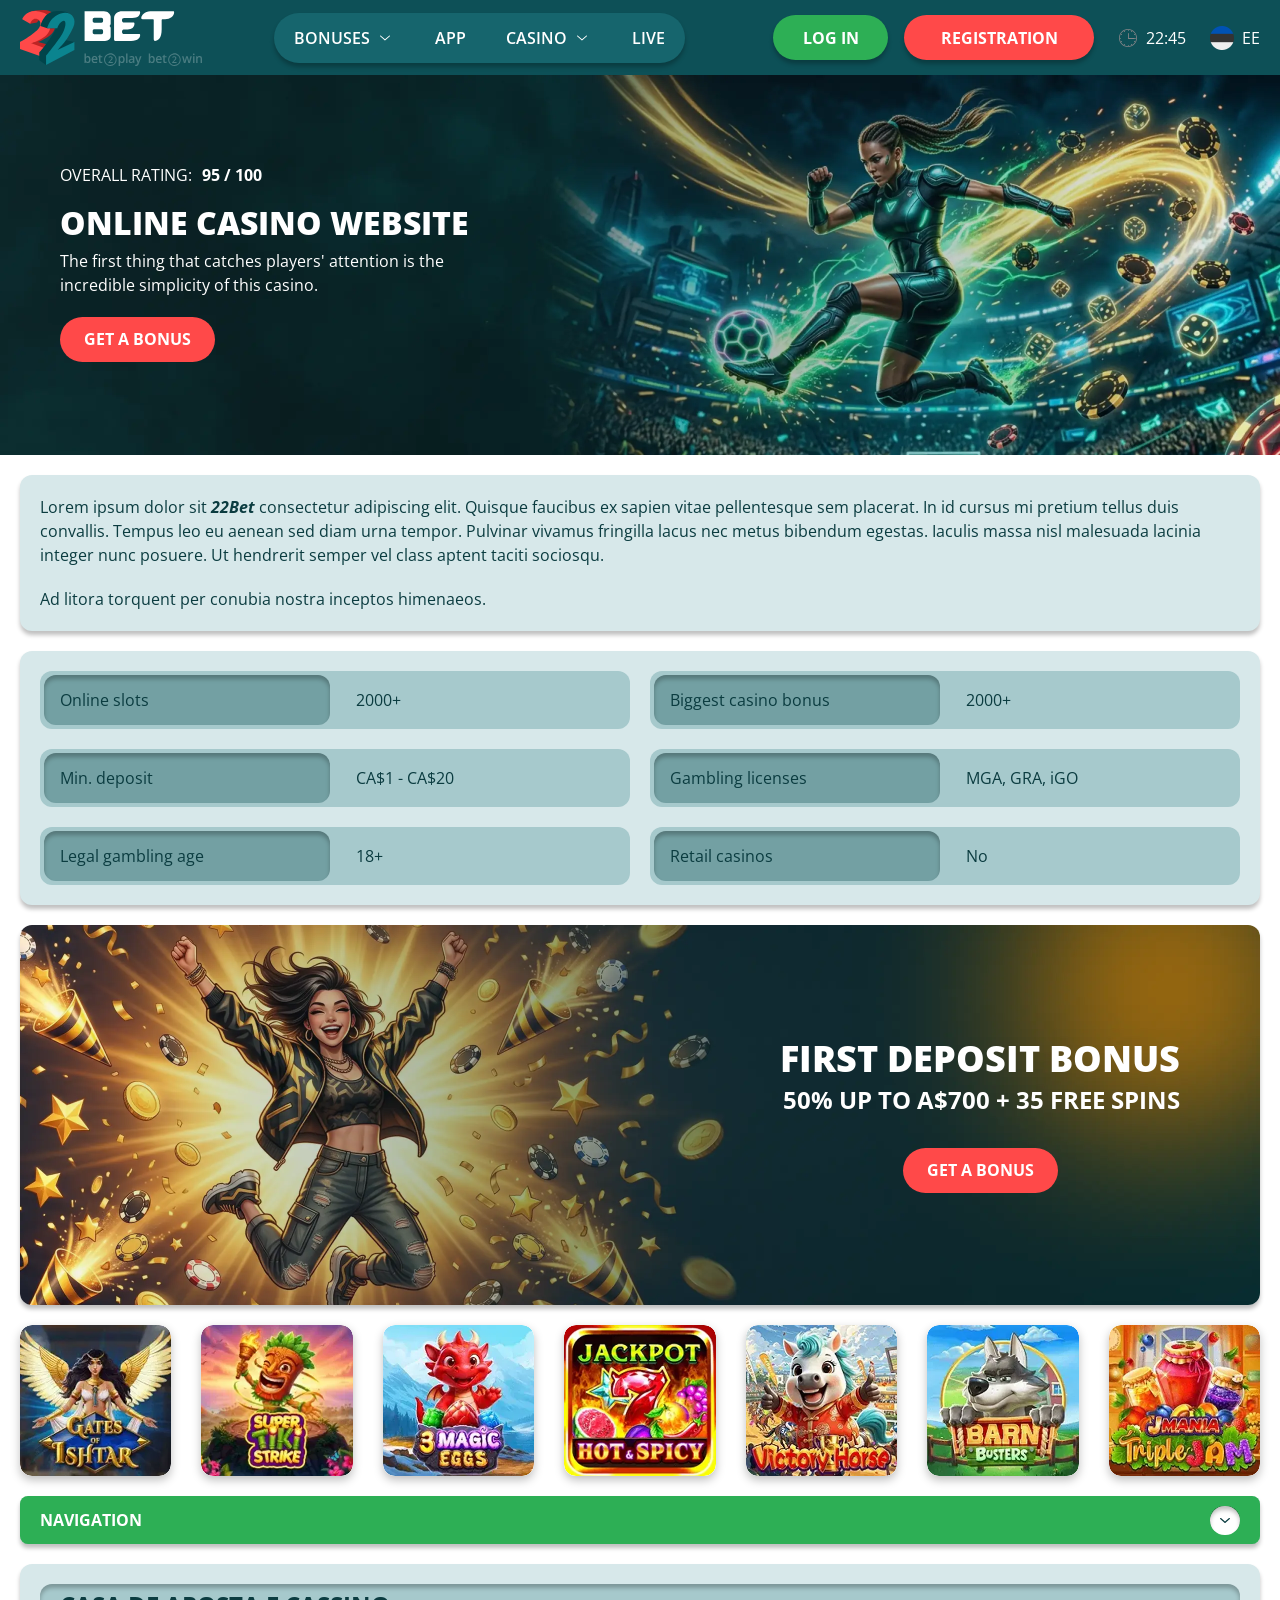
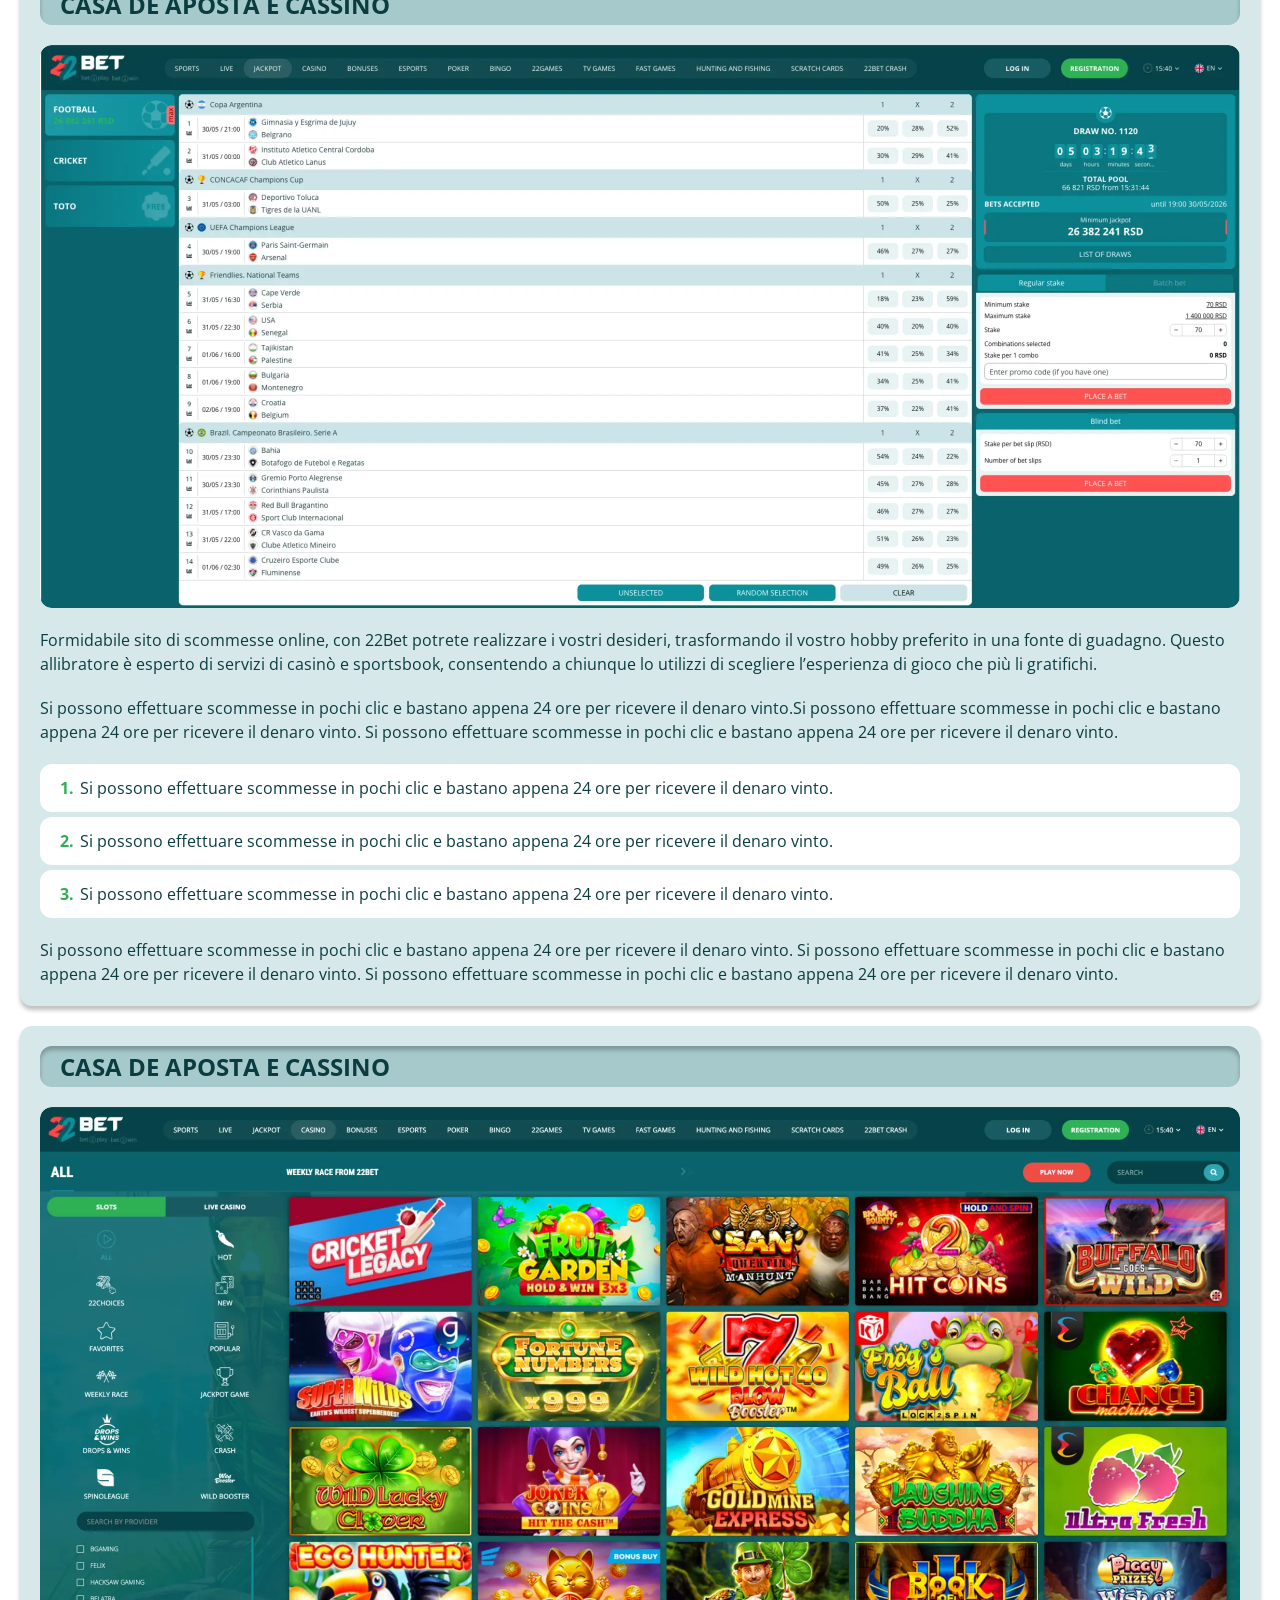
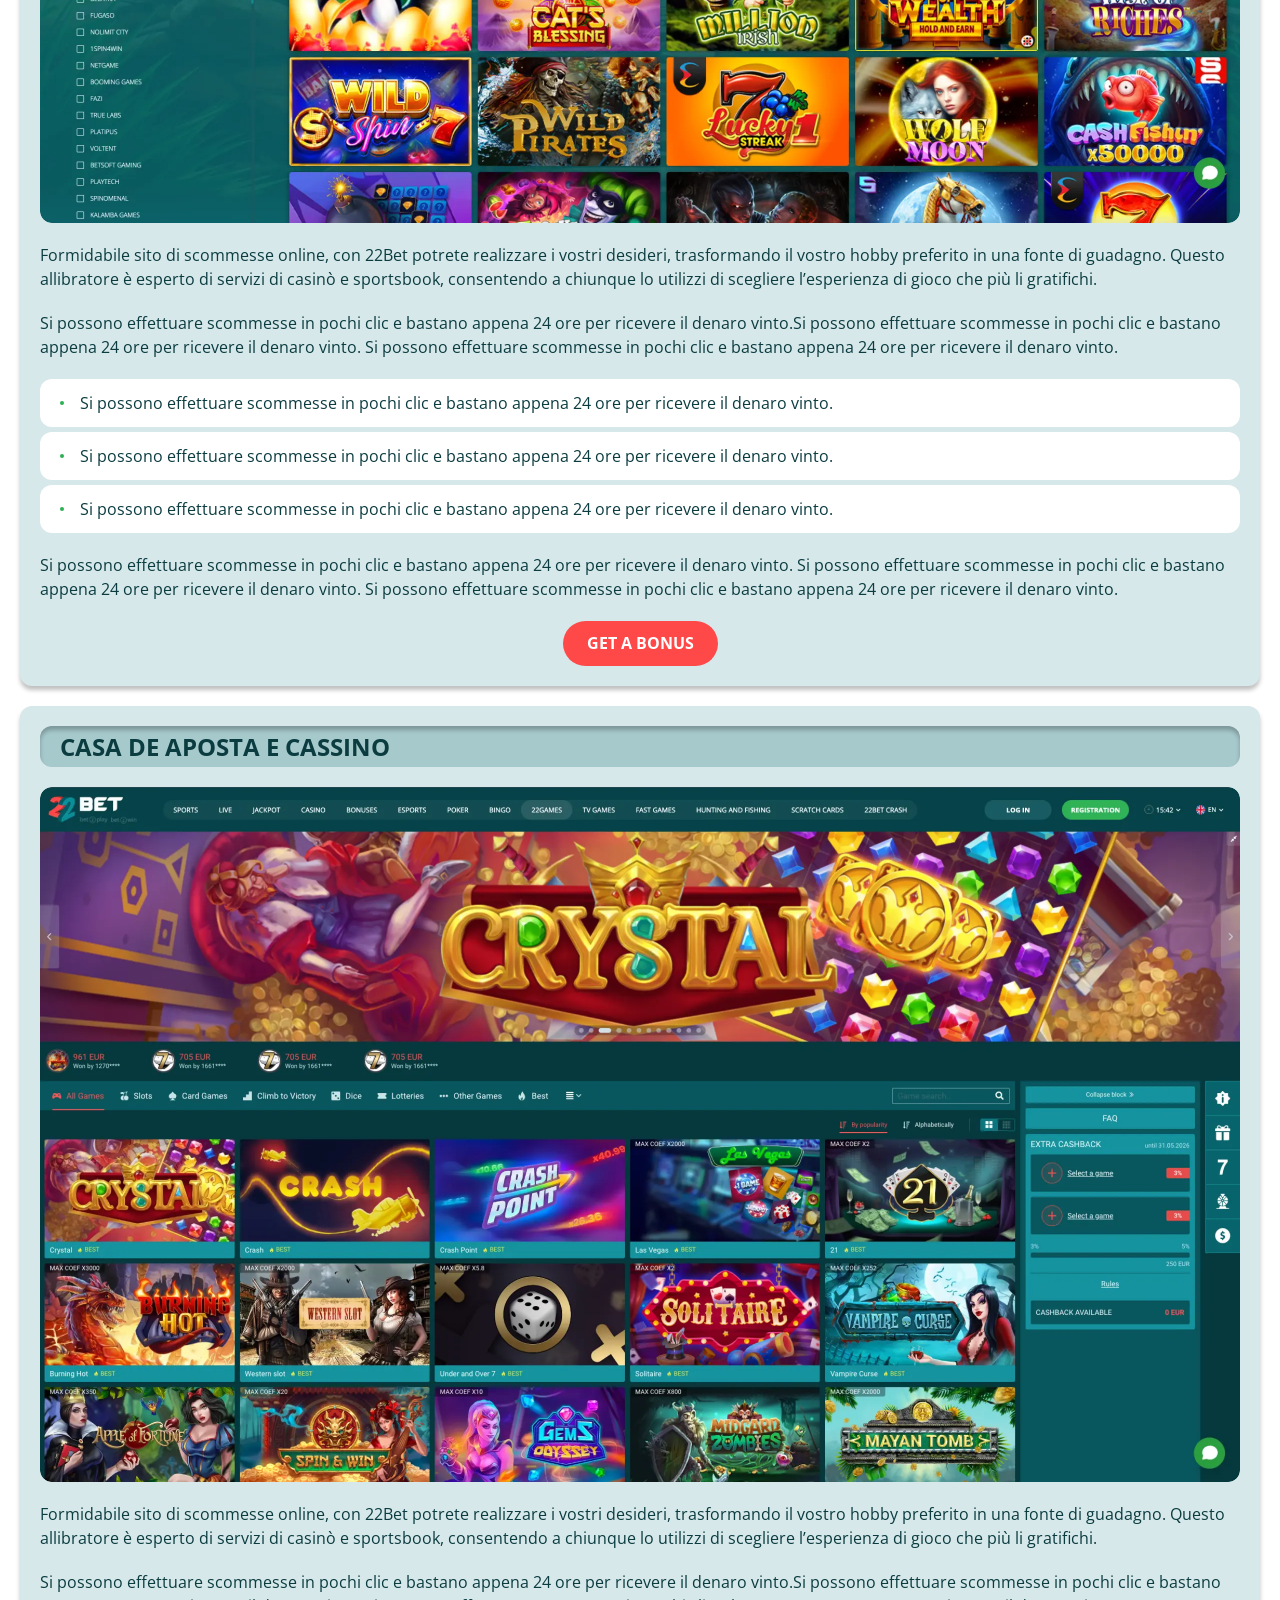
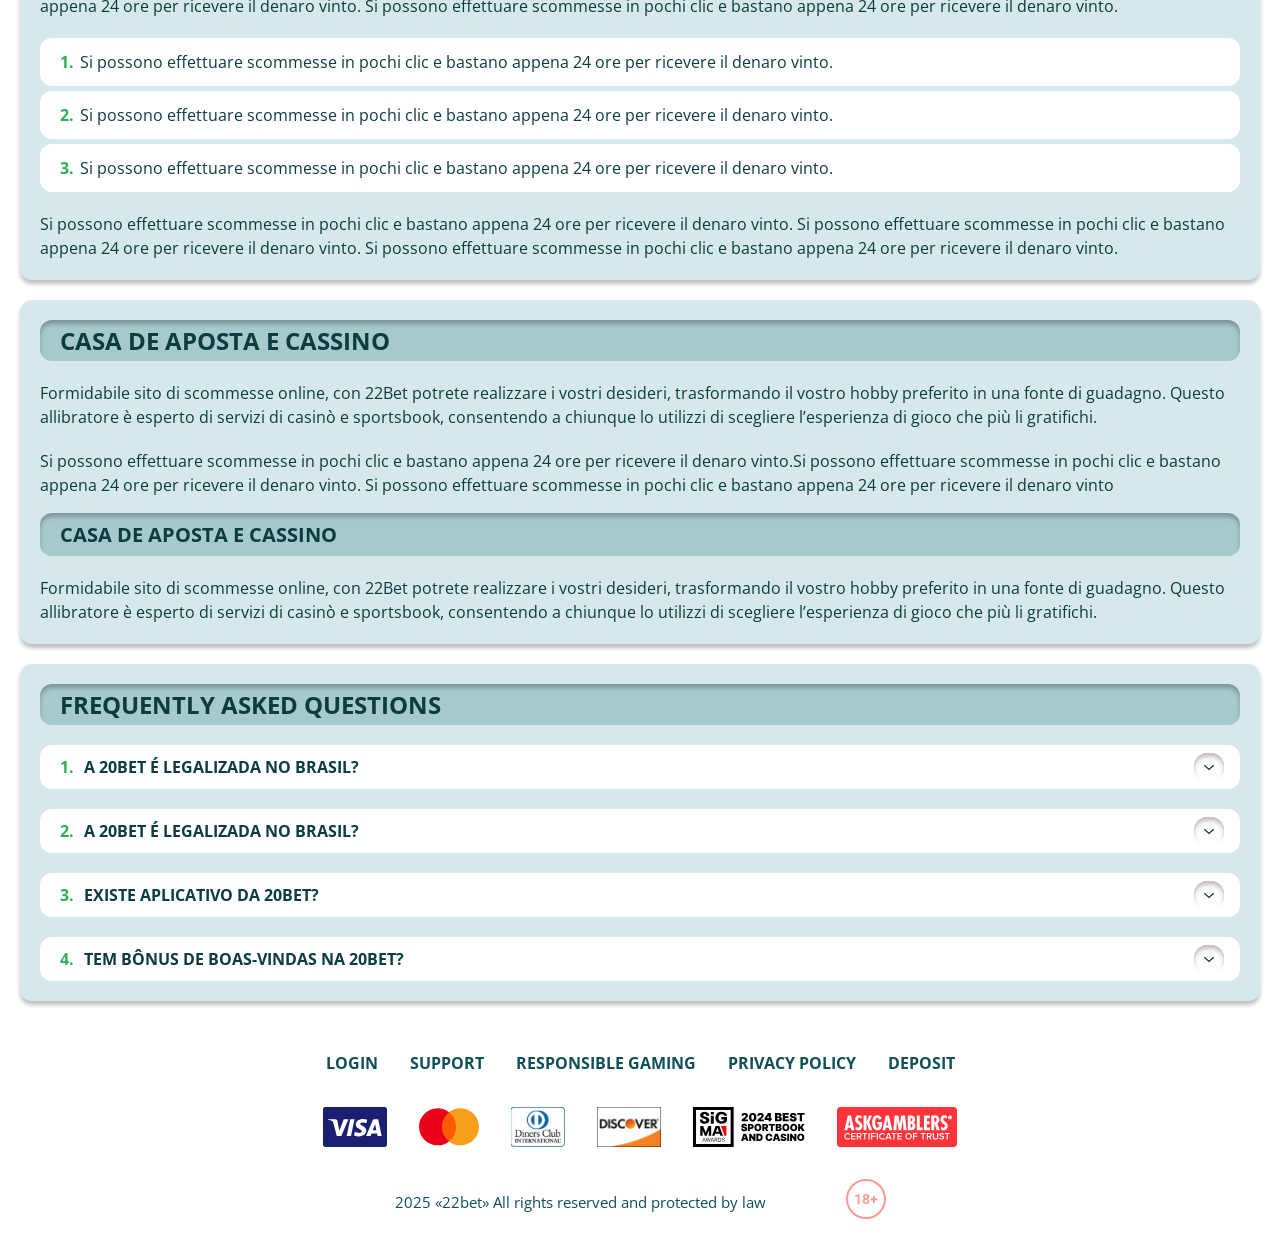
<file: index.html>
<!DOCTYPE html>
<html lang="ee">
  <head>
    <meta charset="UTF-8" />
   
    <meta name="viewport" content="width=device-width, initial-scale=1.0" />
    <title>22Bet </title>
    <meta name="description" content />
    <meta property="og:site_name" content />
    <meta property="og:title" content />
    <meta property="og:type" content="website" />
    <meta property="og:url" content />
    <meta property="og:image" content />
    <meta property="og:image:alt" content />
    <meta property="og:locale" content="ee" />
    <meta property="og:description" content />
    <link rel="preconnect" href="https://fonts.googleapis.com" />
    <link rel="preconnect" href="https://fonts.gstatic.com" crossorigin="anonymous" />
   <link href="https://fonts.googleapis.com/css2?family=Open+Sans:ital,wght@0,300..800;1,300..800&display=swap" rel="stylesheet">
<link href="https://fonts.googleapis.com/css?family=Roboto+Condensed&display=swap" rel="stylesheet">

   <link rel="stylesheet" href="./css/reset.css" />
    <link rel="stylesheet" href="./css/main.css" />
    <link rel="stylesheet" href="./css/media.css"/>
    <link rel="icon" href="./images/Group.png" type="image/x-icon"/>
    <script
    src="https://code.jquery.com/jquery-3.6.1.min.js"
    integrity="sha256-o88AwQnZB+VDvE9tvIXrMQaPlFFSUTR+nldQm1LuPXQ="
    crossorigin="anonymous"
  ></script>
  </head>
  <body>
    <header class="header">
      <section class="content header__content">
        <a href="./index.html" class="logo header__logo"
          ><img src="./images/logo.svg" alt="logo" title
        /></a>
        <button class="header__btn-menu" >
          <svg width="16px" height="16px" viewBox="0 0 16 16" xmlns="http://www.w3.org/2000/svg">
              <rect y="0" width="16" height="3" rx="1.5"></rect>
              <rect y="6.5" width="16" height="3" rx="1.5"></rect>
              <rect y="13" width="16" height="3" rx="1.5"></rect>
            </svg>
        </button>

          <nav class="menu header__menu">
            <ul class="header__menu-list">
                
              <li class="" >
              <div class="header__menu-wrapper">
                <div class="js-button-expander js-button-expander--menu" >
                <a href="./bonus.html" >
                <span>Bonuses</span>
              </a>
              </div>
              <div class="header__menu-wrap js-expand-content js-expand-content--menu">
                <ul >
                  <li>
                    <a href="./freeSpins.html">
                    <span>Free Spins</span>
                  </a></li>
                  <li><a href="./promoCode.html">
                    <span>Promo Code</span>
                  </a>
                </li>
                  <li><a href="./welcomeBonus.html">
                    <span>Welcome Bonus</span>
                  </a>
                </li>
                <li><a href="./vip.html">
                    <span>VIP</span>
                  </a>
                </li>
                </ul>
              </div>
              </div>
               <a href="./bonus.html" class="header__menu-item">
                <span>Bonuses</span>
              </a>
            </li>
              <li>
                <a href="./app.html">
                 App
                </a>
              </li>
              
              <li class="">
              <div class="header__menu-wrapper">
                <div class="js-button-expander js-button-expander--menu" >
                <a href="./casino.html" >
                <span> Casino</span>
              </a>
              </div>
              <div class="header__menu-wrap js-expand-content js-expand-content--menu">
                <ul >
                  <li>
                    <a href="./slots.html">
                    <span>Slots</span>
                  </a></li>
                 
                </ul>
              </div>
              </div>
               <a href="./casino.html" class="header__menu-item">
                <span>Casino</span>
              </a>
            </li>
               <li>
                <a href="./live.html">
               Live
                </a>
              </li>
              <li>
                    <a href="./freeSpins.html">
                    <span>Free Spins</span>
                  </a></li>
                  <li><a href="./promoCode.html">
                    <span>Promo Code</span>
                  </a>
                </li>
                  <li><a href="./welcomeBonus.html">
                    <span>Welcome Bonus</span>
                  </a>
                </li>
                <li><a href="./vip.html">
                    <span>VIP</span>
                  </a>
                </li>
             <li>
                    <a href="./slots.html">
                    <span>Slots</span>
                  </a></li>
             
             
            </ul>
            <div class="header__button header__button-menu " >
              <a href="#" class="button  button__login-menu">log in</a>
              <a href="#" class="button button__menu">registration</a>
            </div>
           
          </nav>
            <a href="#" class="button button__login">log in</a>
            <a href="#" class="button button__singup">registration</a>
            <div id="clock" class="header__time">00:00</div>
            <a href="#" class="header__flag">
                <span><img src="./images/flag.png" alt="flag" title /></span>
                <span>ee</span>
              </a>
      </section>
    </header>
     <main class="main home main-page">
        <section class=" hero hero__page">
           
            <div class="background">
              <img src="./images/main/bg-main.webp" alt="hero" title />
              
            </div>
            <div class="hero__wrapper">
              <div class="hero__data">
                <div class="hero__rating" >
                  <p>Overall Rating:</p>
                 
                  <span >
                    <span >95</span>
                  <span>/</span> 
                  <span >100</span>
                  
                  </span>
                </div>
                <h1 class="title general hero__title">
                 Online Casino Website
                </h1>
                <p class="hero__text">The first thing that catches players' attention is the incredible simplicity of this casino.</p>
                <a href="#" class="button  hero__button">Get a Bonus</a>
               
              </div>
             
            </div>
          </section>
      <section class="main__wrap main__wrap-page">
       
       <section class="content__wrapper content__wrapper-page">

         
        
       
          <section class="content article">
            <p>
             Lorem ipsum dolor sit <a href="#">22Bet</a> consectetur adipiscing elit. Quisque faucibus ex sapien vitae pellentesque sem placerat. In id cursus mi pretium tellus duis convallis. Tempus leo eu aenean sed diam urna tempor. Pulvinar vivamus fringilla lacus nec metus bibendum egestas. Iaculis massa nisl malesuada lacinia integer nunc posuere. Ut hendrerit semper vel class aptent taciti sociosqu.
            </p>
            <p>
             Ad litora torquent per conubia nostra inceptos himenaeos.
            </p>
          </section>
      <section class="content features">
           
              <table class="features__table">
               <tbody class="features__group">
                 
                   <tr>
                   <td>Online slots</td>
                   <td>2000+</td>
                  </tr>
                  <tr>
                   <td>Biggest casino bonus</td>
                   <td>2000+</td>
                  </tr>
                  <tr>
                   <td>Min. deposit</td>
                   <td>CA$1 - CA$20</td>
                  </tr>
              
                     <tr>
                     <td>Gambling licenses</td>
                     <td>MGA, GRA, iGO</td>
                   </tr>
                   <tr>
                     <td>Legal gambling age</td>
                     <td>18+</td>
                   </tr>
                   <tr>
                     <td>Retail casinos</td>
                     <td>No</td>
                   </tr>
                
               </tbody>
             </table>
            
         
           </section>  

        
             
             <section class="content banner banner-main">
            <div class="background ">
              
              <img src="./images/main/banner-main.webp" alt="banner" title />
              
            </div>
            <div class="banner__info">
              
              <h2 class="title high banner__title-main">
                  
               first Deposit Bonus
              </h2>
            <p class="banner__subtitle">50% up to A$700 + 35 Free spins</p>
              <a href="#" class="button banner__button">Get a Bonus</a>
            </div>
          </section>
          
           <section class="content casino">
           
              <ul class="casino__list ">
                <li class="casino__item">
                    <a href="#"><div class="casino__wrapper">
                      <img class="casino__img" src="./images/main/card-main1.webp" alt="" title>
                    <div class="casino__hover casino__hover-live">
                        
                        <div class="casino-box">
                            
                        <span href="#" class="button  casino__buttons"><img src="./images/card-button.svg" alt="" title></span>
                        </div>
                    </div>
                    </div>
                    </a>
                </li>
                <li class="casino__item">
                  <a href="#"><div class="casino__wrapper">
                      <img class="casino__img" src="./images/main/card-main2.webp" alt="" title>
                    <div class="casino__hover casino__hover-live">
                        
                        <div class="casino-box">
                            
                        <span href="#" class="button  casino__buttons"><img src="./images/card-button.svg" alt="" title></span>
                        </div>
                    </div>
                    </div>
                    </a>
              </li>
              <li class="casino__item">
              <a href="#"><div class="casino__wrapper">
                      <img class="casino__img" src="./images/main/card-main3.webp" alt="" title>
                    <div class="casino__hover casino__hover-live">
                        
                        <div class="casino-box">
                            
                        <span href="#" class="button  casino__buttons"><img src="./images/card-button.svg" alt="" title></span>
                        </div>
                    </div>
                    </div>
                    </a>
            </li>
             <li class="casino__item">
                <a href="#"><div class="casino__wrapper">
                      <img class="casino__img" src="./images/main/card-main4.webp" alt="" title>
                    <div class="casino__hover casino__hover-live">
                        
                        <div class="casino-box">
                            
                        <span href="#" class="button  casino__buttons"><img src="./images/card-button.svg" alt="" title></span>
                        </div>
                    </div>
                    </div>
                    </a>
            </li>
             <li class="casino__item">
               <a href="#"><div class="casino__wrapper">
                      <img class="casino__img" src="./images/main/card-main5.webp" alt="" title>
                    <div class="casino__hover casino__hover-live">
                        
                        <div class="casino-box">
                            
                        <span href="#" class="button  casino__buttons"><img src="./images/card-button.svg" alt="" title></span>
                        </div>
                    </div>
                    </div>
                    </a>
            </li>
             <li class="casino__item">
                <a href="#"><div class="casino__wrapper">
                      <img class="casino__img" src="./images/main/card-main6.webp" alt="" title>
                    <div class="casino__hover casino__hover-live">
                        
                        <div class="casino-box">
                            
                        <span href="#" class="button  casino__buttons"><img src="./images/card-button.svg" alt="" title></span>
                        </div>
                    </div>
                    </div>
                    </a>
            </li>
             <li class="casino__item">
              <a href="#"><div class="casino__wrapper">
                      <img class="casino__img" src="./images/main/card-main7.webp" alt="" title>
                    <div class="casino__hover casino__hover-live">
                        
                        <div class="casino-box">
                            
                        <span href="#" class="button  casino__buttons"><img src="./images/card-button.svg" alt="" title></span>
                        </div>
                    </div>
                    </div>
                    </a>
            </li>
            

              </ul>
         </section>
              <section class="content menu-review__content">
              

            
                <div class="menu__review-desk menu__review-content">Navigation</div>
                <ul class="menu__review menu__review-list">
                  <li><a href="#">Lorem ipsum dolor sit</a></li>
                    <li><a href="#">Amet consectetur adipiscing</a></li>
                      <li><a href="#">Quisque faucibus ex sapien vitae</a></li>
                        <li><a href="#">Ut hendrerit sempero</a></li>
                          <li><a href="#">Pulvinar vivamus fringilla</a></li>
                           <li><a href="#">Ad litora torquent per conubia</a></li>
                         
                          
                </ul>
             
          
          </section>
          
        
          <section class="content article">
            <h2 class="title high article__title">Casa de Aposta e Cassino</h2>
             <div class="images">
              <img src="./images/main/image1-main.webp" alt="banner" title />
            </div>
            <p>
             Formidabile sito di scommesse online, con 22Bet potrete realizzare i vostri desideri, trasformando il vostro hobby preferito in una fonte di guadagno. Questo allibratore è esperto di servizi di casinò e sportsbook, consentendo a chiunque lo utilizzi di scegliere l’esperienza di gioco che più li gratifichi.
            </p>
            <p>
             Si possono effettuare scommesse in pochi clic e bastano appena 24 ore per ricevere il denaro vinto.Si possono effettuare scommesse in pochi clic e bastano appena 24 ore per ricevere il denaro vinto. Si possono effettuare scommesse in pochi clic e bastano appena 24 ore per ricevere il denaro vinto.
            </p>
           <ol>
              <li>Si possono effettuare scommesse in pochi clic e bastano appena 24 ore per ricevere il denaro vinto.</li>
              <li>Si possono effettuare scommesse in pochi clic e bastano appena 24 ore per ricevere il denaro vinto.</li>
              <li>Si possono effettuare scommesse in pochi clic e bastano appena 24 ore per ricevere il denaro vinto.</li>
            </ol>
            <p>Si possono effettuare scommesse in pochi clic e bastano appena 24 ore per ricevere il denaro vinto. Si possono effettuare scommesse in pochi clic e bastano appena 24 ore per ricevere il denaro vinto. Si possono effettuare scommesse in pochi clic e bastano appena 24 ore per ricevere il denaro vinto.</p>
          </section>
           <section class="content article">
            <h2 class="title high article__title">Casa de Aposta e Cassino</h2>
             <div class="images">
              <img src="./images/main/image2-main.webp" alt="banner" title />
            </div>
            <p>
             Formidabile sito di scommesse online, con 22Bet potrete realizzare i vostri desideri, trasformando il vostro hobby preferito in una fonte di guadagno. Questo allibratore è esperto di servizi di casinò e sportsbook, consentendo a chiunque lo utilizzi di scegliere l’esperienza di gioco che più li gratifichi.
            </p>
            <p>
             Si possono effettuare scommesse in pochi clic e bastano appena 24 ore per ricevere il denaro vinto.Si possono effettuare scommesse in pochi clic e bastano appena 24 ore per ricevere il denaro vinto. Si possono effettuare scommesse in pochi clic e bastano appena 24 ore per ricevere il denaro vinto.
            </p>
           <ul>
              <li>Si possono effettuare scommesse in pochi clic e bastano appena 24 ore per ricevere il denaro vinto.</li>
              <li>Si possono effettuare scommesse in pochi clic e bastano appena 24 ore per ricevere il denaro vinto.</li>
              <li>Si possono effettuare scommesse in pochi clic e bastano appena 24 ore per ricevere il denaro vinto.</li>
            </ul>
            <p>Si possono effettuare scommesse in pochi clic e bastano appena 24 ore per ricevere il denaro vinto. Si possono effettuare scommesse in pochi clic e bastano appena 24 ore per ricevere il denaro vinto. Si possono effettuare scommesse in pochi clic e bastano appena 24 ore per ricevere il denaro vinto.</p>
         <a href="#" class="button">Get a Bonus</a>
          </section>
           <section class="content article">
            <h2 class="title high article__title">Casa de Aposta e Cassino</h2>
             <div class="images">
              <img src="./images/main/image3-main.webp" alt="banner" title />
            </div>
            <p>
             Formidabile sito di scommesse online, con 22Bet potrete realizzare i vostri desideri, trasformando il vostro hobby preferito in una fonte di guadagno. Questo allibratore è esperto di servizi di casinò e sportsbook, consentendo a chiunque lo utilizzi di scegliere l’esperienza di gioco che più li gratifichi.
            </p>
            <p>
             Si possono effettuare scommesse in pochi clic e bastano appena 24 ore per ricevere il denaro vinto.Si possono effettuare scommesse in pochi clic e bastano appena 24 ore per ricevere il denaro vinto. Si possono effettuare scommesse in pochi clic e bastano appena 24 ore per ricevere il denaro vinto.
            </p>
           <ol>
              <li>Si possono effettuare scommesse in pochi clic e bastano appena 24 ore per ricevere il denaro vinto.</li>
              <li>Si possono effettuare scommesse in pochi clic e bastano appena 24 ore per ricevere il denaro vinto.</li>
              <li>Si possono effettuare scommesse in pochi clic e bastano appena 24 ore per ricevere il denaro vinto.</li>
            </ol>
            <p>Si possono effettuare scommesse in pochi clic e bastano appena 24 ore per ricevere il denaro vinto. Si possono effettuare scommesse in pochi clic e bastano appena 24 ore per ricevere il denaro vinto. Si possono effettuare scommesse in pochi clic e bastano appena 24 ore per ricevere il denaro vinto.</p>
          </section>
           <section class="content article">
            <h2 class="title high article__title">Casa de Aposta e Cassino</h2>
            <p>Formidabile sito di scommesse online, con 22Bet potrete realizzare i vostri desideri, trasformando il vostro hobby preferito in una fonte di guadagno. Questo allibratore è esperto di servizi di casinò e sportsbook, consentendo a chiunque lo utilizzi di scegliere l’esperienza di gioco che più li gratifichi.</p>
            <p>Si possono effettuare scommesse in pochi clic e bastano appena 24 ore per ricevere il denaro vinto.Si possono effettuare scommesse in pochi clic e bastano appena 24 ore per ricevere il denaro vinto. Si possono effettuare scommesse in pochi clic e bastano appena 24 ore per ricevere il denaro vinto</p>
            <h3>Casa de Aposta e Cassino</h3>
            <p>Formidabile sito di scommesse online, con 22Bet potrete realizzare i vostri desideri, trasformando il vostro hobby preferito in una fonte di guadagno. Questo allibratore è esperto di servizi di casinò e sportsbook, consentendo a chiunque lo utilizzi di scegliere l’esperienza di gioco che più li gratifichi.</p>
           </section>

          <section class="content faq">
            <h2 class="title high faq__title">Frequently Asked Questions</h2>
            <ol class="faq__list " >
              <li class="faq__item"  >
                <h3 class="title medium faq__subtitle js-button-expander js-button-expander--faq"  >A 20Bet é legalizada no Brasil?
                 </h3>
                <div  class="faq__answer js-expand-content js-expand-content--faq" >
                  <p  >
                    Sim, a casa de apostas tem licença emitida por Curaçao, que é reconhecida no Brasil e a permite atuar por aqui.
                  </p>
                </div>
              </li>
              <li class="faq__item"  >
                <h3 class="title medium faq__subtitle js-button-expander js-button-expander--faq"  >A 20Bet é legalizada no Brasil?</h3>
                <div class="faq__answer js-expand-content js-expand-content--faq" >
                  <p  >
                    Sim, a casa de apostas tem licença emitida por Curaçao, que é reconhecida no Brasil e a permite atuar por aqui.
                  </p>
                </div>
              </li> 
              <li class="faq__item"  >
                <h3 class="title medium faq__subtitle js-button-expander js-button-expander--faq"  >Existe aplicativo da 20Bet?</h3>
                <div class="faq__answer js-expand-content js-expand-content--faq" >
                  <p  >
                   Sim, disponível para sistemas operacionais iOS e Android.
                  </p>
                </div>
              </li> 
              <li class="faq__item"  >
                <h3 class="title medium faq__subtitle js-button-expander js-button-expander--faq"  >Tem bônus de boas-vindas na 20Bet?</h3>
                <div class="faq__answer js-expand-content js-expand-content--faq" >
                  <p  >
                   O pacote especial para novos usuários da 20Bet paga 100% sobre o primeiro depósito, com limite de 600 BRL.
                  </p>
                </div>
              </li> 
             
            </ol>
          </section>
          
        </section> 
      
        <div class=""  onclick="scrollToTop()">
          <button class="main__arrow" id="scrollToTopBtn"></button>
        </div> 
        
      </section>
    </main> 
     <footer class=" footer ">
      <section class="content footer__content">
        <ul class="footer__menu">
         <li><a href="./login.html">Login</a></li>
         <li><a href="./support.html">Support</a></li>
         <li><a href="./responsible.html">Responsible Gaming</a></li>
         <li><a href="./policy.html">Privacy Policy</a></li>
         <li><a href="./deposit.html">Deposit</a></li>
        </ul>
       
          <ul class="footer__cards-list">
           
            <li>
              <a href="#"
                ><img src="./images/visa.svg" alt="cardvisa" title
              /></a>
            </li>
            <li>
              <a href="#"
                ><img
                  src="./images/mastercard.svg"
                  alt="mastercard"
                  title
              /></a>
            </li>
            <li>
                <a href="#"
                  ><img src="./images/diners.svg" alt="diners" title
                /></a>
              </li>
              <li>
                <a href="#"
                  ><img src="./images/discover.svg" alt="discover" title
                /></a>
              </li>
              <li>
                <a href="#"
                  ><img src="./images/sigma.svg" alt="sigma" title
                /></a>
              </li>
              <li>
                <a href="#"
                  ><img src="./images/ask.svg" alt="ask" title
                /></a>
              </li>
            
          </ul>
       
        <div class="footer__wrapp">
          <div class="footer__text">
           
            <p>2025 «22bet» All rights reserved and protected by law
</p>
           
          </div>
          <div class="footer__age">
            <img src="./images/age.svg" alt="age" title />
          </div>
        </div>
      
      </section>
    </footer>
    <script src="./js/arrowUp.js" defer></script>
    <script src="./js/sidebar.js" defer></script>
    <script src="./js/expander.js" defer></script>
    <script src="./js/mobile-menu.js" defer></script>
    <script src="./js/clock.js" defer></script>
  </body>
</html>
</file>
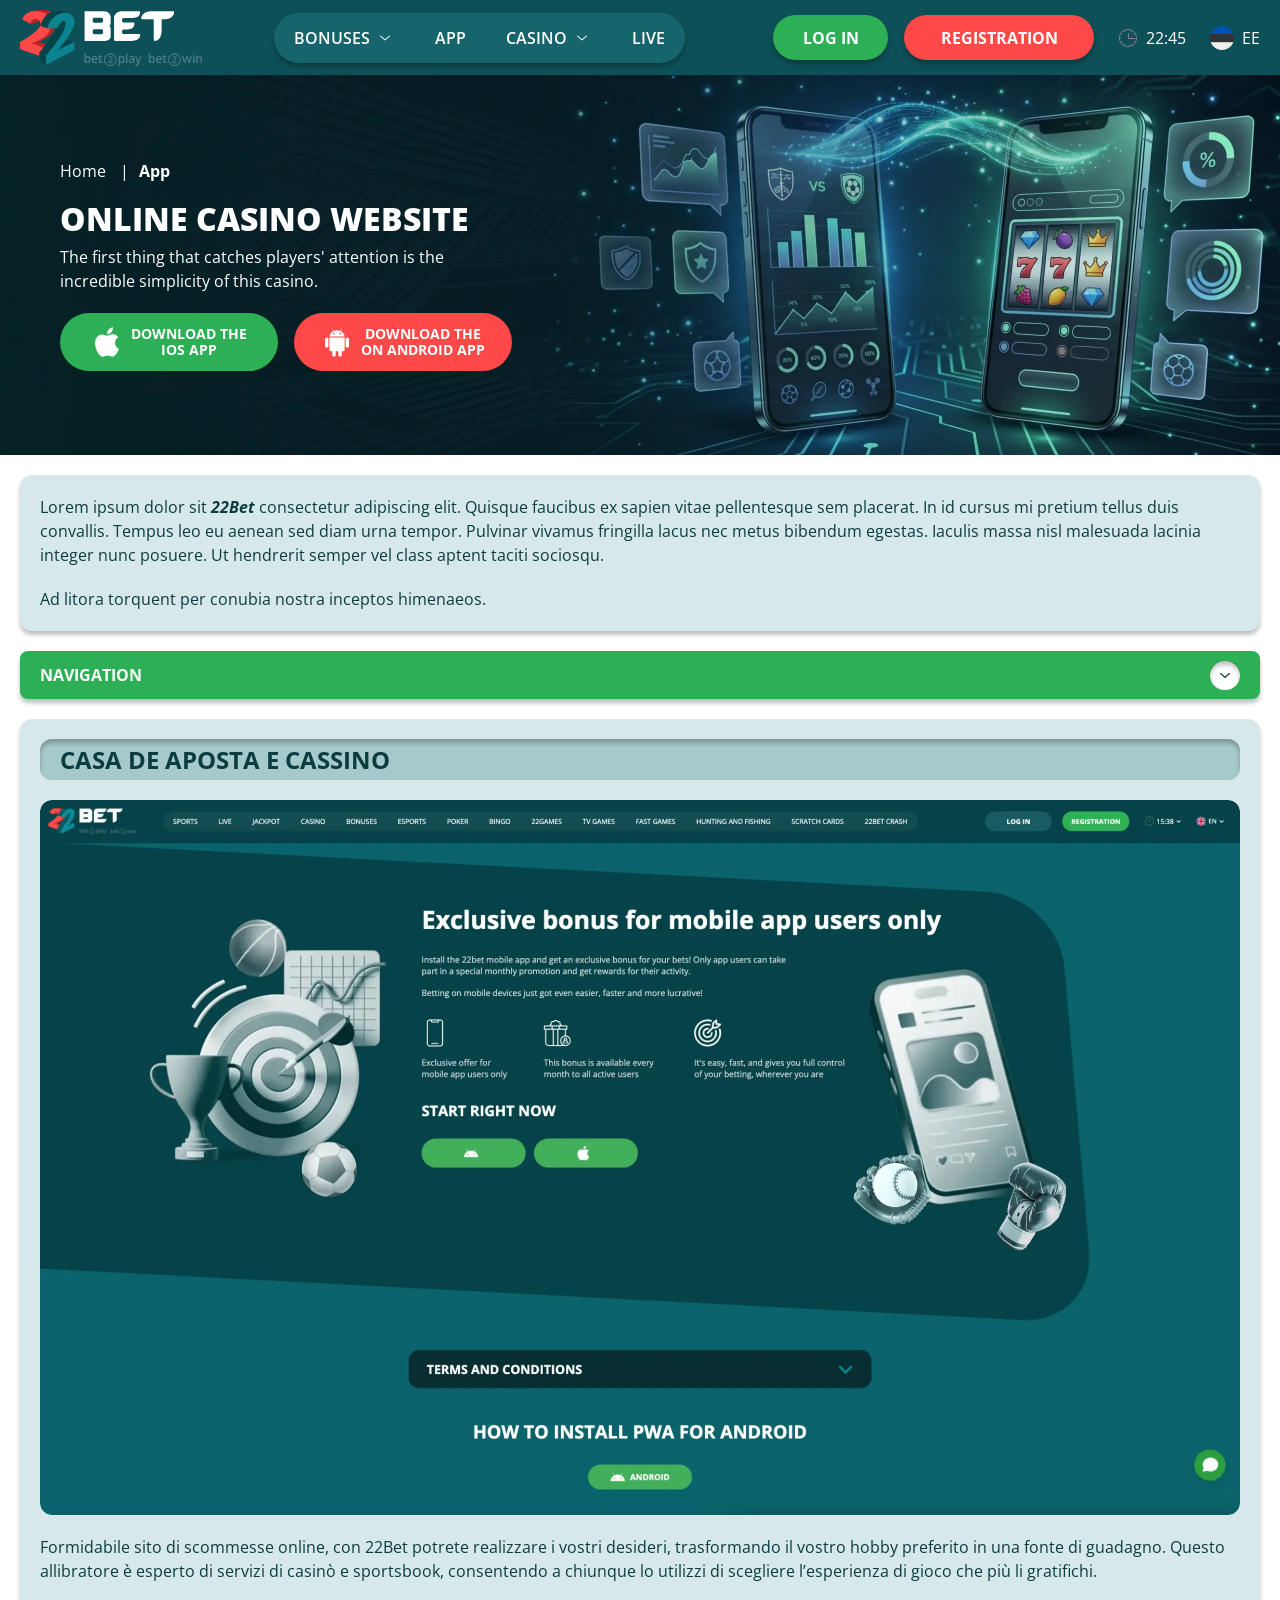
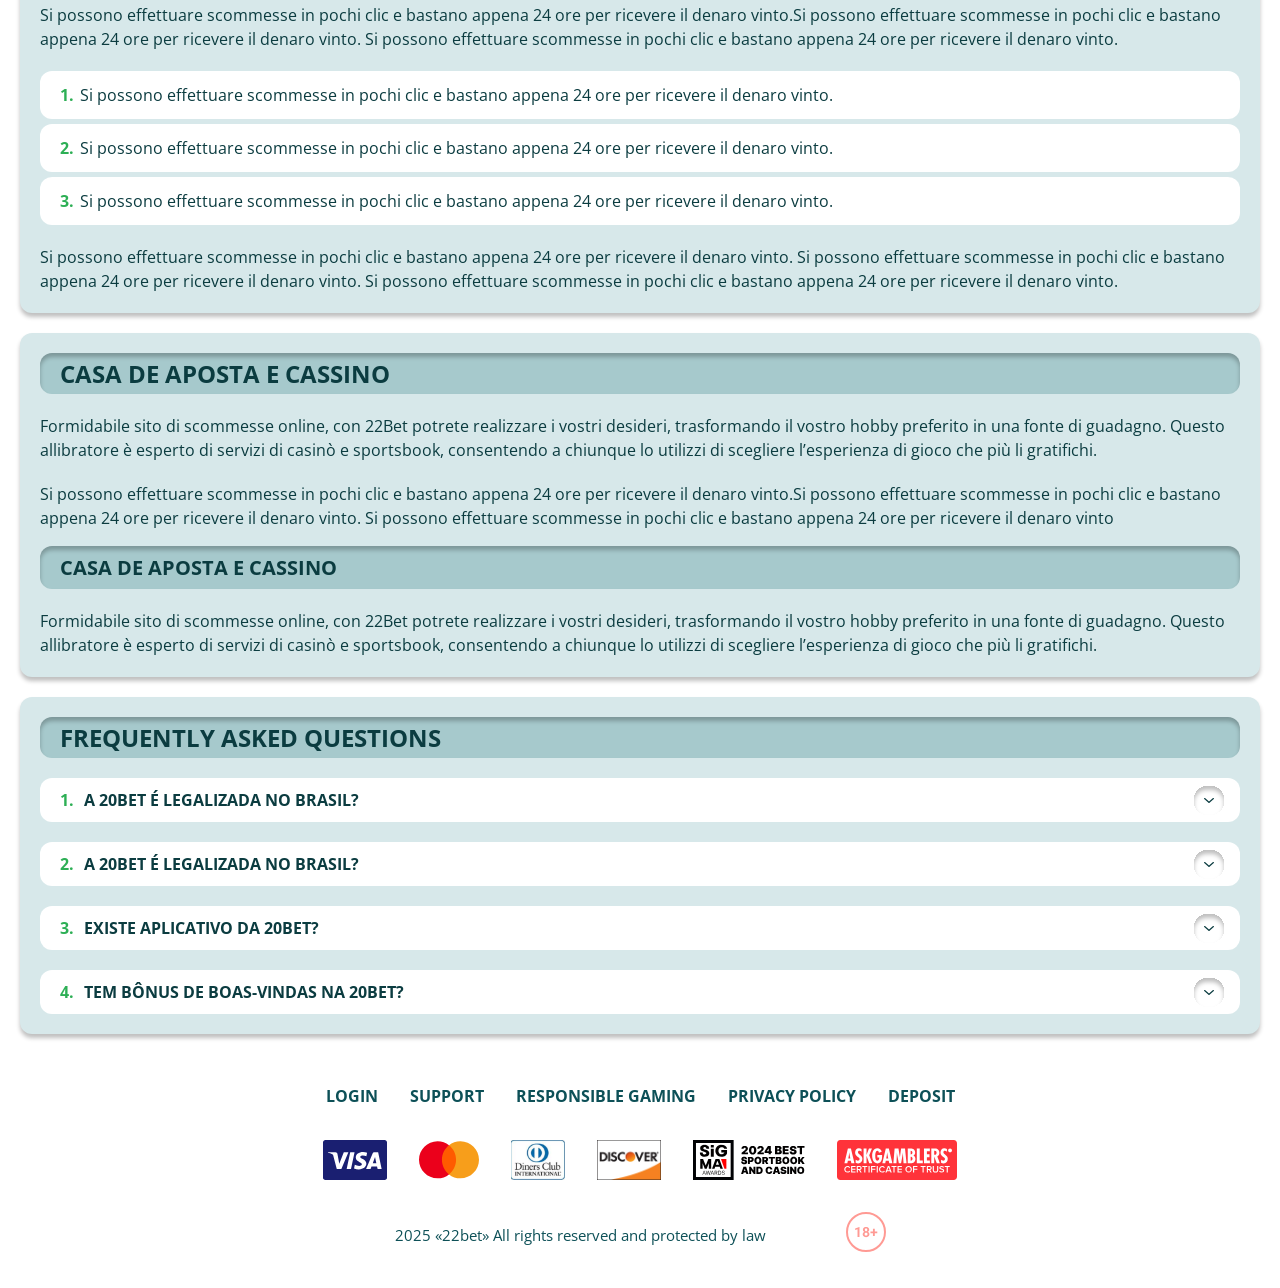
<file: app.html>
<!DOCTYPE html>
<html lang="ee">
  <head>
    <meta charset="UTF-8" />
   
    <meta name="viewport" content="width=device-width, initial-scale=1.0" />
    <title>22Bet </title>
    <meta name="description" content />
    <meta property="og:site_name" content />
    <meta property="og:title" content />
    <meta property="og:type" content="website" />
    <meta property="og:url" content />
    <meta property="og:image" content />
    <meta property="og:image:alt" content />
    <meta property="og:locale" content="ee" />
    <meta property="og:description" content />
    <link rel="preconnect" href="https://fonts.googleapis.com" />
    <link rel="preconnect" href="https://fonts.gstatic.com" crossorigin="anonymous" />
   <link href="https://fonts.googleapis.com/css2?family=Open+Sans:ital,wght@0,300..800;1,300..800&display=swap" rel="stylesheet">
<link href="https://fonts.googleapis.com/css?family=Roboto+Condensed&display=swap" rel="stylesheet">

   <link rel="stylesheet" href="./css/reset.css" />
    <link rel="stylesheet" href="./css/main.css" />
    <link rel="stylesheet" href="./css/media.css"/>
    <link rel="icon" href="./images/Group.png" type="image/x-icon"/>
    <script
    src="https://code.jquery.com/jquery-3.6.1.min.js"
    integrity="sha256-o88AwQnZB+VDvE9tvIXrMQaPlFFSUTR+nldQm1LuPXQ="
    crossorigin="anonymous"
  ></script>
  </head>
  <body>
    <header class="header">
      <section class="content header__content">
        <a href="./index.html" class="logo header__logo"
          ><img src="./images/logo.svg" alt="logo" title
        /></a>
        <button class="header__btn-menu" >
          <svg width="16px" height="16px" viewBox="0 0 16 16" xmlns="http://www.w3.org/2000/svg">
              <rect y="0" width="16" height="3" rx="1.5"></rect>
              <rect y="6.5" width="16" height="3" rx="1.5"></rect>
              <rect y="13" width="16" height="3" rx="1.5"></rect>
            </svg>
        </button>

          <nav class="menu header__menu">
            <ul class="header__menu-list">
                
              <li class="">
              <div class="header__menu-wrapper">
                <div class="js-button-expander js-button-expander--menu" >
                <a href="./bonus.html" >
                <span>Bonuses</span>
              </a>
              </div>
              <div class="header__menu-wrap js-expand-content js-expand-content--menu">
                <ul >
                  <li>
                    <a href="./freeSpins.html">
                    <span>Free Spins</span>
                  </a></li>
                  <li><a href="./promoCode.html">
                    <span>Promo Code</span>
                  </a>
                </li>
                  <li><a href="./welcomeBonus.html">
                    <span>Welcome Bonus</span>
                  </a>
                </li>
                <li><a href="./vip.html">
                    <span>VIP</span>
                  </a>
                </li>
                </ul>
              </div>
              </div>
               <a href="./bonus.html" class="header__menu-item">
                <span>Bonuses</span>
              </a>
            </li>
              <li>
                <a href="./app.html">
                 App
                </a>
              </li>
              
              <li class="">
              <div class="header__menu-wrapper">
                <div class="js-button-expander js-button-expander--menu" >
                <a href="./casino.html" >
                <span> Casino</span>
              </a>
              </div>
              <div class="header__menu-wrap js-expand-content js-expand-content--menu">
                <ul >
                  <li>
                    <a href="./slots.html">
                    <span>Slots</span>
                  </a></li>
                 
                </ul>
              </div>
              </div>
               <a href="./casino.html" class="header__menu-item">
                <span>Casino</span>
              </a>
            </li>
               <li>
                <a href="./live.html">
               Live
                </a>
              </li>
              <li>
                    <a href="./freeSpins.html">
                    <span>Free Spins</span>
                  </a></li>
                  <li><a href="./promoCode.html">
                    <span>Promo Code</span>
                  </a>
                </li>
                  <li><a href="./welcomeBonus.html">
                    <span>Welcome Bonus</span>
                  </a>
                </li>
                <li><a href="./vip.html">
                    <span>VIP</span>
                  </a>
                </li>
             <li>
                    <a href="./slots.html">
                    <span>Slots</span>
                  </a></li>
             
             
            </ul>
            <div class="header__button header__button-menu " >
              <a href="#" class="button  button__login-menu">log in</a>
              <a href="#" class="button button__menu">registration</a>
            </div>
           
          </nav>
            <a href="#" class="button button__login">log in</a>
            <a href="#" class="button button__singup">registration</a>
            <div id="clock" class="header__time">00:00</div>
            <a href="#" class="header__flag">
                <span><img src="./images/flag.png" alt="flag" title /></span>
                <span>ee</span>
              </a>
      </section>
    </header>
     <main class="main home main-page">
        <section class=" hero hero__page">
           
            <div class="background background-page">
              <img src="./images/app/bg-app.webp" alt="hero" title />
              
            </div>
            <div class="hero__wrapper hero__wrapper-page">
              <div class="hero__data hero__data-bonus">
                <ul
                class="breadcrumbs "
                
              >
                <li
                  
                >
                  <a href="#" >
                    <span >Home</span></a
                  >
                 
                </li>
                <li
                  
                >
                  <a href="/" > <span >App</span></a>
                 
                </li>
              </ul>
                <h1 class="title general hero__title">
                  Online Casino Website
                </h1>
                 <p class="hero__text">The first thing that catches players' attention is the incredible simplicity of this casino.</p>
               
              <div class="banner__content banner__content-app">
             
                  <a href="#" class="banner__btn banner__btn-app">
                    <img src="./images/main/apple-app.svg" alt="icon" title>
                   Download the </br>
IOS app
                  </a>
                  <a href="#" class="banner__btn banner__btn-android"
                    > <img src="./images/main/android-app.svg" alt="icon" title>Download the  </br>
on Android app</a
                  >
                </div>
              </div>
             
            </div>
          </section>
      <section class="main__wrap main__wrap-page">
       
       <section class="content__wrapper content__wrapper-page">

         
        
       
          <section class="content article">
            <p>
             Lorem ipsum dolor sit <a href="#">22Bet</a> consectetur adipiscing elit. Quisque faucibus ex sapien vitae pellentesque sem placerat. In id cursus mi pretium tellus duis convallis. Tempus leo eu aenean sed diam urna tempor. Pulvinar vivamus fringilla lacus nec metus bibendum egestas. Iaculis massa nisl malesuada lacinia integer nunc posuere. Ut hendrerit semper vel class aptent taciti sociosqu.
            </p>
            <p>
             Ad litora torquent per conubia nostra inceptos himenaeos.
            </p>
          </section>
         
       <section class="content menu-review__content">
              

            
                <div class="menu__review-desk menu__review-content">Navigation</div>
                <ul class="menu__review menu__review-list">
                  <li><a href="#">Lorem ipsum dolor sit</a></li>
                    <li><a href="#">Amet consectetur adipiscing</a></li>
                      <li><a href="#">Quisque faucibus ex sapien vitae</a></li>
                        <li><a href="#">Ut hendrerit sempero</a></li>
                          <li><a href="#">Pulvinar vivamus fringilla</a></li>
                           <li><a href="#">Ad litora torquent per conubia</a></li>
                         
                          
                </ul>
             
          
          </section>
        
          <section class="content article">
            <h2 class="title high article__title">Casa de Aposta e Cassino</h2>
             <div class="images">
              <img src="./images/app/image1-app.webp" alt="banner" title />
            </div>
            <p>
             Formidabile sito di scommesse online, con 22Bet potrete realizzare i vostri desideri, trasformando il vostro hobby preferito in una fonte di guadagno. Questo allibratore è esperto di servizi di casinò e sportsbook, consentendo a chiunque lo utilizzi di scegliere l’esperienza di gioco che più li gratifichi.
            </p>
            <p>
             Si possono effettuare scommesse in pochi clic e bastano appena 24 ore per ricevere il denaro vinto.Si possono effettuare scommesse in pochi clic e bastano appena 24 ore per ricevere il denaro vinto. Si possono effettuare scommesse in pochi clic e bastano appena 24 ore per ricevere il denaro vinto.
            </p>
           <ol>
              <li>Si possono effettuare scommesse in pochi clic e bastano appena 24 ore per ricevere il denaro vinto.</li>
              <li>Si possono effettuare scommesse in pochi clic e bastano appena 24 ore per ricevere il denaro vinto.</li>
              <li>Si possono effettuare scommesse in pochi clic e bastano appena 24 ore per ricevere il denaro vinto.</li>
            </ol>
            <p>Si possono effettuare scommesse in pochi clic e bastano appena 24 ore per ricevere il denaro vinto. Si possono effettuare scommesse in pochi clic e bastano appena 24 ore per ricevere il denaro vinto. Si possono effettuare scommesse in pochi clic e bastano appena 24 ore per ricevere il denaro vinto.</p>
          </section>
         
         
           <section class="content article">
            <h2 class="title high article__title">Casa de Aposta e Cassino</h2>
            <p>Formidabile sito di scommesse online, con 22Bet potrete realizzare i vostri desideri, trasformando il vostro hobby preferito in una fonte di guadagno. Questo allibratore è esperto di servizi di casinò e sportsbook, consentendo a chiunque lo utilizzi di scegliere l’esperienza di gioco che più li gratifichi.</p>
            <p>Si possono effettuare scommesse in pochi clic e bastano appena 24 ore per ricevere il denaro vinto.Si possono effettuare scommesse in pochi clic e bastano appena 24 ore per ricevere il denaro vinto. Si possono effettuare scommesse in pochi clic e bastano appena 24 ore per ricevere il denaro vinto</p>
            <h3>Casa de Aposta e Cassino</h3>
            <p>Formidabile sito di scommesse online, con 22Bet potrete realizzare i vostri desideri, trasformando il vostro hobby preferito in una fonte di guadagno. Questo allibratore è esperto di servizi di casinò e sportsbook, consentendo a chiunque lo utilizzi di scegliere l’esperienza di gioco che più li gratifichi.</p>
           </section>

          <section class="content faq">
            <h2 class="title high faq__title">Frequently Asked Questions</h2>
            <ul class="faq__list " >
              <li class="faq__item"  >
                <h3 class="title medium faq__subtitle js-button-expander js-button-expander--faq"  >A 20Bet é legalizada no Brasil?
                 </h3>
                <div  class="faq__answer js-expand-content js-expand-content--faq" >
                  <p  >
                    Sim, a casa de apostas tem licença emitida por Curaçao, que é reconhecida no Brasil e a permite atuar por aqui.
                  </p>
                </div>
              </li>
              <li class="faq__item"  >
                <h3 class="title medium faq__subtitle js-button-expander js-button-expander--faq"  >A 20Bet é legalizada no Brasil?</h3>
                <div class="faq__answer js-expand-content js-expand-content--faq" >
                  <p  >
                    Sim, a casa de apostas tem licença emitida por Curaçao, que é reconhecida no Brasil e a permite atuar por aqui.
                  </p>
                </div>
              </li> 
              <li class="faq__item"  >
                <h3 class="title medium faq__subtitle js-button-expander js-button-expander--faq"  >Existe aplicativo da 20Bet?</h3>
                <div class="faq__answer js-expand-content js-expand-content--faq" >
                  <p  >
                   Sim, disponível para sistemas operacionais iOS e Android.
                  </p>
                </div>
              </li> 
              <li class="faq__item"  >
                <h3 class="title medium faq__subtitle js-button-expander js-button-expander--faq"  >Tem bônus de boas-vindas na 20Bet?</h3>
                <div class="faq__answer js-expand-content js-expand-content--faq" >
                  <p  >
                   O pacote especial para novos usuários da 20Bet paga 100% sobre o primeiro depósito, com limite de 600 BRL.
                  </p>
                </div>
              </li> 
             
            </ul>
          </section>
          
        </section> 
      
        <div class=""  onclick="scrollToTop()">
          <button class="main__arrow" id="scrollToTopBtn"></button>
        </div> 
        
      </section>
    </main> 
 <footer class=" footer ">
      <section class="content footer__content">
        <ul class="footer__menu">
         <li><a href="./login.html">Login</a></li>
         <li><a href="./support.html">Support</a></li>
         <li><a href="./responsible.html">Responsible Gaming</a></li>
         <li><a href="./policy.html">Privacy Policy</a></li>
         <li><a href="./deposit.html">Deposit</a></li>
        </ul>
       
          <ul class="footer__cards-list">
           
            <li>
              <a href="#"
                ><img src="./images/visa.svg" alt="cardvisa" title
              /></a>
            </li>
            <li>
              <a href="#"
                ><img
                  src="./images/mastercard.svg"
                  alt="mastercard"
                  title
              /></a>
            </li>
            <li>
                <a href="#"
                  ><img src="./images/diners.svg" alt="diners" title
                /></a>
              </li>
              <li>
                <a href="#"
                  ><img src="./images/discover.svg" alt="discover" title
                /></a>
              </li>
              <li>
                <a href="#"
                  ><img src="./images/sigma.svg" alt="sigma" title
                /></a>
              </li>
              <li>
                <a href="#"
                  ><img src="./images/ask.svg" alt="ask" title
                /></a>
              </li>
            
          </ul>
       
        <div class="footer__wrapp">
          <div class="footer__text">
           
            <p>2025 «22bet» All rights reserved and protected by law

</p>
           
          </div>
          <div class="footer__age">
            <img src="./images/age.svg" alt="age" title />
          </div>
        </div>
      
      </section>
    </footer>
    <script src="./js/arrowUp.js" defer></script>
    <script src="./js/sidebar.js" defer></script>
    <script src="./js/expander.js" defer></script>
    <script src="./js/mobile-menu.js" defer></script>
    <script src="./js/clock.js" defer></script>
  </body>
</html>
</file>
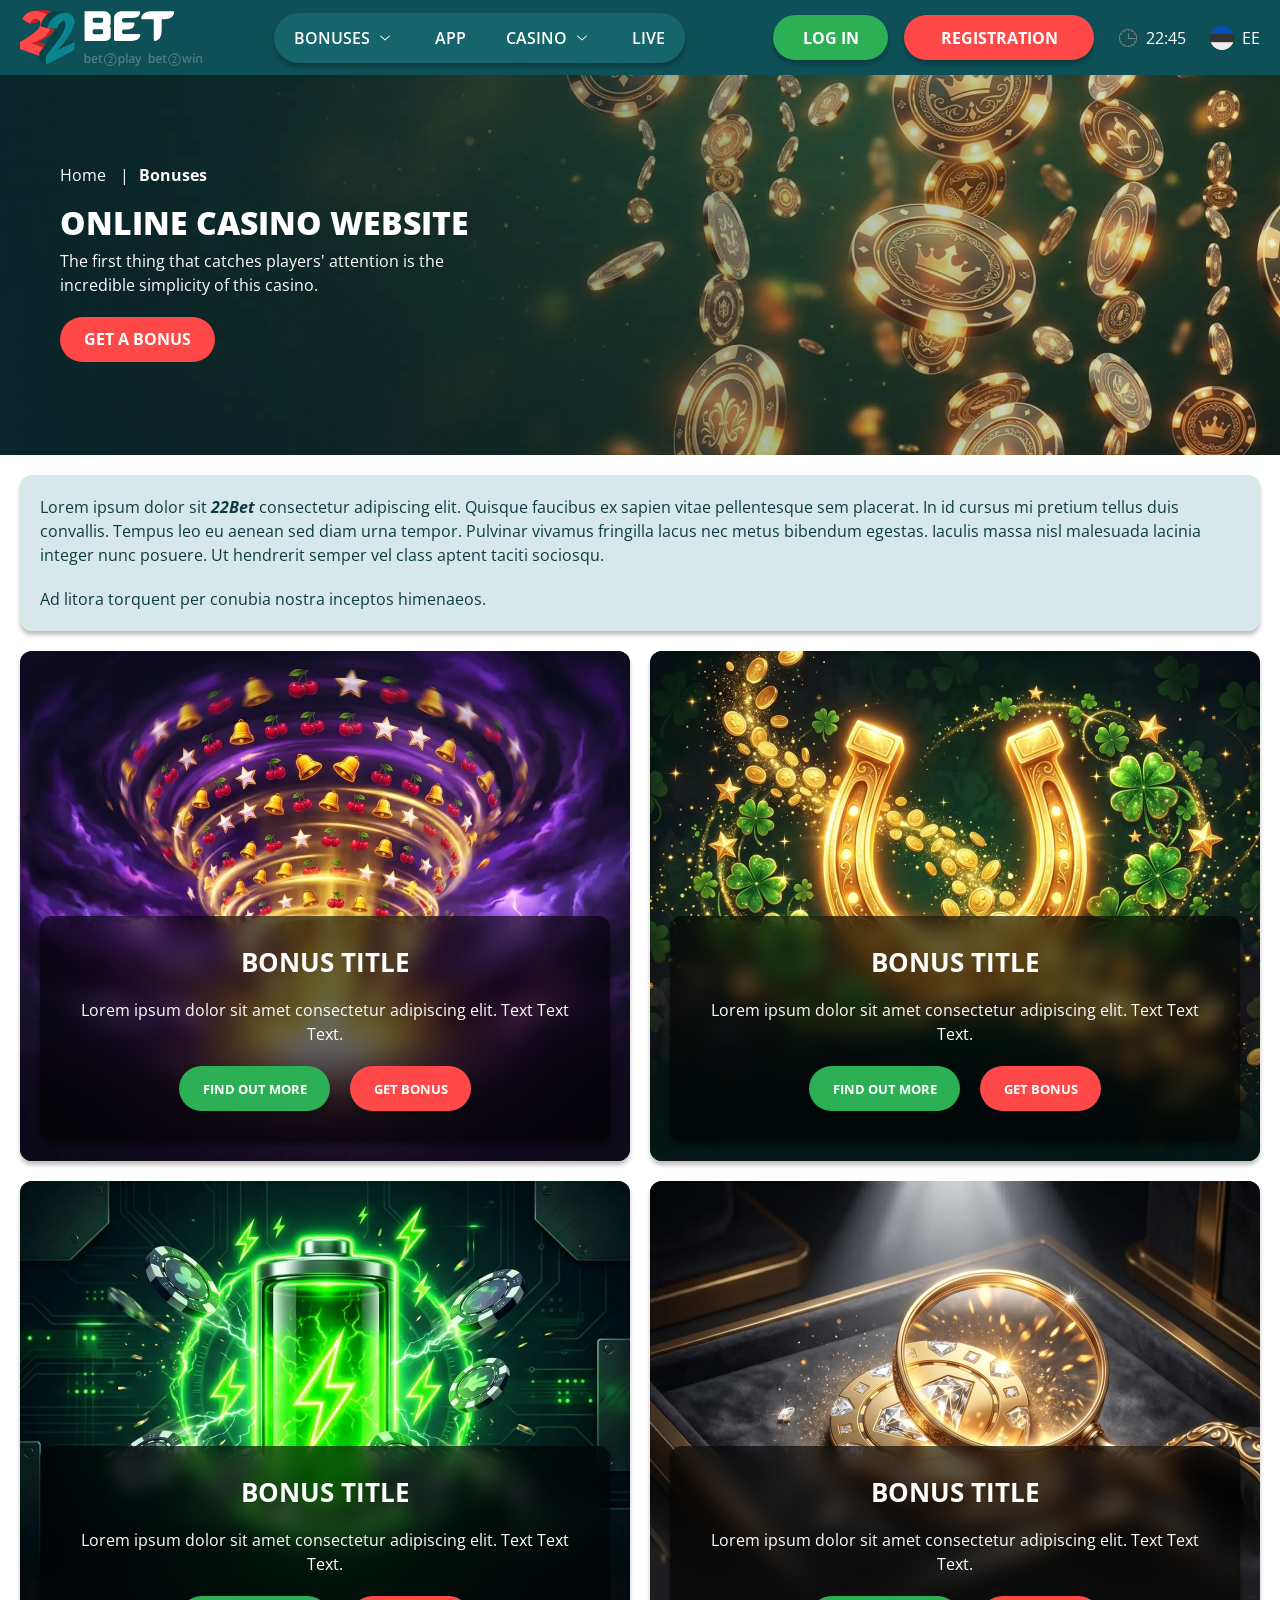
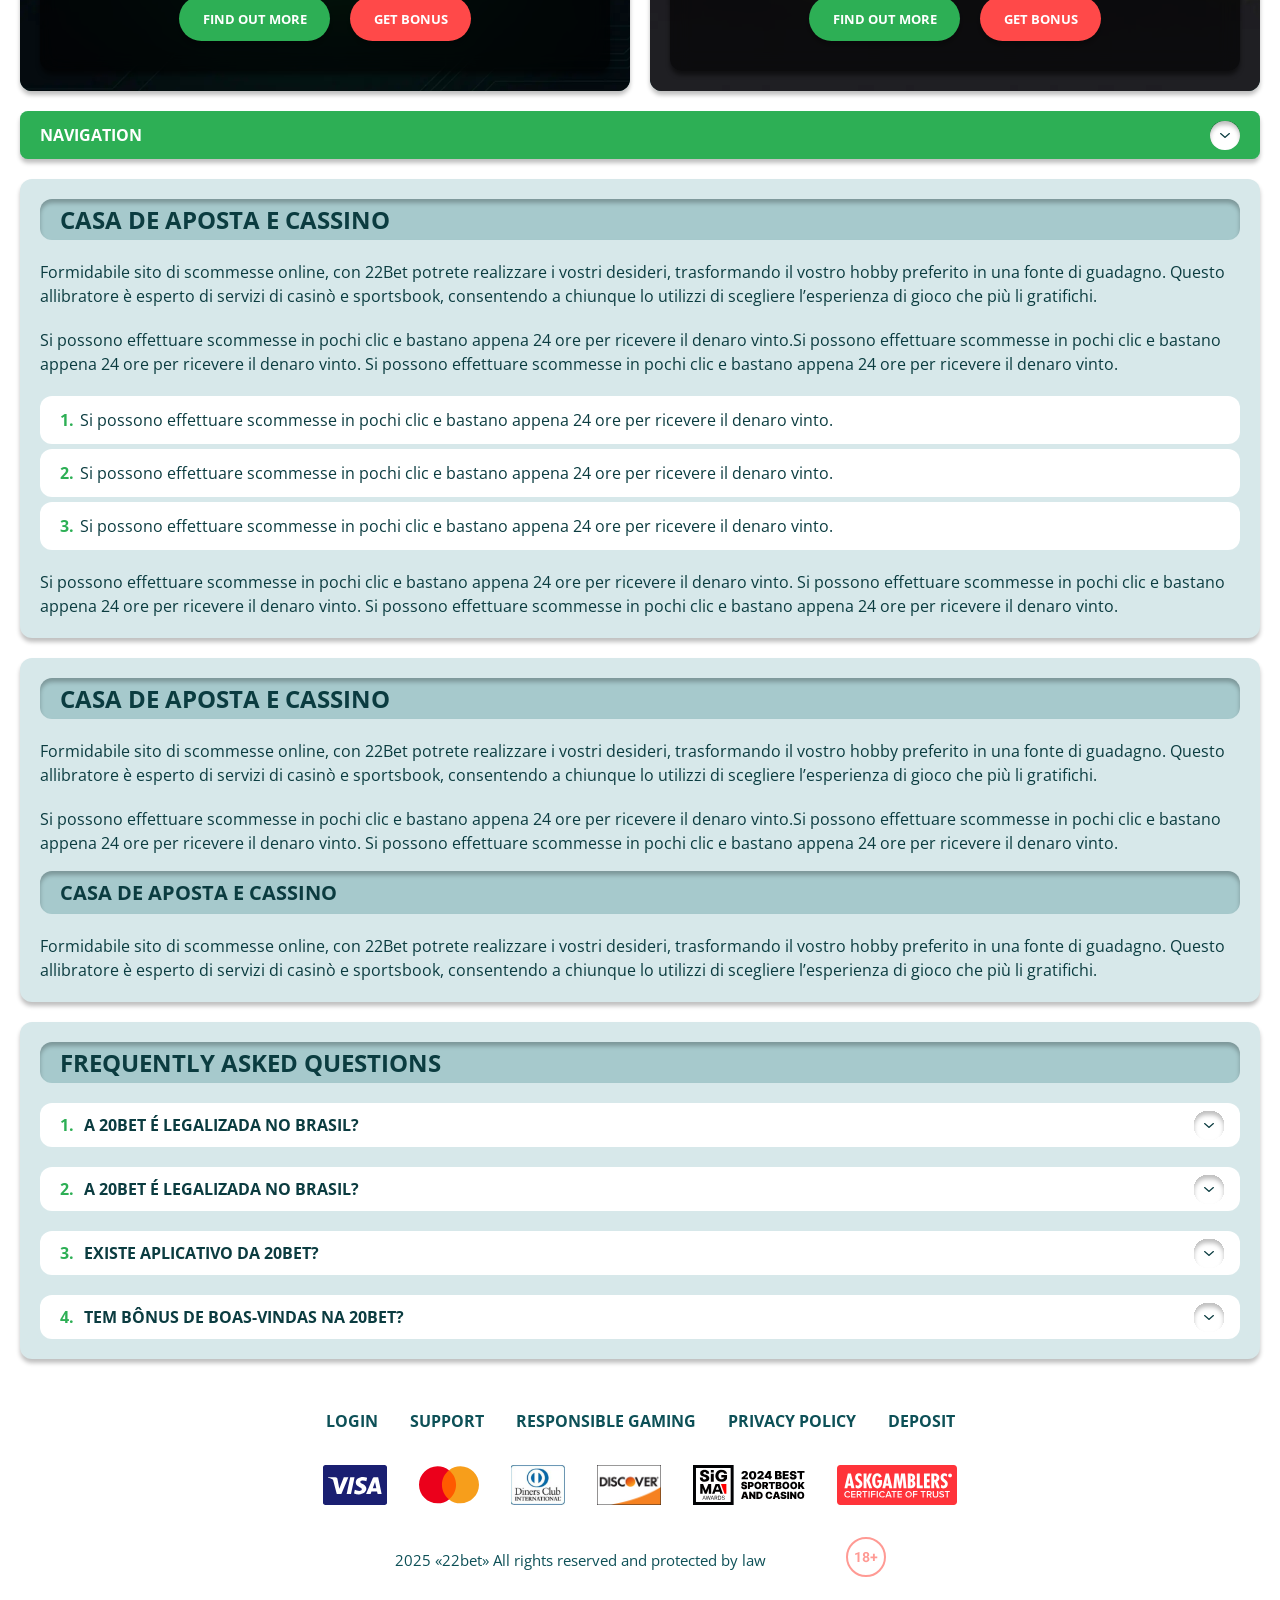
<file: bonus.html>
<!DOCTYPE html>
<html lang="ee">
  <head>
    <meta charset="UTF-8" />
   
    <meta name="viewport" content="width=device-width, initial-scale=1.0" />
    <title>22Bet no</title>
    <meta name="description" content />
    <meta property="og:site_name" content />
    <meta property="og:title" content />
    <meta property="og:type" content="website" />
    <meta property="og:url" content />
    <meta property="og:image" content />
    <meta property="og:image:alt" content />
    <meta property="og:locale" content="ee" />
    <meta property="og:description" content />
    <link rel="preconnect" href="https://fonts.googleapis.com" />
    <link rel="preconnect" href="https://fonts.gstatic.com" crossorigin="anonymous" />
    
   <link href="https://fonts.googleapis.com/css2?family=Open+Sans:ital,wght@0,300..800;1,300..800&display=swap" rel="stylesheet">
<link href="https://fonts.googleapis.com/css?family=Roboto+Condensed&display=swap" rel="stylesheet">

    <link rel="stylesheet" href="./css/reset.css" />
    <link rel="stylesheet" href="./css/main.css" />
    <link rel="stylesheet" href="./css/media.css"/>
    <link rel="icon" href="./images/Group.png" type="image/x-icon"/>
    <script
    src="https://code.jquery.com/jquery-3.6.1.min.js"
    integrity="sha256-o88AwQnZB+VDvE9tvIXrMQaPlFFSUTR+nldQm1LuPXQ="
    crossorigin="anonymous"
  ></script>
  </head>
  <body>
  <header class="header">
      <section class="content header__content">
        <a href="./index.html" class="logo header__logo"
          ><img src="./images/logo.svg" alt="logo" title
        /></a>
        <button class="header__btn-menu" >
          <svg width="16px" height="16px" viewBox="0 0 16 16" xmlns="http://www.w3.org/2000/svg">
              <rect y="0" width="16" height="3" rx="1.5"></rect>
              <rect y="6.5" width="16" height="3" rx="1.5"></rect>
              <rect y="13" width="16" height="3" rx="1.5"></rect>
            </svg>
        </button>

          <nav class="menu header__menu">
            <ul class="header__menu-list">
                
              <li class="">
              <div class="header__menu-wrapper">
                <div class="js-button-expander js-button-expander--menu" >
                <a href="./bonus.html" >
                <span>Bonuses</span>
              </a>
              </div>
              <div class="header__menu-wrap js-expand-content js-expand-content--menu">
                <ul >
                  <li>
                    <a href="./freeSpins.html">
                    <span>Free Spins</span>
                  </a></li>
                  <li><a href="./promoCode.html">
                    <span>Promo Code</span>
                  </a>
                </li>
                  <li><a href="./welcomeBonus.html">
                    <span>Welcome Bonus</span>
                  </a>
                </li>
                <li><a href="./vip.html">
                    <span>VIP</span>
                  </a>
                </li>
                </ul>
              </div>
              </div>
               <a href="./bonus.html" class="header__menu-item">
                <span>Bonuses</span>
              </a>
            </li>
              <li>
                <a href="./app.html">
                 App
                </a>
              </li>
              
              <li class="">
              <div class="header__menu-wrapper">
                <div class="js-button-expander js-button-expander--menu" >
                <a href="./casino.html" >
                <span> Casino</span>
              </a>
              </div>
              <div class="header__menu-wrap js-expand-content js-expand-content--menu">
                <ul >
                  <li>
                    <a href="./slots.html">
                    <span>Slots</span>
                  </a></li>
                 
                </ul>
              </div>
              </div>
               <a href="./casino.html" class="header__menu-item">
                <span>Casino</span>
              </a>
            </li>
               <li>
                <a href="./live.html">
               Live
                </a>
              </li>
              <li>
                    <a href="./freeSpins.html">
                    <span>Free Spins</span>
                  </a></li>
                  <li><a href="./promoCode.html">
                    <span>Promo Code</span>
                  </a>
                </li>
                  <li><a href="./welcomeBonus.html">
                    <span>Welcome Bonus</span>
                  </a>
                </li>
                <li><a href="./vip.html">
                    <span>VIP</span>
                  </a>
                </li>
             <li>
                    <a href="./slots.html">
                    <span>Slots</span>
                  </a></li>
             
             
            </ul>
            <div class="header__button header__button-menu " >
              <a href="#" class="button  button__login-menu">log in</a>
              <a href="#" class="button button__menu">registration</a>
            </div>
           
          </nav>
            <a href="#" class="button button__login">log in</a>
            <a href="#" class="button button__singup">registration</a>
            <div id="clock" class="header__time">00:00</div>
            <a href="#" class="header__flag">
                <span><img src="./images/flag.png" alt="flag" title /></span>
                <span>ee</span>
              </a>
      </section>
    </header>
     <main class="main home main-page">
        <section class=" hero hero__page">
           
            <div class="background ">
              <img src="./images/bonus/bg-bonus.webp" alt="hero" title />
              
            </div>
            <div class="hero__wrapper hero__wrapper-page">
              <div class="hero__data hero__data-bonus">
                <ul
                class="breadcrumbs "
                
              >
                <li
                  
                >
                  <a href="/" >
                    <span >Home</span></a
                  >
                 
                </li>
                <li
                  
                >
                  <a href="#" > <span >Bonuses</span></a>
                 
                </li>
              </ul>
                <h1 class="title general hero__title">
                  Online Casino Website
                </h1>
                 <p class="hero__text">The first thing that catches players' attention is the incredible simplicity of this casino.</p>
               
                <a href="#" class="button  hero__button ">Get a Bonus</a>
               
              </div>
             
            </div>
          </section>
      <section class="main__wrap main__wrap-page">
       
       <section class="content__wrapper content__wrapper-page">
        <section class="content article">
            <p>
             Lorem ipsum dolor sit <a href="#">22Bet</a> consectetur adipiscing elit. Quisque faucibus ex sapien vitae pellentesque sem placerat. In id cursus mi pretium tellus duis convallis. Tempus leo eu aenean sed diam urna tempor. Pulvinar vivamus fringilla lacus nec metus bibendum egestas. Iaculis massa nisl malesuada lacinia integer nunc posuere. Ut hendrerit semper vel class aptent taciti sociosqu.
            </p>
            <p>
             Ad litora torquent per conubia nostra inceptos himenaeos.
            </p>
          </section>
        
          <section class="content bonuses">
            <ul class="bonuses__list">
               <li class="  bonuses__item">
                 
                 <div class="images__wrap">
                   <div class="background bonuses__img">
                     <img src="./images/bonus/banner-bonus1.webp" alt="" title="">
                  </div>
                  <div class="bonuses__desc">
                     <div class="wrap">
                        
                        <h2 class="title high bonuses__title">Bonus Title</h2>
                        <div class="bonuses__text">
                           <p>Lorem ipsum dolor sit amet consectetur adipiscing elit. Text Text Text.</p>
                          </div>
                        
                     </div>
                     <div class="bonuses__buttons">
                      <a href="#" class="button bonuses__button">Find out more</a>
                      <a href="#" class="button bonuses__button">Get Bonus</a>
                   </div>
                  </div>
                 </div>
                  
               </li>
               <li class="bonuses__item">
                 <div class="images__wrap">
                  <div class="background bonuses__img">
                     <img src="./images/bonus/banner-bonus2.webp" alt="" title="">
                  </div>
                  <div class="bonuses__desc">
                     <div class="wrap">
                       
                        <h2 class="title high bonuses__title">Bonus Title</h2>
                        <div class="bonuses__text">
                            <p>Lorem ipsum dolor sit amet consectetur adipiscing elit. Text Text Text.</p> </div>
                        
                     </div>
                     <div class="bonuses__buttons">
                      <a href="#" class="button bonuses__button">Find out more</a>
                      <a href="#" class="button bonuses__button">Get Bonus</a>
                   </div>
                  </div>
                 </div>
               </li>
               <li class="bonuses__item">
                <div class="images__wrap">
                  <div class="background bonuses__img">
                     <img src="./images/bonus/banner-bonus3.webp" alt="" title="">
                  </div>
                  <div class="bonuses__desc">
                     <div class="wrap">
                        
                        <h2 class="title high bonuses__title">Bonus Title</h2>
                        <div class="bonuses__text">
                           <p>Lorem ipsum dolor sit amet consectetur adipiscing elit. Text Text Text.</p>
                        </div>
                       
                     </div>
                     <div class="bonuses__buttons">
                      <a href="#" class="button bonuses__button">Find out more</a>
                      <a href="#" class="button bonuses__button">Get Bonus</a>
                   </div>
                  </div>
                </div>
               </li>
               <li class="bonuses__item">
                  <div class="images__wrap">
                  <div class="background bonuses__img">
                     <img src="./images/bonus/banner-bonus4.webp" alt="" title="">
                  </div>
                  <div class="bonuses__desc">
                     <div class="wrap">
                        
                        <h2 class="title high bonuses__title">Bonus Title</h2>
                        <div class="bonuses__text">
                           <p>Lorem ipsum dolor sit amet consectetur adipiscing elit. Text Text Text.</p>
                        </div>
                        
                     </div>
                     <div class="bonuses__buttons">
                      <a href="#" class="button bonuses__button">Find out more</a>
                      <a href="#" class="button bonuses__button">Get Bonus</a>
                      
                   </div>
                  </div>
                  </div>
               </li>
            </ul>
         </section>
            <section class="content menu-review__content">
              

            
                <div class="menu__review-desk menu__review-content">Navigation</div>
                <ul class="menu__review menu__review-list">
                  <li><a href="#">Lorem ipsum dolor sit</a></li>
                    <li><a href="#">Amet consectetur adipiscing</a></li>
                      <li><a href="#">Quisque faucibus ex sapien vitae</a></li>
                        <li><a href="#">Ut hendrerit sempero</a></li>
                          <li><a href="#">Pulvinar vivamus fringilla</a></li>
                           <li><a href="#">Ad litora torquent per conubia</a></li>
                         
                          
                </ul>
             
          
          </section>
         
         <section class="content article">
            <h2 class="title high article__title">Casa de Aposta e Cassino</h2>
            
            <p>
             Formidabile sito di scommesse online, con 22Bet potrete realizzare i vostri desideri, trasformando il vostro hobby preferito in una fonte di guadagno. Questo allibratore è esperto di servizi di casinò e sportsbook, consentendo a chiunque lo utilizzi di scegliere l’esperienza di gioco che più li gratifichi.
            </p>
            <p>
             Si possono effettuare scommesse in pochi clic e bastano appena 24 ore per ricevere il denaro vinto.Si possono effettuare scommesse in pochi clic e bastano appena 24 ore per ricevere il denaro vinto. Si possono effettuare scommesse in pochi clic e bastano appena 24 ore per ricevere il denaro vinto.
            </p>
           <ol>
              <li>Si possono effettuare scommesse in pochi clic e bastano appena 24 ore per ricevere il denaro vinto.</li>
              <li>Si possono effettuare scommesse in pochi clic e bastano appena 24 ore per ricevere il denaro vinto.</li>
              <li>Si possono effettuare scommesse in pochi clic e bastano appena 24 ore per ricevere il denaro vinto.</li>
            </ol>
            <p>Si possono effettuare scommesse in pochi clic e bastano appena 24 ore per ricevere il denaro vinto. Si possono effettuare scommesse in pochi clic e bastano appena 24 ore per ricevere il denaro vinto. Si possono effettuare scommesse in pochi clic e bastano appena 24 ore per ricevere il denaro vinto.</p>
          </section>
           <section class="content article">
            <h2 class="title high article__title">Casa de Aposta e Cassino</h2>
            
            <p>
             Formidabile sito di scommesse online, con 22Bet potrete realizzare i vostri desideri, trasformando il vostro hobby preferito in una fonte di guadagno. Questo allibratore è esperto di servizi di casinò e sportsbook, consentendo a chiunque lo utilizzi di scegliere l’esperienza di gioco che più li gratifichi.
            </p>
            <p>
             Si possono effettuare scommesse in pochi clic e bastano appena 24 ore per ricevere il denaro vinto.Si possono effettuare scommesse in pochi clic e bastano appena 24 ore per ricevere il denaro vinto. Si possono effettuare scommesse in pochi clic e bastano appena 24 ore per ricevere il denaro vinto.
            </p>
          
            <h3>Casa de Aposta e Cassino</h3>
            <p>Formidabile sito di scommesse online, con 22Bet potrete realizzare i vostri desideri, trasformando il vostro hobby preferito in una fonte di guadagno. Questo allibratore è esperto di servizi di casinò e sportsbook, consentendo a chiunque lo utilizzi di scegliere l’esperienza di gioco che più li gratifichi.</p>
          </section>
        
           <section class="content faq">
            <h2 class="title high faq__title">Frequently Asked Questions</h2>
            <ul class="faq__list " >
              <li class="faq__item"  >
                <h3 class="title medium faq__subtitle js-button-expander js-button-expander--faq"  >A 20Bet é legalizada no Brasil?
                 </h3>
                <div  class="faq__answer js-expand-content js-expand-content--faq" >
                  <p  >
                    Sim, a casa de apostas tem licença emitida por Curaçao, que é reconhecida no Brasil e a permite atuar por aqui.
                  </p>
                </div>
              </li>
              <li class="faq__item"  >
                <h3 class="title medium faq__subtitle js-button-expander js-button-expander--faq"  >A 20Bet é legalizada no Brasil?</h3>
                <div class="faq__answer js-expand-content js-expand-content--faq" >
                  <p  >
                    Sim, a casa de apostas tem licença emitida por Curaçao, que é reconhecida no Brasil e a permite atuar por aqui.
                  </p>
                </div>
              </li> 
              <li class="faq__item"  >
                <h3 class="title medium faq__subtitle js-button-expander js-button-expander--faq"  >Existe aplicativo da 20Bet?</h3>
                <div class="faq__answer js-expand-content js-expand-content--faq" >
                  <p  >
                   Sim, disponível para sistemas operacionais iOS e Android.
                  </p>
                </div>
              </li> 
              <li class="faq__item"  >
                <h3 class="title medium faq__subtitle js-button-expander js-button-expander--faq"  >Tem bônus de boas-vindas na 20Bet?</h3>
                <div class="faq__answer js-expand-content js-expand-content--faq" >
                  <p  >
                   O pacote especial para novos usuários da 20Bet paga 100% sobre o primeiro depósito, com limite de 600 BRL.
                  </p>
                </div>
              </li> 
             
            </ul>
          </section>
          
        </section> 
        
       
        <div class=""  onclick="scrollToTop()">
          <button class="main__arrow" id="scrollToTopBtn"></button>
        </div> 
      </section>
    </main> 
  <footer class=" footer ">
      <section class="content footer__content">
        <ul class="footer__menu">
         <li><a href="./login.html">Login</a></li>
         <li><a href="./support.html">Support</a></li>
         <li><a href="./responsible.html">Responsible Gaming</a></li>
         <li><a href="./policy.html">Privacy Policy</a></li>
         <li><a href="./deposit.html">Deposit</a></li>
        </ul>
       
          <ul class="footer__cards-list">
           
            <li>
              <a href="#"
                ><img src="./images/visa.svg" alt="cardvisa" title
              /></a>
            </li>
            <li>
              <a href="#"
                ><img
                  src="./images/mastercard.svg"
                  alt="mastercard"
                  title
              /></a>
            </li>
            <li>
                <a href="#"
                  ><img src="./images/diners.svg" alt="diners" title
                /></a>
              </li>
              <li>
                <a href="#"
                  ><img src="./images/discover.svg" alt="discover" title
                /></a>
              </li>
              <li>
                <a href="#"
                  ><img src="./images/sigma.svg" alt="sigma" title
                /></a>
              </li>
              <li>
                <a href="#"
                  ><img src="./images/ask.svg" alt="ask" title
                /></a>
              </li>
            
          </ul>
       
        <div class="footer__wrapp">
          <div class="footer__text">
           
            <p>2025 «22bet» All rights reserved and protected by law
</p>
           
          </div>
          <div class="footer__age">
            <img src="./images/age.svg" alt="age" title />
          </div>
        </div>
      
      </section>
    </footer>
    
    <script src="./js/sidebar.js" defer></script>
    <script src="./js/expander.js" defer></script>
    <script src="./js/mobile-menu.js" defer></script>
    <script src="./js/clock.js" defer></script>
     <script src="./js/arrowUp.js" defer></script>
  </body>
</html>
</file>
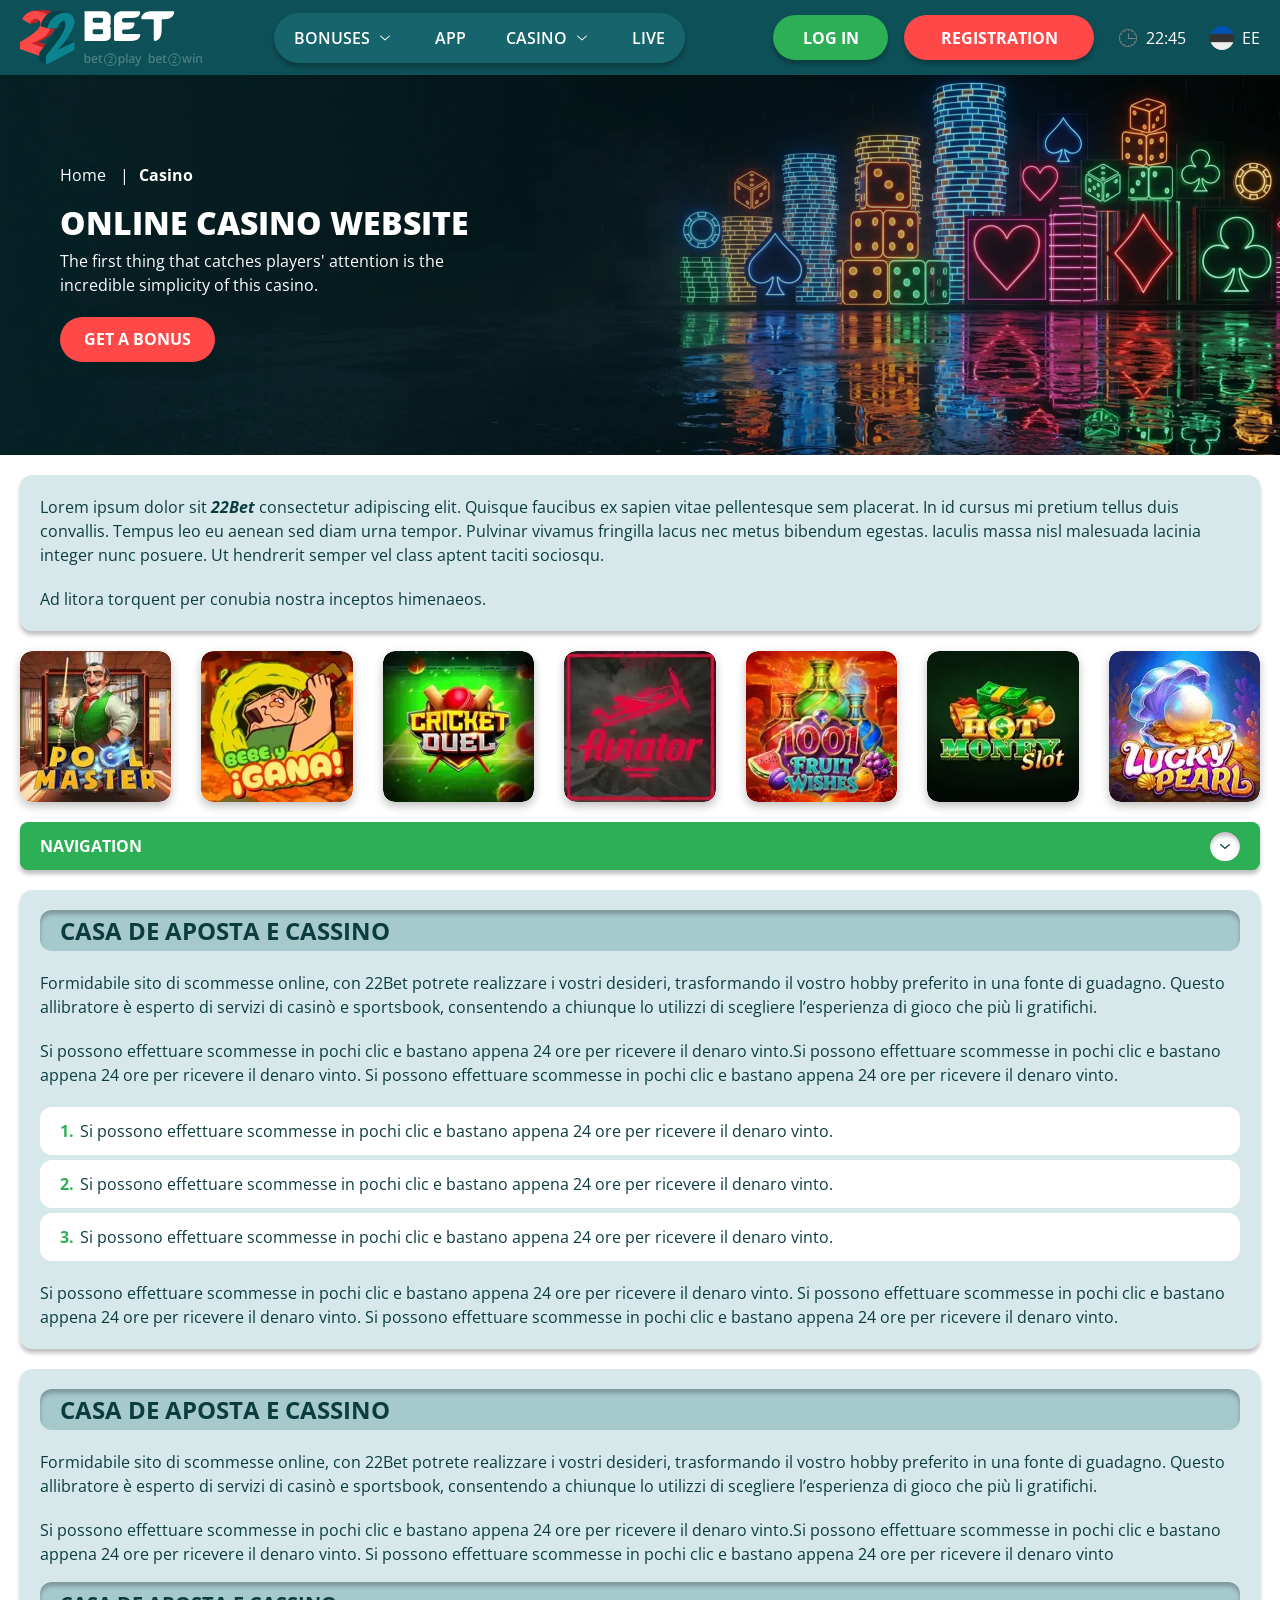
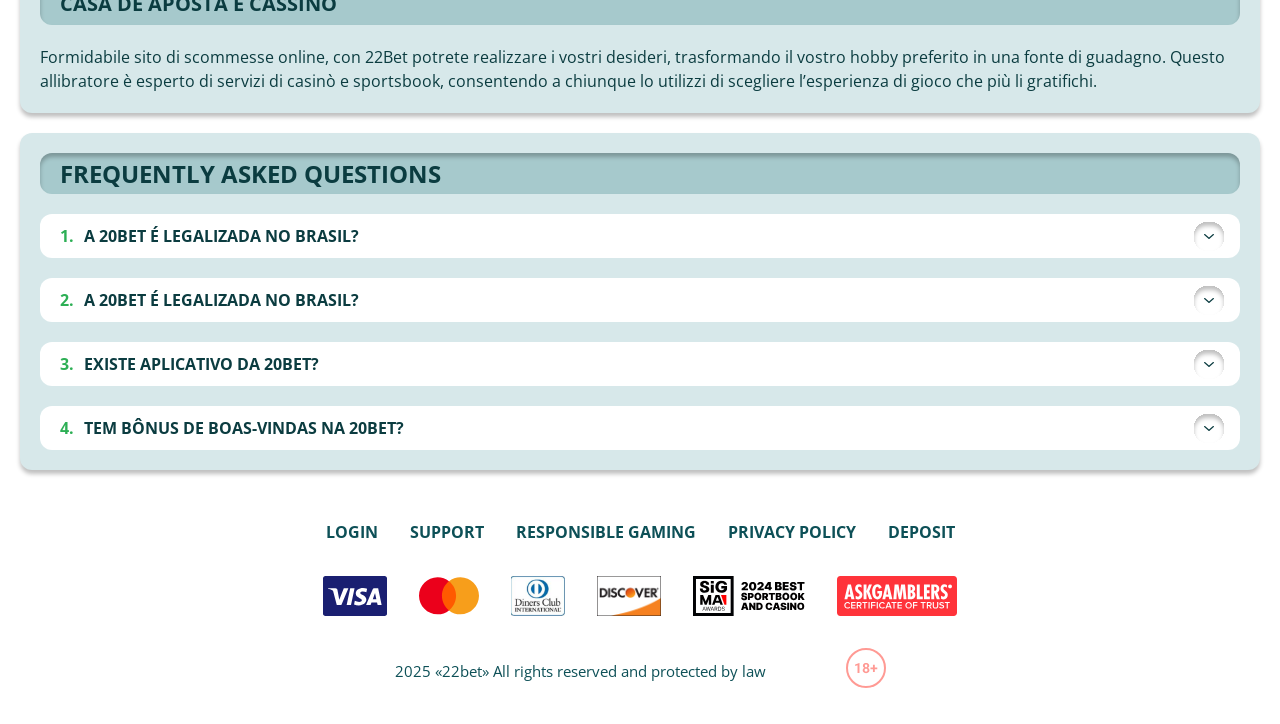
<file: casino.html>
<!DOCTYPE html>
<html lang="ee">
  <head>
    <meta charset="UTF-8" />
   
    <meta name="viewport" content="width=device-width, initial-scale=1.0" />
    <title>22Bet </title>
    <meta name="description" content />
    <meta property="og:site_name" content />
    <meta property="og:title" content />
    <meta property="og:type" content="website" />
    <meta property="og:url" content />
    <meta property="og:image" content />
    <meta property="og:image:alt" content />
    <meta property="og:locale" content="ee" />
    <meta property="og:description" content />
    <link rel="preconnect" href="https://fonts.googleapis.com" />
    <link rel="preconnect" href="https://fonts.gstatic.com" crossorigin="anonymous" />
   <link href="https://fonts.googleapis.com/css2?family=Open+Sans:ital,wght@0,300..800;1,300..800&display=swap" rel="stylesheet">
<link href="https://fonts.googleapis.com/css?family=Roboto+Condensed&display=swap" rel="stylesheet">

   <link rel="stylesheet" href="./css/reset.css" />
    <link rel="stylesheet" href="./css/main.css" />
    <link rel="stylesheet" href="./css/media.css"/>
    <link rel="icon" href="./images/Group.png" type="image/x-icon"/>
    <script
    src="https://code.jquery.com/jquery-3.6.1.min.js"
    integrity="sha256-o88AwQnZB+VDvE9tvIXrMQaPlFFSUTR+nldQm1LuPXQ="
    crossorigin="anonymous"
  ></script>
  </head>
  <body>
    <header class="header">
      <section class="content header__content">
        <a href="./index.html" class="logo header__logo"
          ><img src="./images/logo.svg" alt="logo" title
        /></a>
        <button class="header__btn-menu" >
          <svg width="16px" height="16px" viewBox="0 0 16 16" xmlns="http://www.w3.org/2000/svg">
              <rect y="0" width="16" height="3" rx="1.5"></rect>
              <rect y="6.5" width="16" height="3" rx="1.5"></rect>
              <rect y="13" width="16" height="3" rx="1.5"></rect>
            </svg>
        </button>

          <nav class="menu header__menu">
            <ul class="header__menu-list">
                
              <li class="">
              <div class="header__menu-wrapper">
                <div class="js-button-expander js-button-expander--menu" >
                <a href="./bonus.html" >
                <span>Bonuses</span>
              </a>
              </div>
              <div class="header__menu-wrap js-expand-content js-expand-content--menu">
                <ul >
                  <li>
                    <a href="./freeSpins.html">
                    <span>Free Spins</span>
                  </a></li>
                  <li><a href="./promoCode.html">
                    <span>Promo Code</span>
                  </a>
                </li>
                  <li><a href="./welcomeBonus.html">
                    <span>Welcome Bonus</span>
                  </a>
                </li>
                <li><a href="./vip.html">
                    <span>VIP</span>
                  </a>
                </li>
                </ul>
              </div>
              </div>
               <a href="./bonus.html" class="header__menu-item">
                <span>Bonuses</span>
              </a>
            </li>
              <li>
                <a href="./app.html">
                 App
                </a>
              </li>
              
              <li class="">
              <div class="header__menu-wrapper">
                <div class="js-button-expander js-button-expander--menu" >
                <a href="./casino.html" >
                <span> Casino</span>
              </a>
              </div>
              <div class="header__menu-wrap js-expand-content js-expand-content--menu">
                <ul >
                  <li>
                    <a href="./slots.html">
                    <span>Slots</span>
                  </a></li>
                 
                </ul>
              </div>
              </div>
               <a href="./bonus.html" class="header__menu-item">
                <span>Casino</span>
              </a>
            </li>
               <li>
                <a href="./live.html">
               Live
                </a>
              </li>
              <li>
                    <a href="./freeSpins.html">
                    <span>Free Spins</span>
                  </a></li>
                  <li><a href="./promoCode.html">
                    <span>Promo Code</span>
                  </a>
                </li>
                  <li><a href="./welcomeBonus.html">
                    <span>Welcome Bonus</span>
                  </a>
                </li>
                <li><a href="./vip.html">
                    <span>VIP</span>
                  </a>
                </li>
             <li>
                    <a href="./slots.html">
                    <span>Slots</span>
                  </a></li>
             
             
            </ul>
            <div class="header__button header__button-menu " >
              <a href="#" class="button  button__login-menu">log in</a>
              <a href="#" class="button button__menu">registration</a>
            </div>
           
          </nav>
            <a href="#" class="button button__login">log in</a>
            <a href="#" class="button button__singup">registration</a>
            <div id="clock" class="header__time">00:00</div>
            <a href="#" class="header__flag">
                <span><img src="./images/flag.png" alt="flag" title /></span>
                <span>ee</span>
              </a>
      </section>
    </header>
     <main class="main home main-page">
        <section class=" hero hero__page">
           
            <div class="background background-page">
              <img src="./images/casino/bg-casino.webp" alt="hero" title />
              
            </div>
            <div class="hero__wrapper hero__wrapper-page">
              <div class="hero__data hero__data-bonus">
                <ul
                class="breadcrumbs "
                
              >
                <li
                  
                >
                  <a href="/" >
                    <span >Home</span></a
                  >
                 
                </li>
                <li
                  
                >
                  <a href="#" > <span >Casino</span></a>
                 
                </li>
              </ul>
                <h1 class="title general hero__title">
                  Online Casino Website
                </h1>
                 <p class="hero__text">The first thing that catches players' attention is the incredible simplicity of this casino.</p>
               
                <a href="#" class="button  hero__button ">Get a Bonus</a>
               
              </div>
             
            </div>
          </section>
      <section class="main__wrap main__wrap-page">
       
       <section class="content__wrapper content__wrapper-page">

         
        
       
          <section class="content article">
            <p>
             Lorem ipsum dolor sit <a href="#">22Bet</a> consectetur adipiscing elit. Quisque faucibus ex sapien vitae pellentesque sem placerat. In id cursus mi pretium tellus duis convallis. Tempus leo eu aenean sed diam urna tempor. Pulvinar vivamus fringilla lacus nec metus bibendum egestas. Iaculis massa nisl malesuada lacinia integer nunc posuere. Ut hendrerit semper vel class aptent taciti sociosqu.
            </p>
            <p>
             Ad litora torquent per conubia nostra inceptos himenaeos.
            </p>
          </section>
               <section class="content casino">
           
              <ul class="casino__list ">
                <li class="casino__item">
                    <a href="#">
                      <div class="casino__wrapper">
                      <img class="casino__img" src="./images/casino/card-casino1.webp" alt="" title>
                    <div class="casino__hover casino__hover-live">
                        
                        <div class="casino-box">
                            
                        <span href="#" class="button  casino__buttons"><img src="./images/card-button.svg" alt="" title></span>
                        </div>
                    </div>
                    </div>
                    
                    </a>
                </li>
                <li class="casino__item">
                  <a href="#">
                      <div class="casino__wrapper">
                      <img class="casino__img" src="./images/casino/card-casino2.webp" alt="" title>
                    <div class="casino__hover casino__hover-live">
                        
                        <div class="casino-box">
                            
                        <span href="#" class="button  casino__buttons"><img src="./images/card-button.svg" alt="" title></span>
                        </div>
                    </div>
                    </div>
                    
                    </a>
              </li>
              <li class="casino__item">
                <a href="#">
                      <div class="casino__wrapper">
                      <img class="casino__img" src="./images/casino/card-casino3.webp" alt="" title>
                    <div class="casino__hover casino__hover-live">
                        
                        <div class="casino-box">
                            
                        <span href="#" class="button  casino__buttons"><img src="./images/card-button.svg" alt="" title></span>
                        </div>
                    </div>
                    </div>
                    
                    </a>
            </li>
             <li class="casino__item">
               <a href="#">
                      <div class="casino__wrapper">
                      <img class="casino__img" src="./images/casino/card-casino4.webp" alt="" title>
                    <div class="casino__hover casino__hover-live">
                        
                        <div class="casino-box">
                            
                        <span href="#" class="button  casino__buttons"><img src="./images/card-button.svg" alt="" title></span>
                        </div>
                    </div>
                    </div>
                    
                    </a>
            </li>
             <li class="casino__item">
                 <a href="#">
                      <div class="casino__wrapper">
                      <img class="casino__img" src="./images/casino/card-casino5.webp" alt="" title>
                    <div class="casino__hover casino__hover-live">
                        
                        <div class="casino-box">
                            
                        <span href="#" class="button  casino__buttons"><img src="./images/card-button.svg" alt="" title></span>
                        </div>
                    </div>
                    </div>
                    
                    </a>
            </li>
             <li class="casino__item">
                 <a href="#">
                      <div class="casino__wrapper">
                      <img class="casino__img" src="./images/casino/card-casino6.webp" alt="" title>
                    <div class="casino__hover casino__hover-live">
                        
                        <div class="casino-box">
                            
                        <span href="#" class="button  casino__buttons"><img src="./images/card-button.svg" alt="" title></span>
                        </div>
                    </div>
                    </div>
                    
                    </a>
            </li>
             <li class="casino__item">
                <a href="#">
                      <div class="casino__wrapper">
                      <img class="casino__img" src="./images/casino/card-casino7.webp" alt="" title>
                    <div class="casino__hover casino__hover-live">
                        
                        <div class="casino-box">
                            
                        <span href="#" class="button  casino__buttons"><img src="./images/card-button.svg" alt="" title></span>
                        </div>
                    </div>
                    </div>
                    
                    </a>
            </li>
             
             
             
             
    
      

              </ul>
         </section>
             
        
        
       <section class="content menu-review__content">
              

            
                <div class="menu__review-desk menu__review-content">Navigation</div>
                <ul class="menu__review menu__review-list">
                  <li><a href="#">Lorem ipsum dolor sit</a></li>
                    <li><a href="#">Amet consectetur adipiscing</a></li>
                      <li><a href="#">Quisque faucibus ex sapien vitae</a></li>
                        <li><a href="#">Ut hendrerit sempero</a></li>
                          <li><a href="#">Pulvinar vivamus fringilla</a></li>
                           <li><a href="#">Ad litora torquent per conubia</a></li>
                         
                          
                </ul>
             
          
          </section>
          
        
          <section class="content article">
            <h2 class="title high article__title">Casa de Aposta e Cassino</h2>
             
            <p>
             Formidabile sito di scommesse online, con 22Bet potrete realizzare i vostri desideri, trasformando il vostro hobby preferito in una fonte di guadagno. Questo allibratore è esperto di servizi di casinò e sportsbook, consentendo a chiunque lo utilizzi di scegliere l’esperienza di gioco che più li gratifichi.
            </p>
            <p>
             Si possono effettuare scommesse in pochi clic e bastano appena 24 ore per ricevere il denaro vinto.Si possono effettuare scommesse in pochi clic e bastano appena 24 ore per ricevere il denaro vinto. Si possono effettuare scommesse in pochi clic e bastano appena 24 ore per ricevere il denaro vinto.
            </p>
           <ol>
              <li>Si possono effettuare scommesse in pochi clic e bastano appena 24 ore per ricevere il denaro vinto.</li>
              <li>Si possono effettuare scommesse in pochi clic e bastano appena 24 ore per ricevere il denaro vinto.</li>
              <li>Si possono effettuare scommesse in pochi clic e bastano appena 24 ore per ricevere il denaro vinto.</li>
            </ol>
            <p>Si possono effettuare scommesse in pochi clic e bastano appena 24 ore per ricevere il denaro vinto. Si possono effettuare scommesse in pochi clic e bastano appena 24 ore per ricevere il denaro vinto. Si possono effettuare scommesse in pochi clic e bastano appena 24 ore per ricevere il denaro vinto.</p>
          </section>
         
         
           <section class="content article">
            <h2 class="title high article__title">Casa de Aposta e Cassino</h2>
            <p>Formidabile sito di scommesse online, con 22Bet potrete realizzare i vostri desideri, trasformando il vostro hobby preferito in una fonte di guadagno. Questo allibratore è esperto di servizi di casinò e sportsbook, consentendo a chiunque lo utilizzi di scegliere l’esperienza di gioco che più li gratifichi.</p>
            <p>Si possono effettuare scommesse in pochi clic e bastano appena 24 ore per ricevere il denaro vinto.Si possono effettuare scommesse in pochi clic e bastano appena 24 ore per ricevere il denaro vinto. Si possono effettuare scommesse in pochi clic e bastano appena 24 ore per ricevere il denaro vinto</p>
            <h3>Casa de Aposta e Cassino</h3>
            <p>Formidabile sito di scommesse online, con 22Bet potrete realizzare i vostri desideri, trasformando il vostro hobby preferito in una fonte di guadagno. Questo allibratore è esperto di servizi di casinò e sportsbook, consentendo a chiunque lo utilizzi di scegliere l’esperienza di gioco che più li gratifichi.</p>
           </section>

          <section class="content faq">
            <h2 class="title high faq__title">Frequently Asked Questions</h2>
            <ul class="faq__list " >
              <li class="faq__item"  >
                <h3 class="title medium faq__subtitle js-button-expander js-button-expander--faq"  >A 20Bet é legalizada no Brasil?
                 </h3>
                <div  class="faq__answer js-expand-content js-expand-content--faq" >
                  <p  >
                    Sim, a casa de apostas tem licença emitida por Curaçao, que é reconhecida no Brasil e a permite atuar por aqui.
                  </p>
                </div>
              </li>
              <li class="faq__item"  >
                <h3 class="title medium faq__subtitle js-button-expander js-button-expander--faq"  >A 20Bet é legalizada no Brasil?</h3>
                <div class="faq__answer js-expand-content js-expand-content--faq" >
                  <p  >
                    Sim, a casa de apostas tem licença emitida por Curaçao, que é reconhecida no Brasil e a permite atuar por aqui.
                  </p>
                </div>
              </li> 
              <li class="faq__item"  >
                <h3 class="title medium faq__subtitle js-button-expander js-button-expander--faq"  >Existe aplicativo da 20Bet?</h3>
                <div class="faq__answer js-expand-content js-expand-content--faq" >
                  <p  >
                   Sim, disponível para sistemas operacionais iOS e Android.
                  </p>
                </div>
              </li> 
              <li class="faq__item"  >
                <h3 class="title medium faq__subtitle js-button-expander js-button-expander--faq"  >Tem bônus de boas-vindas na 20Bet?</h3>
                <div class="faq__answer js-expand-content js-expand-content--faq" >
                  <p  >
                   O pacote especial para novos usuários da 20Bet paga 100% sobre o primeiro depósito, com limite de 600 BRL.
                  </p>
                </div>
              </li> 
             
            </ul>
          </section>
          
        </section> 
      
        <div class=""  onclick="scrollToTop()">
          <button class="main__arrow" id="scrollToTopBtn"></button>
        </div> 
        
      </section>
    </main> 
       <footer class=" footer ">
      <section class="content footer__content">
        <ul class="footer__menu">
         <li><a href="./login.html">Login</a></li>
         <li><a href="./support.html">Support</a></li>
         <li><a href="./responsible.html">Responsible Gaming</a></li>
         <li><a href="./policy.html">Privacy Policy</a></li>
         <li><a href="./deposit.html">Deposit</a></li>
        </ul>
       
          <ul class="footer__cards-list">
           
            <li>
              <a href="#"
                ><img src="./images/visa.svg" alt="cardvisa" title
              /></a>
            </li>
            <li>
              <a href="#"
                ><img
                  src="./images/mastercard.svg"
                  alt="mastercard"
                  title
              /></a>
            </li>
            <li>
                <a href="#"
                  ><img src="./images/diners.svg" alt="diners" title
                /></a>
              </li>
              <li>
                <a href="#"
                  ><img src="./images/discover.svg" alt="discover" title
                /></a>
              </li>
              <li>
                <a href="#"
                  ><img src="./images/sigma.svg" alt="sigma" title
                /></a>
              </li>
              <li>
                <a href="#"
                  ><img src="./images/ask.svg" alt="ask" title
                /></a>
              </li>
            
          </ul>
       
        <div class="footer__wrapp">
          <div class="footer__text">
           
            <p>2025 «22bet» All rights reserved and protected by law

</p>
           
          </div>
          <div class="footer__age">
            <img src="./images/age.svg" alt="age" title />
          </div>
        </div>
      
      </section>
    </footer>
    <script src="./js/arrowUp.js" defer></script>
    <script src="./js/sidebar.js" defer></script>
    <script src="./js/expander.js" defer></script>
    <script src="./js/mobile-menu.js" defer></script>
    <script src="./js/clock.js" defer></script>
  </body>
</html>
</file>
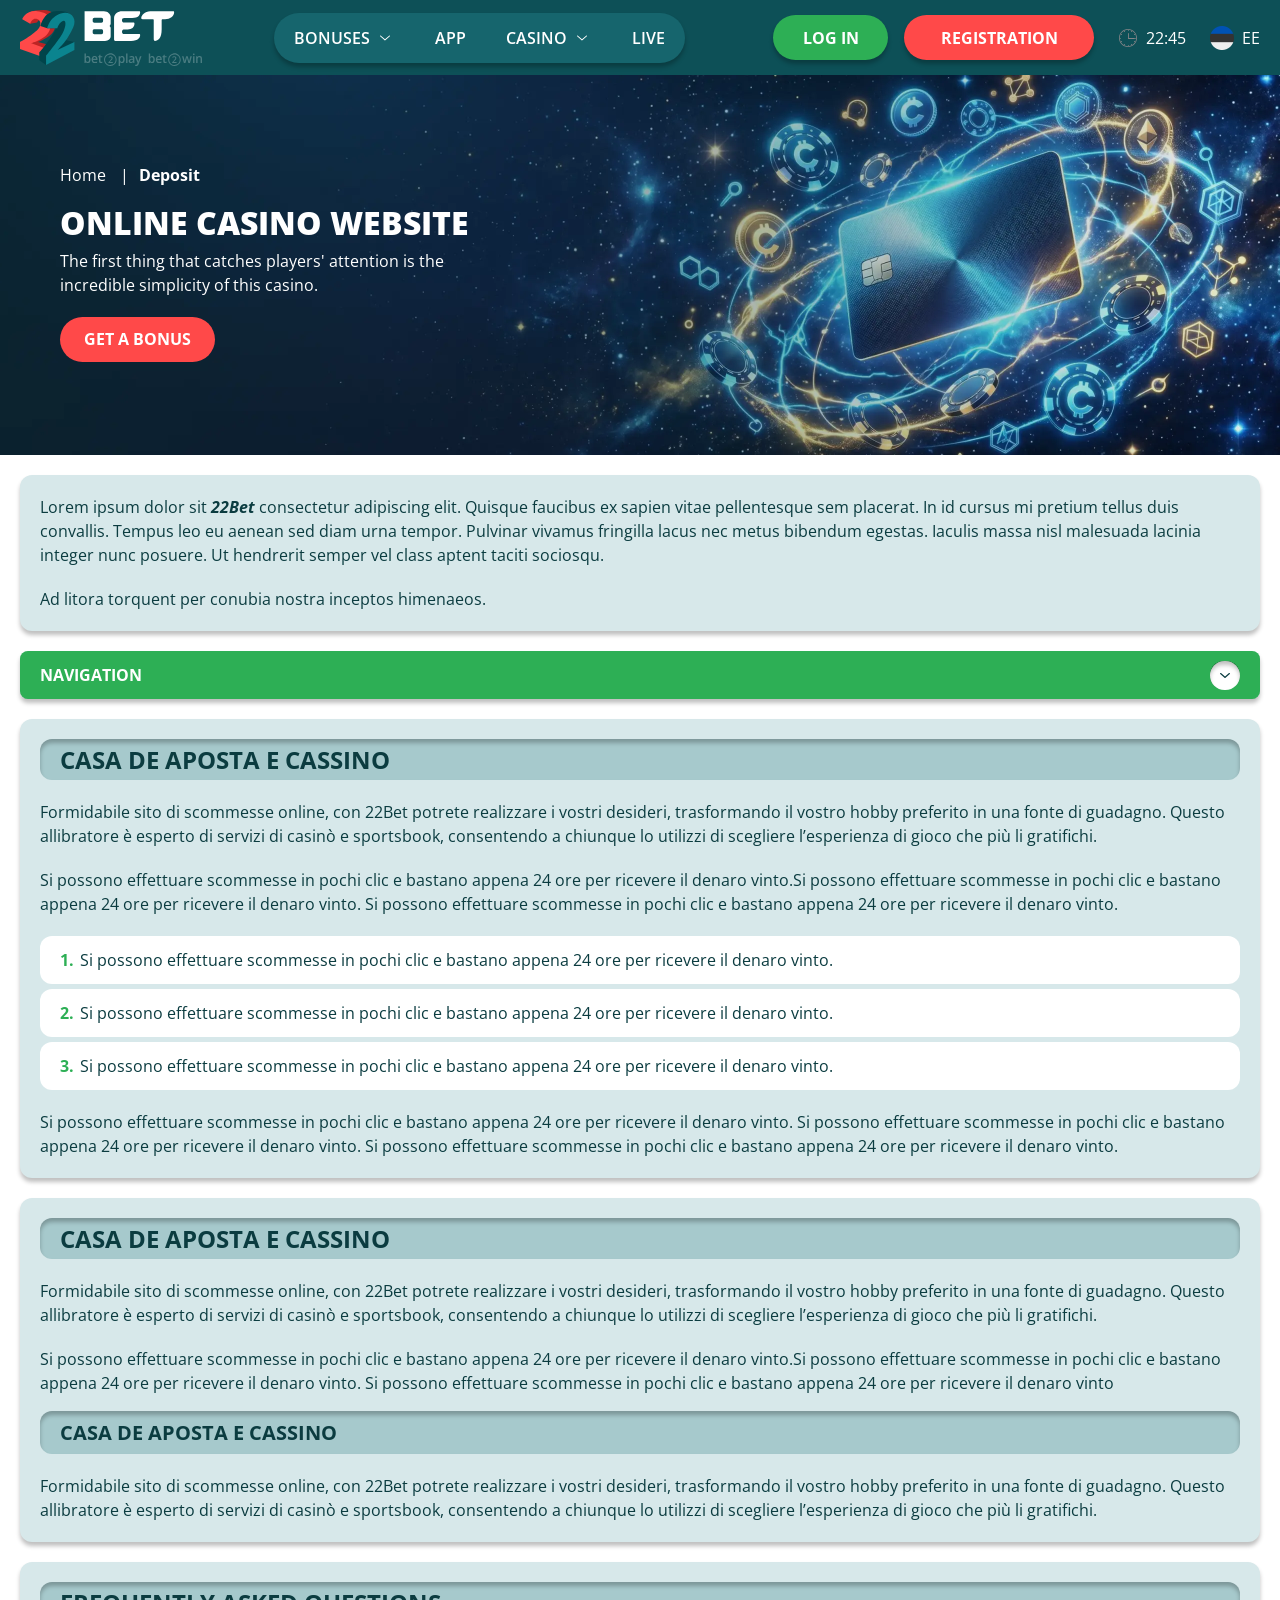
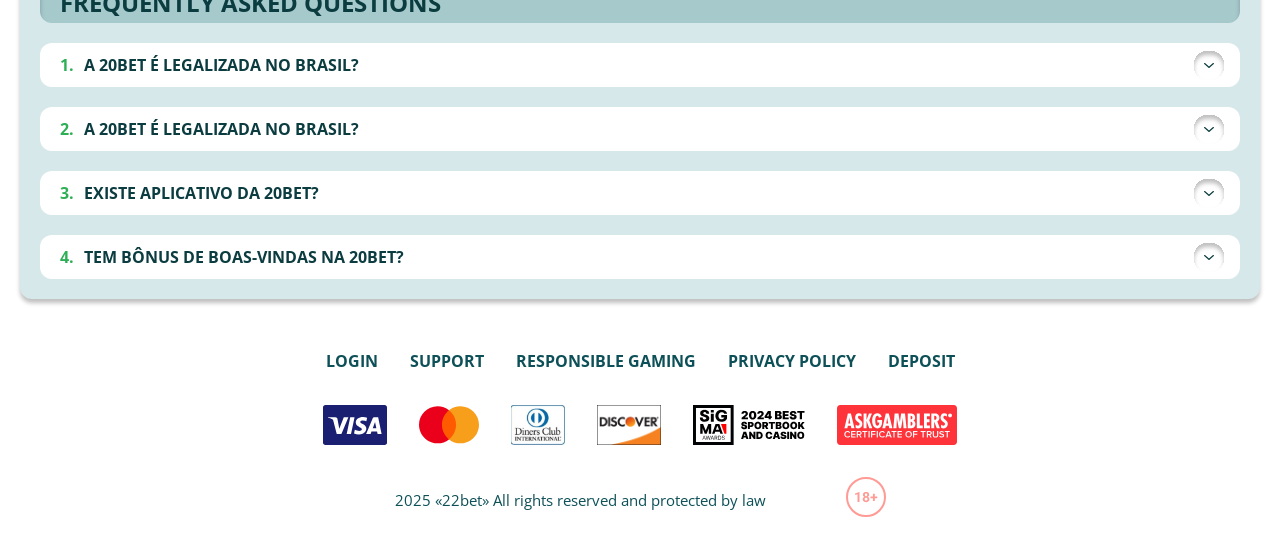
<file: deposit.html>
<!DOCTYPE html>
<html lang="ee">
  <head>
    <meta charset="UTF-8" />
   
    <meta name="viewport" content="width=device-width, initial-scale=1.0" />
    <title>22Bet </title>
    <meta name="description" content />
    <meta property="og:site_name" content />
    <meta property="og:title" content />
    <meta property="og:type" content="website" />
    <meta property="og:url" content />
    <meta property="og:image" content />
    <meta property="og:image:alt" content />
    <meta property="og:locale" content="ee" />
    <meta property="og:description" content />
    <link rel="preconnect" href="https://fonts.googleapis.com" />
    <link rel="preconnect" href="https://fonts.gstatic.com" crossorigin="anonymous" />
   <link href="https://fonts.googleapis.com/css2?family=Open+Sans:ital,wght@0,300..800;1,300..800&display=swap" rel="stylesheet">
<link href="https://fonts.googleapis.com/css?family=Roboto+Condensed&display=swap" rel="stylesheet">

   <link rel="stylesheet" href="./css/reset.css" />
    <link rel="stylesheet" href="./css/main.css" />
    <link rel="stylesheet" href="./css/media.css"/>
    <link rel="icon" href="./images/Group.png" type="image/x-icon"/>
    <script
    src="https://code.jquery.com/jquery-3.6.1.min.js"
    integrity="sha256-o88AwQnZB+VDvE9tvIXrMQaPlFFSUTR+nldQm1LuPXQ="
    crossorigin="anonymous"
  ></script>
  </head>
  <body>
    <header class="header">
      <section class="content header__content">
        <a href="./index.html" class="logo header__logo"
          ><img src="./images/logo.svg" alt="logo" title
        /></a>
        <button class="header__btn-menu" >
          <svg width="16px" height="16px" viewBox="0 0 16 16" xmlns="http://www.w3.org/2000/svg">
              <rect y="0" width="16" height="3" rx="1.5"></rect>
              <rect y="6.5" width="16" height="3" rx="1.5"></rect>
              <rect y="13" width="16" height="3" rx="1.5"></rect>
            </svg>
        </button>

          <nav class="menu header__menu">
            <ul class="header__menu-list">
                
              <li class="">
              <div class="header__menu-wrapper">
                <div class="js-button-expander js-button-expander--menu" >
                <a href="./bonus.html" >
                <span>Bonuses</span>
              </a>
              </div>
              <div class="header__menu-wrap js-expand-content js-expand-content--menu">
                <ul >
                  <li>
                    <a href="./freeSpins.html">
                    <span>Free Spins</span>
                  </a></li>
                  <li><a href="./promoCode.html">
                    <span>Promo Code</span>
                  </a>
                </li>
                  <li><a href="./welcomeBonus.html">
                    <span>Welcome Bonus</span>
                  </a>
                </li>
                <li><a href="./vip.html">
                    <span>VIP</span>
                  </a>
                </li>
                </ul>
              </div>
              </div>
               <a href="./bonus.html" class="header__menu-item">
                <span>Bonuses</span>
              </a>
            </li>
              <li>
                <a href="./app.html">
                 App
                </a>
              </li>
              
              <li class="">
              <div class="header__menu-wrapper">
                <div class="js-button-expander js-button-expander--menu" >
                <a href="./casino.html" >
                <span> Casino</span>
              </a>
              </div>
              <div class="header__menu-wrap js-expand-content js-expand-content--menu">
                <ul >
                  <li>
                    <a href="./slots.html">
                    <span>Slots</span>
                  </a></li>
                 
                </ul>
              </div>
              </div>
               <a href="./casino.html" class="header__menu-item">
                <span>Casino</span>
              </a>
            </li>
               <li>
                <a href="./live.html">
               Live
                </a>
              </li>
              <li>
                    <a href="./freeSpins.html">
                    <span>Free Spins</span>
                  </a></li>
                  <li><a href="./promoCode.html">
                    <span>Promo Code</span>
                  </a>
                </li>
                  <li><a href="./welcomeBonus.html">
                    <span>Welcome Bonus</span>
                  </a>
                </li>
                <li><a href="./vip.html">
                    <span>VIP</span>
                  </a>
                </li>
             <li>
                    <a href="./slots.html">
                    <span>Slots</span>
                  </a></li>
             
             
            </ul>
            <div class="header__button header__button-menu " >
              <a href="#" class="button  button__login-menu">log in</a>
              <a href="#" class="button button__menu">registration</a>
            </div>
           
          </nav>
            <a href="#" class="button button__login">log in</a>
            <a href="#" class="button button__singup">registration</a>
            <div id="clock" class="header__time">00:00</div>
            <a href="#" class="header__flag">
                <span><img src="./images/flag.png" alt="flag" title /></span>
                <span>ee</span>
              </a>
      </section>
    </header>
     <main class="main home main-page">
        <section class=" hero hero__page">
           
            <div class="background background-page">
              <img src="./images/layout-images/bg-deposit.webp" alt="hero" title />
              
            </div>
            <div class="hero__wrapper hero__wrapper-page">
              <div class="hero__data hero__data-bonus">
                <ul
                class="breadcrumbs "
                
              >
                <li
                  
                >
                  <a href="/" >
                    <span >Home</span></a
                  >
                 
                </li>
                <li
                  
                >
                  <a href="#" > <span >Deposit</span></a>
                 
                </li>
              </ul>
                <h1 class="title general hero__title">
                  Online Casino Website
                </h1>
                 <p class="hero__text">The first thing that catches players' attention is the incredible simplicity of this casino.</p>
               
                <a href="#" class="button  hero__button ">Get a Bonus</a>
               
              </div>
             
            </div>
          </section>
      <section class="main__wrap main__wrap-page">
       
       <section class="content__wrapper content__wrapper-page">

         
        
       
          <section class="content article">
            <p>
             Lorem ipsum dolor sit <a href="#">22Bet</a> consectetur adipiscing elit. Quisque faucibus ex sapien vitae pellentesque sem placerat. In id cursus mi pretium tellus duis convallis. Tempus leo eu aenean sed diam urna tempor. Pulvinar vivamus fringilla lacus nec metus bibendum egestas. Iaculis massa nisl malesuada lacinia integer nunc posuere. Ut hendrerit semper vel class aptent taciti sociosqu.
            </p>
            <p>
             Ad litora torquent per conubia nostra inceptos himenaeos.
            </p>
          </section>
         
               <section class="content menu-review__content">
              

            
                <div class="menu__review-desk menu__review-content">Navigation</div>
                <ul class="menu__review menu__review-list">
                  <li><a href="#">Lorem ipsum dolor sit</a></li>
                    <li><a href="#">Amet consectetur adipiscing</a></li>
                      <li><a href="#">Quisque faucibus ex sapien vitae</a></li>
                        <li><a href="#">Ut hendrerit sempero</a></li>
                          <li><a href="#">Pulvinar vivamus fringilla</a></li>
                           <li><a href="#">Ad litora torquent per conubia</a></li>
                         
                          
                </ul>
             
          
          </section>
          
        
          <section class="content article">
            <h2 class="title high article__title">Casa de Aposta e Cassino</h2>
             
            <p>
             Formidabile sito di scommesse online, con 22Bet potrete realizzare i vostri desideri, trasformando il vostro hobby preferito in una fonte di guadagno. Questo allibratore è esperto di servizi di casinò e sportsbook, consentendo a chiunque lo utilizzi di scegliere l’esperienza di gioco che più li gratifichi.
            </p>
            <p>
             Si possono effettuare scommesse in pochi clic e bastano appena 24 ore per ricevere il denaro vinto.Si possono effettuare scommesse in pochi clic e bastano appena 24 ore per ricevere il denaro vinto. Si possono effettuare scommesse in pochi clic e bastano appena 24 ore per ricevere il denaro vinto.
            </p>
           <ol>
              <li>Si possono effettuare scommesse in pochi clic e bastano appena 24 ore per ricevere il denaro vinto.</li>
              <li>Si possono effettuare scommesse in pochi clic e bastano appena 24 ore per ricevere il denaro vinto.</li>
              <li>Si possono effettuare scommesse in pochi clic e bastano appena 24 ore per ricevere il denaro vinto.</li>
            </ol>
            <p>Si possono effettuare scommesse in pochi clic e bastano appena 24 ore per ricevere il denaro vinto. Si possono effettuare scommesse in pochi clic e bastano appena 24 ore per ricevere il denaro vinto. Si possono effettuare scommesse in pochi clic e bastano appena 24 ore per ricevere il denaro vinto.</p>
          </section>
         
         
           <section class="content article">
            <h2 class="title high article__title">Casa de Aposta e Cassino</h2>
            <p>Formidabile sito di scommesse online, con 22Bet potrete realizzare i vostri desideri, trasformando il vostro hobby preferito in una fonte di guadagno. Questo allibratore è esperto di servizi di casinò e sportsbook, consentendo a chiunque lo utilizzi di scegliere l’esperienza di gioco che più li gratifichi.</p>
            <p>Si possono effettuare scommesse in pochi clic e bastano appena 24 ore per ricevere il denaro vinto.Si possono effettuare scommesse in pochi clic e bastano appena 24 ore per ricevere il denaro vinto. Si possono effettuare scommesse in pochi clic e bastano appena 24 ore per ricevere il denaro vinto</p>
            <h3>Casa de Aposta e Cassino</h3>
            <p>Formidabile sito di scommesse online, con 22Bet potrete realizzare i vostri desideri, trasformando il vostro hobby preferito in una fonte di guadagno. Questo allibratore è esperto di servizi di casinò e sportsbook, consentendo a chiunque lo utilizzi di scegliere l’esperienza di gioco che più li gratifichi.</p>
           </section>

          <section class="content faq">
            <h2 class="title high faq__title">Frequently Asked Questions</h2>
            <ul class="faq__list " >
              <li class="faq__item"  >
                <h3 class="title medium faq__subtitle js-button-expander js-button-expander--faq"  >A 20Bet é legalizada no Brasil?
                 </h3>
                <div  class="faq__answer js-expand-content js-expand-content--faq" >
                  <p  >
                    Sim, a casa de apostas tem licença emitida por Curaçao, que é reconhecida no Brasil e a permite atuar por aqui.
                  </p>
                </div>
              </li>
              <li class="faq__item"  >
                <h3 class="title medium faq__subtitle js-button-expander js-button-expander--faq"  >A 20Bet é legalizada no Brasil?</h3>
                <div class="faq__answer js-expand-content js-expand-content--faq" >
                  <p  >
                    Sim, a casa de apostas tem licença emitida por Curaçao, que é reconhecida no Brasil e a permite atuar por aqui.
                  </p>
                </div>
              </li> 
              <li class="faq__item"  >
                <h3 class="title medium faq__subtitle js-button-expander js-button-expander--faq"  >Existe aplicativo da 20Bet?</h3>
                <div class="faq__answer js-expand-content js-expand-content--faq" >
                  <p  >
                   Sim, disponível para sistemas operacionais iOS e Android.
                  </p>
                </div>
              </li> 
              <li class="faq__item"  >
                <h3 class="title medium faq__subtitle js-button-expander js-button-expander--faq"  >Tem bônus de boas-vindas na 20Bet?</h3>
                <div class="faq__answer js-expand-content js-expand-content--faq" >
                  <p  >
                   O pacote especial para novos usuários da 20Bet paga 100% sobre o primeiro depósito, com limite de 600 BRL.
                  </p>
                </div>
              </li> 
             
            </ul>
          </section>
          
        </section> 
      
        <div class=""  onclick="scrollToTop()">
          <button class="main__arrow" id="scrollToTopBtn"></button>
        </div> 
        
      </section>
    </main> 
   <footer class=" footer ">
      <section class="content footer__content">
        <ul class="footer__menu">
         <li><a href="./login.html">Login</a></li>
         <li><a href="./support.html">Support</a></li>
         <li><a href="./responsible.html">Responsible Gaming</a></li>
         <li><a href="./policy.html">Privacy Policy</a></li>
         <li><a href="./deposit.html">Deposit</a></li>
        </ul>
       
          <ul class="footer__cards-list">
           
            <li>
              <a href="#"
                ><img src="./images/visa.svg" alt="cardvisa" title
              /></a>
            </li>
            <li>
              <a href="#"
                ><img
                  src="./images/mastercard.svg"
                  alt="mastercard"
                  title
              /></a>
            </li>
            <li>
                <a href="#"
                  ><img src="./images/diners.svg" alt="diners" title
                /></a>
              </li>
              <li>
                <a href="#"
                  ><img src="./images/discover.svg" alt="discover" title
                /></a>
              </li>
              <li>
                <a href="#"
                  ><img src="./images/sigma.svg" alt="sigma" title
                /></a>
              </li>
              <li>
                <a href="#"
                  ><img src="./images/ask.svg" alt="ask" title
                /></a>
              </li>
            
          </ul>
       
        <div class="footer__wrapp">
          <div class="footer__text">
           
            <p>2025 «22bet» All rights reserved and protected by law
</p>
           
          </div>
          <div class="footer__age">
            <img src="./images/age.svg" alt="age" title />
          </div>
        </div>
      
      </section>
    </footer>
    <script src="./js/arrowUp.js" defer></script>
    <script src="./js/sidebar.js" defer></script>
    <script src="./js/expander.js" defer></script>
    <script src="./js/mobile-menu.js" defer></script>
    <script src="./js/clock.js" defer></script>
  </body>
</html>
</file>
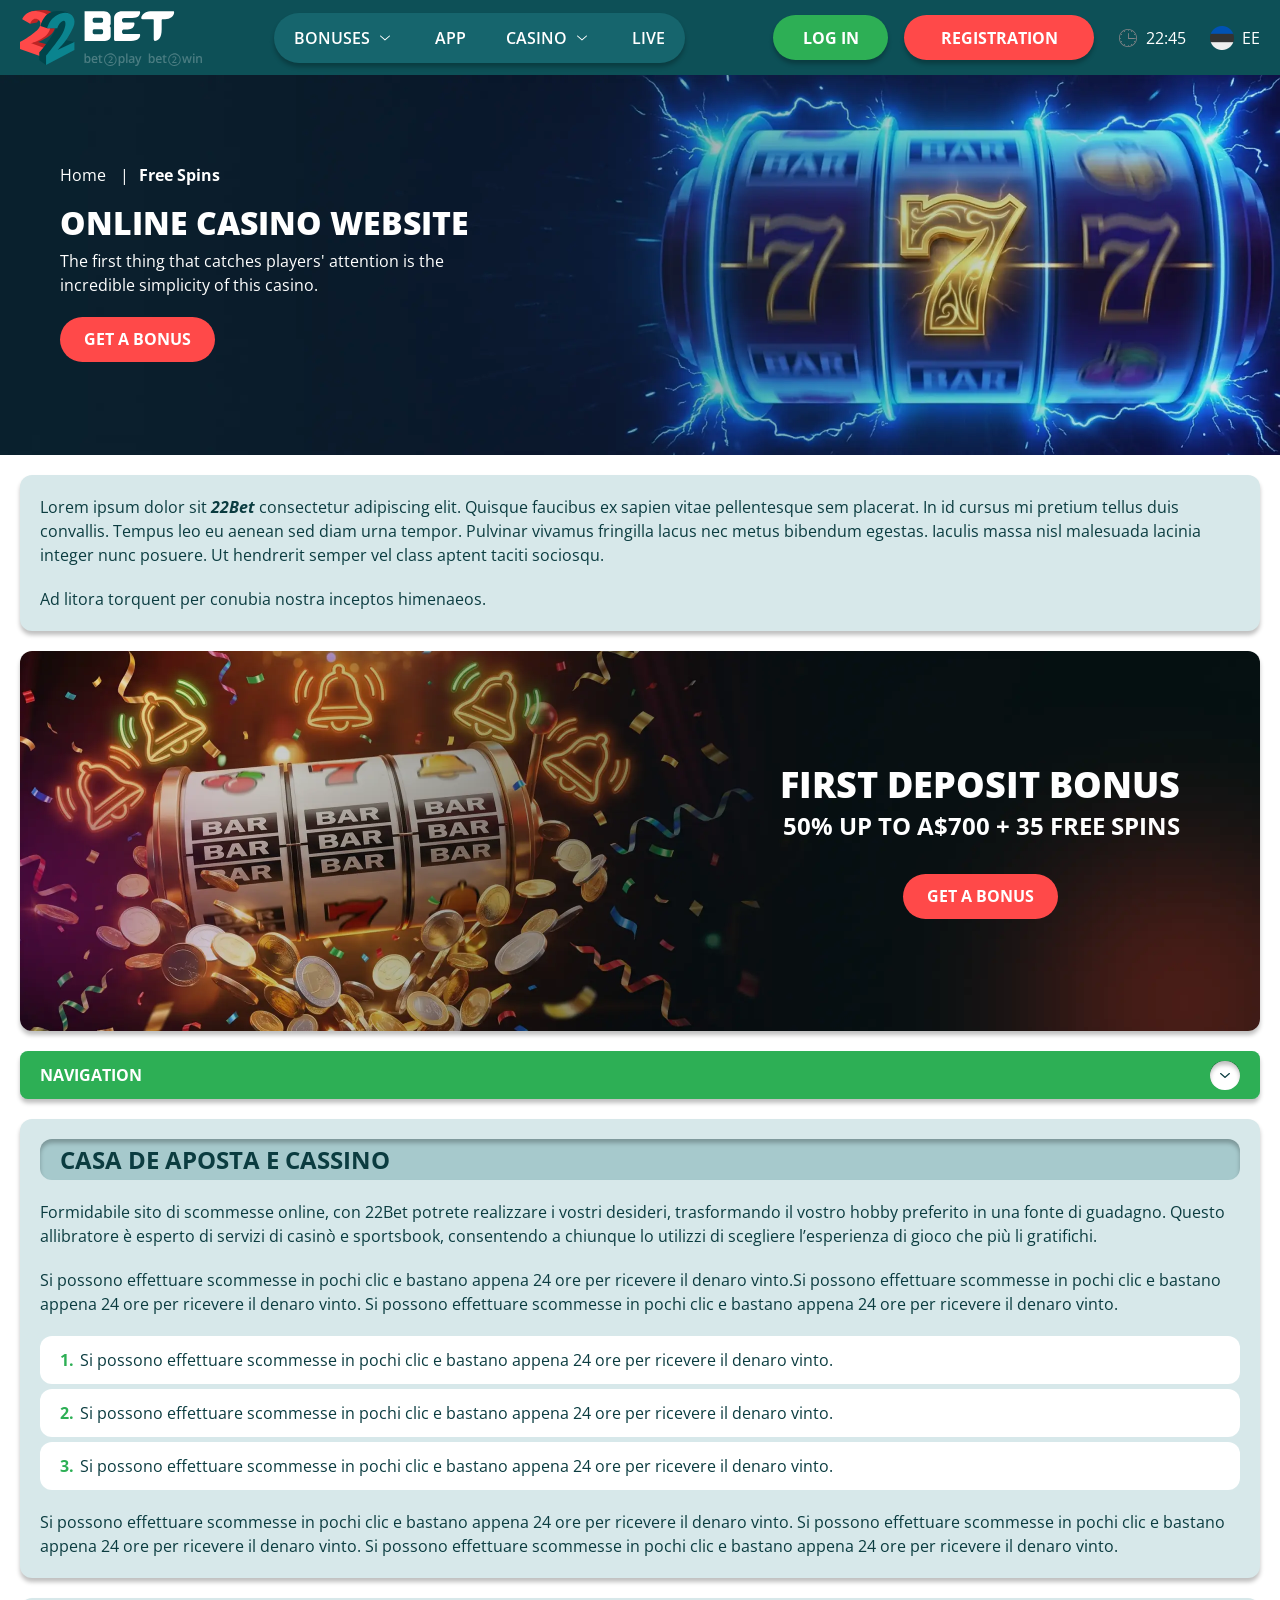
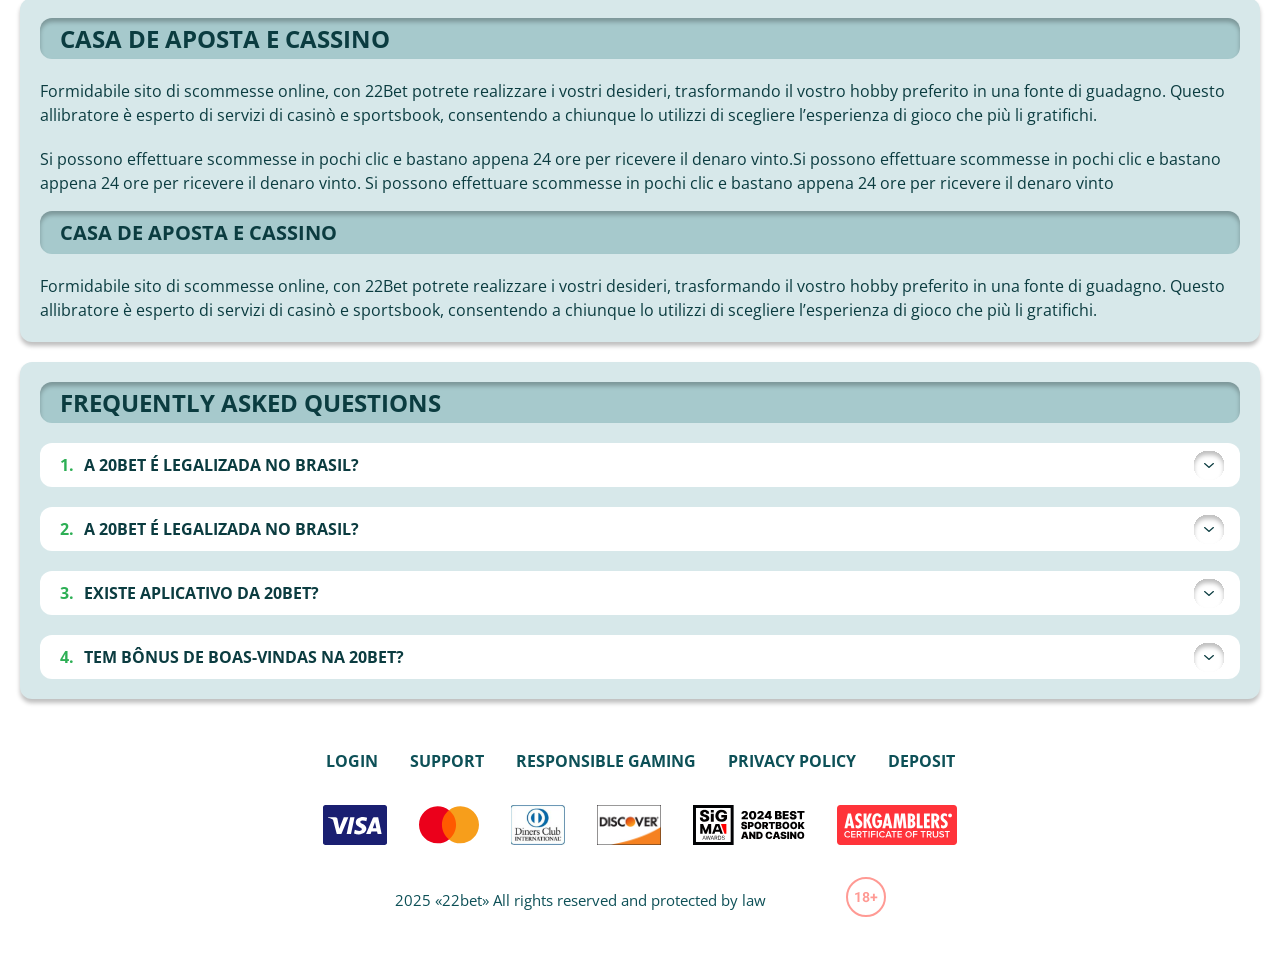
<file: freeSpins.html>
<!DOCTYPE html>
<html lang="ee">
  <head>
    <meta charset="UTF-8" />
   
    <meta name="viewport" content="width=device-width, initial-scale=1.0" />
    <title>22Bet </title>
    <meta name="description" content />
    <meta property="og:site_name" content />
    <meta property="og:title" content />
    <meta property="og:type" content="website" />
    <meta property="og:url" content />
    <meta property="og:image" content />
    <meta property="og:image:alt" content />
    <meta property="og:locale" content="ee" />
    <meta property="og:description" content />
    <link rel="preconnect" href="https://fonts.googleapis.com" />
    <link rel="preconnect" href="https://fonts.gstatic.com" crossorigin="anonymous" />
   <link href="https://fonts.googleapis.com/css2?family=Open+Sans:ital,wght@0,300..800;1,300..800&display=swap" rel="stylesheet">
<link href="https://fonts.googleapis.com/css?family=Roboto+Condensed&display=swap" rel="stylesheet">

   <link rel="stylesheet" href="./css/reset.css" />
    <link rel="stylesheet" href="./css/main.css" />
    <link rel="stylesheet" href="./css/media.css"/>
    <link rel="icon" href="./images/Group.png" type="image/x-icon"/>
    <script
    src="https://code.jquery.com/jquery-3.6.1.min.js"
    integrity="sha256-o88AwQnZB+VDvE9tvIXrMQaPlFFSUTR+nldQm1LuPXQ="
    crossorigin="anonymous"
  ></script>
  </head>
  <body>
    <header class="header">
      <section class="content header__content">
        <a href="./index.html" class="logo header__logo"
          ><img src="./images/logo.svg" alt="logo" title
        /></a>
        <button class="header__btn-menu" >
          <svg width="16px" height="16px" viewBox="0 0 16 16" xmlns="http://www.w3.org/2000/svg">
              <rect y="0" width="16" height="3" rx="1.5"></rect>
              <rect y="6.5" width="16" height="3" rx="1.5"></rect>
              <rect y="13" width="16" height="3" rx="1.5"></rect>
            </svg>
        </button>

          <nav class="menu header__menu">
            <ul class="header__menu-list">
                
              <li class="">
              <div class="header__menu-wrapper">
                <div class="js-button-expander js-button-expander--menu" >
                <a href="./bonus.html" >
                <span>Bonuses</span>
              </a>
              </div>
              <div class="header__menu-wrap js-expand-content js-expand-content--menu">
                <ul >
                  <li>
                    <a href="./freeSpins.html">
                    <span>Free Spins</span>
                  </a></li>
                  <li><a href="./promoCode.html">
                    <span>Promo Code</span>
                  </a>
                </li>
                  <li><a href="./welcomeBonus.html">
                    <span>Welcome Bonus</span>
                  </a>
                </li>
                <li><a href="./vip.html">
                    <span>VIP</span>
                  </a>
                </li>
                </ul>
              </div>
              </div>
               <a href="./bonus.html" class="header__menu-item">
                <span>Bonuses</span>
              </a>
            </li>
              <li>
                <a href="./app.html">
                 App
                </a>
              </li>
              
              <li class="">
              <div class="header__menu-wrapper">
                <div class="js-button-expander js-button-expander--menu" >
                <a href="./casino.html" >
                <span> Casino</span>
              </a>
              </div>
              <div class="header__menu-wrap js-expand-content js-expand-content--menu">
                <ul >
                  <li>
                    <a href="./slots.html">
                    <span>Slots</span>
                  </a></li>
                 
                </ul>
              </div>
              </div>
               <a href="./casino.html" class="header__menu-item">
                <span>Casino</span>
              </a>
            </li>
               <li>
                <a href="./live.html">
               Live
                </a>
              </li>
              <li>
                    <a href="./freeSpins.html">
                    <span>Free Spins</span>
                  </a></li>
                  <li><a href="./promoCode.html">
                    <span>Promo Code</span>
                  </a>
                </li>
                  <li><a href="./welcomeBonus.html">
                    <span>Welcome Bonus</span>
                  </a>
                </li>
                <li><a href="./vip.html">
                    <span>VIP</span>
                  </a>
                </li>
             <li>
                    <a href="./slots.html">
                    <span>Slots</span>
                  </a></li>
             
             
            </ul>
            <div class="header__button header__button-menu " >
              <a href="#" class="button  button__login-menu">log in</a>
              <a href="#" class="button button__menu">registration</a>
            </div>
           
          </nav>
            <a href="#" class="button button__login">log in</a>
            <a href="#" class="button button__singup">registration</a>
            <div id="clock" class="header__time">00:00</div>
            <a href="#" class="header__flag">
                <span><img src="./images/flag.png" alt="flag" title /></span>
                <span>ee</span>
              </a>
      </section>
    </header>
     <main class="main home main-page">
        <section class=" hero hero__page">
           
            <div class="background background-page">
              <img src="./images/layout-images/bg-freeSpin.webp" alt="hero" title />
              
            </div>
            <div class="hero__wrapper hero__wrapper-page">
              <div class="hero__data hero__data-bonus">
                <ul
                class="breadcrumbs "
                
              >
                <li
                  
                >
                  <a href="/" >
                    <span >Home</span></a
                  >
                 
                </li>
                <li
                  
                >
                  <a href="#" > <span >Free Spins</span></a>
                 
                </li>
              </ul>
                <h1 class="title general hero__title">
                  Online Casino Website
                </h1>
                 <p class="hero__text">The first thing that catches players' attention is the incredible simplicity of this casino.</p>
               
                <a href="#" class="button  hero__button ">Get a Bonus</a>
               
              </div>
             
            </div>
          </section>
      <section class="main__wrap main__wrap-page">
       
       <section class="content__wrapper content__wrapper-page">

         
        
       
          <section class="content article">
            <p>
             Lorem ipsum dolor sit <a href="#">22Bet</a> consectetur adipiscing elit. Quisque faucibus ex sapien vitae pellentesque sem placerat. In id cursus mi pretium tellus duis convallis. Tempus leo eu aenean sed diam urna tempor. Pulvinar vivamus fringilla lacus nec metus bibendum egestas. Iaculis massa nisl malesuada lacinia integer nunc posuere. Ut hendrerit semper vel class aptent taciti sociosqu.
            </p>
            <p>
             Ad litora torquent per conubia nostra inceptos himenaeos.
            </p>
          </section>
         
             
               <section class="content banner banner-main">
            <div class="background banner__background">
              
              <img src="./images/layout-images/banner-freeSpin.webp" alt="banner" title />
              
            </div>
            <div class="banner__info">
              
              <h2 class="title high banner__title-main">
                  
               first Deposit Bonus
              </h2>
            <p class="banner__subtitle">50% up to A$700 + 35 Free spins</p>
              <a href="#" class="button banner__button">Get a Bonus</a>
            </div>
          </section>
        
         <section class="content menu-review__content">
              

            
                <div class="menu__review-desk menu__review-content">Navigation</div>
                <ul class="menu__review menu__review-list">
                  <li><a href="#">Lorem ipsum dolor sit</a></li>
                    <li><a href="#">Amet consectetur adipiscing</a></li>
                      <li><a href="#">Quisque faucibus ex sapien vitae</a></li>
                        <li><a href="#">Ut hendrerit sempero</a></li>
                          <li><a href="#">Pulvinar vivamus fringilla</a></li>
                           <li><a href="#">Ad litora torquent per conubia</a></li>
                         
                          
                </ul>
             
          
          </section>
          
          
        
          <section class="content article">
            <h2 class="title high article__title">Casa de Aposta e Cassino</h2>
             
            <p>
             Formidabile sito di scommesse online, con 22Bet potrete realizzare i vostri desideri, trasformando il vostro hobby preferito in una fonte di guadagno. Questo allibratore è esperto di servizi di casinò e sportsbook, consentendo a chiunque lo utilizzi di scegliere l’esperienza di gioco che più li gratifichi.
            </p>
            <p>
             Si possono effettuare scommesse in pochi clic e bastano appena 24 ore per ricevere il denaro vinto.Si possono effettuare scommesse in pochi clic e bastano appena 24 ore per ricevere il denaro vinto. Si possono effettuare scommesse in pochi clic e bastano appena 24 ore per ricevere il denaro vinto.
            </p>
           <ol>
              <li>Si possono effettuare scommesse in pochi clic e bastano appena 24 ore per ricevere il denaro vinto.</li>
              <li>Si possono effettuare scommesse in pochi clic e bastano appena 24 ore per ricevere il denaro vinto.</li>
              <li>Si possono effettuare scommesse in pochi clic e bastano appena 24 ore per ricevere il denaro vinto.</li>
            </ol>
            <p>Si possono effettuare scommesse in pochi clic e bastano appena 24 ore per ricevere il denaro vinto. Si possono effettuare scommesse in pochi clic e bastano appena 24 ore per ricevere il denaro vinto. Si possono effettuare scommesse in pochi clic e bastano appena 24 ore per ricevere il denaro vinto.</p>
          </section>
         
         
           <section class="content article">
            <h2 class="title high article__title">Casa de Aposta e Cassino</h2>
            <p>Formidabile sito di scommesse online, con 22Bet potrete realizzare i vostri desideri, trasformando il vostro hobby preferito in una fonte di guadagno. Questo allibratore è esperto di servizi di casinò e sportsbook, consentendo a chiunque lo utilizzi di scegliere l’esperienza di gioco che più li gratifichi.</p>
            <p>Si possono effettuare scommesse in pochi clic e bastano appena 24 ore per ricevere il denaro vinto.Si possono effettuare scommesse in pochi clic e bastano appena 24 ore per ricevere il denaro vinto. Si possono effettuare scommesse in pochi clic e bastano appena 24 ore per ricevere il denaro vinto</p>
            <h3>Casa de Aposta e Cassino</h3>
            <p>Formidabile sito di scommesse online, con 22Bet potrete realizzare i vostri desideri, trasformando il vostro hobby preferito in una fonte di guadagno. Questo allibratore è esperto di servizi di casinò e sportsbook, consentendo a chiunque lo utilizzi di scegliere l’esperienza di gioco che più li gratifichi.</p>
           </section>

          <section class="content faq">
            <h2 class="title high faq__title">Frequently Asked Questions</h2>
            <ul class="faq__list " >
              <li class="faq__item"  >
                <h3 class="title medium faq__subtitle js-button-expander js-button-expander--faq"  >A 20Bet é legalizada no Brasil?
                 </h3>
                <div  class="faq__answer js-expand-content js-expand-content--faq" >
                  <p  >
                    Sim, a casa de apostas tem licença emitida por Curaçao, que é reconhecida no Brasil e a permite atuar por aqui.
                  </p>
                </div>
              </li>
              <li class="faq__item"  >
                <h3 class="title medium faq__subtitle js-button-expander js-button-expander--faq"  >A 20Bet é legalizada no Brasil?</h3>
                <div class="faq__answer js-expand-content js-expand-content--faq" >
                  <p  >
                    Sim, a casa de apostas tem licença emitida por Curaçao, que é reconhecida no Brasil e a permite atuar por aqui.
                  </p>
                </div>
              </li> 
              <li class="faq__item"  >
                <h3 class="title medium faq__subtitle js-button-expander js-button-expander--faq"  >Existe aplicativo da 20Bet?</h3>
                <div class="faq__answer js-expand-content js-expand-content--faq" >
                  <p  >
                   Sim, disponível para sistemas operacionais iOS e Android.
                  </p>
                </div>
              </li> 
              <li class="faq__item"  >
                <h3 class="title medium faq__subtitle js-button-expander js-button-expander--faq"  >Tem bônus de boas-vindas na 20Bet?</h3>
                <div class="faq__answer js-expand-content js-expand-content--faq" >
                  <p  >
                   O pacote especial para novos usuários da 20Bet paga 100% sobre o primeiro depósito, com limite de 600 BRL.
                  </p>
                </div>
              </li> 
             
            </ul>
          </section>
          
        </section> 
      
        <div class=""  onclick="scrollToTop()">
          <button class="main__arrow" id="scrollToTopBtn"></button>
        </div> 
        
      </section>
    </main> 
    <footer class=" footer ">
      <section class="content footer__content">
        <ul class="footer__menu">
         <li><a href="./login.html">Login</a></li>
         <li><a href="./support.html">Support</a></li>
         <li><a href="./responsible.html">Responsible Gaming</a></li>
         <li><a href="./policy.html">Privacy Policy</a></li>
         <li><a href="./deposit.html">Deposit</a></li>
        </ul>
       
          <ul class="footer__cards-list">
           
            <li>
              <a href="#"
                ><img src="./images/visa.svg" alt="cardvisa" title
              /></a>
            </li>
            <li>
              <a href="#"
                ><img
                  src="./images/mastercard.svg"
                  alt="mastercard"
                  title
              /></a>
            </li>
            <li>
                <a href="#"
                  ><img src="./images/diners.svg" alt="diners" title
                /></a>
              </li>
              <li>
                <a href="#"
                  ><img src="./images/discover.svg" alt="discover" title
                /></a>
              </li>
              <li>
                <a href="#"
                  ><img src="./images/sigma.svg" alt="sigma" title
                /></a>
              </li>
              <li>
                <a href="#"
                  ><img src="./images/ask.svg" alt="ask" title
                /></a>
              </li>
            
          </ul>
       
        <div class="footer__wrapp">
          <div class="footer__text">
           
            <p>2025 «22bet» All rights reserved and protected by law

</p>
           
          </div>
          <div class="footer__age">
            <img src="./images/age.svg" alt="age" title />
          </div>
        </div>
      
      </section>
    </footer>
    <script src="./js/arrowUp.js" defer></script>
    <script src="./js/sidebar.js" defer></script>
    <script src="./js/expander.js" defer></script>
    <script src="./js/mobile-menu.js" defer></script>
    <script src="./js/clock.js" defer></script>
  </body>
</html>
</file>
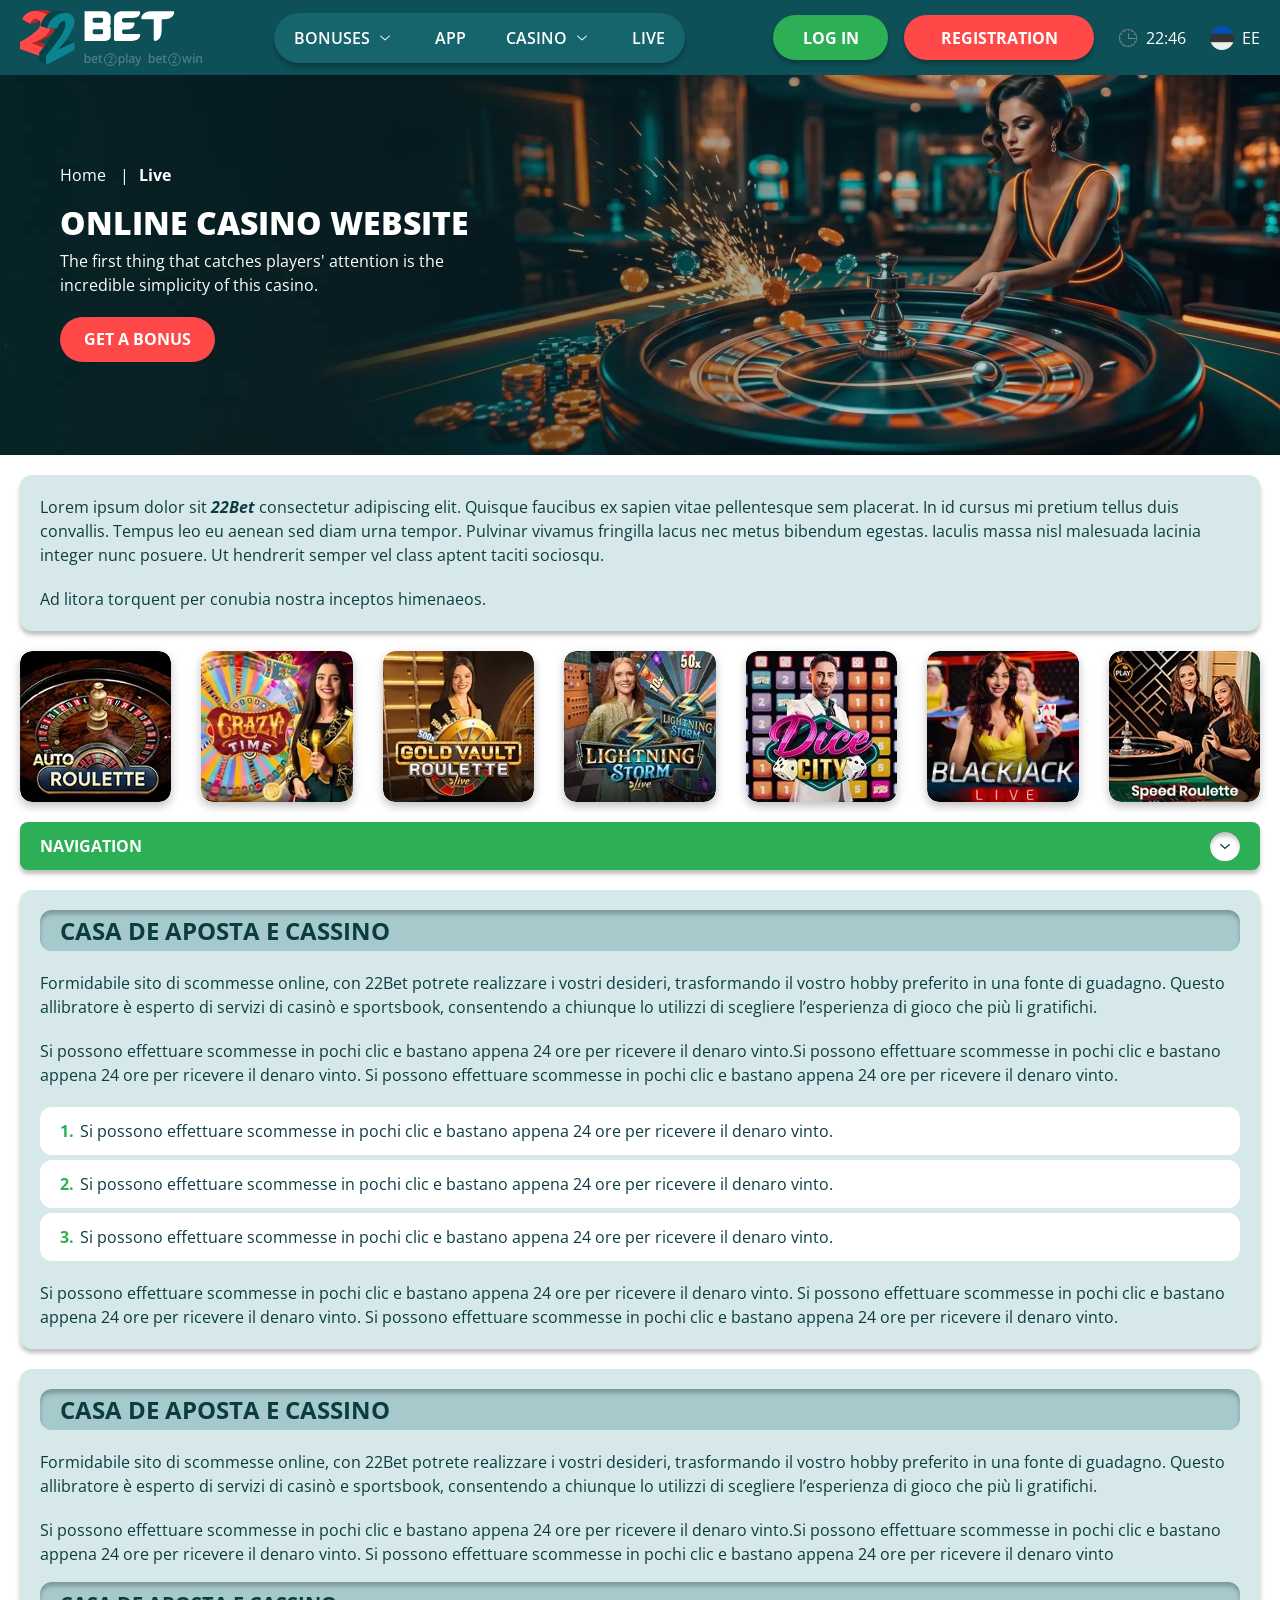
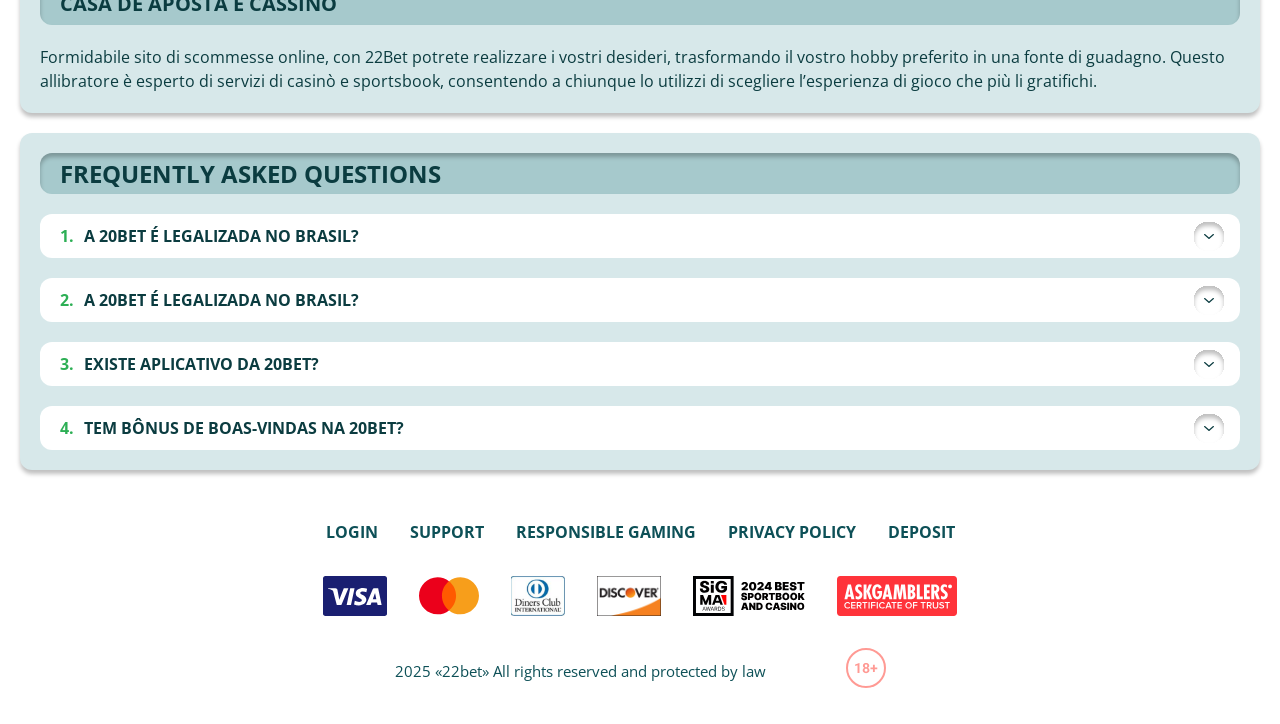
<file: live.html>
<!DOCTYPE html>
<html lang="ee">
  <head>
    <meta charset="UTF-8" />
   
    <meta name="viewport" content="width=device-width, initial-scale=1.0" />
    <title>22Bet </title>
    <meta name="description" content />
    <meta property="og:site_name" content />
    <meta property="og:title" content />
    <meta property="og:type" content="website" />
    <meta property="og:url" content />
    <meta property="og:image" content />
    <meta property="og:image:alt" content />
    <meta property="og:locale" content="ee" />
    <meta property="og:description" content />
    <link rel="preconnect" href="https://fonts.googleapis.com" />
    <link rel="preconnect" href="https://fonts.gstatic.com" crossorigin="anonymous" />
   <link href="https://fonts.googleapis.com/css2?family=Open+Sans:ital,wght@0,300..800;1,300..800&display=swap" rel="stylesheet">
<link href="https://fonts.googleapis.com/css?family=Roboto+Condensed&display=swap" rel="stylesheet">

   <link rel="stylesheet" href="./css/reset.css" />
    <link rel="stylesheet" href="./css/main.css" />
    <link rel="stylesheet" href="./css/media.css"/>
    <link rel="icon" href="./images/Group.png" type="image/x-icon"/>
    <script
    src="https://code.jquery.com/jquery-3.6.1.min.js"
    integrity="sha256-o88AwQnZB+VDvE9tvIXrMQaPlFFSUTR+nldQm1LuPXQ="
    crossorigin="anonymous"
  ></script>
  </head>
  <body>
    <header class="header">
      <section class="content header__content">
        <a href="./index.html" class="logo header__logo"
          ><img src="./images/logo.svg" alt="logo" title
        /></a>
        <button class="header__btn-menu" >
          <svg width="16px" height="16px" viewBox="0 0 16 16" xmlns="http://www.w3.org/2000/svg">
              <rect y="0" width="16" height="3" rx="1.5"></rect>
              <rect y="6.5" width="16" height="3" rx="1.5"></rect>
              <rect y="13" width="16" height="3" rx="1.5"></rect>
            </svg>
        </button>

          <nav class="menu header__menu">
            <ul class="header__menu-list">
                
              <li class="">
              <div class="header__menu-wrapper">
                <div class="js-button-expander js-button-expander--menu" >
                <a href="./bonus.html" >
                <span>Bonuses</span>
              </a>
              </div>
              <div class="header__menu-wrap js-expand-content js-expand-content--menu">
                <ul >
                  <li>
                    <a href="./freeSpins.html">
                    <span>Free Spins</span>
                  </a></li>
                  <li><a href="./promoCode.html">
                    <span>Promo Code</span>
                  </a>
                </li>
                  <li><a href="./welcomeBonus.html">
                    <span>Welcome Bonus</span>
                  </a>
                </li>
                <li><a href="./vip.html">
                    <span>VIP</span>
                  </a>
                </li>
                </ul>
              </div>
              </div>
               <a href="./bonus.html" class="header__menu-item">
                <span>Bonuses</span>
              </a>
            </li>
              <li>
                <a href="./app.html">
                 App
                </a>
              </li>
              
              <li class="">
              <div class="header__menu-wrapper">
                <div class="js-button-expander js-button-expander--menu" >
                <a href="./casino.html" >
                <span> Casino</span>
              </a>
              </div>
              <div class="header__menu-wrap js-expand-content js-expand-content--menu">
                <ul >
                  <li>
                    <a href="./slots.html">
                    <span>Slots</span>
                  </a></li>
                 
                </ul>
              </div>
              </div>
               <a href="./casino.html" class="header__menu-item">
                <span>Casino</span>
              </a>
            </li>
               <li>
                <a href="./live.html">
               Live
                </a>
              </li>
              <li>
                    <a href="./freeSpins.html">
                    <span>Free Spins</span>
                  </a></li>
                  <li><a href="./promoCode.html">
                    <span>Promo Code</span>
                  </a>
                </li>
                  <li><a href="./welcomeBonus.html">
                    <span>Welcome Bonus</span>
                  </a>
                </li>
                <li><a href="./vip.html">
                    <span>VIP</span>
                  </a>
                </li>
             <li>
                    <a href="./slots.html">
                    <span>Slots</span>
                  </a></li>
             
             
            </ul>
            <div class="header__button header__button-menu " >
              <a href="#" class="button  button__login-menu">log in</a>
              <a href="#" class="button button__menu">registration</a>
            </div>
           
          </nav>
            <a href="#" class="button button__login">log in</a>
            <a href="#" class="button button__singup">registration</a>
            <div id="clock" class="header__time">00:00</div>
            <a href="#" class="header__flag">
                <span><img src="./images/flag.png" alt="flag" title /></span>
                <span>ee</span>
              </a>
      </section>
    </header>
     <main class="main home main-page">
        <section class=" hero hero__page">
           
            <div class="background background-page">
              <img src="./images/live/bg-live.webp" alt="hero" title />
              
            </div>
            <div class="hero__wrapper hero__wrapper-page">
              <div class="hero__data hero__data-bonus">
                <ul
                class="breadcrumbs "
                
              >
                <li
                  
                >
                  <a href="/" >
                    <span >Home</span></a
                  >
                 
                </li>
                <li
                  
                >
                  <a href="#" > <span >Live</span></a>
                 
                </li>
              </ul>
                <h1 class="title general hero__title">
                  Online Casino Website
                </h1>
                 <p class="hero__text">The first thing that catches players' attention is the incredible simplicity of this casino.</p>
               
                <a href="#" class="button  hero__button ">Get a Bonus</a>
               
              </div>
             
            </div>
          </section>
      <section class="main__wrap main__wrap-page">
       
       <section class="content__wrapper content__wrapper-page">

         
        
       
          <section class="content article">
            <p>
             Lorem ipsum dolor sit <a href="#">22Bet</a> consectetur adipiscing elit. Quisque faucibus ex sapien vitae pellentesque sem placerat. In id cursus mi pretium tellus duis convallis. Tempus leo eu aenean sed diam urna tempor. Pulvinar vivamus fringilla lacus nec metus bibendum egestas. Iaculis massa nisl malesuada lacinia integer nunc posuere. Ut hendrerit semper vel class aptent taciti sociosqu.
            </p>
            <p>
             Ad litora torquent per conubia nostra inceptos himenaeos.
            </p>
          </section>
               <section class="content casino">
           
              <ul class="casino__list ">
                <li class="casino__item">
                   <a href="#">
                     <div class="casino__wrapper">
                      <img class="casino__img" src="./images/live/card-live1.webp" alt="" title>
                    <div class="casino__hover casino__hover-live">
                        
                        <div class="casino-box">
                            
                        <span href="#" class="button  casino__buttons"><img src="./images/card-button.svg" alt="" title></span>
                        </div>
                    </div>
                    </div>
                    
                   </a>
                </li>
                <li class="casino__item">
                <a href="#">
                     <div class="casino__wrapper">
                      <img class="casino__img" src="./images/live/card-live2.webp" alt="" title>
                    <div class="casino__hover casino__hover-live">
                        
                        <div class="casino-box">
                            
                        <span href="#" class="button  casino__buttons"><img src="./images/card-button.svg" alt="" title></span>
                        </div>
                    </div>
                    </div>
                    
                   </a>
              </li>
              <li class="casino__item">
               <a href="#">
                     <div class="casino__wrapper">
                      <img class="casino__img" src="./images/live/card-live3.webp" alt="" title>
                    <div class="casino__hover casino__hover-live">
                        
                        <div class="casino-box">
                            
                        <span href="#" class="button  casino__buttons"><img src="./images/card-button.svg" alt="" title></span>
                        </div>
                    </div>
                    </div>
                    
                   </a>
            </li>
             <li class="casino__item">
                <a href="#">
                     <div class="casino__wrapper">
                      <img class="casino__img" src="./images/live/card-live4.webp" alt="" title>
                    <div class="casino__hover casino__hover-live">
                        
                        <div class="casino-box">
                            
                        <span href="#" class="button  casino__buttons"><img src="./images/card-button.svg" alt="" title></span>
                        </div>
                    </div>
                    </div>
                    
                   </a>
            </li>
            <li class="casino__item">
              <a href="#">
                     <div class="casino__wrapper">
                      <img class="casino__img" src="./images/live/card-live5.webp" alt="" title>
                    <div class="casino__hover casino__hover-live">
                        
                        <div class="casino-box">
                            
                        <span href="#" class="button  casino__buttons"><img src="./images/card-button.svg" alt="" title></span>
                        </div>
                    </div>
                    </div>
                    
                   </a>
            </li>
            <li class="casino__item">
               <a href="#">
                     <div class="casino__wrapper">
                      <img class="casino__img" src="./images/live/card-live6.webp" alt="" title>
                    <div class="casino__hover casino__hover-live">
                        
                        <div class="casino-box">
                            
                        <span href="#" class="button  casino__buttons"><img src="./images/card-button.svg" alt="" title></span>
                        </div>
                    </div>
                    </div>
                    
                   </a>
            </li>
             <li class="casino__item">
               <a href="#">
                     <div class="casino__wrapper">
                      <img class="casino__img" src="./images/live/card-live7.webp" alt="" title>
                    <div class="casino__hover casino__hover-live">
                        
                        <div class="casino-box">
                            
                        <span href="#" class="button  casino__buttons"><img src="./images/card-button.svg" alt="" title></span>
                        </div>
                    </div>
                    </div>
                    
                   </a>
            </li>
           
    
      

              </ul>
         </section>
             
        
        
      <section class="content menu-review__content">
              

            
                <div class="menu__review-desk menu__review-content">Navigation</div>
                <ul class="menu__review menu__review-list">
                  <li><a href="#">Lorem ipsum dolor sit</a></li>
                    <li><a href="#">Amet consectetur adipiscing</a></li>
                      <li><a href="#">Quisque faucibus ex sapien vitae</a></li>
                        <li><a href="#">Ut hendrerit sempero</a></li>
                          <li><a href="#">Pulvinar vivamus fringilla</a></li>
                           <li><a href="#">Ad litora torquent per conubia</a></li>
                         
                          
                </ul>
             
          
          </section>
          
        
          <section class="content article">
            <h2 class="title high article__title">Casa de Aposta e Cassino</h2>
             
            <p>
             Formidabile sito di scommesse online, con 22Bet potrete realizzare i vostri desideri, trasformando il vostro hobby preferito in una fonte di guadagno. Questo allibratore è esperto di servizi di casinò e sportsbook, consentendo a chiunque lo utilizzi di scegliere l’esperienza di gioco che più li gratifichi.
            </p>
            <p>
             Si possono effettuare scommesse in pochi clic e bastano appena 24 ore per ricevere il denaro vinto.Si possono effettuare scommesse in pochi clic e bastano appena 24 ore per ricevere il denaro vinto. Si possono effettuare scommesse in pochi clic e bastano appena 24 ore per ricevere il denaro vinto.
            </p>
           <ol>
              <li>Si possono effettuare scommesse in pochi clic e bastano appena 24 ore per ricevere il denaro vinto.</li>
              <li>Si possono effettuare scommesse in pochi clic e bastano appena 24 ore per ricevere il denaro vinto.</li>
              <li>Si possono effettuare scommesse in pochi clic e bastano appena 24 ore per ricevere il denaro vinto.</li>
            </ol>
            <p>Si possono effettuare scommesse in pochi clic e bastano appena 24 ore per ricevere il denaro vinto. Si possono effettuare scommesse in pochi clic e bastano appena 24 ore per ricevere il denaro vinto. Si possono effettuare scommesse in pochi clic e bastano appena 24 ore per ricevere il denaro vinto.</p>
          </section>
         
         
           <section class="content article">
            <h2 class="title high article__title">Casa de Aposta e Cassino</h2>
            <p>Formidabile sito di scommesse online, con 22Bet potrete realizzare i vostri desideri, trasformando il vostro hobby preferito in una fonte di guadagno. Questo allibratore è esperto di servizi di casinò e sportsbook, consentendo a chiunque lo utilizzi di scegliere l’esperienza di gioco che più li gratifichi.</p>
            <p>Si possono effettuare scommesse in pochi clic e bastano appena 24 ore per ricevere il denaro vinto.Si possono effettuare scommesse in pochi clic e bastano appena 24 ore per ricevere il denaro vinto. Si possono effettuare scommesse in pochi clic e bastano appena 24 ore per ricevere il denaro vinto</p>
            <h3>Casa de Aposta e Cassino</h3>
            <p>Formidabile sito di scommesse online, con 22Bet potrete realizzare i vostri desideri, trasformando il vostro hobby preferito in una fonte di guadagno. Questo allibratore è esperto di servizi di casinò e sportsbook, consentendo a chiunque lo utilizzi di scegliere l’esperienza di gioco che più li gratifichi.</p>
           </section>

          <section class="content faq">
            <h2 class="title high faq__title">Frequently Asked Questions</h2>
            <ul class="faq__list " >
              <li class="faq__item"  >
                <h3 class="title medium faq__subtitle js-button-expander js-button-expander--faq"  >A 20Bet é legalizada no Brasil?
                 </h3>
                <div  class="faq__answer js-expand-content js-expand-content--faq" >
                  <p  >
                    Sim, a casa de apostas tem licença emitida por Curaçao, que é reconhecida no Brasil e a permite atuar por aqui.
                  </p>
                </div>
              </li>
              <li class="faq__item"  >
                <h3 class="title medium faq__subtitle js-button-expander js-button-expander--faq"  >A 20Bet é legalizada no Brasil?</h3>
                <div class="faq__answer js-expand-content js-expand-content--faq" >
                  <p  >
                    Sim, a casa de apostas tem licença emitida por Curaçao, que é reconhecida no Brasil e a permite atuar por aqui.
                  </p>
                </div>
              </li> 
              <li class="faq__item"  >
                <h3 class="title medium faq__subtitle js-button-expander js-button-expander--faq"  >Existe aplicativo da 20Bet?</h3>
                <div class="faq__answer js-expand-content js-expand-content--faq" >
                  <p  >
                   Sim, disponível para sistemas operacionais iOS e Android.
                  </p>
                </div>
              </li> 
              <li class="faq__item"  >
                <h3 class="title medium faq__subtitle js-button-expander js-button-expander--faq"  >Tem bônus de boas-vindas na 20Bet?</h3>
                <div class="faq__answer js-expand-content js-expand-content--faq" >
                  <p  >
                   O pacote especial para novos usuários da 20Bet paga 100% sobre o primeiro depósito, com limite de 600 BRL.
                  </p>
                </div>
              </li> 
             
            </ul>
          </section>
          
        </section> 
      
        <div class=""  onclick="scrollToTop()">
          <button class="main__arrow" id="scrollToTopBtn"></button>
        </div> 
        
      </section>
    </main> 
       <footer class=" footer ">
      <section class="content footer__content">
        <ul class="footer__menu">
         <li><a href="./login.html">Login</a></li>
         <li><a href="./support.html">Support</a></li>
         <li><a href="./responsible.html">Responsible Gaming</a></li>
         <li><a href="./policy.html">Privacy Policy</a></li>
         <li><a href="./deposit.html">Deposit</a></li>
        </ul>
       
          <ul class="footer__cards-list">
           
            <li>
              <a href="#"
                ><img src="./images/visa.svg" alt="cardvisa" title
              /></a>
            </li>
            <li>
              <a href="#"
                ><img
                  src="./images/mastercard.svg"
                  alt="mastercard"
                  title
              /></a>
            </li>
            <li>
                <a href="#"
                  ><img src="./images/diners.svg" alt="diners" title
                /></a>
              </li>
              <li>
                <a href="#"
                  ><img src="./images/discover.svg" alt="discover" title
                /></a>
              </li>
              <li>
                <a href="#"
                  ><img src="./images/sigma.svg" alt="sigma" title
                /></a>
              </li>
              <li>
                <a href="#"
                  ><img src="./images/ask.svg" alt="ask" title
                /></a>
              </li>
            
          </ul>
       
        <div class="footer__wrapp">
          <div class="footer__text">
           
            <p>2025 «22bet» All rights reserved and protected by law

</p>
           
          </div>
          <div class="footer__age">
            <img src="./images/age.svg" alt="age" title />
          </div>
        </div>
      
      </section>
    </footer>
    <script src="./js/arrowUp.js" defer></script>
    <script src="./js/sidebar.js" defer></script>
    <script src="./js/expander.js" defer></script>
    <script src="./js/mobile-menu.js" defer></script>
    <script src="./js/clock.js" defer></script>
  </body>
</html>
</file>
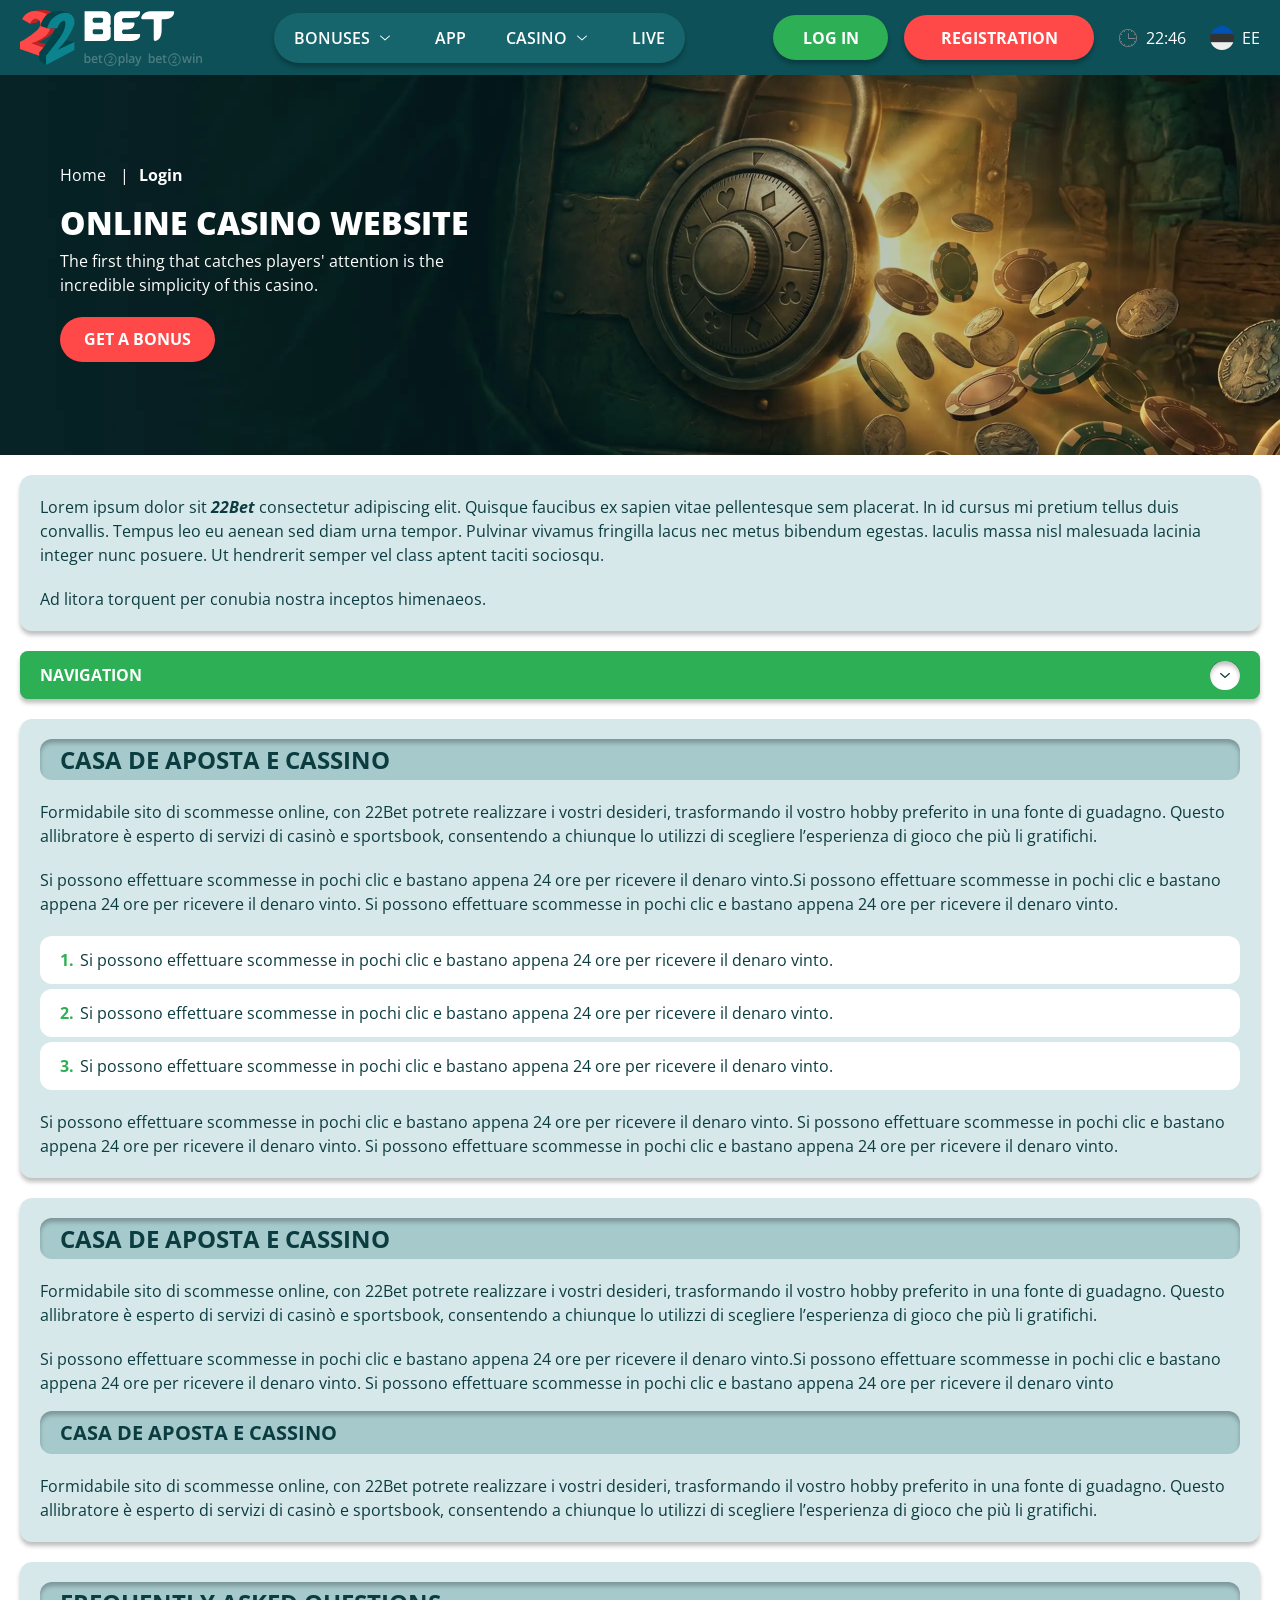
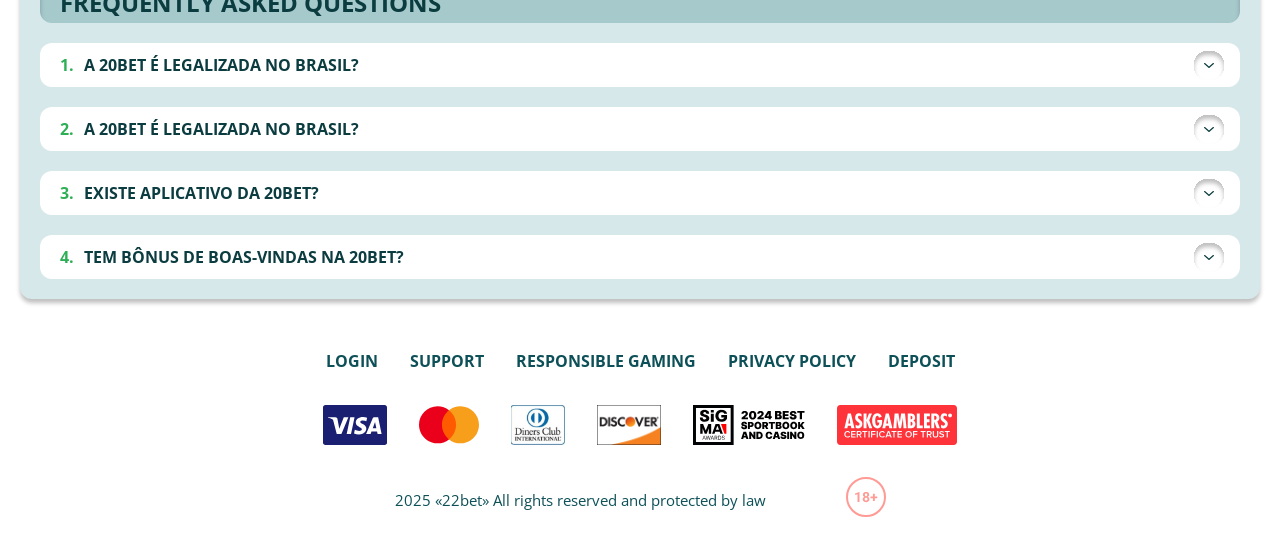
<file: login.html>
<!DOCTYPE html>
<html lang="ee">
  <head>
    <meta charset="UTF-8" />
   
    <meta name="viewport" content="width=device-width, initial-scale=1.0" />
    <title>22Bet </title>
    <meta name="description" content />
    <meta property="og:site_name" content />
    <meta property="og:title" content />
    <meta property="og:type" content="website" />
    <meta property="og:url" content />
    <meta property="og:image" content />
    <meta property="og:image:alt" content />
    <meta property="og:locale" content="ee" />
    <meta property="og:description" content />
    <link rel="preconnect" href="https://fonts.googleapis.com" />
    <link rel="preconnect" href="https://fonts.gstatic.com" crossorigin="anonymous" />
   <link href="https://fonts.googleapis.com/css2?family=Open+Sans:ital,wght@0,300..800;1,300..800&display=swap" rel="stylesheet">
<link href="https://fonts.googleapis.com/css?family=Roboto+Condensed&display=swap" rel="stylesheet">

   <link rel="stylesheet" href="./css/reset.css" />
    <link rel="stylesheet" href="./css/main.css" />
    <link rel="stylesheet" href="./css/media.css"/>
    <link rel="icon" href="./images/Group.png" type="image/x-icon"/>
    <script
    src="https://code.jquery.com/jquery-3.6.1.min.js"
    integrity="sha256-o88AwQnZB+VDvE9tvIXrMQaPlFFSUTR+nldQm1LuPXQ="
    crossorigin="anonymous"
  ></script>
  </head>
  <body>
    <header class="header">
      <section class="content header__content">
        <a href="./index.html" class="logo header__logo"
          ><img src="./images/logo.svg" alt="logo" title
        /></a>
        <button class="header__btn-menu" >
          <svg width="16px" height="16px" viewBox="0 0 16 16" xmlns="http://www.w3.org/2000/svg">
              <rect y="0" width="16" height="3" rx="1.5"></rect>
              <rect y="6.5" width="16" height="3" rx="1.5"></rect>
              <rect y="13" width="16" height="3" rx="1.5"></rect>
            </svg>
        </button>

          <nav class="menu header__menu">
            <ul class="header__menu-list">
                
              <li class="">
              <div class="header__menu-wrapper">
                <div class="js-button-expander js-button-expander--menu" >
                <a href="./bonus.html" >
                <span>Bonuses</span>
              </a>
              </div>
              <div class="header__menu-wrap js-expand-content js-expand-content--menu">
                <ul >
                  <li>
                    <a href="./freeSpins.html">
                    <span>Free Spins</span>
                  </a></li>
                  <li><a href="./promoCode.html">
                    <span>Promo Code</span>
                  </a>
                </li>
                  <li><a href="./welcomeBonus.html">
                    <span>Welcome Bonus</span>
                  </a>
                </li>
                <li><a href="./vip.html">
                    <span>VIP</span>
                  </a>
                </li>
                </ul>
              </div>
              </div>
               <a href="./bonus.html" class="header__menu-item">
                <span>Bonuses</span>
              </a>
            </li>
              <li>
                <a href="./app.html">
                 App
                </a>
              </li>
              
              <li class="">
              <div class="header__menu-wrapper">
                <div class="js-button-expander js-button-expander--menu" >
                <a href="./casino.html" >
                <span> Casino</span>
              </a>
              </div>
              <div class="header__menu-wrap js-expand-content js-expand-content--menu">
                <ul >
                  <li>
                    <a href="./slots.html">
                    <span>Slots</span>
                  </a></li>
                 
                </ul>
              </div>
              </div>
               <a href="./casino.html" class="header__menu-item">
                <span>Casino</span>
              </a>
            </li>
               <li>
                <a href="./live.html">
               Live
                </a>
              </li>
              <li>
                    <a href="./freeSpins.html">
                    <span>Free Spins</span>
                  </a></li>
                  <li><a href="./promoCode.html">
                    <span>Promo Code</span>
                  </a>
                </li>
                  <li><a href="./welcomeBonus.html">
                    <span>Welcome Bonus</span>
                  </a>
                </li>
                <li><a href="./vip.html">
                    <span>VIP</span>
                  </a>
                </li>
             <li>
                    <a href="./slots.html">
                    <span>Slots</span>
                  </a></li>
             
             
            </ul>
            <div class="header__button header__button-menu " >
              <a href="#" class="button  button__login-menu">log in</a>
              <a href="#" class="button button__menu">registration</a>
            </div>
           
          </nav>
            <a href="#" class="button button__login">log in</a>
            <a href="#" class="button button__singup">registration</a>
            <div id="clock" class="header__time">00:00</div>
            <a href="#" class="header__flag">
                <span><img src="./images/flag.png" alt="flag" title /></span>
                <span>ee</span>
              </a>
      </section>
    </header>
     <main class="main home main-page">
        <section class=" hero hero__page">
           
            <div class="background background-page">
              <img src="./images/layout-images/bg-login.webp" alt="hero" title />
              
            </div>
            <div class="hero__wrapper hero__wrapper-page">
              <div class="hero__data hero__data-bonus">
                <ul
                class="breadcrumbs "
                
              >
                <li
                  
                >
                  <a href="/" >
                    <span >Home</span></a
                  >
                 
                </li>
                <li
                  
                >
                  <a href="#" > <span >Login</span></a>
                 
                </li>
              </ul>
                <h1 class="title general hero__title">
                  Online Casino Website
                </h1>
                 <p class="hero__text">The first thing that catches players' attention is the incredible simplicity of this casino.</p>
               
                <a href="#" class="button  hero__button ">Get a Bonus</a>
               
              </div>
             
            </div>
          </section>
      <section class="main__wrap main__wrap-page">
       
       <section class="content__wrapper content__wrapper-page">

         
        
       
          <section class="content article">
            <p>
             Lorem ipsum dolor sit <a href="#">22Bet</a> consectetur adipiscing elit. Quisque faucibus ex sapien vitae pellentesque sem placerat. In id cursus mi pretium tellus duis convallis. Tempus leo eu aenean sed diam urna tempor. Pulvinar vivamus fringilla lacus nec metus bibendum egestas. Iaculis massa nisl malesuada lacinia integer nunc posuere. Ut hendrerit semper vel class aptent taciti sociosqu.
            </p>
            <p>
             Ad litora torquent per conubia nostra inceptos himenaeos.
            </p>
          </section>
        
        
              <section class="content menu-review__content">
              

            
                <div class="menu__review-desk menu__review-content">Navigation</div>
                <ul class="menu__review menu__review-list">
                  <li><a href="#">Lorem ipsum dolor sit</a></li>
                    <li><a href="#">Amet consectetur adipiscing</a></li>
                      <li><a href="#">Quisque faucibus ex sapien vitae</a></li>
                        <li><a href="#">Ut hendrerit sempero</a></li>
                          <li><a href="#">Pulvinar vivamus fringilla</a></li>
                           <li><a href="#">Ad litora torquent per conubia</a></li>
                         
                          
                </ul>
             
          
          </section>
          
        
          <section class="content article">
            <h2 class="title high article__title">Casa de Aposta e Cassino</h2>
             
            <p>
             Formidabile sito di scommesse online, con 22Bet potrete realizzare i vostri desideri, trasformando il vostro hobby preferito in una fonte di guadagno. Questo allibratore è esperto di servizi di casinò e sportsbook, consentendo a chiunque lo utilizzi di scegliere l’esperienza di gioco che più li gratifichi.
            </p>
            <p>
             Si possono effettuare scommesse in pochi clic e bastano appena 24 ore per ricevere il denaro vinto.Si possono effettuare scommesse in pochi clic e bastano appena 24 ore per ricevere il denaro vinto. Si possono effettuare scommesse in pochi clic e bastano appena 24 ore per ricevere il denaro vinto.
            </p>
           <ol>
              <li>Si possono effettuare scommesse in pochi clic e bastano appena 24 ore per ricevere il denaro vinto.</li>
              <li>Si possono effettuare scommesse in pochi clic e bastano appena 24 ore per ricevere il denaro vinto.</li>
              <li>Si possono effettuare scommesse in pochi clic e bastano appena 24 ore per ricevere il denaro vinto.</li>
            </ol>
            <p>Si possono effettuare scommesse in pochi clic e bastano appena 24 ore per ricevere il denaro vinto. Si possono effettuare scommesse in pochi clic e bastano appena 24 ore per ricevere il denaro vinto. Si possono effettuare scommesse in pochi clic e bastano appena 24 ore per ricevere il denaro vinto.</p>
          </section>
         
         
           <section class="content article">
            <h2 class="title high article__title">Casa de Aposta e Cassino</h2>
            <p>Formidabile sito di scommesse online, con 22Bet potrete realizzare i vostri desideri, trasformando il vostro hobby preferito in una fonte di guadagno. Questo allibratore è esperto di servizi di casinò e sportsbook, consentendo a chiunque lo utilizzi di scegliere l’esperienza di gioco che più li gratifichi.</p>
            <p>Si possono effettuare scommesse in pochi clic e bastano appena 24 ore per ricevere il denaro vinto.Si possono effettuare scommesse in pochi clic e bastano appena 24 ore per ricevere il denaro vinto. Si possono effettuare scommesse in pochi clic e bastano appena 24 ore per ricevere il denaro vinto</p>
            <h3>Casa de Aposta e Cassino</h3>
            <p>Formidabile sito di scommesse online, con 22Bet potrete realizzare i vostri desideri, trasformando il vostro hobby preferito in una fonte di guadagno. Questo allibratore è esperto di servizi di casinò e sportsbook, consentendo a chiunque lo utilizzi di scegliere l’esperienza di gioco che più li gratifichi.</p>
           </section>

          <section class="content faq">
            <h2 class="title high faq__title">Frequently Asked Questions</h2>
            <ul class="faq__list " >
              <li class="faq__item"  >
                <h3 class="title medium faq__subtitle js-button-expander js-button-expander--faq"  >A 20Bet é legalizada no Brasil?
                 </h3>
                <div  class="faq__answer js-expand-content js-expand-content--faq" >
                  <p  >
                    Sim, a casa de apostas tem licença emitida por Curaçao, que é reconhecida no Brasil e a permite atuar por aqui.
                  </p>
                </div>
              </li>
              <li class="faq__item"  >
                <h3 class="title medium faq__subtitle js-button-expander js-button-expander--faq"  >A 20Bet é legalizada no Brasil?</h3>
                <div class="faq__answer js-expand-content js-expand-content--faq" >
                  <p  >
                    Sim, a casa de apostas tem licença emitida por Curaçao, que é reconhecida no Brasil e a permite atuar por aqui.
                  </p>
                </div>
              </li> 
              <li class="faq__item"  >
                <h3 class="title medium faq__subtitle js-button-expander js-button-expander--faq"  >Existe aplicativo da 20Bet?</h3>
                <div class="faq__answer js-expand-content js-expand-content--faq" >
                  <p  >
                   Sim, disponível para sistemas operacionais iOS e Android.
                  </p>
                </div>
              </li> 
              <li class="faq__item"  >
                <h3 class="title medium faq__subtitle js-button-expander js-button-expander--faq"  >Tem bônus de boas-vindas na 20Bet?</h3>
                <div class="faq__answer js-expand-content js-expand-content--faq" >
                  <p  >
                   O pacote especial para novos usuários da 20Bet paga 100% sobre o primeiro depósito, com limite de 600 BRL.
                  </p>
                </div>
              </li> 
             
            </ul>
          </section>
          
        </section> 
      
        <div class=""  onclick="scrollToTop()">
          <button class="main__arrow" id="scrollToTopBtn"></button>
        </div> 
        
      </section>
    </main> 
      <footer class=" footer ">
      <section class="content footer__content">
        <ul class="footer__menu">
         <li><a href="./login.html">Login</a></li>
         <li><a href="./support.html">Support</a></li>
         <li><a href="./responsible.html">Responsible Gaming</a></li>
         <li><a href="./policy.html">Privacy Policy</a></li>
         <li><a href="./deposit.html">Deposit</a></li>
        </ul>
       
          <ul class="footer__cards-list">
           
            <li>
              <a href="#"
                ><img src="./images/visa.svg" alt="cardvisa" title
              /></a>
            </li>
            <li>
              <a href="#"
                ><img
                  src="./images/mastercard.svg"
                  alt="mastercard"
                  title
              /></a>
            </li>
            <li>
                <a href="#"
                  ><img src="./images/diners.svg" alt="diners" title
                /></a>
              </li>
              <li>
                <a href="#"
                  ><img src="./images/discover.svg" alt="discover" title
                /></a>
              </li>
              <li>
                <a href="#"
                  ><img src="./images/sigma.svg" alt="sigma" title
                /></a>
              </li>
              <li>
                <a href="#"
                  ><img src="./images/ask.svg" alt="ask" title
                /></a>
              </li>
            
          </ul>
       
        <div class="footer__wrapp">
          <div class="footer__text">
           
            <p>2025 «22bet» All rights reserved and protected by law

</p>
           
          </div>
          <div class="footer__age">
            <img src="./images/age.svg" alt="age" title />
          </div>
        </div>
      
      </section>
    </footer>
    <script src="./js/arrowUp.js" defer></script>
    <script src="./js/sidebar.js" defer></script>
    <script src="./js/expander.js" defer></script>
    <script src="./js/mobile-menu.js" defer></script>
    <script src="./js/clock.js" defer></script>
  </body>
</html>
</file>
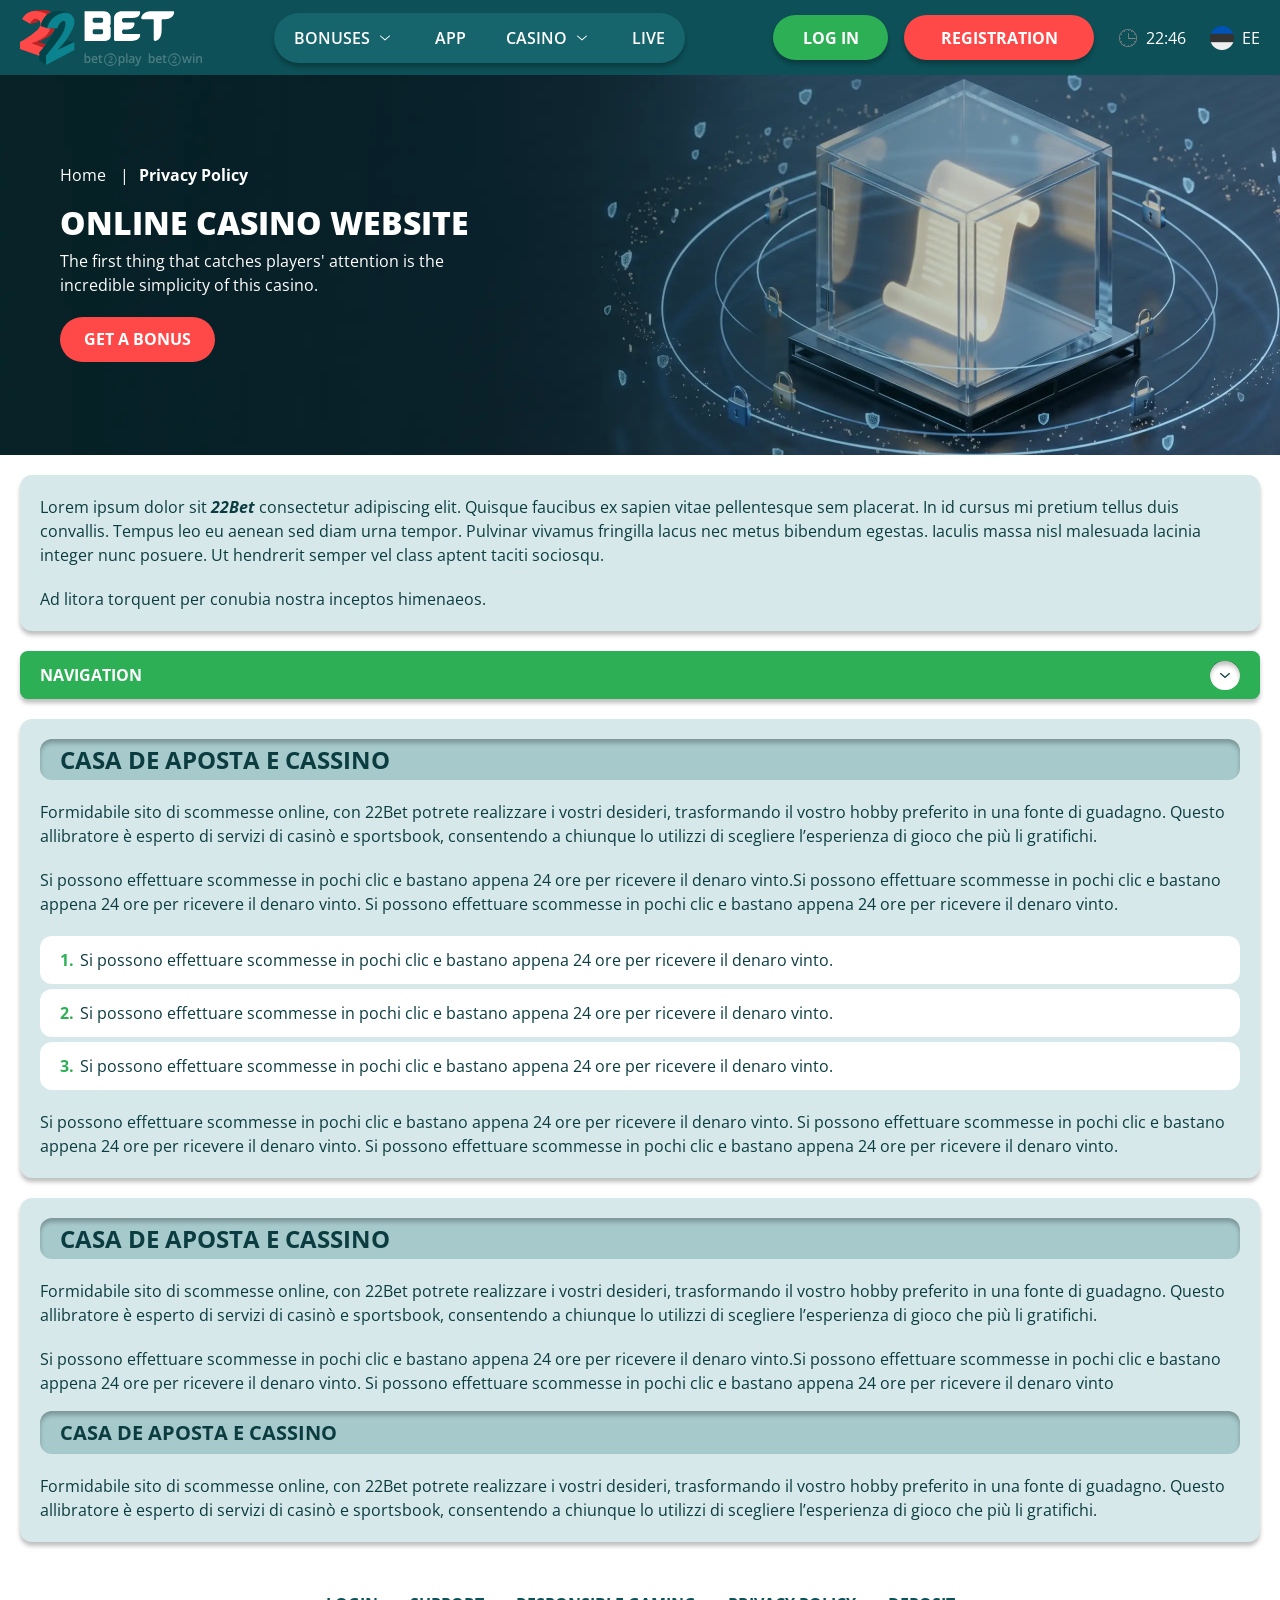
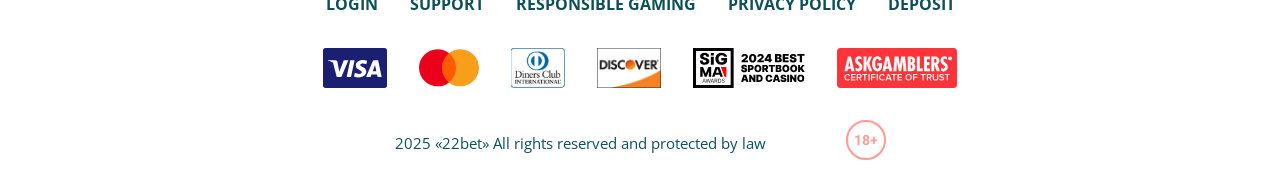
<file: policy.html>
<!DOCTYPE html>
<html lang="ee">
  <head>
    <meta charset="UTF-8" />
   
    <meta name="viewport" content="width=device-width, initial-scale=1.0" />
    <title>22Bet </title>
    <meta name="description" content />
    <meta property="og:site_name" content />
    <meta property="og:title" content />
    <meta property="og:type" content="website" />
    <meta property="og:url" content />
    <meta property="og:image" content />
    <meta property="og:image:alt" content />
    <meta property="og:locale" content="ee" />
    <meta property="og:description" content />
    <link rel="preconnect" href="https://fonts.googleapis.com" />
    <link rel="preconnect" href="https://fonts.gstatic.com" crossorigin="anonymous" />
   <link href="https://fonts.googleapis.com/css2?family=Open+Sans:ital,wght@0,300..800;1,300..800&display=swap" rel="stylesheet">
<link href="https://fonts.googleapis.com/css?family=Roboto+Condensed&display=swap" rel="stylesheet">

   <link rel="stylesheet" href="./css/reset.css" />
    <link rel="stylesheet" href="./css/main.css" />
    <link rel="stylesheet" href="./css/media.css"/>
    <link rel="icon" href="./images/Group.png" type="image/x-icon"/>
    <script
    src="https://code.jquery.com/jquery-3.6.1.min.js"
    integrity="sha256-o88AwQnZB+VDvE9tvIXrMQaPlFFSUTR+nldQm1LuPXQ="
    crossorigin="anonymous"
  ></script>
  </head>
  <body>
    <header class="header">
      <section class="content header__content">
        <a href="./index.html" class="logo header__logo"
          ><img src="./images/logo.svg" alt="logo" title
        /></a>
        <button class="header__btn-menu" >
          <svg width="16px" height="16px" viewBox="0 0 16 16" xmlns="http://www.w3.org/2000/svg">
              <rect y="0" width="16" height="3" rx="1.5"></rect>
              <rect y="6.5" width="16" height="3" rx="1.5"></rect>
              <rect y="13" width="16" height="3" rx="1.5"></rect>
            </svg>
        </button>

          <nav class="menu header__menu">
            <ul class="header__menu-list">
                
              <li class="">
              <div class="header__menu-wrapper">
                <div class="js-button-expander js-button-expander--menu" >
                <a href="./bonus.html" >
                <span>Bonuses</span>
              </a>
              </div>
              <div class="header__menu-wrap js-expand-content js-expand-content--menu">
                <ul >
                  <li>
                    <a href="./freeSpins.html">
                    <span>Free Spins</span>
                  </a></li>
                  <li><a href="./promoCode.html">
                    <span>Promo Code</span>
                  </a>
                </li>
                  <li><a href="./welcomeBonus.html">
                    <span>Welcome Bonus</span>
                  </a>
                </li>
                <li><a href="./vip.html">
                    <span>VIP</span>
                  </a>
                </li>
                </ul>
              </div>
              </div>
               <a href="./bonus.html" class="header__menu-item">
                <span>Bonuses</span>
              </a>
            </li>
              <li>
                <a href="./app.html">
                 App
                </a>
              </li>
              
              <li class="">
              <div class="header__menu-wrapper">
                <div class="js-button-expander js-button-expander--menu" >
                <a href="./casino.html" >
                <span> Casino</span>
              </a>
              </div>
              <div class="header__menu-wrap js-expand-content js-expand-content--menu">
                <ul >
                  <li>
                    <a href="./slots.html">
                    <span>Slots</span>
                  </a></li>
                 
                </ul>
              </div>
              </div>
               <a href="./casino.html" class="header__menu-item">
                <span>Casino</span>
              </a>
            </li>
               <li>
                <a href="./live.html">
               Live
                </a>
              </li>
              <li>
                    <a href="./freeSpins.html">
                    <span>Free Spins</span>
                  </a></li>
                  <li><a href="./promoCode.html">
                    <span>Promo Code</span>
                  </a>
                </li>
                  <li><a href="./welcomeBonus.html">
                    <span>Welcome Bonus</span>
                  </a>
                </li>
                <li><a href="./vip.html">
                    <span>VIP</span>
                  </a>
                </li>
             <li>
                    <a href="./slots.html">
                    <span>Slots</span>
                  </a></li>
             
             
            </ul>
            <div class="header__button header__button-menu " >
              <a href="#" class="button  button__login-menu">log in</a>
              <a href="#" class="button button__menu">registration</a>
            </div>
           
          </nav>
            <a href="#" class="button button__login">log in</a>
            <a href="#" class="button button__singup">registration</a>
            <div id="clock" class="header__time">00:00</div>
            <a href="#" class="header__flag">
                <span><img src="./images/flag.png" alt="flag" title /></span>
                <span>ee</span>
              </a>
      </section>
    </header>
     <main class="main home main-page">
        <section class=" hero hero__page">
           
            <div class="background  background-page">
              <img src="./images/layout-images/bg-policy.webp" alt="hero" title />
              
            </div>
            <div class="hero__wrapper hero__wrapper-page">
              <div class="hero__data hero__data-bonus">
                <ul
                class="breadcrumbs "
                
              >
                <li
                  
                >
                  <a href="/" >
                    <span >Home</span></a
                  >
                 
                </li>
                <li
                  
                >
                  <a href="#" > <span >Privacy Policy</span></a>
                 
                </li>
              </ul>
                <h1 class="title general hero__title">
                  Online Casino Website
                </h1>
                 <p class="hero__text">The first thing that catches players' attention is the incredible simplicity of this casino.</p>
               
                <a href="#" class="button  hero__button ">Get a Bonus</a>
               
              </div>
             
            </div>
          </section>
      <section class="main__wrap main__wrap-page">
       
       <section class="content__wrapper content__wrapper-page">

         
        
       
          <section class="content article">
            <p>
             Lorem ipsum dolor sit <a href="#">22Bet</a> consectetur adipiscing elit. Quisque faucibus ex sapien vitae pellentesque sem placerat. In id cursus mi pretium tellus duis convallis. Tempus leo eu aenean sed diam urna tempor. Pulvinar vivamus fringilla lacus nec metus bibendum egestas. Iaculis massa nisl malesuada lacinia integer nunc posuere. Ut hendrerit semper vel class aptent taciti sociosqu.
            </p>
            <p>
             Ad litora torquent per conubia nostra inceptos himenaeos.
            </p>
          </section>
        
            <section class="content menu-review__content">
              

            
                <div class="menu__review-desk menu__review-content">Navigation</div>
                <ul class="menu__review menu__review-list">
                  <li><a href="#">Lorem ipsum dolor sit</a></li>
                    <li><a href="#">Amet consectetur adipiscing</a></li>
                      <li><a href="#">Quisque faucibus ex sapien vitae</a></li>
                        <li><a href="#">Ut hendrerit sempero</a></li>
                          <li><a href="#">Pulvinar vivamus fringilla</a></li>
                           <li><a href="#">Ad litora torquent per conubia</a></li>
                         
                          
                </ul>
             
          
          </section>
          
        
          <section class="content article">
            <h2 class="title high article__title">Casa de Aposta e Cassino</h2>
             
            <p>
             Formidabile sito di scommesse online, con 22Bet potrete realizzare i vostri desideri, trasformando il vostro hobby preferito in una fonte di guadagno. Questo allibratore è esperto di servizi di casinò e sportsbook, consentendo a chiunque lo utilizzi di scegliere l’esperienza di gioco che più li gratifichi.
            </p>
            <p>
             Si possono effettuare scommesse in pochi clic e bastano appena 24 ore per ricevere il denaro vinto.Si possono effettuare scommesse in pochi clic e bastano appena 24 ore per ricevere il denaro vinto. Si possono effettuare scommesse in pochi clic e bastano appena 24 ore per ricevere il denaro vinto.
            </p>
           <ol>
              <li>Si possono effettuare scommesse in pochi clic e bastano appena 24 ore per ricevere il denaro vinto.</li>
              <li>Si possono effettuare scommesse in pochi clic e bastano appena 24 ore per ricevere il denaro vinto.</li>
              <li>Si possono effettuare scommesse in pochi clic e bastano appena 24 ore per ricevere il denaro vinto.</li>
            </ol>
            <p>Si possono effettuare scommesse in pochi clic e bastano appena 24 ore per ricevere il denaro vinto. Si possono effettuare scommesse in pochi clic e bastano appena 24 ore per ricevere il denaro vinto. Si possono effettuare scommesse in pochi clic e bastano appena 24 ore per ricevere il denaro vinto.</p>
          </section>
         
         
           <section class="content article">
            <h2 class="title high article__title">Casa de Aposta e Cassino</h2>
            <p>Formidabile sito di scommesse online, con 22Bet potrete realizzare i vostri desideri, trasformando il vostro hobby preferito in una fonte di guadagno. Questo allibratore è esperto di servizi di casinò e sportsbook, consentendo a chiunque lo utilizzi di scegliere l’esperienza di gioco che più li gratifichi.</p>
            <p>Si possono effettuare scommesse in pochi clic e bastano appena 24 ore per ricevere il denaro vinto.Si possono effettuare scommesse in pochi clic e bastano appena 24 ore per ricevere il denaro vinto. Si possono effettuare scommesse in pochi clic e bastano appena 24 ore per ricevere il denaro vinto</p>
            <h3>Casa de Aposta e Cassino</h3>
            <p>Formidabile sito di scommesse online, con 22Bet potrete realizzare i vostri desideri, trasformando il vostro hobby preferito in una fonte di guadagno. Questo allibratore è esperto di servizi di casinò e sportsbook, consentendo a chiunque lo utilizzi di scegliere l’esperienza di gioco che più li gratifichi.</p>
           </section>

        </section> 
      
        <div class=""  onclick="scrollToTop()">
          <button class="main__arrow" id="scrollToTopBtn"></button>
        </div> 
        
      </section>
    </main> 
     <footer class=" footer ">
      <section class="content footer__content">
        <ul class="footer__menu">
         <li><a href="./login.html">Login</a></li>
         <li><a href="./support.html">Support</a></li>
         <li><a href="./responsible.html">Responsible Gaming</a></li>
         <li><a href="./policy.html">Privacy Policy</a></li>
         <li><a href="./deposit.html">Deposit</a></li>
        </ul>
       
          <ul class="footer__cards-list">
           
            <li>
              <a href="#"
                ><img src="./images/visa.svg" alt="cardvisa" title
              /></a>
            </li>
            <li>
              <a href="#"
                ><img
                  src="./images/mastercard.svg"
                  alt="mastercard"
                  title
              /></a>
            </li>
            <li>
                <a href="#"
                  ><img src="./images/diners.svg" alt="diners" title
                /></a>
              </li>
              <li>
                <a href="#"
                  ><img src="./images/discover.svg" alt="discover" title
                /></a>
              </li>
              <li>
                <a href="#"
                  ><img src="./images/sigma.svg" alt="sigma" title
                /></a>
              </li>
              <li>
                <a href="#"
                  ><img src="./images/ask.svg" alt="ask" title
                /></a>
              </li>
            
          </ul>
       
        <div class="footer__wrapp">
          <div class="footer__text">
           
            <p>2025 «22bet» All rights reserved and protected by law

</p>
           
          </div>
          <div class="footer__age">
            <img src="./images/age.svg" alt="age" title />
          </div>
        </div>
      
      </section>
    </footer>
    <script src="./js/arrowUp.js" defer></script>
    <script src="./js/sidebar.js" defer></script>
    <script src="./js/expander.js" defer></script>
    <script src="./js/mobile-menu.js" defer></script>
    <script src="./js/clock.js" defer></script>
  </body>
</html>
</file>
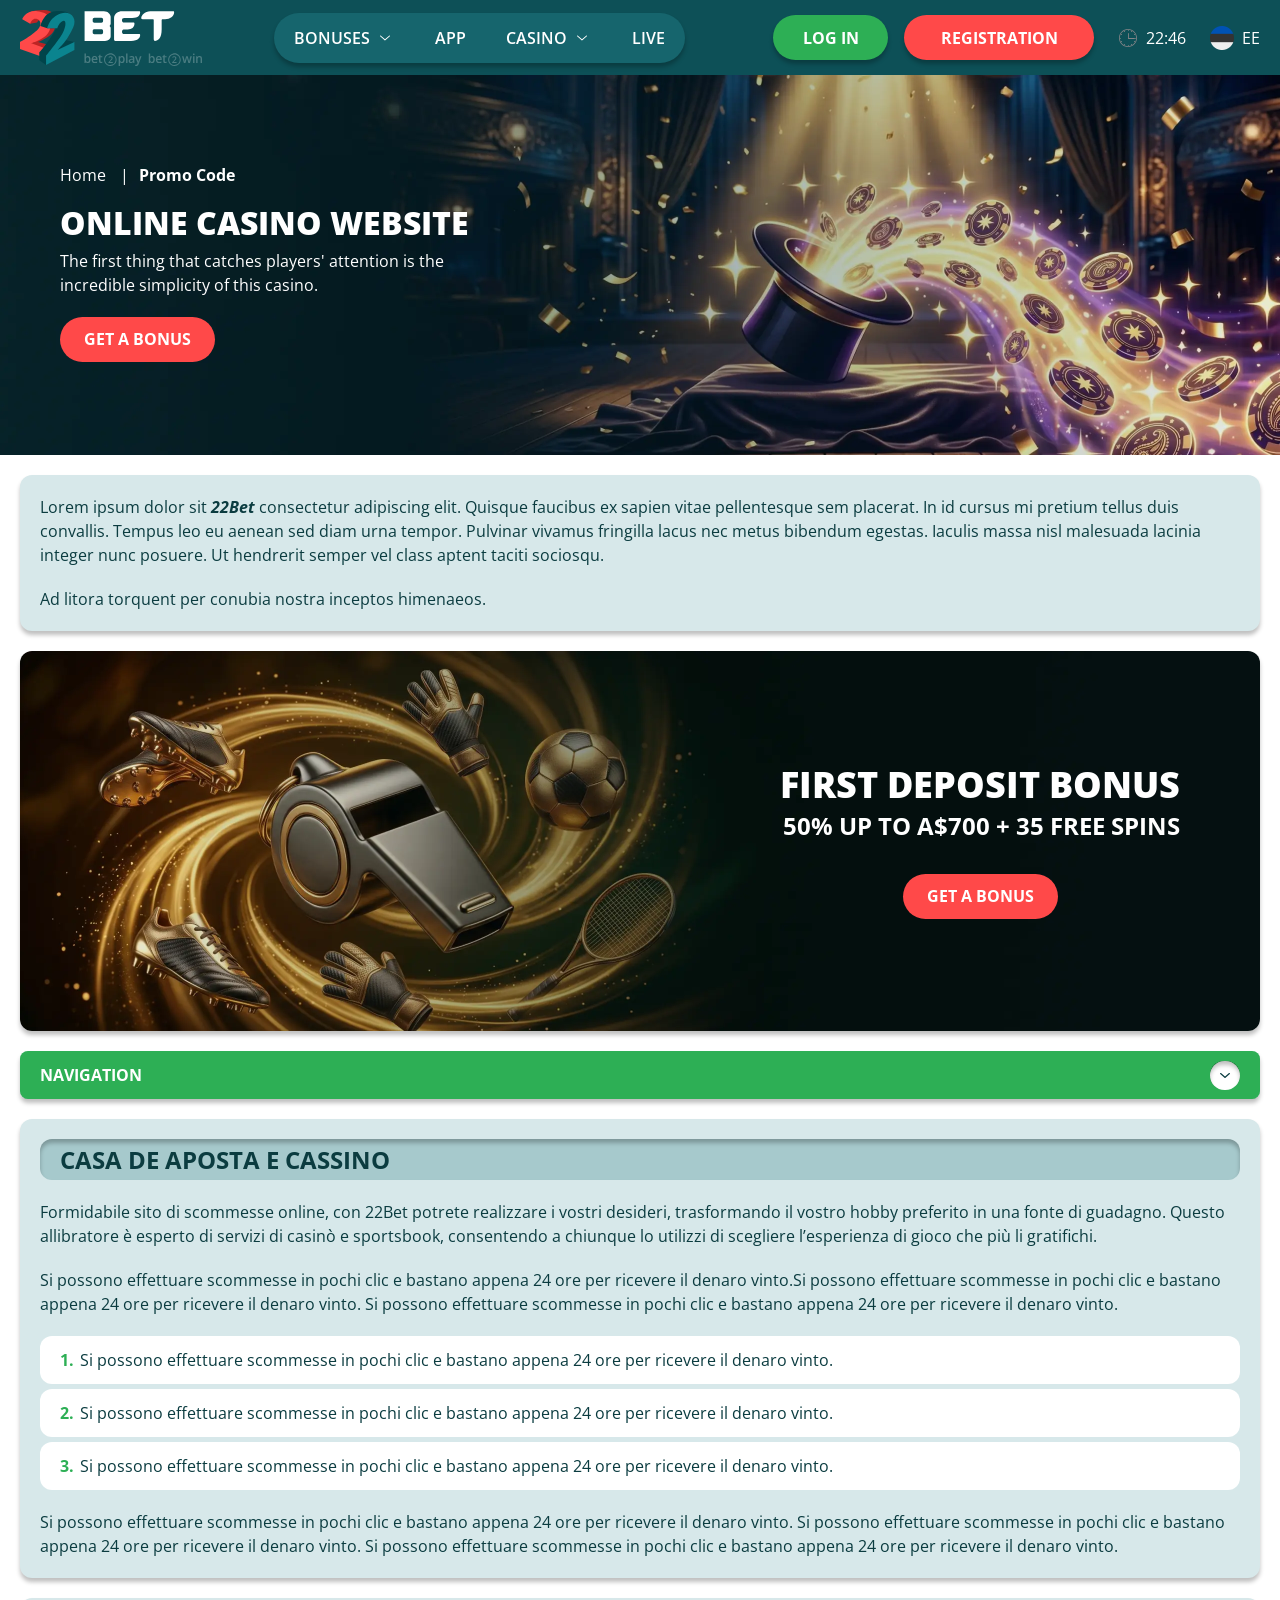
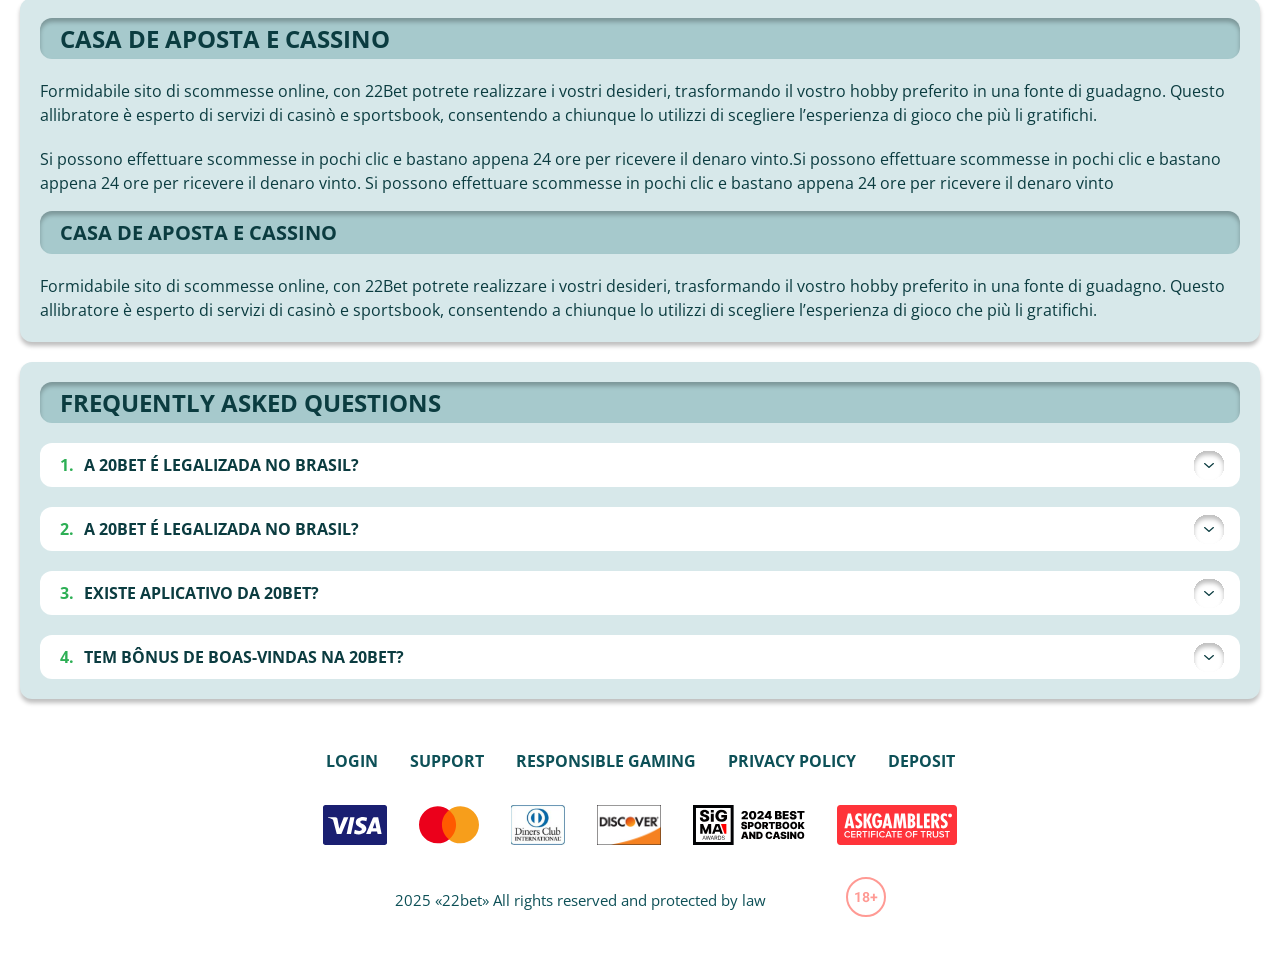
<file: promoCode.html>
<!DOCTYPE html>
<html lang="ee">
  <head>
    <meta charset="UTF-8" />
   
    <meta name="viewport" content="width=device-width, initial-scale=1.0" />
    <title>22Bet </title>
    <meta name="description" content />
    <meta property="og:site_name" content />
    <meta property="og:title" content />
    <meta property="og:type" content="website" />
    <meta property="og:url" content />
    <meta property="og:image" content />
    <meta property="og:image:alt" content />
    <meta property="og:locale" content="ee" />
    <meta property="og:description" content />
    <link rel="preconnect" href="https://fonts.googleapis.com" />
    <link rel="preconnect" href="https://fonts.gstatic.com" crossorigin="anonymous" />
   <link href="https://fonts.googleapis.com/css2?family=Open+Sans:ital,wght@0,300..800;1,300..800&display=swap" rel="stylesheet">
<link href="https://fonts.googleapis.com/css?family=Roboto+Condensed&display=swap" rel="stylesheet">

   <link rel="stylesheet" href="./css/reset.css" />
    <link rel="stylesheet" href="./css/main.css" />
    <link rel="stylesheet" href="./css/media.css"/>
    <link rel="icon" href="./images/Group.png" type="image/x-icon"/>
    <script
    src="https://code.jquery.com/jquery-3.6.1.min.js"
    integrity="sha256-o88AwQnZB+VDvE9tvIXrMQaPlFFSUTR+nldQm1LuPXQ="
    crossorigin="anonymous"
  ></script>
  </head>
  <body>
    <header class="header">
      <section class="content header__content">
        <a href="./index.html" class="logo header__logo"
          ><img src="./images/logo.svg" alt="logo" title
        /></a>
        <button class="header__btn-menu" >
          <svg width="16px" height="16px" viewBox="0 0 16 16" xmlns="http://www.w3.org/2000/svg">
              <rect y="0" width="16" height="3" rx="1.5"></rect>
              <rect y="6.5" width="16" height="3" rx="1.5"></rect>
              <rect y="13" width="16" height="3" rx="1.5"></rect>
            </svg>
        </button>

          <nav class="menu header__menu">
            <ul class="header__menu-list">
                
              <li class="">
              <div class="header__menu-wrapper">
                <div class="js-button-expander js-button-expander--menu" >
                <a href="./bonus.html" >
                <span>Bonuses</span>
              </a>
              </div>
              <div class="header__menu-wrap js-expand-content js-expand-content--menu">
                <ul >
                  <li>
                    <a href="./freeSpins.html">
                    <span>Free Spins</span>
                  </a></li>
                  <li><a href="./promoCode.html">
                    <span>Promo Code</span>
                  </a>
                </li>
                  <li><a href="./welcomeBonus.html">
                    <span>Welcome Bonus</span>
                  </a>
                </li>
                <li><a href="./vip.html">
                    <span>VIP</span>
                  </a>
                </li>
                </ul>
              </div>
              </div>
               <a href="./bonus.html" class="header__menu-item">
                <span>Bonuses</span>
              </a>
            </li>
              <li>
                <a href="./app.html">
                 App
                </a>
              </li>
              
              <li class="">
              <div class="header__menu-wrapper">
                <div class="js-button-expander js-button-expander--menu" >
                <a href="./casino.html" >
                <span> Casino</span>
              </a>
              </div>
              <div class="header__menu-wrap js-expand-content js-expand-content--menu">
                <ul >
                  <li>
                    <a href="./slots.html">
                    <span>Slots</span>
                  </a></li>
                 
                </ul>
              </div>
              </div>
               <a href="./casino.html" class="header__menu-item">
                <span>Casino</span>
              </a>
            </li>
               <li>
                <a href="./live.html">
               Live
                </a>
              </li>
              <li>
                    <a href="./freeSpins.html">
                    <span>Free Spins</span>
                  </a></li>
                  <li><a href="./promoCode.html">
                    <span>Promo Code</span>
                  </a>
                </li>
                  <li><a href="./welcomeBonus.html">
                    <span>Welcome Bonus</span>
                  </a>
                </li>
                <li><a href="./vip.html">
                    <span>VIP</span>
                  </a>
                </li>
             <li>
                    <a href="./slots.html">
                    <span>Slots</span>
                  </a></li>
             
             
            </ul>
            <div class="header__button header__button-menu " >
              <a href="#" class="button  button__login-menu">log in</a>
              <a href="#" class="button button__menu">registration</a>
            </div>
           
          </nav>
            <a href="#" class="button button__login">log in</a>
            <a href="#" class="button button__singup">registration</a>
            <div id="clock" class="header__time">00:00</div>
            <a href="#" class="header__flag">
                <span><img src="./images/flag.png" alt="flag" title /></span>
                <span>ee</span>
              </a>
      </section>
    </header>
     <main class="main home main-page">
        <section class=" hero hero__page">
           
            <div class="background background-page">
              <img src="./images/layout-images/bg-promoCode.webp" alt="hero" title />
              
            </div>
            <div class="hero__wrapper hero__wrapper-page">
              <div class="hero__data hero__data-bonus">
                <ul
                class="breadcrumbs "
                
              >
                <li
                  
                >
                  <a href="/" >
                    <span >Home</span></a
                  >
                 
                </li>
                <li
                  
                >
                  <a href="#" > <span >Promo Code</span></a>
                 
                </li>
              </ul>
                <h1 class="title general hero__title">
                  Online Casino Website
                </h1>
                 <p class="hero__text">The first thing that catches players' attention is the incredible simplicity of this casino.</p>
               
                <a href="#" class="button  hero__button ">Get a Bonus</a>
               
              </div>
             
            </div>
          </section>
      <section class="main__wrap main__wrap-page">
       
       <section class="content__wrapper content__wrapper-page">

         
        
       
          <section class="content article">
            <p>
             Lorem ipsum dolor sit <a href="#">22Bet</a> consectetur adipiscing elit. Quisque faucibus ex sapien vitae pellentesque sem placerat. In id cursus mi pretium tellus duis convallis. Tempus leo eu aenean sed diam urna tempor. Pulvinar vivamus fringilla lacus nec metus bibendum egestas. Iaculis massa nisl malesuada lacinia integer nunc posuere. Ut hendrerit semper vel class aptent taciti sociosqu.
            </p>
            <p>
             Ad litora torquent per conubia nostra inceptos himenaeos.
            </p>
          </section>
         
             
            <section class="content banner banner-main">
            <div class="background banner__background">
              
              <img src="./images/layout-images/banner-promoCode.webp" alt="banner" title />
              
            </div>
            <div class="banner__info">
              
              <h2 class="title high banner__title-main">
                  
               first Deposit Bonus
              </h2>
            <p class="banner__subtitle">50% up to A$700 + 35 Free spins</p>
              <a href="#" class="button banner__button">Get a Bonus</a>
            </div>
          </section>
        
         <section class="content menu-review__content">
              

            
                <div class="menu__review-desk menu__review-content">Navigation</div>
                <ul class="menu__review menu__review-list">
                  <li><a href="#">Lorem ipsum dolor sit</a></li>
                    <li><a href="#">Amet consectetur adipiscing</a></li>
                      <li><a href="#">Quisque faucibus ex sapien vitae</a></li>
                        <li><a href="#">Ut hendrerit sempero</a></li>
                          <li><a href="#">Pulvinar vivamus fringilla</a></li>
                           <li><a href="#">Ad litora torquent per conubia</a></li>
                         
                          
                </ul>
             
          
          </section>
          
        
          <section class="content article">
            <h2 class="title high article__title">Casa de Aposta e Cassino</h2>
             
            <p>
             Formidabile sito di scommesse online, con 22Bet potrete realizzare i vostri desideri, trasformando il vostro hobby preferito in una fonte di guadagno. Questo allibratore è esperto di servizi di casinò e sportsbook, consentendo a chiunque lo utilizzi di scegliere l’esperienza di gioco che più li gratifichi.
            </p>
            <p>
             Si possono effettuare scommesse in pochi clic e bastano appena 24 ore per ricevere il denaro vinto.Si possono effettuare scommesse in pochi clic e bastano appena 24 ore per ricevere il denaro vinto. Si possono effettuare scommesse in pochi clic e bastano appena 24 ore per ricevere il denaro vinto.
            </p>
           <ol>
              <li>Si possono effettuare scommesse in pochi clic e bastano appena 24 ore per ricevere il denaro vinto.</li>
              <li>Si possono effettuare scommesse in pochi clic e bastano appena 24 ore per ricevere il denaro vinto.</li>
              <li>Si possono effettuare scommesse in pochi clic e bastano appena 24 ore per ricevere il denaro vinto.</li>
            </ol>
            <p>Si possono effettuare scommesse in pochi clic e bastano appena 24 ore per ricevere il denaro vinto. Si possono effettuare scommesse in pochi clic e bastano appena 24 ore per ricevere il denaro vinto. Si possono effettuare scommesse in pochi clic e bastano appena 24 ore per ricevere il denaro vinto.</p>
          </section>
         
         
           <section class="content article">
            <h2 class="title high article__title">Casa de Aposta e Cassino</h2>
            <p>Formidabile sito di scommesse online, con 22Bet potrete realizzare i vostri desideri, trasformando il vostro hobby preferito in una fonte di guadagno. Questo allibratore è esperto di servizi di casinò e sportsbook, consentendo a chiunque lo utilizzi di scegliere l’esperienza di gioco che più li gratifichi.</p>
            <p>Si possono effettuare scommesse in pochi clic e bastano appena 24 ore per ricevere il denaro vinto.Si possono effettuare scommesse in pochi clic e bastano appena 24 ore per ricevere il denaro vinto. Si possono effettuare scommesse in pochi clic e bastano appena 24 ore per ricevere il denaro vinto</p>
            <h3>Casa de Aposta e Cassino</h3>
            <p>Formidabile sito di scommesse online, con 22Bet potrete realizzare i vostri desideri, trasformando il vostro hobby preferito in una fonte di guadagno. Questo allibratore è esperto di servizi di casinò e sportsbook, consentendo a chiunque lo utilizzi di scegliere l’esperienza di gioco che più li gratifichi.</p>
           </section>

          <section class="content faq">
            <h2 class="title high faq__title">Frequently Asked Questions</h2>
            <ul class="faq__list " >
              <li class="faq__item"  >
                <h3 class="title medium faq__subtitle js-button-expander js-button-expander--faq"  >A 20Bet é legalizada no Brasil?
                 </h3>
                <div  class="faq__answer js-expand-content js-expand-content--faq" >
                  <p  >
                    Sim, a casa de apostas tem licença emitida por Curaçao, que é reconhecida no Brasil e a permite atuar por aqui.
                  </p>
                </div>
              </li>
              <li class="faq__item"  >
                <h3 class="title medium faq__subtitle js-button-expander js-button-expander--faq"  >A 20Bet é legalizada no Brasil?</h3>
                <div class="faq__answer js-expand-content js-expand-content--faq" >
                  <p  >
                    Sim, a casa de apostas tem licença emitida por Curaçao, que é reconhecida no Brasil e a permite atuar por aqui.
                  </p>
                </div>
              </li> 
              <li class="faq__item"  >
                <h3 class="title medium faq__subtitle js-button-expander js-button-expander--faq"  >Existe aplicativo da 20Bet?</h3>
                <div class="faq__answer js-expand-content js-expand-content--faq" >
                  <p  >
                   Sim, disponível para sistemas operacionais iOS e Android.
                  </p>
                </div>
              </li> 
              <li class="faq__item"  >
                <h3 class="title medium faq__subtitle js-button-expander js-button-expander--faq"  >Tem bônus de boas-vindas na 20Bet?</h3>
                <div class="faq__answer js-expand-content js-expand-content--faq" >
                  <p  >
                   O pacote especial para novos usuários da 20Bet paga 100% sobre o primeiro depósito, com limite de 600 BRL.
                  </p>
                </div>
              </li> 
             
            </ul>
          </section>
          
        </section> 
      
        <div class=""  onclick="scrollToTop()">
          <button class="main__arrow" id="scrollToTopBtn"></button>
        </div> 
        
      </section>
    </main> 
   <footer class=" footer ">
      <section class="content footer__content">
        <ul class="footer__menu">
         <li><a href="./login.html">Login</a></li>
         <li><a href="./support.html">Support</a></li>
         <li><a href="./responsible.html">Responsible Gaming</a></li>
         <li><a href="./policy.html">Privacy Policy</a></li>
         <li><a href="./deposit.html">Deposit</a></li>
        </ul>
       
          <ul class="footer__cards-list">
           
            <li>
              <a href="#"
                ><img src="./images/visa.svg" alt="cardvisa" title
              /></a>
            </li>
            <li>
              <a href="#"
                ><img
                  src="./images/mastercard.svg"
                  alt="mastercard"
                  title
              /></a>
            </li>
            <li>
                <a href="#"
                  ><img src="./images/diners.svg" alt="diners" title
                /></a>
              </li>
              <li>
                <a href="#"
                  ><img src="./images/discover.svg" alt="discover" title
                /></a>
              </li>
              <li>
                <a href="#"
                  ><img src="./images/sigma.svg" alt="sigma" title
                /></a>
              </li>
              <li>
                <a href="#"
                  ><img src="./images/ask.svg" alt="ask" title
                /></a>
              </li>
            
          </ul>
       
        <div class="footer__wrapp">
          <div class="footer__text">
           
            <p>2025 «22bet» All rights reserved and protected by law

</p>
           
          </div>
          <div class="footer__age">
            <img src="./images/age.svg" alt="age" title />
          </div>
        </div>
      
      </section>
    </footer>
    <script src="./js/arrowUp.js" defer></script>
    <script src="./js/sidebar.js" defer></script>
    <script src="./js/expander.js" defer></script>
    <script src="./js/mobile-menu.js" defer></script>
    <script src="./js/clock.js" defer></script>
  </body>
</html>
</file>
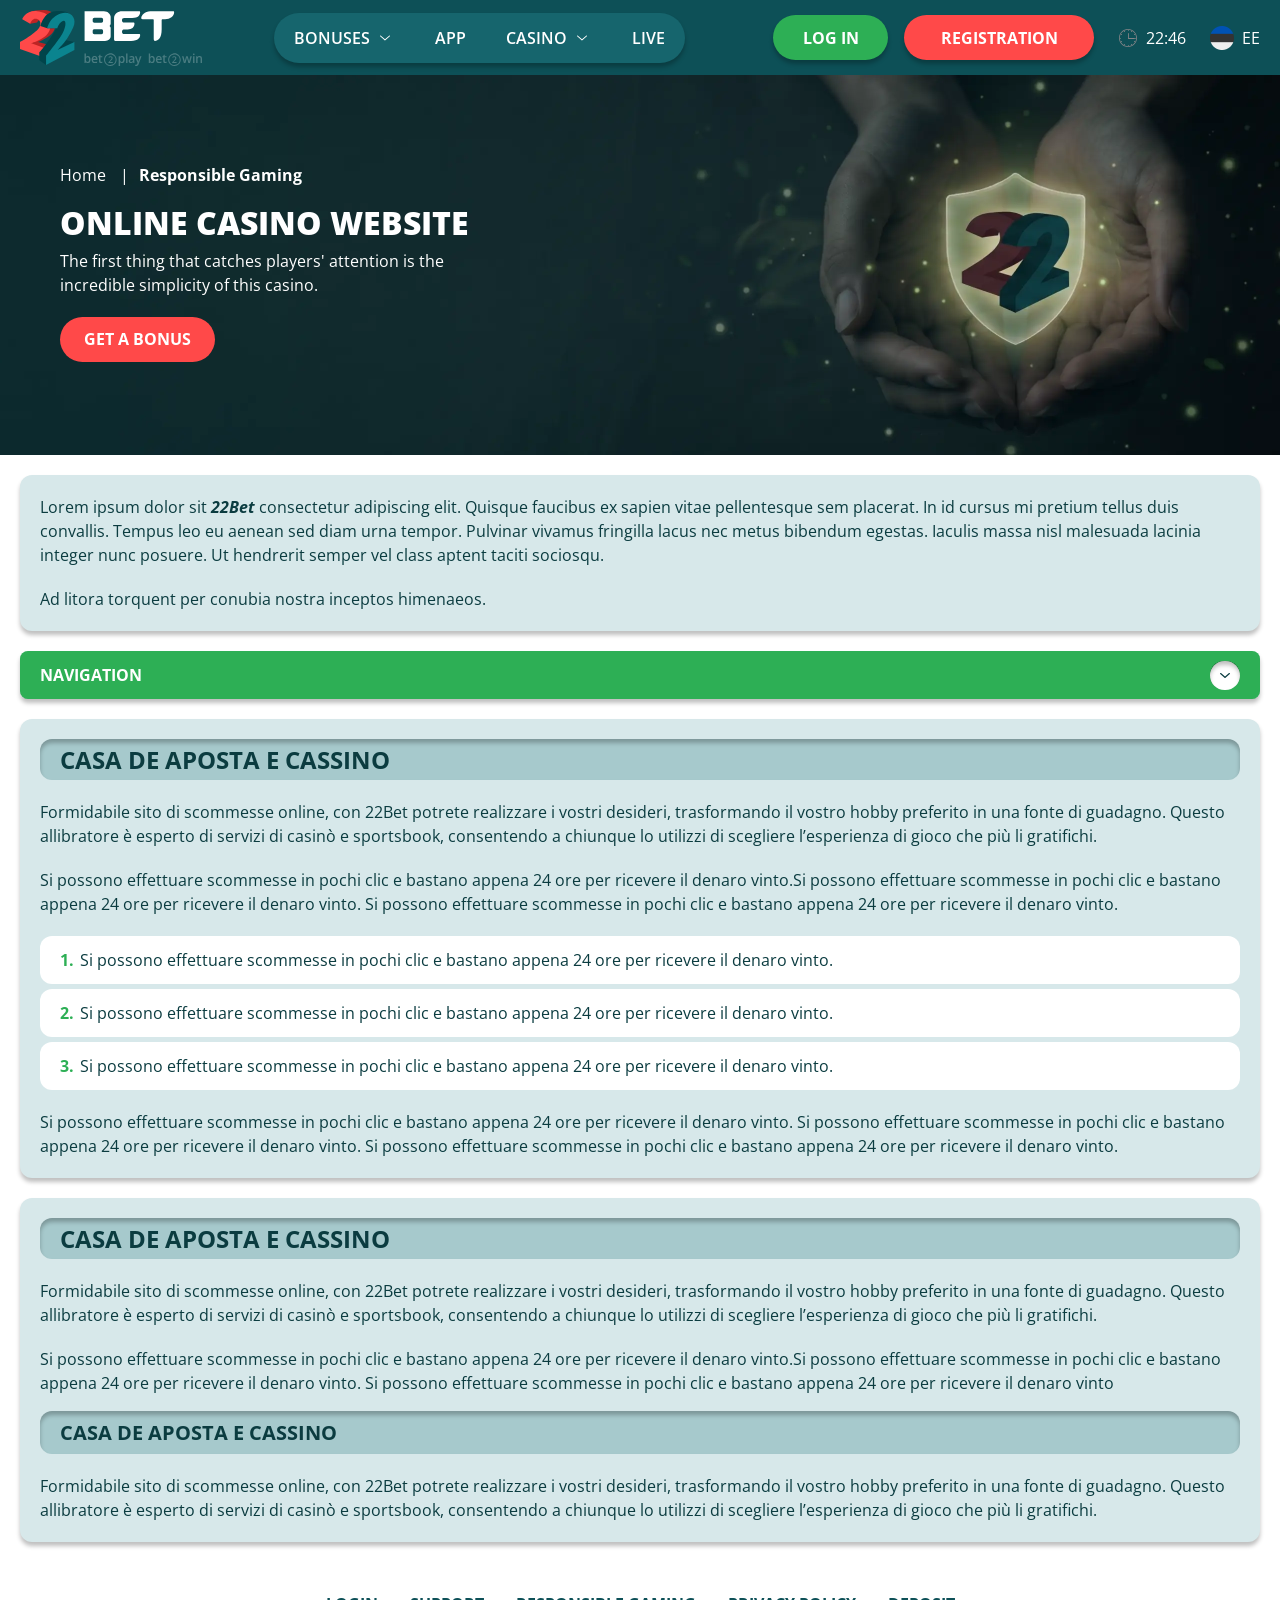
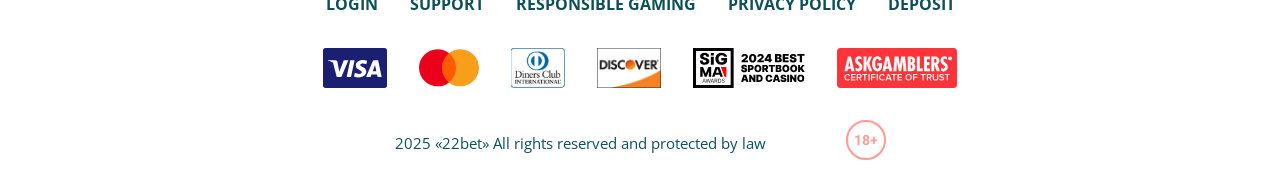
<file: responsible.html>
<!DOCTYPE html>
<html lang="ee">
  <head>
    <meta charset="UTF-8" />
   
    <meta name="viewport" content="width=device-width, initial-scale=1.0" />
    <title>22Bet </title>
    <meta name="description" content />
    <meta property="og:site_name" content />
    <meta property="og:title" content />
    <meta property="og:type" content="website" />
    <meta property="og:url" content />
    <meta property="og:image" content />
    <meta property="og:image:alt" content />
    <meta property="og:locale" content="ee" />
    <meta property="og:description" content />
    <link rel="preconnect" href="https://fonts.googleapis.com" />
    <link rel="preconnect" href="https://fonts.gstatic.com" crossorigin="anonymous" />
   <link href="https://fonts.googleapis.com/css2?family=Open+Sans:ital,wght@0,300..800;1,300..800&display=swap" rel="stylesheet">
<link href="https://fonts.googleapis.com/css?family=Roboto+Condensed&display=swap" rel="stylesheet">

   <link rel="stylesheet" href="./css/reset.css" />
    <link rel="stylesheet" href="./css/main.css" />
    <link rel="stylesheet" href="./css/media.css"/>
    <link rel="icon" href="./images/Group.png" type="image/x-icon"/>
    <script
    src="https://code.jquery.com/jquery-3.6.1.min.js"
    integrity="sha256-o88AwQnZB+VDvE9tvIXrMQaPlFFSUTR+nldQm1LuPXQ="
    crossorigin="anonymous"
  ></script>
  </head>
  <body>
    <header class="header">
      <section class="content header__content">
        <a href="./index.html" class="logo header__logo"
          ><img src="./images/logo.svg" alt="logo" title
        /></a>
        <button class="header__btn-menu" >
          <svg width="16px" height="16px" viewBox="0 0 16 16" xmlns="http://www.w3.org/2000/svg">
              <rect y="0" width="16" height="3" rx="1.5"></rect>
              <rect y="6.5" width="16" height="3" rx="1.5"></rect>
              <rect y="13" width="16" height="3" rx="1.5"></rect>
            </svg>
        </button>

          <nav class="menu header__menu">
            <ul class="header__menu-list">
                
              <li class="">
              <div class="header__menu-wrapper">
                <div class="js-button-expander js-button-expander--menu" >
                <a href="./bonus.html" >
                <span>Bonuses</span>
              </a>
              </div>
              <div class="header__menu-wrap js-expand-content js-expand-content--menu">
                <ul >
                  <li>
                    <a href="./freeSpins.html">
                    <span>Free Spins</span>
                  </a></li>
                  <li><a href="./promoCode.html">
                    <span>Promo Code</span>
                  </a>
                </li>
                  <li><a href="./welcomeBonus.html">
                    <span>Welcome Bonus</span>
                  </a>
                </li>
                <li><a href="./vip.html">
                    <span>VIP</span>
                  </a>
                </li>
                </ul>
              </div>
              </div>
               <a href="./bonus.html" class="header__menu-item">
                <span>Bonuses</span>
              </a>
            </li>
              <li>
                <a href="./app.html">
                 App
                </a>
              </li>
              
              <li class="">
              <div class="header__menu-wrapper">
                <div class="js-button-expander js-button-expander--menu" >
                <a href="./casino.html" >
                <span> Casino</span>
              </a>
              </div>
              <div class="header__menu-wrap js-expand-content js-expand-content--menu">
                <ul >
                  <li>
                    <a href="./slots.html">
                    <span>Slots</span>
                  </a></li>
                 
                </ul>
              </div>
              </div>
               <a href="./casino.html" class="header__menu-item">
                <span>Casino</span>
              </a>
            </li>
               <li>
                <a href="./live.html">
               Live
                </a>
              </li>
              <li>
                    <a href="./freeSpins.html">
                    <span>Free Spins</span>
                  </a></li>
                  <li><a href="./promoCode.html">
                    <span>Promo Code</span>
                  </a>
                </li>
                  <li><a href="./welcomeBonus.html">
                    <span>Welcome Bonus</span>
                  </a>
                </li>
                <li><a href="./vip.html">
                    <span>VIP</span>
                  </a>
                </li>
             <li>
                    <a href="./slots.html">
                    <span>Slots</span>
                  </a></li>
             
             
            </ul>
            <div class="header__button header__button-menu " >
              <a href="#" class="button  button__login-menu">log in</a>
              <a href="#" class="button button__menu">registration</a>
            </div>
           
          </nav>
            <a href="#" class="button button__login">log in</a>
            <a href="#" class="button button__singup">registration</a>
            <div id="clock" class="header__time">00:00</div>
            <a href="#" class="header__flag">
                <span><img src="./images/flag.png" alt="flag" title /></span>
                <span>ee</span>
              </a>
      </section>
    </header>
     <main class="main home main-page">
        <section class=" hero hero__page">
           
            <div class="background background-page">
              <img src="./images/layout-images/bg-responsible.webp" alt="hero" title />
              
            </div>
            <div class="hero__wrapper hero__wrapper-page">
              <div class="hero__data hero__data-bonus">
                <ul
                class="breadcrumbs "
                
              >
                <li
                  
                >
                  <a href="/" >
                    <span >Home</span></a
                  >
                 
                </li>
                <li
                  
                >
                  <a href="#" > <span >Responsible Gaming</span></a>
                 
                </li>
              </ul>
                <h1 class="title general hero__title">
                  Online Casino Website
                </h1>
                 <p class="hero__text">The first thing that catches players' attention is the incredible simplicity of this casino.</p>
               
                <a href="#" class="button  hero__button ">Get a Bonus</a>
               
              </div>
             
            </div>
          </section>
      <section class="main__wrap main__wrap-page">
       
       <section class="content__wrapper content__wrapper-page">

         
        
       
          <section class="content article">
            <p>
             Lorem ipsum dolor sit <a href="#">22Bet</a> consectetur adipiscing elit. Quisque faucibus ex sapien vitae pellentesque sem placerat. In id cursus mi pretium tellus duis convallis. Tempus leo eu aenean sed diam urna tempor. Pulvinar vivamus fringilla lacus nec metus bibendum egestas. Iaculis massa nisl malesuada lacinia integer nunc posuere. Ut hendrerit semper vel class aptent taciti sociosqu.
            </p>
            <p>
             Ad litora torquent per conubia nostra inceptos himenaeos.
            </p>
          </section>
        
         <section class="content menu-review__content">
              

            
                <div class="menu__review-desk menu__review-content">Navigation</div>
                <ul class="menu__review menu__review-list">
                  <li><a href="#">Lorem ipsum dolor sit</a></li>
                    <li><a href="#">Amet consectetur adipiscing</a></li>
                      <li><a href="#">Quisque faucibus ex sapien vitae</a></li>
                        <li><a href="#">Ut hendrerit sempero</a></li>
                          <li><a href="#">Pulvinar vivamus fringilla</a></li>
                           <li><a href="#">Ad litora torquent per conubia</a></li>
                         
                          
                </ul>
             
          
          </section>
          
          
        
          <section class="content article">
            <h2 class="title high article__title">Casa de Aposta e Cassino</h2>
             
            <p>
             Formidabile sito di scommesse online, con 22Bet potrete realizzare i vostri desideri, trasformando il vostro hobby preferito in una fonte di guadagno. Questo allibratore è esperto di servizi di casinò e sportsbook, consentendo a chiunque lo utilizzi di scegliere l’esperienza di gioco che più li gratifichi.
            </p>
            <p>
             Si possono effettuare scommesse in pochi clic e bastano appena 24 ore per ricevere il denaro vinto.Si possono effettuare scommesse in pochi clic e bastano appena 24 ore per ricevere il denaro vinto. Si possono effettuare scommesse in pochi clic e bastano appena 24 ore per ricevere il denaro vinto.
            </p>
           <ol>
              <li>Si possono effettuare scommesse in pochi clic e bastano appena 24 ore per ricevere il denaro vinto.</li>
              <li>Si possono effettuare scommesse in pochi clic e bastano appena 24 ore per ricevere il denaro vinto.</li>
              <li>Si possono effettuare scommesse in pochi clic e bastano appena 24 ore per ricevere il denaro vinto.</li>
            </ol>
            <p>Si possono effettuare scommesse in pochi clic e bastano appena 24 ore per ricevere il denaro vinto. Si possono effettuare scommesse in pochi clic e bastano appena 24 ore per ricevere il denaro vinto. Si possono effettuare scommesse in pochi clic e bastano appena 24 ore per ricevere il denaro vinto.</p>
          </section>
         
         
           <section class="content article">
            <h2 class="title high article__title">Casa de Aposta e Cassino</h2>
            <p>Formidabile sito di scommesse online, con 22Bet potrete realizzare i vostri desideri, trasformando il vostro hobby preferito in una fonte di guadagno. Questo allibratore è esperto di servizi di casinò e sportsbook, consentendo a chiunque lo utilizzi di scegliere l’esperienza di gioco che più li gratifichi.</p>
            <p>Si possono effettuare scommesse in pochi clic e bastano appena 24 ore per ricevere il denaro vinto.Si possono effettuare scommesse in pochi clic e bastano appena 24 ore per ricevere il denaro vinto. Si possono effettuare scommesse in pochi clic e bastano appena 24 ore per ricevere il denaro vinto</p>
            <h3>Casa de Aposta e Cassino</h3>
            <p>Formidabile sito di scommesse online, con 22Bet potrete realizzare i vostri desideri, trasformando il vostro hobby preferito in una fonte di guadagno. Questo allibratore è esperto di servizi di casinò e sportsbook, consentendo a chiunque lo utilizzi di scegliere l’esperienza di gioco che più li gratifichi.</p>
           </section>

        </section> 
      
        <div class=""  onclick="scrollToTop()">
          <button class="main__arrow" id="scrollToTopBtn"></button>
        </div> 
        
      </section>
    </main> 
     <footer class=" footer ">
      <section class="content footer__content">
        <ul class="footer__menu">
         <li><a href="./login.html">Login</a></li>
         <li><a href="./support.html">Support</a></li>
         <li><a href="./responsible.html">Responsible Gaming</a></li>
         <li><a href="./policy.html">Privacy Policy</a></li>
         <li><a href="./deposit.html">Deposit</a></li>
        </ul>
       
          <ul class="footer__cards-list">
           
            <li>
              <a href="#"
                ><img src="./images/visa.svg" alt="cardvisa" title
              /></a>
            </li>
            <li>
              <a href="#"
                ><img
                  src="./images/mastercard.svg"
                  alt="mastercard"
                  title
              /></a>
            </li>
            <li>
                <a href="#"
                  ><img src="./images/diners.svg" alt="diners" title
                /></a>
              </li>
              <li>
                <a href="#"
                  ><img src="./images/discover.svg" alt="discover" title
                /></a>
              </li>
              <li>
                <a href="#"
                  ><img src="./images/sigma.svg" alt="sigma" title
                /></a>
              </li>
              <li>
                <a href="#"
                  ><img src="./images/ask.svg" alt="ask" title
                /></a>
              </li>
            
          </ul>
       
        <div class="footer__wrapp">
          <div class="footer__text">
           
            <p>2025 «22bet» All rights reserved and protected by law

</p>
           
          </div>
          <div class="footer__age">
            <img src="./images/age.svg" alt="age" title />
          </div>
        </div>
      
      </section>
    </footer>
    <script src="./js/arrowUp.js" defer></script>
    <script src="./js/sidebar.js" defer></script>
    <script src="./js/expander.js" defer></script>
    <script src="./js/mobile-menu.js" defer></script>
    <script src="./js/clock.js" defer></script>
  </body>
</html>
</file>
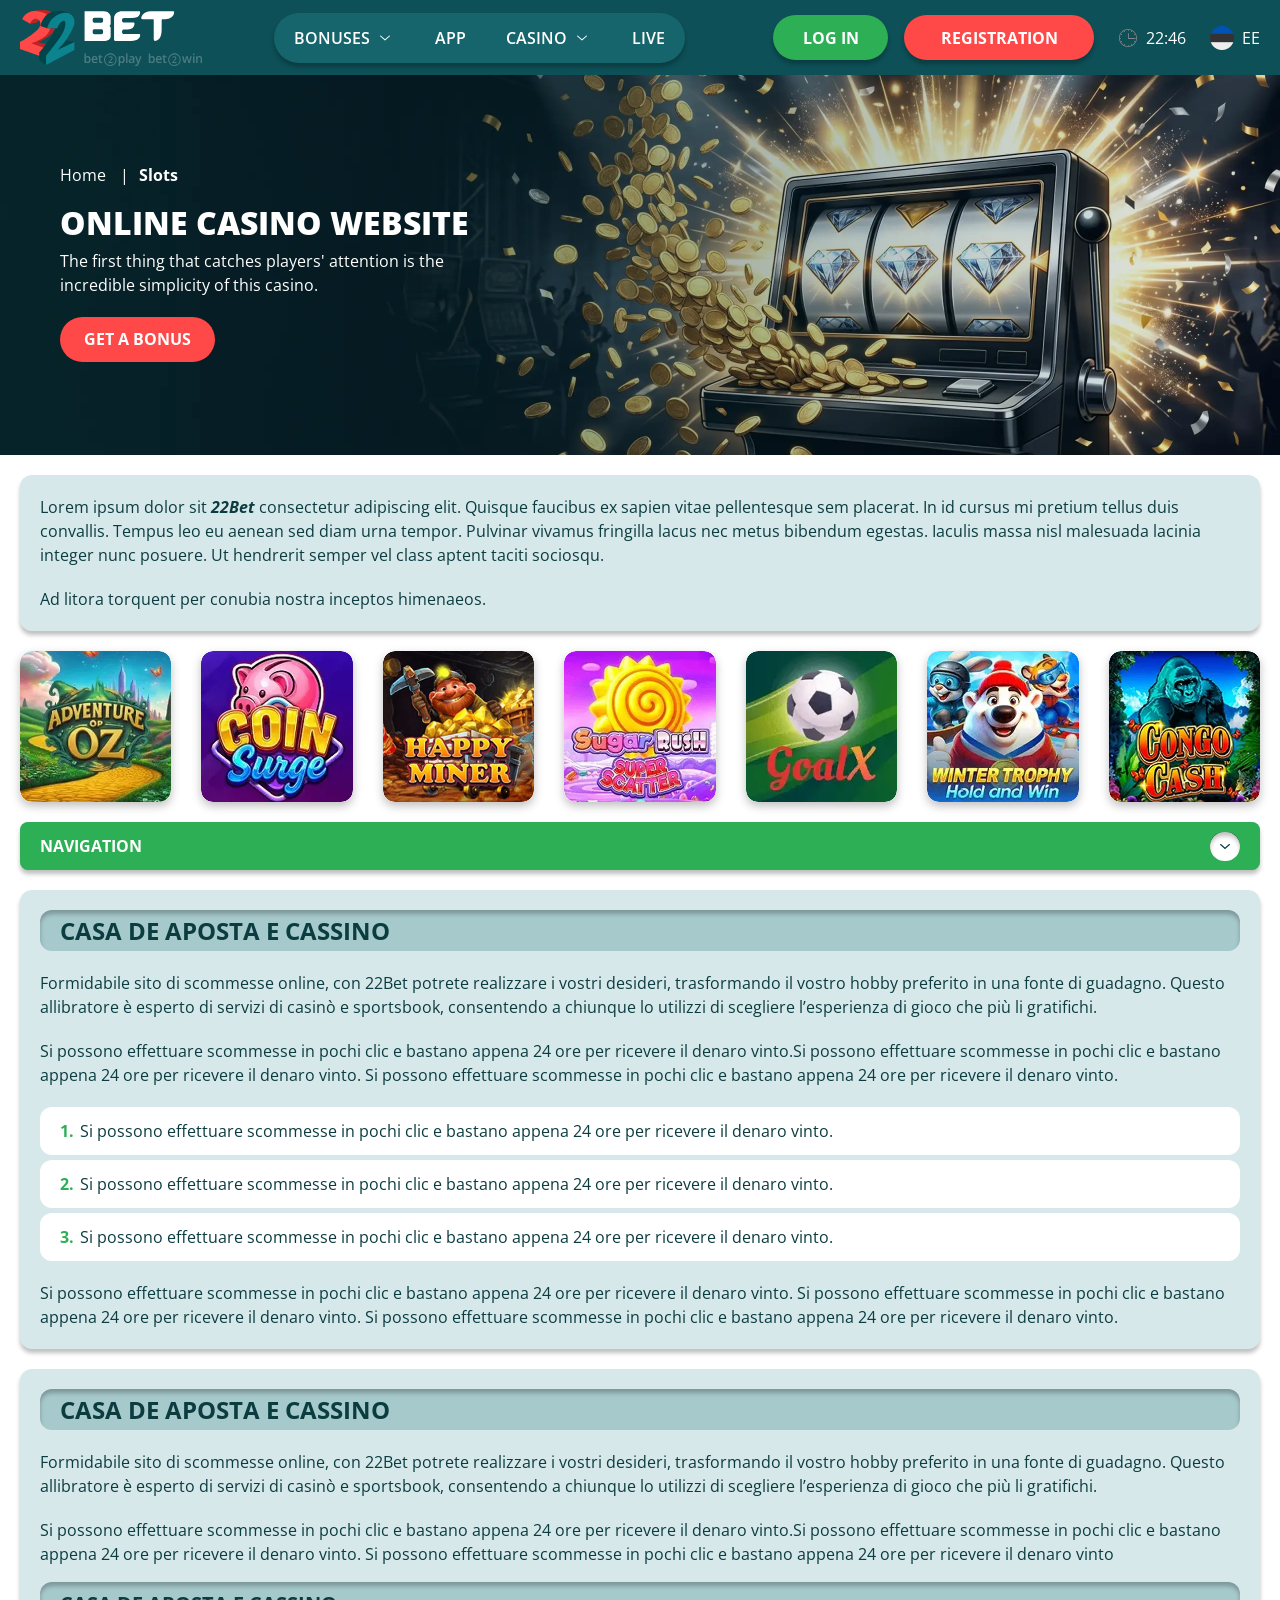
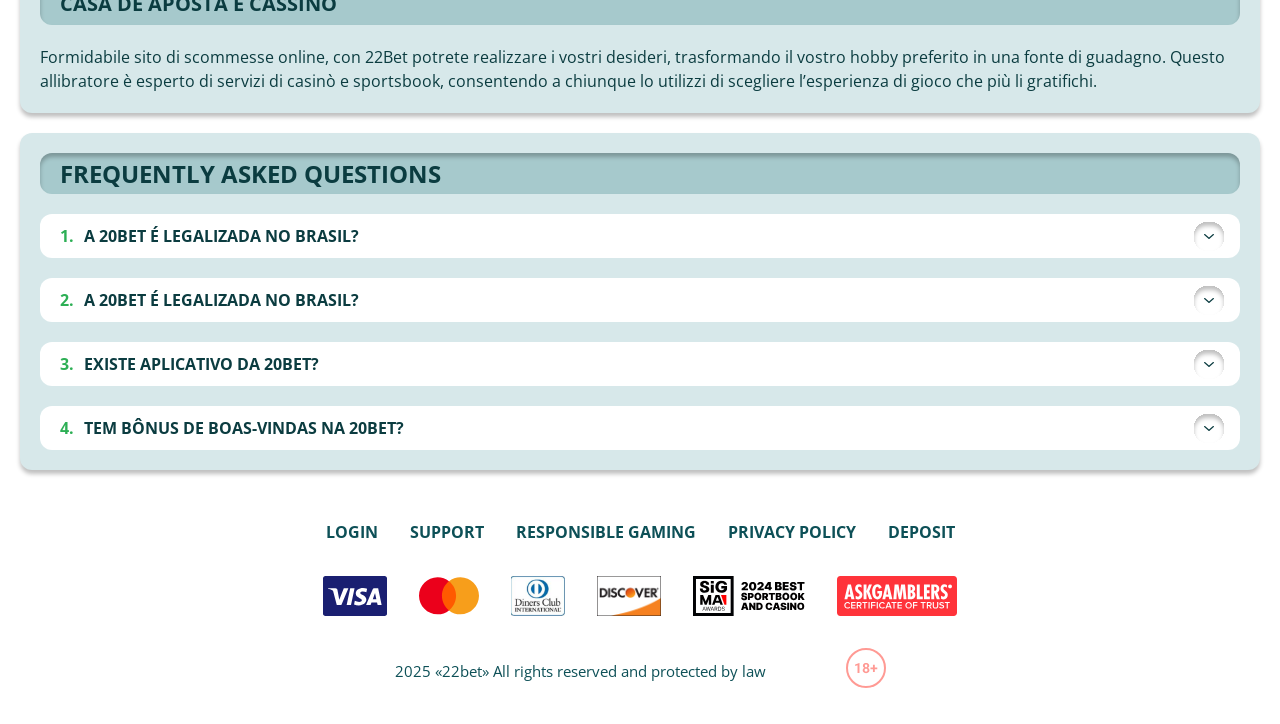
<file: slots.html>
<!DOCTYPE html>
<html lang="ee">
  <head>
    <meta charset="UTF-8" />
   
    <meta name="viewport" content="width=device-width, initial-scale=1.0" />
    <title>22Bet </title>
    <meta name="description" content />
    <meta property="og:site_name" content />
    <meta property="og:title" content />
    <meta property="og:type" content="website" />
    <meta property="og:url" content />
    <meta property="og:image" content />
    <meta property="og:image:alt" content />
    <meta property="og:locale" content="ee" />
    <meta property="og:description" content />
    <link rel="preconnect" href="https://fonts.googleapis.com" />
    <link rel="preconnect" href="https://fonts.gstatic.com" crossorigin="anonymous" />
   <link href="https://fonts.googleapis.com/css2?family=Open+Sans:ital,wght@0,300..800;1,300..800&display=swap" rel="stylesheet">
<link href="https://fonts.googleapis.com/css?family=Roboto+Condensed&display=swap" rel="stylesheet">

   <link rel="stylesheet" href="./css/reset.css" />
    <link rel="stylesheet" href="./css/main.css" />
    <link rel="stylesheet" href="./css/media.css"/>
    <link rel="icon" href="./images/Group.png" type="image/x-icon"/>
    <script
    src="https://code.jquery.com/jquery-3.6.1.min.js"
    integrity="sha256-o88AwQnZB+VDvE9tvIXrMQaPlFFSUTR+nldQm1LuPXQ="
    crossorigin="anonymous"
  ></script>
  </head>
  <body>
    <header class="header">
      <section class="content header__content">
        <a href="./index.html" class="logo header__logo"
          ><img src="./images/logo.svg" alt="logo" title
        /></a>
        <button class="header__btn-menu" >
          <svg width="16px" height="16px" viewBox="0 0 16 16" xmlns="http://www.w3.org/2000/svg">
              <rect y="0" width="16" height="3" rx="1.5"></rect>
              <rect y="6.5" width="16" height="3" rx="1.5"></rect>
              <rect y="13" width="16" height="3" rx="1.5"></rect>
            </svg>
        </button>

          <nav class="menu header__menu">
            <ul class="header__menu-list">
                
              <li class="">
              <div class="header__menu-wrapper">
                <div class="js-button-expander js-button-expander--menu" >
                <a href="./bonus.html" >
                <span>Bonuses</span>
              </a>
              </div>
              <div class="header__menu-wrap js-expand-content js-expand-content--menu">
                <ul >
                  <li>
                    <a href="./freeSpins.html">
                    <span>Free Spins</span>
                  </a></li>
                  <li><a href="./promoCode.html">
                    <span>Promo Code</span>
                  </a>
                </li>
                  <li><a href="./welcomeBonus.html">
                    <span>Welcome Bonus</span>
                  </a>
                </li>
                <li><a href="./vip.html">
                    <span>VIP</span>
                  </a>
                </li>
                </ul>
              </div>
              </div>
               <a href="./bonus.html" class="header__menu-item">
                <span>Bonuses</span>
              </a>
            </li>
              <li>
                <a href="./app.html">
                 App
                </a>
              </li>
              
              <li class="">
              <div class="header__menu-wrapper">
                <div class="js-button-expander js-button-expander--menu" >
                <a href="./casino.html" >
                <span> Casino</span>
              </a>
              </div>
              <div class="header__menu-wrap js-expand-content js-expand-content--menu">
                <ul >
                  <li>
                    <a href="./slots.html">
                    <span>Slots</span>
                  </a></li>
                 
                </ul>
              </div>
              </div>
               <a href="./casino.html" class="header__menu-item">
                <span>Casino</span>
              </a>
            </li>
               <li>
                <a href="./live.html">
               Live
                </a>
              </li>
              <li>
                    <a href="./freeSpins.html">
                    <span>Free Spins</span>
                  </a></li>
                  <li><a href="./promoCode.html">
                    <span>Promo Code</span>
                  </a>
                </li>
                  <li><a href="./welcomeBonus.html">
                    <span>Welcome Bonus</span>
                  </a>
                </li>
                <li><a href="./vip.html">
                    <span>VIP</span>
                  </a>
                </li>
             <li>
                    <a href="./slots.html">
                    <span>Slots</span>
                  </a></li>
             
             
            </ul>
            <div class="header__button header__button-menu " >
              <a href="#" class="button  button__login-menu">log in</a>
              <a href="#" class="button button__menu">registration</a>
            </div>
           
          </nav>
            <a href="#" class="button button__login">log in</a>
            <a href="#" class="button button__singup">registration</a>
            <div id="clock" class="header__time">00:00</div>
            <a href="#" class="header__flag">
                <span><img src="./images/flag.png" alt="flag" title /></span>
                <span>ee</span>
              </a>
      </section>
    </header>
     <main class="main home main-page">
        <section class=" hero hero__page">
           
            <div class="background background-page">
              <img src="./images/slots/bg-slots.webp" alt="hero" title />
              
            </div>
            <div class="hero__wrapper hero__wrapper-page">
              <div class="hero__data hero__data-bonus">
                <ul
                class="breadcrumbs "
                
              >
                <li
                  
                >
                  <a href="/" >
                    <span >Home</span></a
                  >
                 
                </li>
                <li
                  
                >
                  <a href="#" > <span >Slots</span></a>
                 
                </li>
              </ul>
                <h1 class="title general hero__title">
                  Online Casino Website
                </h1>
                 <p class="hero__text">The first thing that catches players' attention is the incredible simplicity of this casino.</p>
               
                <a href="#" class="button  hero__button ">Get a Bonus</a>
               
              </div>
             
            </div>
          </section>
      <section class="main__wrap main__wrap-page">
       
       <section class="content__wrapper content__wrapper-page">

         
        
       
          <section class="content article">
            <p>
             Lorem ipsum dolor sit <a href="#">22Bet</a> consectetur adipiscing elit. Quisque faucibus ex sapien vitae pellentesque sem placerat. In id cursus mi pretium tellus duis convallis. Tempus leo eu aenean sed diam urna tempor. Pulvinar vivamus fringilla lacus nec metus bibendum egestas. Iaculis massa nisl malesuada lacinia integer nunc posuere. Ut hendrerit semper vel class aptent taciti sociosqu.
            </p>
            <p>
             Ad litora torquent per conubia nostra inceptos himenaeos.
            </p>
          </section>
               <section class="content casino">
           
              <ul class="casino__list ">
                <li class="casino__item">
                   <a href="#">
                     <div class="casino__wrapper">
                      <img class="casino__img" src="./images/slots/card-slots1.webp" alt="" title>
                    <div class="casino__hover casino__hover-live">
                        
                        <div class="casino-box">
                            
                        <span href="#" class="button  casino__buttons"><img src="./images/card-button.svg" alt="" title></span>
                        </div>
                    </div>
                    </div>
                    
                   </a>
                </li>
                <li class="casino__item">
                   <a href="#">
                     <div class="casino__wrapper">
                      <img class="casino__img" src="./images/slots/card-slots2.webp" alt="" title>
                    <div class="casino__hover casino__hover-live">
                        
                        <div class="casino-box">
                            
                        <span href="#" class="button  casino__buttons"><img src="./images/card-button.svg" alt="" title></span>
                        </div>
                    </div>
                    </div>
                    
                   </a>
              </li>
              <li class="casino__item">
                 <a href="#">
                     <div class="casino__wrapper">
                      <img class="casino__img" src="./images/slots/card-slots3.webp" alt="" title>
                    <div class="casino__hover casino__hover-live">
                        
                        <div class="casino-box">
                            
                        <span href="#" class="button  casino__buttons"><img src="./images/card-button.svg" alt="" title></span>
                        </div>
                    </div>
                    </div>
                    
                   </a>
            </li>
             <li class="casino__item">
                <a href="#">
                     <div class="casino__wrapper">
                      <img class="casino__img" src="./images/slots/card-slots4.webp" alt="" title>
                    <div class="casino__hover casino__hover-live">
                        
                        <div class="casino-box">
                            
                        <span href="#" class="button  casino__buttons"><img src="./images/card-button.svg" alt="" title></span>
                        </div>
                    </div>
                    </div>
                    
                   </a>
            </li>
             <li class="casino__item">
                <a href="#">
                     <div class="casino__wrapper">
                      <img class="casino__img" src="./images/slots/card-slots5.webp" alt="" title>
                    <div class="casino__hover casino__hover-live">
                        
                        <div class="casino-box">
                            
                        <span href="#" class="button  casino__buttons"><img src="./images/card-button.svg" alt="" title></span>
                        </div>
                    </div>
                    </div>
                    
                   </a>
            </li>
             <li class="casino__item">
                 <a href="#">
                     <div class="casino__wrapper">
                      <img class="casino__img" src="./images/slots/card-slots6.webp" alt="" title>
                    <div class="casino__hover casino__hover-live">
                        
                        <div class="casino-box">
                            
                        <span href="#" class="button  casino__buttons"><img src="./images/card-button.svg" alt="" title></span>
                        </div>
                    </div>
                    </div>
                    
                   </a>
            </li>
             <li class="casino__item">
                <a href="#">
                     <div class="casino__wrapper">
                      <img class="casino__img" src="./images/slots/card-slots7.webp" alt="" title>
                    <div class="casino__hover casino__hover-live">
                        
                        <div class="casino-box">
                            
                        <span href="#" class="button  casino__buttons"><img src="./images/card-button.svg" alt="" title></span>
                        </div>
                    </div>
                    </div>
                    
                   </a>
            </li>
             
           
    
      

              </ul>
         </section>
             
        
        
         <section class="content menu-review__content">
              

            
                <div class="menu__review-desk menu__review-content">Navigation</div>
                <ul class="menu__review menu__review-list">
                  <li><a href="#">Lorem ipsum dolor sit</a></li>
                    <li><a href="#">Amet consectetur adipiscing</a></li>
                      <li><a href="#">Quisque faucibus ex sapien vitae</a></li>
                        <li><a href="#">Ut hendrerit sempero</a></li>
                          <li><a href="#">Pulvinar vivamus fringilla</a></li>
                           <li><a href="#">Ad litora torquent per conubia</a></li>
                         
                          
                </ul>
             
          
          </section>
        
          <section class="content article">
            <h2 class="title high article__title">Casa de Aposta e Cassino</h2>
             
            <p>
             Formidabile sito di scommesse online, con 22Bet potrete realizzare i vostri desideri, trasformando il vostro hobby preferito in una fonte di guadagno. Questo allibratore è esperto di servizi di casinò e sportsbook, consentendo a chiunque lo utilizzi di scegliere l’esperienza di gioco che più li gratifichi.
            </p>
            <p>
             Si possono effettuare scommesse in pochi clic e bastano appena 24 ore per ricevere il denaro vinto.Si possono effettuare scommesse in pochi clic e bastano appena 24 ore per ricevere il denaro vinto. Si possono effettuare scommesse in pochi clic e bastano appena 24 ore per ricevere il denaro vinto.
            </p>
           <ol>
              <li>Si possono effettuare scommesse in pochi clic e bastano appena 24 ore per ricevere il denaro vinto.</li>
              <li>Si possono effettuare scommesse in pochi clic e bastano appena 24 ore per ricevere il denaro vinto.</li>
              <li>Si possono effettuare scommesse in pochi clic e bastano appena 24 ore per ricevere il denaro vinto.</li>
            </ol>
            <p>Si possono effettuare scommesse in pochi clic e bastano appena 24 ore per ricevere il denaro vinto. Si possono effettuare scommesse in pochi clic e bastano appena 24 ore per ricevere il denaro vinto. Si possono effettuare scommesse in pochi clic e bastano appena 24 ore per ricevere il denaro vinto.</p>
          </section>
         
         
           <section class="content article">
            <h2 class="title high article__title">Casa de Aposta e Cassino</h2>
            <p>Formidabile sito di scommesse online, con 22Bet potrete realizzare i vostri desideri, trasformando il vostro hobby preferito in una fonte di guadagno. Questo allibratore è esperto di servizi di casinò e sportsbook, consentendo a chiunque lo utilizzi di scegliere l’esperienza di gioco che più li gratifichi.</p>
            <p>Si possono effettuare scommesse in pochi clic e bastano appena 24 ore per ricevere il denaro vinto.Si possono effettuare scommesse in pochi clic e bastano appena 24 ore per ricevere il denaro vinto. Si possono effettuare scommesse in pochi clic e bastano appena 24 ore per ricevere il denaro vinto</p>
            <h3>Casa de Aposta e Cassino</h3>
            <p>Formidabile sito di scommesse online, con 22Bet potrete realizzare i vostri desideri, trasformando il vostro hobby preferito in una fonte di guadagno. Questo allibratore è esperto di servizi di casinò e sportsbook, consentendo a chiunque lo utilizzi di scegliere l’esperienza di gioco che più li gratifichi.</p>
           </section>

          <section class="content faq">
            <h2 class="title high faq__title">Frequently Asked Questions</h2>
            <ul class="faq__list " >
              <li class="faq__item"  >
                <h3 class="title medium faq__subtitle js-button-expander js-button-expander--faq"  >A 20Bet é legalizada no Brasil?
                 </h3>
                <div  class="faq__answer js-expand-content js-expand-content--faq" >
                  <p  >
                    Sim, a casa de apostas tem licença emitida por Curaçao, que é reconhecida no Brasil e a permite atuar por aqui.
                  </p>
                </div>
              </li>
              <li class="faq__item"  >
                <h3 class="title medium faq__subtitle js-button-expander js-button-expander--faq"  >A 20Bet é legalizada no Brasil?</h3>
                <div class="faq__answer js-expand-content js-expand-content--faq" >
                  <p  >
                    Sim, a casa de apostas tem licença emitida por Curaçao, que é reconhecida no Brasil e a permite atuar por aqui.
                  </p>
                </div>
              </li> 
              <li class="faq__item"  >
                <h3 class="title medium faq__subtitle js-button-expander js-button-expander--faq"  >Existe aplicativo da 20Bet?</h3>
                <div class="faq__answer js-expand-content js-expand-content--faq" >
                  <p  >
                   Sim, disponível para sistemas operacionais iOS e Android.
                  </p>
                </div>
              </li> 
              <li class="faq__item"  >
                <h3 class="title medium faq__subtitle js-button-expander js-button-expander--faq"  >Tem bônus de boas-vindas na 20Bet?</h3>
                <div class="faq__answer js-expand-content js-expand-content--faq" >
                  <p  >
                   O pacote especial para novos usuários da 20Bet paga 100% sobre o primeiro depósito, com limite de 600 BRL.
                  </p>
                </div>
              </li> 
             
            </ul>
          </section>
          
        </section> 
      
        <div class=""  onclick="scrollToTop()">
          <button class="main__arrow" id="scrollToTopBtn"></button>
        </div> 
        
      </section>
    </main> 
      <footer class=" footer ">
      <section class="content footer__content">
        <ul class="footer__menu">
         <li><a href="./login.html">Login</a></li>
         <li><a href="./support.html">Support</a></li>
         <li><a href="./responsible.html">Responsible Gaming</a></li>
         <li><a href="./policy.html">Privacy Policy</a></li>
         <li><a href="./deposit.html">Deposit</a></li>
        </ul>
       
          <ul class="footer__cards-list">
           
            <li>
              <a href="#"
                ><img src="./images/visa.svg" alt="cardvisa" title
              /></a>
            </li>
            <li>
              <a href="#"
                ><img
                  src="./images/mastercard.svg"
                  alt="mastercard"
                  title
              /></a>
            </li>
            <li>
                <a href="#"
                  ><img src="./images/diners.svg" alt="diners" title
                /></a>
              </li>
              <li>
                <a href="#"
                  ><img src="./images/discover.svg" alt="discover" title
                /></a>
              </li>
              <li>
                <a href="#"
                  ><img src="./images/sigma.svg" alt="sigma" title
                /></a>
              </li>
              <li>
                <a href="#"
                  ><img src="./images/ask.svg" alt="ask" title
                /></a>
              </li>
            
          </ul>
       
        <div class="footer__wrapp">
          <div class="footer__text">
           
            <p>2025 «22bet» All rights reserved and protected by law

</p>
           
          </div>
          <div class="footer__age">
            <img src="./images/age.svg" alt="age" title />
          </div>
        </div>
      
      </section>
    </footer>
    <script src="./js/arrowUp.js" defer></script>
    <script src="./js/sidebar.js" defer></script>
    <script src="./js/expander.js" defer></script>
    <script src="./js/mobile-menu.js" defer></script>
    <script src="./js/clock.js" defer></script>
  </body>
</html>
</file>
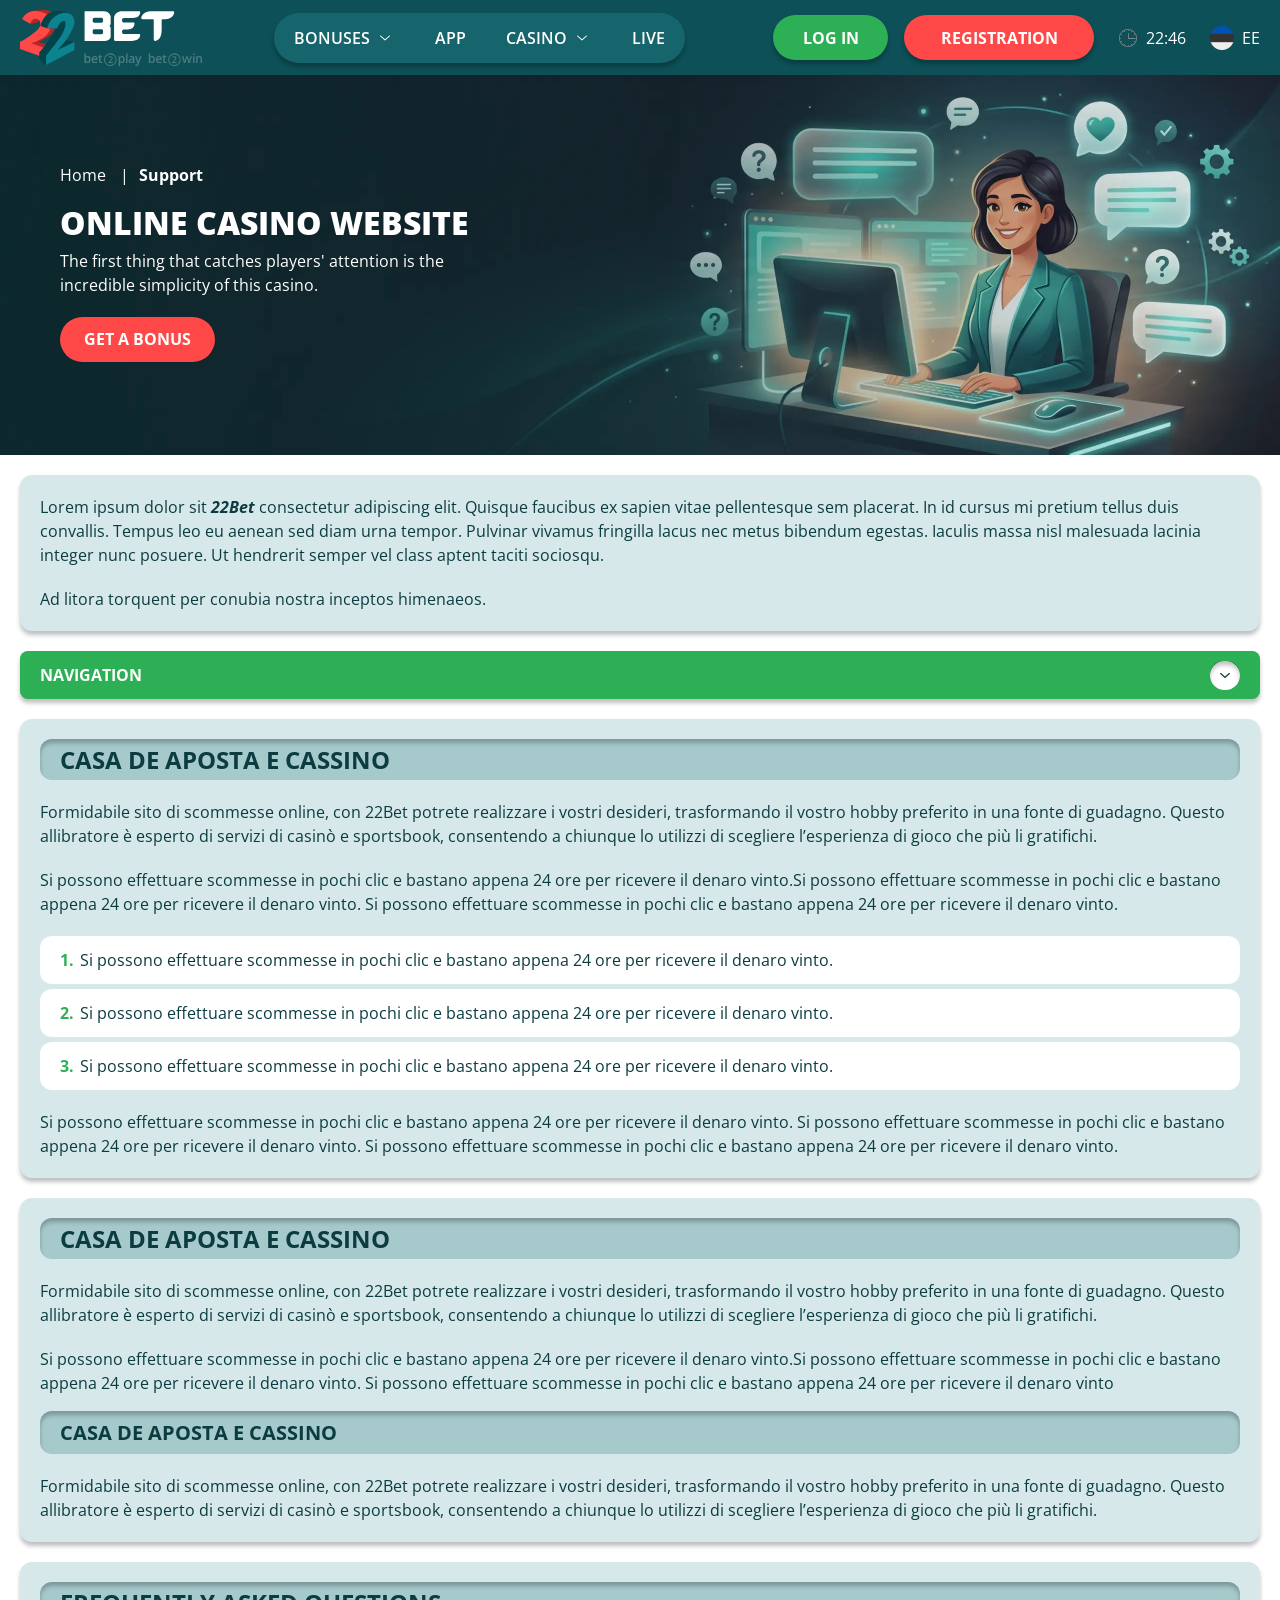
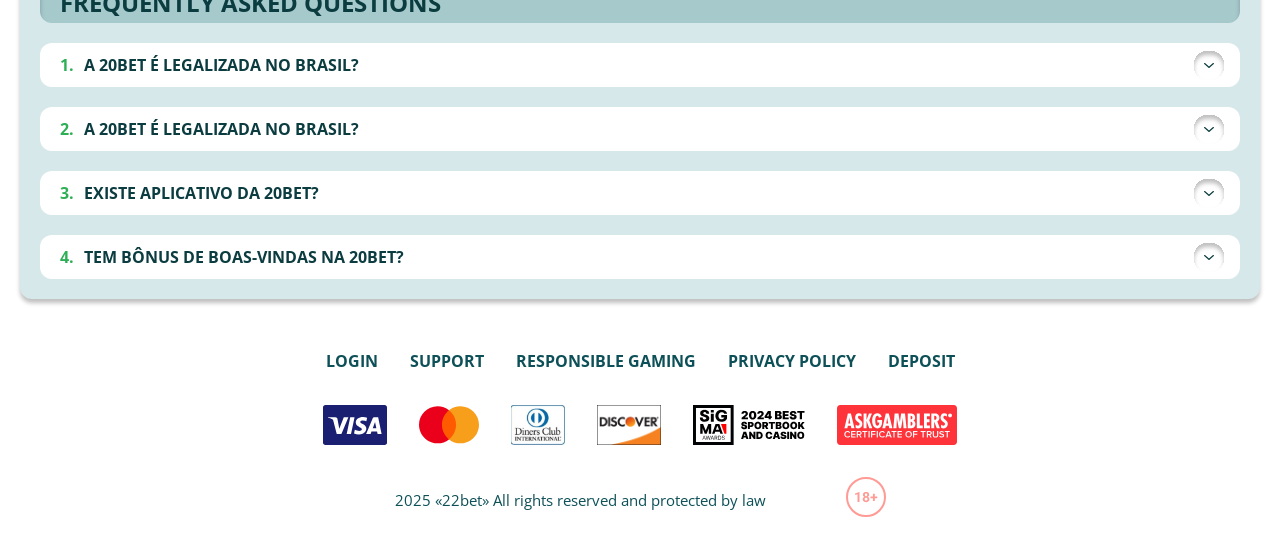
<file: support.html>
<!DOCTYPE html>
<html lang="ee">
  <head>
    <meta charset="UTF-8" />
   
    <meta name="viewport" content="width=device-width, initial-scale=1.0" />
    <title>22Bet </title>
    <meta name="description" content />
    <meta property="og:site_name" content />
    <meta property="og:title" content />
    <meta property="og:type" content="website" />
    <meta property="og:url" content />
    <meta property="og:image" content />
    <meta property="og:image:alt" content />
    <meta property="og:locale" content="ee" />
    <meta property="og:description" content />
    <link rel="preconnect" href="https://fonts.googleapis.com" />
    <link rel="preconnect" href="https://fonts.gstatic.com" crossorigin="anonymous" />
   <link href="https://fonts.googleapis.com/css2?family=Open+Sans:ital,wght@0,300..800;1,300..800&display=swap" rel="stylesheet">
<link href="https://fonts.googleapis.com/css?family=Roboto+Condensed&display=swap" rel="stylesheet">

   <link rel="stylesheet" href="./css/reset.css" />
    <link rel="stylesheet" href="./css/main.css" />
    <link rel="stylesheet" href="./css/media.css"/>
    <link rel="icon" href="./images/Group.png" type="image/x-icon"/>
    <script
    src="https://code.jquery.com/jquery-3.6.1.min.js"
    integrity="sha256-o88AwQnZB+VDvE9tvIXrMQaPlFFSUTR+nldQm1LuPXQ="
    crossorigin="anonymous"
  ></script>
  </head>
  <body>
    <header class="header">
      <section class="content header__content">
        <a href="./index.html" class="logo header__logo"
          ><img src="./images/logo.svg" alt="logo" title
        /></a>
        <button class="header__btn-menu" >
          <svg width="16px" height="16px" viewBox="0 0 16 16" xmlns="http://www.w3.org/2000/svg">
              <rect y="0" width="16" height="3" rx="1.5"></rect>
              <rect y="6.5" width="16" height="3" rx="1.5"></rect>
              <rect y="13" width="16" height="3" rx="1.5"></rect>
            </svg>
        </button>

          <nav class="menu header__menu">
            <ul class="header__menu-list">
                
              <li class="">
              <div class="header__menu-wrapper">
                <div class="js-button-expander js-button-expander--menu" >
                <a href="./bonus.html" >
                <span>Bonuses</span>
              </a>
              </div>
              <div class="header__menu-wrap js-expand-content js-expand-content--menu">
                <ul >
                  <li>
                    <a href="./freeSpins.html">
                    <span>Free Spins</span>
                  </a></li>
                  <li><a href="./promoCode.html">
                    <span>Promo Code</span>
                  </a>
                </li>
                  <li><a href="./welcomeBonus.html">
                    <span>Welcome Bonus</span>
                  </a>
                </li>
                <li><a href="./vip.html">
                    <span>VIP</span>
                  </a>
                </li>
                </ul>
              </div>
              </div>
               <a href="./bonus.html" class="header__menu-item">
                <span>Bonuses</span>
              </a>
            </li>
              <li>
                <a href="./app.html">
                 App
                </a>
              </li>
              
              <li class="">
              <div class="header__menu-wrapper">
                <div class="js-button-expander js-button-expander--menu" >
                <a href="./casino.html" >
                <span> Casino</span>
              </a>
              </div>
              <div class="header__menu-wrap js-expand-content js-expand-content--menu">
                <ul >
                  <li>
                    <a href="./slots.html">
                    <span>Slots</span>
                  </a></li>
                 
                </ul>
              </div>
              </div>
               <a href="./casino.html" class="header__menu-item">
                <span>Casino</span>
              </a>
            </li>
               <li>
                <a href="./live.html">
               Live
                </a>
              </li>
              <li>
                    <a href="./freeSpins.html">
                    <span>Free Spins</span>
                  </a></li>
                  <li><a href="./promoCode.html">
                    <span>Promo Code</span>
                  </a>
                </li>
                  <li><a href="./welcomeBonus.html">
                    <span>Welcome Bonus</span>
                  </a>
                </li>
                <li><a href="./vip.html">
                    <span>VIP</span>
                  </a>
                </li>
             <li>
                    <a href="./slots.html">
                    <span>Slots</span>
                  </a></li>
             
             
            </ul>
            <div class="header__button header__button-menu " >
              <a href="#" class="button  button__login-menu">log in</a>
              <a href="#" class="button button__menu">registration</a>
            </div>
           
          </nav>
            <a href="#" class="button button__login">log in</a>
            <a href="#" class="button button__singup">registration</a>
            <div id="clock" class="header__time">00:00</div>
            <a href="#" class="header__flag">
                <span><img src="./images/flag.png" alt="flag" title /></span>
                <span>ee</span>
              </a>
      </section>
    </header>
     <main class="main home main-page">
        <section class=" hero hero__page">
           
            <div class="background background-page">
              <img src="./images/layout-images/bg-support.webp" alt="hero" title />
              
            </div>
            <div class="hero__wrapper hero__wrapper-page">
              <div class="hero__data hero__data-bonus">
                <ul
                class="breadcrumbs "
                
              >
                <li
                  
                >
                  <a href="/" >
                    <span >Home</span></a
                  >
                 
                </li>
                <li
                  
                >
                  <a href="#" > <span >Support</span></a>
                 
                </li>
              </ul>
                <h1 class="title general hero__title">
                  Online Casino Website
                </h1>
                 <p class="hero__text">The first thing that catches players' attention is the incredible simplicity of this casino.</p>
               
                <a href="#" class="button  hero__button ">Get a Bonus</a>
               
              </div>
             
            </div>
          </section>
      <section class="main__wrap main__wrap-page">
       
       <section class="content__wrapper content__wrapper-page">

         
        
       
          <section class="content article">
            <p>
             Lorem ipsum dolor sit <a href="#">22Bet</a> consectetur adipiscing elit. Quisque faucibus ex sapien vitae pellentesque sem placerat. In id cursus mi pretium tellus duis convallis. Tempus leo eu aenean sed diam urna tempor. Pulvinar vivamus fringilla lacus nec metus bibendum egestas. Iaculis massa nisl malesuada lacinia integer nunc posuere. Ut hendrerit semper vel class aptent taciti sociosqu.
            </p>
            <p>
             Ad litora torquent per conubia nostra inceptos himenaeos.
            </p>
          </section>
        
        
           <section class="content menu-review__content">
              

            
                <div class="menu__review-desk menu__review-content">Navigation</div>
                <ul class="menu__review menu__review-list">
                  <li><a href="#">Lorem ipsum dolor sit</a></li>
                    <li><a href="#">Amet consectetur adipiscing</a></li>
                      <li><a href="#">Quisque faucibus ex sapien vitae</a></li>
                        <li><a href="#">Ut hendrerit sempero</a></li>
                          <li><a href="#">Pulvinar vivamus fringilla</a></li>
                           <li><a href="#">Ad litora torquent per conubia</a></li>
                         
                          
                </ul>
             
          
          </section>
          
        
          <section class="content article">
            <h2 class="title high article__title">Casa de Aposta e Cassino</h2>
             
            <p>
             Formidabile sito di scommesse online, con 22Bet potrete realizzare i vostri desideri, trasformando il vostro hobby preferito in una fonte di guadagno. Questo allibratore è esperto di servizi di casinò e sportsbook, consentendo a chiunque lo utilizzi di scegliere l’esperienza di gioco che più li gratifichi.
            </p>
            <p>
             Si possono effettuare scommesse in pochi clic e bastano appena 24 ore per ricevere il denaro vinto.Si possono effettuare scommesse in pochi clic e bastano appena 24 ore per ricevere il denaro vinto. Si possono effettuare scommesse in pochi clic e bastano appena 24 ore per ricevere il denaro vinto.
            </p>
           <ol>
              <li>Si possono effettuare scommesse in pochi clic e bastano appena 24 ore per ricevere il denaro vinto.</li>
              <li>Si possono effettuare scommesse in pochi clic e bastano appena 24 ore per ricevere il denaro vinto.</li>
              <li>Si possono effettuare scommesse in pochi clic e bastano appena 24 ore per ricevere il denaro vinto.</li>
            </ol>
            <p>Si possono effettuare scommesse in pochi clic e bastano appena 24 ore per ricevere il denaro vinto. Si possono effettuare scommesse in pochi clic e bastano appena 24 ore per ricevere il denaro vinto. Si possono effettuare scommesse in pochi clic e bastano appena 24 ore per ricevere il denaro vinto.</p>
          </section>
         
         
           <section class="content article">
            <h2 class="title high article__title">Casa de Aposta e Cassino</h2>
            <p>Formidabile sito di scommesse online, con 22Bet potrete realizzare i vostri desideri, trasformando il vostro hobby preferito in una fonte di guadagno. Questo allibratore è esperto di servizi di casinò e sportsbook, consentendo a chiunque lo utilizzi di scegliere l’esperienza di gioco che più li gratifichi.</p>
            <p>Si possono effettuare scommesse in pochi clic e bastano appena 24 ore per ricevere il denaro vinto.Si possono effettuare scommesse in pochi clic e bastano appena 24 ore per ricevere il denaro vinto. Si possono effettuare scommesse in pochi clic e bastano appena 24 ore per ricevere il denaro vinto</p>
            <h3>Casa de Aposta e Cassino</h3>
            <p>Formidabile sito di scommesse online, con 22Bet potrete realizzare i vostri desideri, trasformando il vostro hobby preferito in una fonte di guadagno. Questo allibratore è esperto di servizi di casinò e sportsbook, consentendo a chiunque lo utilizzi di scegliere l’esperienza di gioco che più li gratifichi.</p>
           </section>

          <section class="content faq">
            <h2 class="title high faq__title">Frequently Asked Questions</h2>
            <ul class="faq__list " >
              <li class="faq__item"  >
                <h3 class="title medium faq__subtitle js-button-expander js-button-expander--faq"  >A 20Bet é legalizada no Brasil?
                 </h3>
                <div  class="faq__answer js-expand-content js-expand-content--faq" >
                  <p  >
                    Sim, a casa de apostas tem licença emitida por Curaçao, que é reconhecida no Brasil e a permite atuar por aqui.
                  </p>
                </div>
              </li>
              <li class="faq__item"  >
                <h3 class="title medium faq__subtitle js-button-expander js-button-expander--faq"  >A 20Bet é legalizada no Brasil?</h3>
                <div class="faq__answer js-expand-content js-expand-content--faq" >
                  <p  >
                    Sim, a casa de apostas tem licença emitida por Curaçao, que é reconhecida no Brasil e a permite atuar por aqui.
                  </p>
                </div>
              </li> 
              <li class="faq__item"  >
                <h3 class="title medium faq__subtitle js-button-expander js-button-expander--faq"  >Existe aplicativo da 20Bet?</h3>
                <div class="faq__answer js-expand-content js-expand-content--faq" >
                  <p  >
                   Sim, disponível para sistemas operacionais iOS e Android.
                  </p>
                </div>
              </li> 
              <li class="faq__item"  >
                <h3 class="title medium faq__subtitle js-button-expander js-button-expander--faq"  >Tem bônus de boas-vindas na 20Bet?</h3>
                <div class="faq__answer js-expand-content js-expand-content--faq" >
                  <p  >
                   O pacote especial para novos usuários da 20Bet paga 100% sobre o primeiro depósito, com limite de 600 BRL.
                  </p>
                </div>
              </li> 
             
            </ul>
          </section>
          
        </section> 
      
        <div class=""  onclick="scrollToTop()">
          <button class="main__arrow" id="scrollToTopBtn"></button>
        </div> 
        
      </section>
    </main> 
      <footer class=" footer ">
      <section class="content footer__content">
        <ul class="footer__menu">
         <li><a href="./login.html">Login</a></li>
         <li><a href="./support.html">Support</a></li>
         <li><a href="./responsible.html">Responsible Gaming</a></li>
         <li><a href="./policy.html">Privacy Policy</a></li>
         <li><a href="./deposit.html">Deposit</a></li>
        </ul>
       
          <ul class="footer__cards-list">
           
            <li>
              <a href="#"
                ><img src="./images/visa.svg" alt="cardvisa" title
              /></a>
            </li>
            <li>
              <a href="#"
                ><img
                  src="./images/mastercard.svg"
                  alt="mastercard"
                  title
              /></a>
            </li>
            <li>
                <a href="#"
                  ><img src="./images/diners.svg" alt="diners" title
                /></a>
              </li>
              <li>
                <a href="#"
                  ><img src="./images/discover.svg" alt="discover" title
                /></a>
              </li>
              <li>
                <a href="#"
                  ><img src="./images/sigma.svg" alt="sigma" title
                /></a>
              </li>
              <li>
                <a href="#"
                  ><img src="./images/ask.svg" alt="ask" title
                /></a>
              </li>
            
          </ul>
       
        <div class="footer__wrapp">
          <div class="footer__text">
           
            <p>2025 «22bet» All rights reserved and protected by law

</p>
           
          </div>
          <div class="footer__age">
            <img src="./images/age.svg" alt="age" title />
          </div>
        </div>
      
      </section>
    </footer>
    <script src="./js/arrowUp.js" defer></script>
    <script src="./js/sidebar.js" defer></script>
    <script src="./js/expander.js" defer></script>
    <script src="./js/mobile-menu.js" defer></script>
    <script src="./js/clock.js" defer></script>
  </body>
</html>
</file>
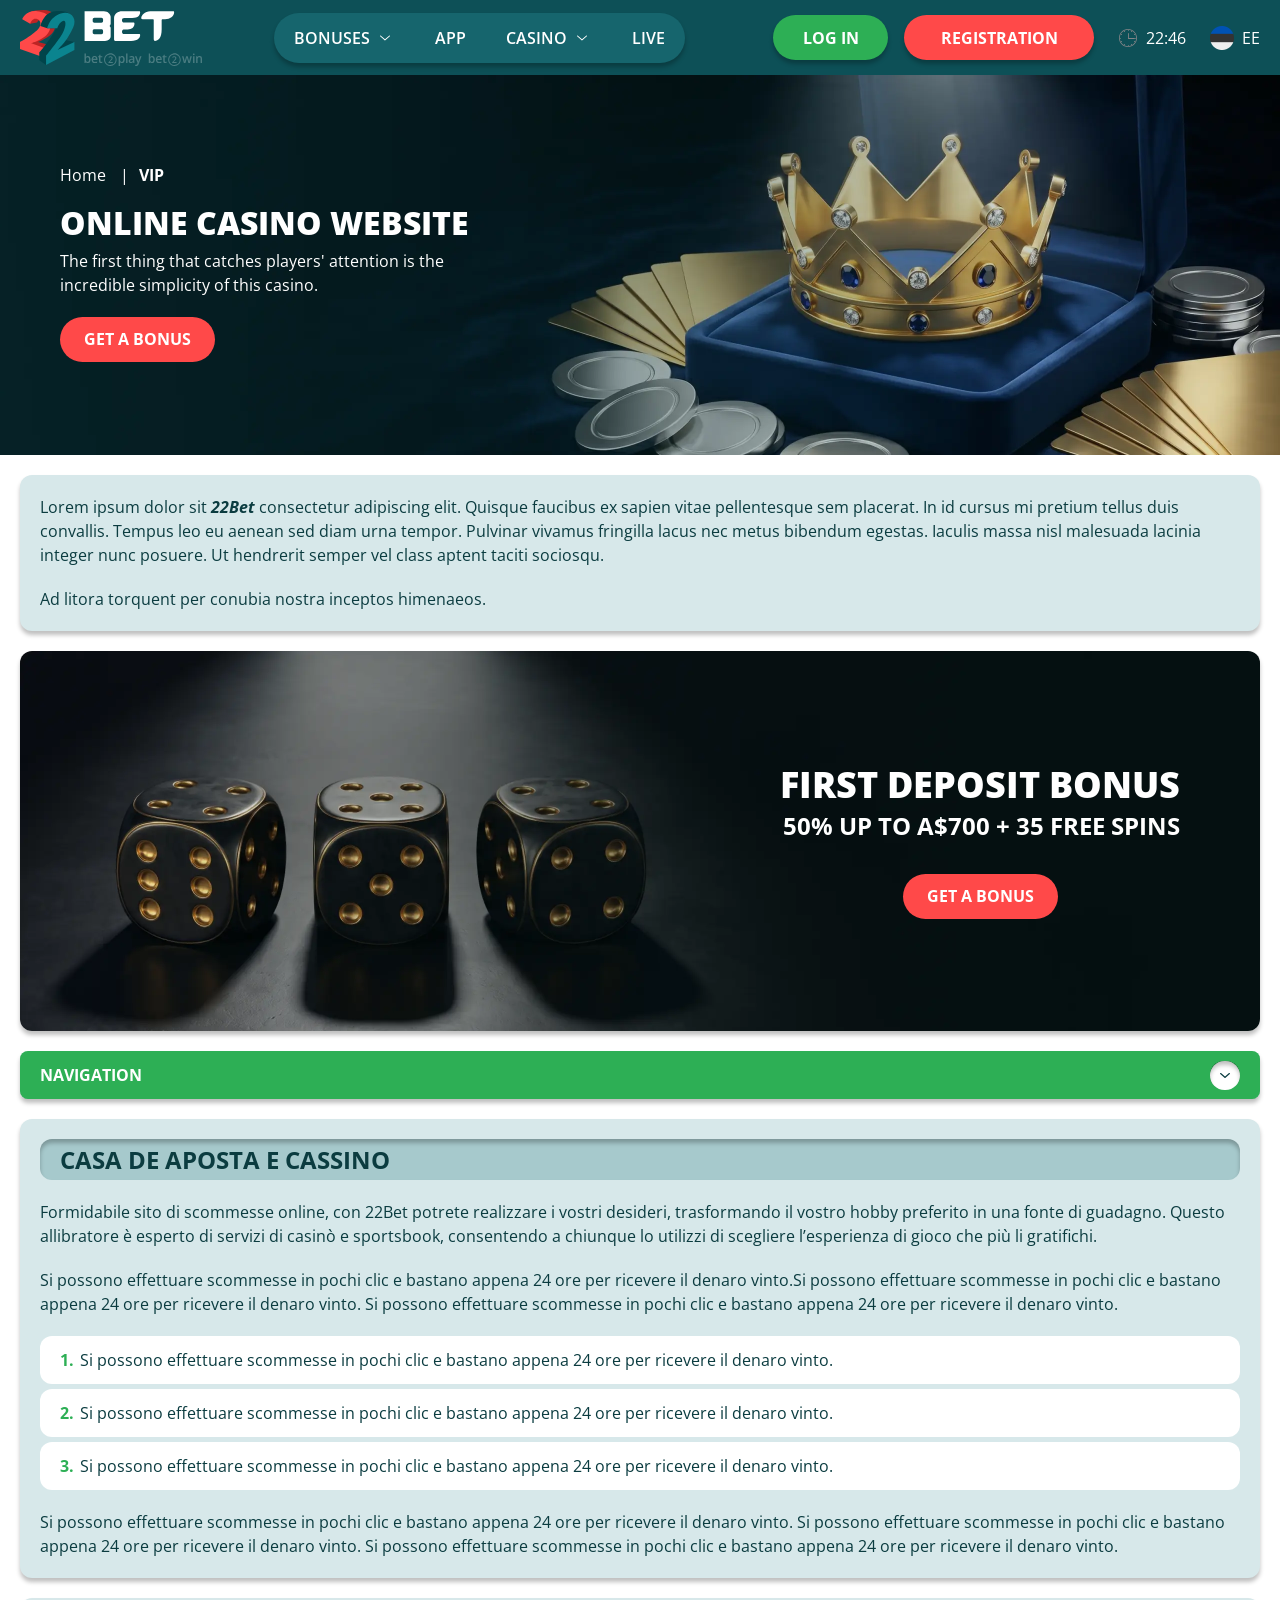
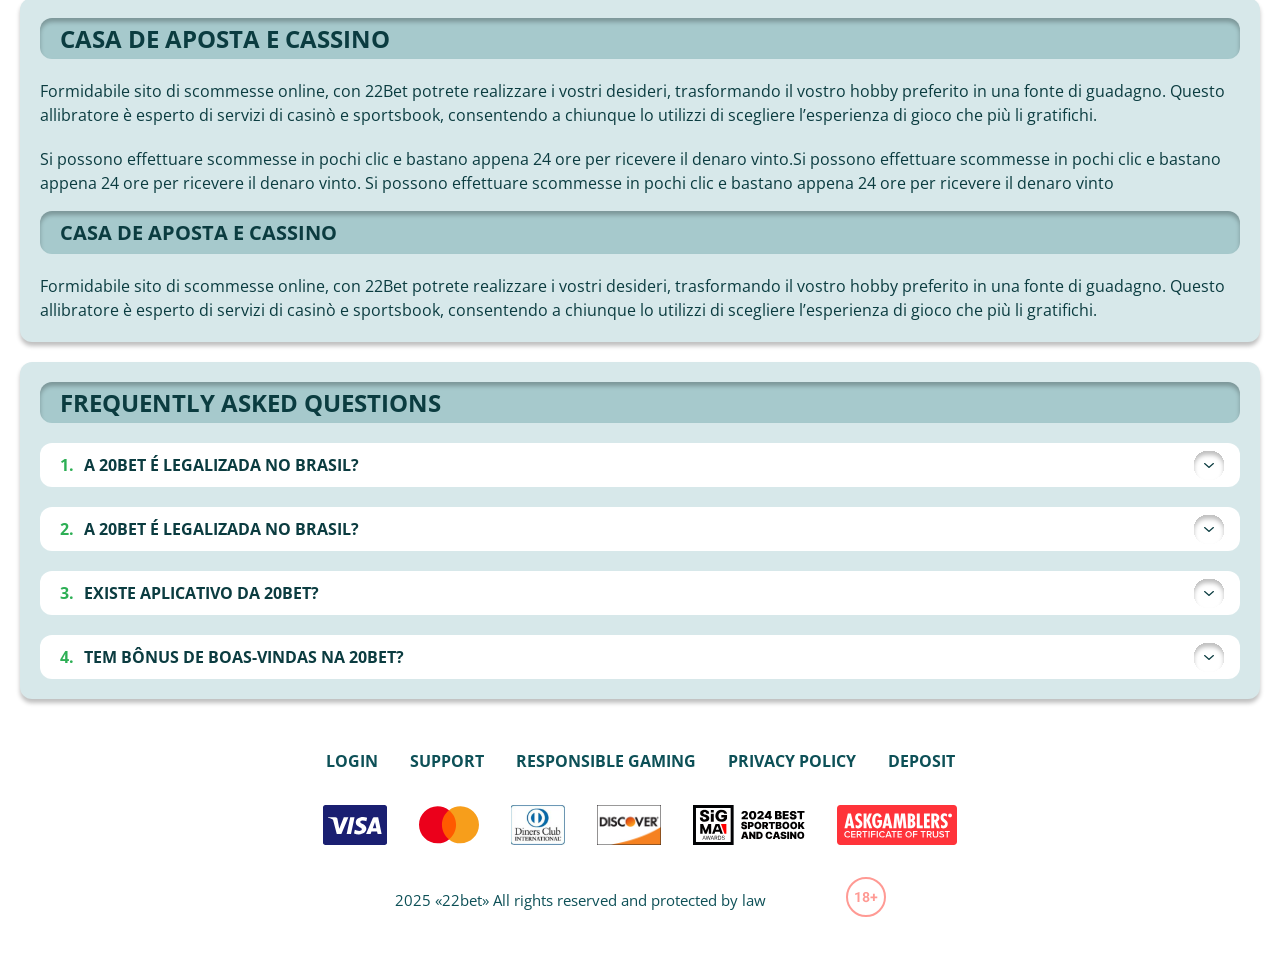
<file: vip.html>
<!DOCTYPE html>
<html lang="ee">
  <head>
    <meta charset="UTF-8" />
   
    <meta name="viewport" content="width=device-width, initial-scale=1.0" />
    <title>22Bet </title>
    <meta name="description" content />
    <meta property="og:site_name" content />
    <meta property="og:title" content />
    <meta property="og:type" content="website" />
    <meta property="og:url" content />
    <meta property="og:image" content />
    <meta property="og:image:alt" content />
    <meta property="og:locale" content="ee" />
    <meta property="og:description" content />
    <link rel="preconnect" href="https://fonts.googleapis.com" />
    <link rel="preconnect" href="https://fonts.gstatic.com" crossorigin="anonymous" />
   <link href="https://fonts.googleapis.com/css2?family=Open+Sans:ital,wght@0,300..800;1,300..800&display=swap" rel="stylesheet">
<link href="https://fonts.googleapis.com/css?family=Roboto+Condensed&display=swap" rel="stylesheet">

   <link rel="stylesheet" href="./css/reset.css" />
    <link rel="stylesheet" href="./css/main.css" />
    <link rel="stylesheet" href="./css/media.css"/>
    <link rel="icon" href="./images/Group.png" type="image/x-icon"/>
    <script
    src="https://code.jquery.com/jquery-3.6.1.min.js"
    integrity="sha256-o88AwQnZB+VDvE9tvIXrMQaPlFFSUTR+nldQm1LuPXQ="
    crossorigin="anonymous"
  ></script>
  </head>
  <body>
    <header class="header">
      <section class="content header__content">
        <a href="./index.html" class="logo header__logo"
          ><img src="./images/logo.svg" alt="logo" title
        /></a>
        <button class="header__btn-menu" >
          <svg width="16px" height="16px" viewBox="0 0 16 16" xmlns="http://www.w3.org/2000/svg">
              <rect y="0" width="16" height="3" rx="1.5"></rect>
              <rect y="6.5" width="16" height="3" rx="1.5"></rect>
              <rect y="13" width="16" height="3" rx="1.5"></rect>
            </svg>
        </button>

          <nav class="menu header__menu">
            <ul class="header__menu-list">
                
              <li class="">
              <div class="header__menu-wrapper">
                <div class="js-button-expander js-button-expander--menu" >
                <a href="./bonus.html" >
                <span>Bonuses</span>
              </a>
              </div>
              <div class="header__menu-wrap js-expand-content js-expand-content--menu">
                <ul >
                  <li>
                    <a href="./freeSpins.html">
                    <span>Free Spins</span>
                  </a></li>
                  <li><a href="./promoCode.html">
                    <span>Promo Code</span>
                  </a>
                </li>
                  <li><a href="./welcomeBonus.html">
                    <span>Welcome Bonus</span>
                  </a>
                </li>
                <li><a href="./vip.html">
                    <span>VIP</span>
                  </a>
                </li>
                </ul>
              </div>
              </div>
               <a href="./bonus.html" class="header__menu-item">
                <span>Bonuses</span>
              </a>
            </li>
              <li>
                <a href="./app.html">
                 App
                </a>
              </li>
              
              <li class="">
              <div class="header__menu-wrapper">
                <div class="js-button-expander js-button-expander--menu" >
                <a href="./casino.html" >
                <span> Casino</span>
              </a>
              </div>
              <div class="header__menu-wrap js-expand-content js-expand-content--menu">
                <ul >
                  <li>
                    <a href="./slots.html">
                    <span>Slots</span>
                  </a></li>
                 
                </ul>
              </div>
              </div>
               <a href="./casino.html" class="header__menu-item">
                <span>Casino</span>
              </a>
            </li>
               <li>
                <a href="./live.html">
               Live
                </a>
              </li>
              <li>
                    <a href="./freeSpins.html">
                    <span>Free Spins</span>
                  </a></li>
                  <li><a href="./promoCode.html">
                    <span>Promo Code</span>
                  </a>
                </li>
                  <li><a href="./welcomeBonus.html">
                    <span>Welcome Bonus</span>
                  </a>
                </li>
                <li><a href="./vip.html">
                    <span>VIP</span>
                  </a>
                </li>
             <li>
                    <a href="./slots.html">
                    <span>Slots</span>
                  </a></li>
             
             
            </ul>
            <div class="header__button header__button-menu " >
              <a href="#" class="button  button__login-menu">log in</a>
              <a href="#" class="button button__menu">registration</a>
            </div>
           
          </nav>
            <a href="#" class="button button__login">log in</a>
            <a href="#" class="button button__singup">registration</a>
            <div id="clock" class="header__time">00:00</div>
            <a href="#" class="header__flag">
                <span><img src="./images/flag.png" alt="flag" title /></span>
                <span>ee</span>
              </a>
      </section>
    </header>
     <main class="main home main-page">
        <section class=" hero hero__page">
           
            <div class="background background-page background-pageVip">
              <img src="./images/layout-images/bg-vip.webp" alt="hero" title />
              
            </div>
            <div class="hero__wrapper hero__wrapper-page">
              <div class="hero__data hero__data-bonus">
                <ul
                class="breadcrumbs "
                
              >
                <li
                  
                >
                  <a href="/" >
                    <span >Home</span></a
                  >
                 
                </li>
                <li
                  
                >
                  <a href="#" > <span >VIP</span></a>
                 
                </li>
              </ul>
                <h1 class="title general hero__title">
                  Online Casino Website
                </h1>
                 <p class="hero__text">The first thing that catches players' attention is the incredible simplicity of this casino.</p>
               
                <a href="#" class="button  hero__button ">Get a Bonus</a>
               
              </div>
             
            </div>
          </section>
      <section class="main__wrap main__wrap-page">
       
       <section class="content__wrapper content__wrapper-page">

         
        
       
          <section class="content article">
            <p>
             Lorem ipsum dolor sit <a href="#">22Bet</a> consectetur adipiscing elit. Quisque faucibus ex sapien vitae pellentesque sem placerat. In id cursus mi pretium tellus duis convallis. Tempus leo eu aenean sed diam urna tempor. Pulvinar vivamus fringilla lacus nec metus bibendum egestas. Iaculis massa nisl malesuada lacinia integer nunc posuere. Ut hendrerit semper vel class aptent taciti sociosqu.
            </p>
            <p>
             Ad litora torquent per conubia nostra inceptos himenaeos.
            </p>
          </section>
         
             
           <section class="content banner banner-main">
            <div class="background ">
              
              <img src="./images/layout-images/banner-vip.webp" alt="banner" title />
              
            </div>
            <div class="banner__info">
              
              <h2 class="title high banner__title-main">
                  
               first Deposit Bonus
              </h2>
            <p class="banner__subtitle">50% up to A$700 + 35 Free spins</p>
              <a href="#" class="button banner__button">Get a Bonus</a>
            </div>
          </section>
          
              <section class="content menu-review__content">
              

            
                <div class="menu__review-desk menu__review-content">Navigation</div>
                <ul class="menu__review menu__review-list">
                  <li><a href="#">Lorem ipsum dolor sit</a></li>
                    <li><a href="#">Amet consectetur adipiscing</a></li>
                      <li><a href="#">Quisque faucibus ex sapien vitae</a></li>
                        <li><a href="#">Ut hendrerit sempero</a></li>
                          <li><a href="#">Pulvinar vivamus fringilla</a></li>
                           <li><a href="#">Ad litora torquent per conubia</a></li>
                         
                          
                </ul>
             
          
          </section>
          
        
          <section class="content article">
            <h2 class="title high article__title">Casa de Aposta e Cassino</h2>
             
            <p>
             Formidabile sito di scommesse online, con 22Bet potrete realizzare i vostri desideri, trasformando il vostro hobby preferito in una fonte di guadagno. Questo allibratore è esperto di servizi di casinò e sportsbook, consentendo a chiunque lo utilizzi di scegliere l’esperienza di gioco che più li gratifichi.
            </p>
            <p>
             Si possono effettuare scommesse in pochi clic e bastano appena 24 ore per ricevere il denaro vinto.Si possono effettuare scommesse in pochi clic e bastano appena 24 ore per ricevere il denaro vinto. Si possono effettuare scommesse in pochi clic e bastano appena 24 ore per ricevere il denaro vinto.
            </p>
           <ol>
              <li>Si possono effettuare scommesse in pochi clic e bastano appena 24 ore per ricevere il denaro vinto.</li>
              <li>Si possono effettuare scommesse in pochi clic e bastano appena 24 ore per ricevere il denaro vinto.</li>
              <li>Si possono effettuare scommesse in pochi clic e bastano appena 24 ore per ricevere il denaro vinto.</li>
            </ol>
            <p>Si possono effettuare scommesse in pochi clic e bastano appena 24 ore per ricevere il denaro vinto. Si possono effettuare scommesse in pochi clic e bastano appena 24 ore per ricevere il denaro vinto. Si possono effettuare scommesse in pochi clic e bastano appena 24 ore per ricevere il denaro vinto.</p>
          </section>
         
         
           <section class="content article">
            <h2 class="title high article__title">Casa de Aposta e Cassino</h2>
            <p>Formidabile sito di scommesse online, con 22Bet potrete realizzare i vostri desideri, trasformando il vostro hobby preferito in una fonte di guadagno. Questo allibratore è esperto di servizi di casinò e sportsbook, consentendo a chiunque lo utilizzi di scegliere l’esperienza di gioco che più li gratifichi.</p>
            <p>Si possono effettuare scommesse in pochi clic e bastano appena 24 ore per ricevere il denaro vinto.Si possono effettuare scommesse in pochi clic e bastano appena 24 ore per ricevere il denaro vinto. Si possono effettuare scommesse in pochi clic e bastano appena 24 ore per ricevere il denaro vinto</p>
            <h3>Casa de Aposta e Cassino</h3>
            <p>Formidabile sito di scommesse online, con 22Bet potrete realizzare i vostri desideri, trasformando il vostro hobby preferito in una fonte di guadagno. Questo allibratore è esperto di servizi di casinò e sportsbook, consentendo a chiunque lo utilizzi di scegliere l’esperienza di gioco che più li gratifichi.</p>
           </section>

          <section class="content faq">
            <h2 class="title high faq__title">Frequently Asked Questions</h2>
            <ul class="faq__list " >
              <li class="faq__item"  >
                <h3 class="title medium faq__subtitle js-button-expander js-button-expander--faq"  >A 20Bet é legalizada no Brasil?
                 </h3>
                <div  class="faq__answer js-expand-content js-expand-content--faq" >
                  <p  >
                    Sim, a casa de apostas tem licença emitida por Curaçao, que é reconhecida no Brasil e a permite atuar por aqui.
                  </p>
                </div>
              </li>
              <li class="faq__item"  >
                <h3 class="title medium faq__subtitle js-button-expander js-button-expander--faq"  >A 20Bet é legalizada no Brasil?</h3>
                <div class="faq__answer js-expand-content js-expand-content--faq" >
                  <p  >
                    Sim, a casa de apostas tem licença emitida por Curaçao, que é reconhecida no Brasil e a permite atuar por aqui.
                  </p>
                </div>
              </li> 
              <li class="faq__item"  >
                <h3 class="title medium faq__subtitle js-button-expander js-button-expander--faq"  >Existe aplicativo da 20Bet?</h3>
                <div class="faq__answer js-expand-content js-expand-content--faq" >
                  <p  >
                   Sim, disponível para sistemas operacionais iOS e Android.
                  </p>
                </div>
              </li> 
              <li class="faq__item"  >
                <h3 class="title medium faq__subtitle js-button-expander js-button-expander--faq"  >Tem bônus de boas-vindas na 20Bet?</h3>
                <div class="faq__answer js-expand-content js-expand-content--faq" >
                  <p  >
                   O pacote especial para novos usuários da 20Bet paga 100% sobre o primeiro depósito, com limite de 600 BRL.
                  </p>
                </div>
              </li> 
             
            </ul>
          </section>
          
        </section> 
      
        <div class=""  onclick="scrollToTop()">
          <button class="main__arrow" id="scrollToTopBtn"></button>
        </div> 
        
      </section>
    </main> 
       <footer class=" footer ">
      <section class="content footer__content">
        <ul class="footer__menu">
         <li><a href="./login.html">Login</a></li>
         <li><a href="./support.html">Support</a></li>
         <li><a href="./responsible.html">Responsible Gaming</a></li>
         <li><a href="./policy.html">Privacy Policy</a></li>
         <li><a href="./deposit.html">Deposit</a></li>
        </ul>
       
          <ul class="footer__cards-list">
           
            <li>
              <a href="#"
                ><img src="./images/visa.svg" alt="cardvisa" title
              /></a>
            </li>
            <li>
              <a href="#"
                ><img
                  src="./images/mastercard.svg"
                  alt="mastercard"
                  title
              /></a>
            </li>
            <li>
                <a href="#"
                  ><img src="./images/diners.svg" alt="diners" title
                /></a>
              </li>
              <li>
                <a href="#"
                  ><img src="./images/discover.svg" alt="discover" title
                /></a>
              </li>
              <li>
                <a href="#"
                  ><img src="./images/sigma.svg" alt="sigma" title
                /></a>
              </li>
              <li>
                <a href="#"
                  ><img src="./images/ask.svg" alt="ask" title
                /></a>
              </li>
            
          </ul>
       
        <div class="footer__wrapp">
          <div class="footer__text">
           
            <p>2025 «22bet» All rights reserved and protected by law

</p>
           
          </div>
          <div class="footer__age">
            <img src="./images/age.svg" alt="age" title />
          </div>
        </div>
      
      </section>
    </footer>
    <script src="./js/arrowUp.js" defer></script>
    <script src="./js/sidebar.js" defer></script>
    <script src="./js/expander.js" defer></script>
    <script src="./js/mobile-menu.js" defer></script>
    <script src="./js/clock.js" defer></script>
  </body>
</html>
</file>
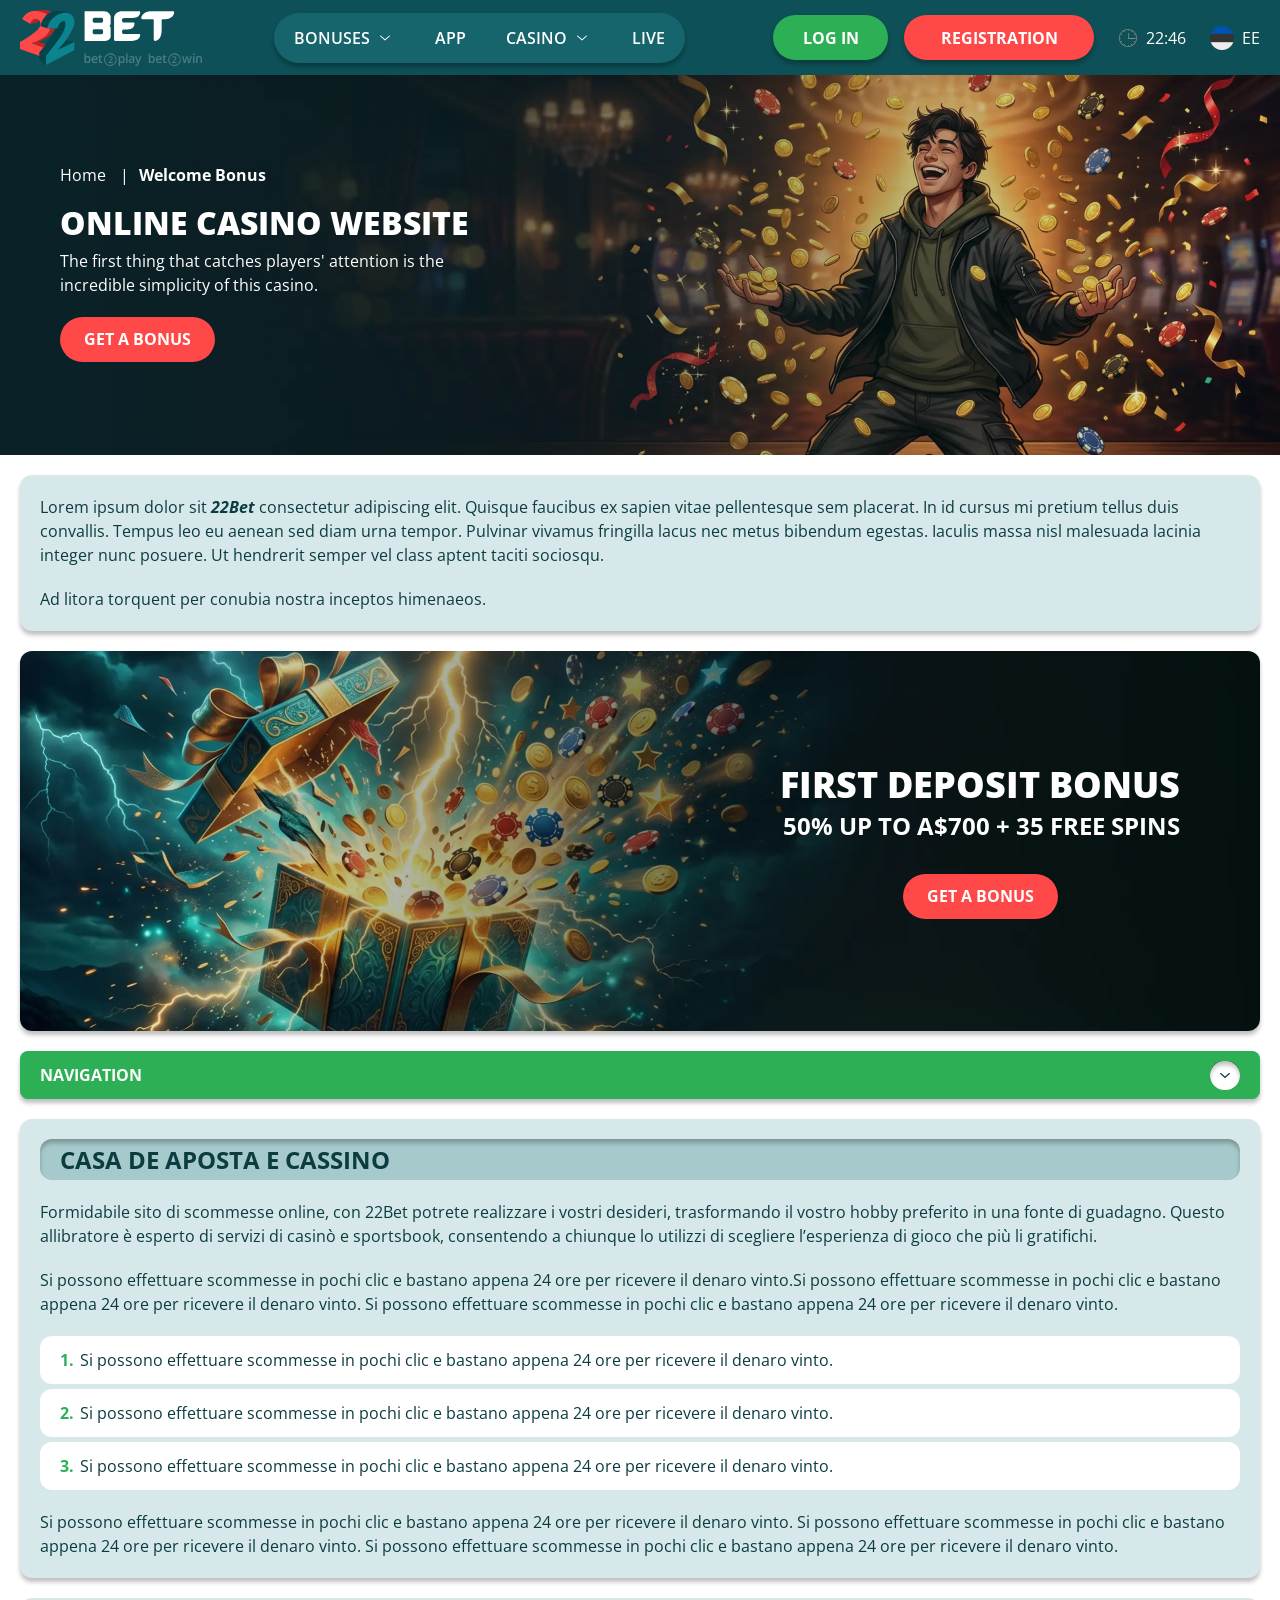
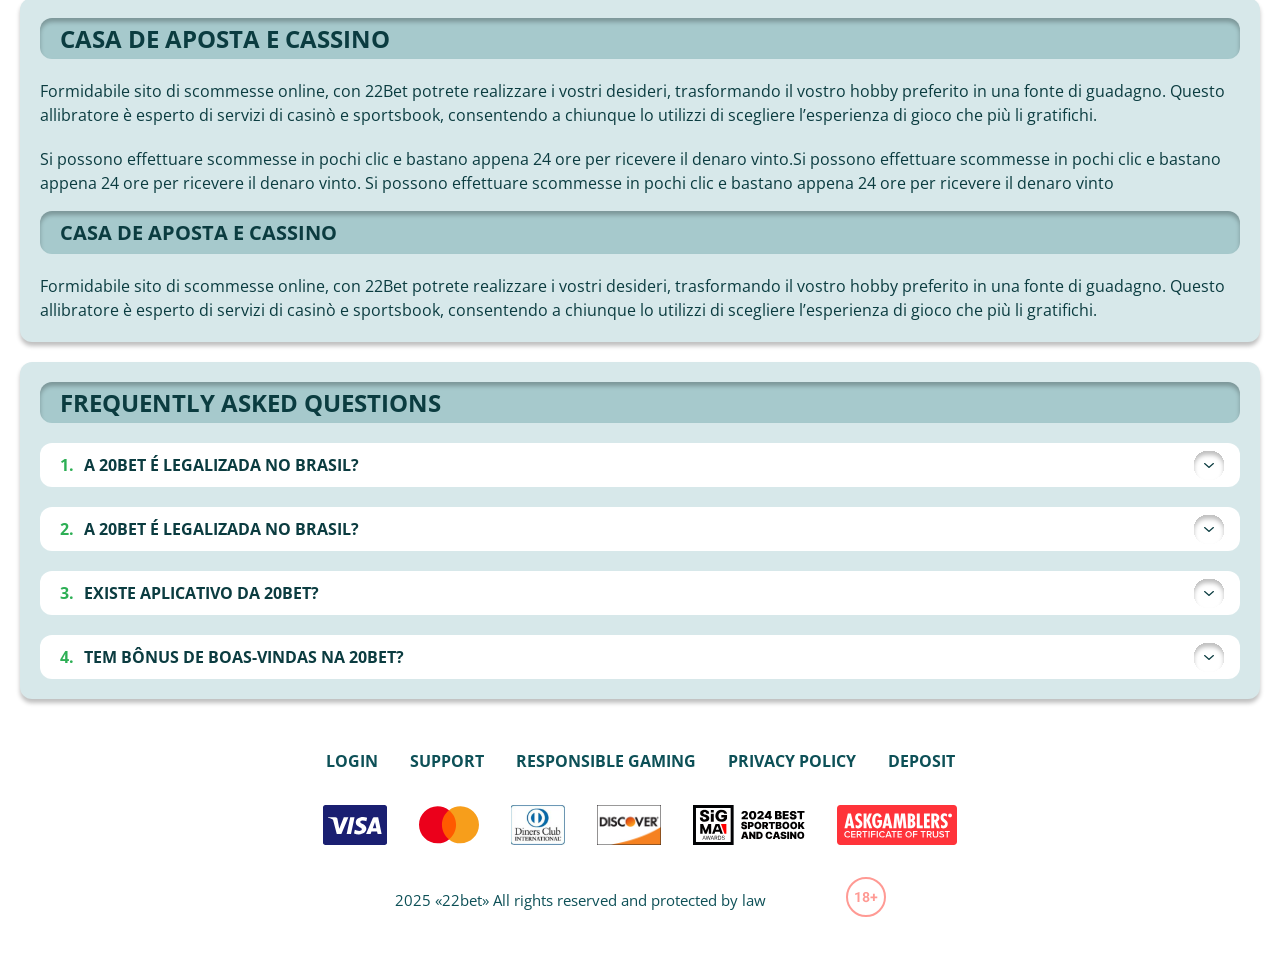
<file: welcomeBonus.html>
<!DOCTYPE html>
<html lang="ee">
  <head>
    <meta charset="UTF-8" />
   
    <meta name="viewport" content="width=device-width, initial-scale=1.0" />
    <title>22Bet </title>
    <meta name="description" content />
    <meta property="og:site_name" content />
    <meta property="og:title" content />
    <meta property="og:type" content="website" />
    <meta property="og:url" content />
    <meta property="og:image" content />
    <meta property="og:image:alt" content />
    <meta property="og:locale" content="ee" />
    <meta property="og:description" content />
    <link rel="preconnect" href="https://fonts.googleapis.com" />
    <link rel="preconnect" href="https://fonts.gstatic.com" crossorigin="anonymous" />
   <link href="https://fonts.googleapis.com/css2?family=Open+Sans:ital,wght@0,300..800;1,300..800&display=swap" rel="stylesheet">
<link href="https://fonts.googleapis.com/css?family=Roboto+Condensed&display=swap" rel="stylesheet">

   <link rel="stylesheet" href="./css/reset.css" />
    <link rel="stylesheet" href="./css/main.css" />
    <link rel="stylesheet" href="./css/media.css"/>
    <link rel="icon" href="./images/Group.png" type="image/x-icon"/>
    <script
    src="https://code.jquery.com/jquery-3.6.1.min.js"
    integrity="sha256-o88AwQnZB+VDvE9tvIXrMQaPlFFSUTR+nldQm1LuPXQ="
    crossorigin="anonymous"
  ></script>
  </head>
  <body>
    <header class="header">
      <section class="content header__content">
        <a href="./index.html" class="logo header__logo"
          ><img src="./images/logo.svg" alt="logo" title
        /></a>
        <button class="header__btn-menu" >
          <svg width="16px" height="16px" viewBox="0 0 16 16" xmlns="http://www.w3.org/2000/svg">
              <rect y="0" width="16" height="3" rx="1.5"></rect>
              <rect y="6.5" width="16" height="3" rx="1.5"></rect>
              <rect y="13" width="16" height="3" rx="1.5"></rect>
            </svg>
        </button>

          <nav class="menu header__menu">
            <ul class="header__menu-list">
                
              <li class="">
              <div class="header__menu-wrapper">
                <div class="js-button-expander js-button-expander--menu" >
                <a href="./bonus.html" >
                <span>Bonuses</span>
              </a>
              </div>
              <div class="header__menu-wrap js-expand-content js-expand-content--menu">
                <ul >
                  <li>
                    <a href="./freeSpins.html">
                    <span>Free Spins</span>
                  </a></li>
                  <li><a href="./promoCode.html">
                    <span>Promo Code</span>
                  </a>
                </li>
                  <li><a href="./welcomeBonus.html">
                    <span>Welcome Bonus</span>
                  </a>
                </li>
                <li><a href="./vip.html">
                    <span>VIP</span>
                  </a>
                </li>
                </ul>
              </div>
              </div>
               <a href="./bonus.html" class="header__menu-item">
                <span>Bonuses</span>
              </a>
            </li>
              <li>
                <a href="./app.html">
                 App
                </a>
              </li>
              
              <li class="">
              <div class="header__menu-wrapper">
                <div class="js-button-expander js-button-expander--menu" >
                <a href="./casino.html" >
                <span> Casino</span>
              </a>
              </div>
              <div class="header__menu-wrap js-expand-content js-expand-content--menu">
                <ul >
                  <li>
                    <a href="./slots.html">
                    <span>Slots</span>
                  </a></li>
                 
                </ul>
              </div>
              </div>
               <a href="./casino.html" class="header__menu-item">
                <span>Casino</span>
              </a>
            </li>
               <li>
                <a href="./live.html">
               Live
                </a>
              </li>
              <li>
                    <a href="./freeSpins.html">
                    <span>Free Spins</span>
                  </a></li>
                  <li><a href="./promoCode.html">
                    <span>Promo Code</span>
                  </a>
                </li>
                  <li><a href="./welcomeBonus.html">
                    <span>Welcome Bonus</span>
                  </a>
                </li>
                <li><a href="./vip.html">
                    <span>VIP</span>
                  </a>
                </li>
             <li>
                    <a href="./slots.html">
                    <span>Slots</span>
                  </a></li>
             
             
            </ul>
            <div class="header__button header__button-menu " >
              <a href="#" class="button  button__login-menu">log in</a>
              <a href="#" class="button button__menu">registration</a>
            </div>
           
          </nav>
            <a href="#" class="button button__login">log in</a>
            <a href="#" class="button button__singup">registration</a>
            <div id="clock" class="header__time">00:00</div>
            <a href="#" class="header__flag">
                <span><img src="./images/flag.png" alt="flag" title /></span>
                <span>ee</span>
              </a>
      </section>
    </header>
     <main class="main home main-page">
        <section class=" hero hero__page">
           
            <div class="background background-page">
              <img src="./images/layout-images/bg-welcome.webp" alt="hero" title />
              
            </div>
            <div class="hero__wrapper hero__wrapper-page">
              <div class="hero__data hero__data-bonus">
                <ul
                class="breadcrumbs "
                
              >
                <li
                  
                >
                  <a href="/" >
                    <span >Home</span></a
                  >
                 
                </li>
                <li
                  
                >
                  <a href="#" > <span >Welcome Bonus</span></a>
                 
                </li>
              </ul>
                <h1 class="title general hero__title">
                  Online Casino Website
                </h1>
                 <p class="hero__text">The first thing that catches players' attention is the incredible simplicity of this casino.</p>
               
                <a href="#" class="button  hero__button ">Get a Bonus</a>
               
              </div>
             
            </div>
          </section>
      <section class="main__wrap main__wrap-page">
       
       <section class="content__wrapper content__wrapper-page">

         
        
       
          <section class="content article">
            <p>
             Lorem ipsum dolor sit <a href="#">22Bet</a> consectetur adipiscing elit. Quisque faucibus ex sapien vitae pellentesque sem placerat. In id cursus mi pretium tellus duis convallis. Tempus leo eu aenean sed diam urna tempor. Pulvinar vivamus fringilla lacus nec metus bibendum egestas. Iaculis massa nisl malesuada lacinia integer nunc posuere. Ut hendrerit semper vel class aptent taciti sociosqu.
            </p>
            <p>
             Ad litora torquent per conubia nostra inceptos himenaeos.
            </p>
          </section>
         
             
            <section class="content banner banner-main">
            <div class="background banner__backgroundWelcome">
              
              <img src="./images/layout-images/banner-welcome.webp" alt="banner" title />
              
            </div>
            <div class="banner__info">
              
              <h2 class="title high banner__title-main">
                  
               first Deposit Bonus
              </h2>
            <p class="banner__subtitle">50% up to A$700 + 35 Free spins</p>
              <a href="#" class="button banner__button">Get a Bonus</a>
            </div>
          </section>
        
          <section class="content menu-review__content">
              

            
                <div class="menu__review-desk menu__review-content">Navigation</div>
                <ul class="menu__review menu__review-list">
                  <li><a href="#">Lorem ipsum dolor sit</a></li>
                    <li><a href="#">Amet consectetur adipiscing</a></li>
                      <li><a href="#">Quisque faucibus ex sapien vitae</a></li>
                        <li><a href="#">Ut hendrerit sempero</a></li>
                          <li><a href="#">Pulvinar vivamus fringilla</a></li>
                           <li><a href="#">Ad litora torquent per conubia</a></li>
                         
                          
                </ul>
             
          
          </section>
          
          
        
          <section class="content article">
            <h2 class="title high article__title">Casa de Aposta e Cassino</h2>
             
            <p>
             Formidabile sito di scommesse online, con 22Bet potrete realizzare i vostri desideri, trasformando il vostro hobby preferito in una fonte di guadagno. Questo allibratore è esperto di servizi di casinò e sportsbook, consentendo a chiunque lo utilizzi di scegliere l’esperienza di gioco che più li gratifichi.
            </p>
            <p>
             Si possono effettuare scommesse in pochi clic e bastano appena 24 ore per ricevere il denaro vinto.Si possono effettuare scommesse in pochi clic e bastano appena 24 ore per ricevere il denaro vinto. Si possono effettuare scommesse in pochi clic e bastano appena 24 ore per ricevere il denaro vinto.
            </p>
           <ol>
              <li>Si possono effettuare scommesse in pochi clic e bastano appena 24 ore per ricevere il denaro vinto.</li>
              <li>Si possono effettuare scommesse in pochi clic e bastano appena 24 ore per ricevere il denaro vinto.</li>
              <li>Si possono effettuare scommesse in pochi clic e bastano appena 24 ore per ricevere il denaro vinto.</li>
            </ol>
            <p>Si possono effettuare scommesse in pochi clic e bastano appena 24 ore per ricevere il denaro vinto. Si possono effettuare scommesse in pochi clic e bastano appena 24 ore per ricevere il denaro vinto. Si possono effettuare scommesse in pochi clic e bastano appena 24 ore per ricevere il denaro vinto.</p>
          </section>
         
         
           <section class="content article">
            <h2 class="title high article__title">Casa de Aposta e Cassino</h2>
            <p>Formidabile sito di scommesse online, con 22Bet potrete realizzare i vostri desideri, trasformando il vostro hobby preferito in una fonte di guadagno. Questo allibratore è esperto di servizi di casinò e sportsbook, consentendo a chiunque lo utilizzi di scegliere l’esperienza di gioco che più li gratifichi.</p>
            <p>Si possono effettuare scommesse in pochi clic e bastano appena 24 ore per ricevere il denaro vinto.Si possono effettuare scommesse in pochi clic e bastano appena 24 ore per ricevere il denaro vinto. Si possono effettuare scommesse in pochi clic e bastano appena 24 ore per ricevere il denaro vinto</p>
            <h3>Casa de Aposta e Cassino</h3>
            <p>Formidabile sito di scommesse online, con 22Bet potrete realizzare i vostri desideri, trasformando il vostro hobby preferito in una fonte di guadagno. Questo allibratore è esperto di servizi di casinò e sportsbook, consentendo a chiunque lo utilizzi di scegliere l’esperienza di gioco che più li gratifichi.</p>
           </section>

          <section class="content faq">
            <h2 class="title high faq__title">Frequently Asked Questions</h2>
            <ul class="faq__list " >
              <li class="faq__item"  >
                <h3 class="title medium faq__subtitle js-button-expander js-button-expander--faq"  >A 20Bet é legalizada no Brasil?
                 </h3>
                <div  class="faq__answer js-expand-content js-expand-content--faq" >
                  <p  >
                    Sim, a casa de apostas tem licença emitida por Curaçao, que é reconhecida no Brasil e a permite atuar por aqui.
                  </p>
                </div>
              </li>
              <li class="faq__item"  >
                <h3 class="title medium faq__subtitle js-button-expander js-button-expander--faq"  >A 20Bet é legalizada no Brasil?</h3>
                <div class="faq__answer js-expand-content js-expand-content--faq" >
                  <p  >
                    Sim, a casa de apostas tem licença emitida por Curaçao, que é reconhecida no Brasil e a permite atuar por aqui.
                  </p>
                </div>
              </li> 
              <li class="faq__item"  >
                <h3 class="title medium faq__subtitle js-button-expander js-button-expander--faq"  >Existe aplicativo da 20Bet?</h3>
                <div class="faq__answer js-expand-content js-expand-content--faq" >
                  <p  >
                   Sim, disponível para sistemas operacionais iOS e Android.
                  </p>
                </div>
              </li> 
              <li class="faq__item"  >
                <h3 class="title medium faq__subtitle js-button-expander js-button-expander--faq"  >Tem bônus de boas-vindas na 20Bet?</h3>
                <div class="faq__answer js-expand-content js-expand-content--faq" >
                  <p  >
                   O pacote especial para novos usuários da 20Bet paga 100% sobre o primeiro depósito, com limite de 600 BRL.
                  </p>
                </div>
              </li> 
             
            </ul>
          </section>
          
        </section> 
      
        <div class=""  onclick="scrollToTop()">
          <button class="main__arrow" id="scrollToTopBtn"></button>
        </div> 
        
      </section>
    </main> 
   <footer class=" footer ">
      <section class="content footer__content">
        <ul class="footer__menu">
         <li><a href="./login.html">Login</a></li>
         <li><a href="./support.html">Support</a></li>
         <li><a href="./responsible.html">Responsible Gaming</a></li>
         <li><a href="./policy.html">Privacy Policy</a></li>
         <li><a href="./deposit.html">Deposit</a></li>
        </ul>
       
          <ul class="footer__cards-list">
           
            <li>
              <a href="#"
                ><img src="./images/visa.svg" alt="cardvisa" title
              /></a>
            </li>
            <li>
              <a href="#"
                ><img
                  src="./images/mastercard.svg"
                  alt="mastercard"
                  title
              /></a>
            </li>
            <li>
                <a href="#"
                  ><img src="./images/diners.svg" alt="diners" title
                /></a>
              </li>
              <li>
                <a href="#"
                  ><img src="./images/discover.svg" alt="discover" title
                /></a>
              </li>
              <li>
                <a href="#"
                  ><img src="./images/sigma.svg" alt="sigma" title
                /></a>
              </li>
              <li>
                <a href="#"
                  ><img src="./images/ask.svg" alt="ask" title
                /></a>
              </li>
            
          </ul>
       
        <div class="footer__wrapp">
          <div class="footer__text">
           
            <p>2025 «22bet» All rights reserved and protected by law

</p>
           
          </div>
          <div class="footer__age">
            <img src="./images/age.svg" alt="age" title />
          </div>
        </div>
      
      </section>
    </footer>
    <script src="./js/arrowUp.js" defer></script>
    <script src="./js/sidebar.js" defer></script>
    <script src="./js/expander.js" defer></script>
    <script src="./js/mobile-menu.js" defer></script>
    <script src="./js/clock.js" defer></script>
  </body>
</html>
</file>
<file: css/main.css>
html{
    -webkit-text-size-adjust: 100%;
    scroll-behavior: smooth;
      overflow-x: hidden;
  }
  
  body {
      display: block;
      position: relative;
      width: 100%;
    background: #FFFFFF;

      font-family: 'Open Sans', sans-serif;
      font-size: 16px;
      font-weight: 400;
      line-height: 150%;
      text-align: left;
      color:#0B3C40;
      overflow-x: hidden;
    }
  

    
    .content {
      display: block;
      position: relative;
      width: 100%;
      max-width: 1020px;
      max-width: 100%;
      /* overflow: hidden; */
      border-radius: 12px;
 background:  #D7E8EA;
box-shadow: 0px 4px 4px 0px #00000040;

      padding: 20px;
      margin: 0 auto 20px auto;
    }
    
    h1,
    h2,
    h3,
    h4,
    .title {
      display: block;
      position: relative;
      font-size: 32px;
      font-weight: 800;
      line-height: 100%;
      text-align: center;
      color: #ffffff;
    }
    
    h1,
    .title.general {
      text-transform: uppercase;
    }
    
    h2,
    .title.high {
      display: flex;
      align-items: center;
      justify-content: flex-start;
      font-weight: 700;
      font-size: 24px;
      line-height: 100%;
      text-transform: uppercase;
      color:#0B3C40;
      
   background:#A6C9CC;
   box-shadow: 0px 4px 4px 0px #00000040 inset;

    border-radius: 12px ;
padding: 8.5px 20px;
    }





    h3,
    title.medium {
      font-weight: 700;
      font-size: 20px;
      line-height: 100%;
      text-align: left;
    
      text-transform: uppercase;
  color:#0B3C40;
      
   background:#A6C9CC;
   box-shadow: 0px 4px 4px 0px #00000040 inset;

    border-radius: 12px   ;
padding: 11.5px 20px;
    }
    
    article > *,
    .article > *,
    .desk > * {
      margin-top: 20px;
    }
    
    article > *:first-child,
    .article > *:first-child,
    .desk > *:first-child {
      margin-top: 0 !important;
    }
    
    article > h2,
    .article > h2,
    .desk > h2 {
      margin-top: 32px;
    }
    
    article > h3,
    .article > h3,
    .desk > h3 {
      margin-top: 16px;
    }
    
    .button {
      
      position: relative;
    display: inline-block;
      min-width: 153px;
      height: 45px;
      border-radius: 25px;
      background: #FF4949;

      overflow: hidden;
      font-size: 16px;
      font-weight: 700;
      line-height: 100%;
      text-align: center;
      text-decoration: none;
      text-transform: uppercase;
      color: #ffffff;
      white-space: nowrap;
      cursor: pointer;
      padding: 14px 24px;
      margin: 0 auto;
   
      transition: all 0.5s;
    }
    
    .button:hover {
     background: #2DAF55;

    }
    
    
    .header,
    .main ,.footer {
      display: flex;
      position: relative;
      justify-content: space-between;
      align-items: center;
     
      max-width: 1600px;
      max-width: 100%;
      
      margin: 0 auto;
    }
    
    .background{
      display: block;
      position: absolute;
      bottom: 0;left: 0;
      height: 100%;
      width: 100%;
      overflow: hidden;
    }
    
    .background img{
      position: relative;
      width: 100%;height: 100%;object-fit: cover;
      
    }

    .background-page img{
      border-radius: 0;
    }
    
    .images img{
      border-radius: 12px;
      width: 100%;
      height: 100%;
      overflow: hidden;
      display: block;
    }

    .faq {
      overflow-anchor: none;
    }
    
    /* -------------------HEADER---------------- */
    .header {
      position: fixed;
      top: 0;
      left: 0;
      right: 0;
      width: 100%;
      z-index: 100;
      background: #0D5057;

    }
    
    .header__content {
      position: relative;
      display: flex;
      flex-direction: row;
      align-items: center;
      justify-content: space-between;
      max-width: 1540px;
      max-height: 75px;
      border-radius: 0;
      background: #0D5057;
      box-shadow: none;
border: none;
      padding: 15px 30px;
      margin: 0 auto;
    }
    
    .logo {
      display: block;
      position: relative;
      flex: 0 0 182px;
      margin-right: 72px;
    }
    
    .logo img {
      display: block;
      position: relative;
      width: auto;
      max-height: 56px;
    }
    
    .logo:hover{
      transform: scale(1.1);
    }
    .header__menu {
      display: flex;
      white-space: nowrap;
      max-height: calc(100vh - 70px);
       scrollbar-width: none; 
  -ms-overflow-style: none; 
  
    }
    .header__menu::-webkit-scrollbar {
  display: none; 
}
    
    
    .header__menu-list {
      display: flex;
      justify-content: center;
      align-items: center;
      white-space: nowrap;
      flex: 1 1 auto;
      box-shadow: 0px 4px 4px 0px #00000040;

     background: #16656D;
      border-radius: 25px;
     


    }
    .header__menu-list li {
      display: block;
      padding:  13px 20px;
    }
    
    .header__menu-list li a {
      display: inline-flex;
      position: relative;
      align-items: center;
      font-weight: 600;
      font-size: 16px;
      line-height: 10%px;
      text-transform: uppercase;
      color:#FFFFFF;
      transition: all 0.5s;
     
    }
    
    .header__menu-list li:hover {
     background: #3D5D62;
border-radius: 50px;
      
    }
    
    .menu a{
      display: none;
    }
    
  
    span {
      display: inline-block;
    }
    
    .header__menu-list a img,
    .header__flag img {
      width: 24px;
      height: 24px;
      vertical-align: middle;
    }
    
    /* .header__menu-list a span:last-child {
      margin-left: 16px;
    } */
    
    .header__flag span:first-child {
      flex: 0 1 24px;
      margin-right: 8px;
      
    }

    .header__menu-wrap {
    display: none;
    display: block;
    position: absolute;
    left: 0;
    top: 60px;
    min-width: 120px;
    height: auto;
    background: #16656D;
box-shadow: 0px 4px 4px 0px #00000040;

    border-radius:0 0 12px 12px;
    padding: 8px 16px;
    z-index: 100;
    overflow-y: hidden;
}

.header__menu-wrap ul{
  display: flex;
  flex-direction: column;
  gap: 8px;
}
.header__menu-wrap ul li{
  padding: 0;
}

.header__menu-wrap ul li:hover{
  background: none;
  
}
.header__menu-list li:first-child a ,.header__menu-list li:nth-child(3) a{
    position: relative;
    padding-right: 25px;
}

.header__menu-list .header__menu-item {
    display: none;
}

.header__menu-list li:first-child .header__menu-item {
    padding-left: 0;
}


.header__menu-list > li {
  position: relative;
}

.header__menu-wrap ul li:nth-last-child(-n+4){
  display: block;
}

.header__menu-list li:nth-last-child(-n+5) {
    display: none;
}

.header__menu-list li .header__menu-wrap ul li a{
  color:#FFFFFF !important;
  padding-right: 12px;
}

.header__menu-list li .header__menu-wrap ul li a:hover{
text-decoration: underline !important;
}

.header__menu-list li .header__menu-wrap ul li a::after{
  display: none;
}

.header__menu-wrap.js-expand-content.expanded {
  height: auto;
}
.header__menu-list li:first-child a::after, .header__menu-list li:nth-child(3) a::after{
  content: '';
  display: block;position: absolute;
  width: 20px;height: 20px;
  right: 0;
  top: 50%;
  transform: translateY(-50%);
  background: url('../images/menu-arrowDown.svg') no-repeat center center / contain;
  transition: transform 0.5s ease;
}

.header__menu-list li:first-child.active a::after,.header__menu-list li:nth-child(3).active a::after{
transform: translateY(-50%) rotate(180deg);
}

.header__menu-list li:first-child:hover a::after,.header__menu-list li:nth-child(3):hover a::after{
transform: translateY(-50%) rotate(180deg);
}

li.active .header__menu-wrap{
display: flex;
  gap: 8px;
}
    .header__flag {
      display: flex
;
    align-items: center;
      margin-left: 24px;
      color:#ffffff;
      text-transform: uppercase;
    }

    .button__login{
        margin-left: auto;
    }

     .button__login:hover{
      background: #FF4949;

     }

    .button__login{
      line-height:22px;
        min-width: 115px;
       background: #2DAF55;
box-shadow: 0px 4px 4px 0px #00000040;

        padding: 11.5px 20px;
        margin: 0 16px 0 auto;
       
    }
       .button__login:hover{
      background: #FF4949;

     }

    
 .button__singup{
  line-height: 22px;
  min-width: 190px;
  padding: 11.5px 20px;
 background: #FF4949;

box-shadow: 0px 4px 4px 0px #00000040;

    margin: 0;
 }

 .button__singup:hover{
  background: #2DAF55;
 }
    .header__time{
        color:#FFFFFF;
        position: relative;
        padding-left: 28px;
        margin-left: 24px;
    }

    .header__time::before{
      content: '';
      display: block;position: absolute;
      top: 50%;
      transform: translateY(-50%);
      width: 18px;height: 18px;
      left: 1px;
      background: url('../images/clock.svg') no-repeat center center / contain;
    }

 
    .header__btn-menu{
      display: block;
      flex: 0 1 auto;
      min-width: 0;
      border:1px solid #ffffff; 
      border-radius: 10px;
      background: #054146;

      padding: 12px;
      margin-left: 12px;
      order: 3;
     
      
    }
    
    
    svg {
      position: relative;
      fill: #ffffff;
      line-height: 1;
      vertical-align: 1;
    }
    
     
    
     
    
    
    /* ------------------ MAIN------------- */
    .main.home{
      display: flex;
      
     
    }
    
    .main__wrap {
      display: flex;
      position: relative;
      flex: 1 1 100%;
      justify-content: center;
      align-items: stretch;
      max-width: 1540px;
      padding: 20px 30px;
      margin: 0 auto;
    }
    
    
    
   
    .menu__review-content::after {
      content: "";
      position: absolute;
      right: 20px;
      top:50%;
      transform: translateY(-50%);
      width: 30px;
      height: 30px;
     background: url('../images/sidebar-arrowDown.svg') no-repeat center center / contain;
      transition:  all 0.5s;
    }

   
    
   
    
    .menu__review-content.active::after {
      
      transform: translateY(-50%) rotate(180deg);
    }
    
    .menu-review__content{
     
      padding: 0px;
      margin-bottom: 20px;
      overflow: hidden;
 background: #D7E8EA;
      border-radius: 12px;
      
    }
  
    .menu__review-content{
      position: relative;
      padding:12px 60px 12px 20px;
      color: #FFFFFF;
      font-weight: 700;
      text-transform: uppercase;
 
background: #2DAF55;
box-shadow: 0px 4px 4px 0px #00000040;


    }
    /* .menu-review__content::before{
      content: '';
    display: block;
    position: absolute;
    top: 0;
    left: 0;
    right: 0;
    bottom: 0;
    padding: 2px;
   background: linear-gradient(270deg, #006670 42.79%, #0B98A1 100%);

    mask: linear-gradient(#fff 0 0) content-box, linear-gradient(#fff 0 0);
    -webkit-mask-composite: destination-out;
    border-radius: 6px;

    } */




.bonuses__desc::after{
background: linear-gradient(180deg, rgba(0, 234, 206, 0) 14.75%, rgba(0, 234, 206, 0.7) 100%);


}

    
    .menu__review-content.active{
      border-bottom-left-radius: 0;
      border-bottom-right-radius: 0;
    }
    
    .menu__review li a {
   color: #0B3C40;
      position: relative;
      display: flex;
    }
  
    .menu__review li:hover a{
      
      font-weight: 700;
      font-size: 15px;
      
    }


     
    .menu__review.active{
      display: block;
     
      border-radius: 0 0 12px 12px;
    }
    .menu__review-list{
      padding: 0;
    }
    .menu__review-list li{
      padding: 8px 16px;
    }
    .content__wrapper {
      
    
      flex: 0 1 100% ;
    }
.menu__review-list li:not(:last-child){
  border-bottom: 1px solid #093B4033;
}
    
  
      
    /* -----------hero ----------- */
    .content__wrapper{
      position: relative;
       
     
    
    }
    
    .hero{
      padding: 0;
      min-height: 380px;
      display: flex;
      background:none;
  
      align-items: center;
      padding: 24px 24px 24px 0;
  }
    
    .hero__wrapper {
     
      display: flex;
      align-items: center;
     
    }
    
  
    .hero__data{
    display: block;
      position: relative;
        max-width: 480px;
      padding: 12px; 
    }
    
    .hero__title{
      margin-bottom: 10px;
      text-align: start;
     
    }
  
    .hero__data p{
      color:#ffffff;
      font-weight: 400;
      text-transform: none;
      margin-bottom: 20px;
    }
    
    
    .hero__rating {
      display: flex;
      font-weight: 700;
      align-items: center;
      text-transform: uppercase;
      color:#ffffff;
      margin-bottom: 20px;
    }
    
    .hero__rating p{
       text-transform: uppercase;
     margin-right: 10px;
     margin-bottom: 0;
    
     
    }
    .hero__button{
      display: inline-block;
    
      
      
      
      
    }

    .hero__data  li:nth-child(1) span{
      font-weight: 400;
      padding-left: 0;
    }
  
    
    
   .hero__data .hero__span{
      font-weight: 400;
      font-size: 12px;line-height: 18px;
      color:#ffffff;
    }
    
    
    
 


/* ------------features------ */
 
.features__wrap {
  display: flex;
  gap:20px;
}
.features__list,
.features__table {
 
  
  border-radius: 12px;
  

}

.features__title{
  margin-bottom: 16px;

}

.features__list li {
  display: flex;
  gap: 8px;
  position: relative;
   padding: 8px 16px ;
}

/* .features__list li + li,
.features__table tr + tr {
  margin-top: 8px;
} */

.features__table tr,.features__list li{
background: linear-gradient(90deg, #D5DFE3 0%, #D5DFE3 100%);

border-radius: 12px;
  color:#06272A;
}


.features__table {
border-collapse: separate;
display: flex;
width: 100%;
gap: 20px;
}

.features__table tbody{
  width: 100%;display: grid;
  grid-template-columns: repeat(2,1fr);
  gap: 20px;
 
}

.features__table tr {
  font-weight: 700;
  display: flex;
  flex-direction: row;
  align-items: center;
  text-align: left;
  gap: 10px;
 background:#A6C9CC;
color: #0B3C40;
padding: 4px 4px;
 overflow: hidden;
border-radius: 12px;

}

.features__table tr td:last-child{
  font-weight: 400;
  padding-left: 0;
padding: 13px 16px;


}

.features__table tr td:first-child{
background: #73A0A3;
box-shadow: 0px 4px 4px 0px #00000040 inset;

padding: 13px 16px ;
border-radius: 12px;
  font-weight: 400;
  text-transform: none;
  color: #0B3C40;
 
}

.features__table td {
  width: 100%;
}

/* -------------banner---------------- */

.banner {
  display: flex;
  align-items: center;
  justify-content:flex-end;
  overflow: hidden;
  width: 100%;
  
  min-height: 380px;
  padding:  20px 60px 20px 20px;
  background: transparent;
    border-radius: 12px;
    margin-bottom: 20px;

  
}

.banner__info {
  display: flex;
 
  flex-direction: column;
  align-items: flex-end;
  position: relative;
  max-width: 468px;

border-radius: 12px;
  text-align: center;
 
  padding: 20px;
}

.banner .banner__title-main {
  flex-direction: column;
  align-items:center;
  width: auto;
  justify-content: center;
  font-weight: 800;
  line-height: 120%;
  font-size: 36px;
  padding: 0;
  box-shadow: none;
  color: #FFFFFF;
  text-align: right;
  text-transform: uppercase;
  margin-bottom: 2.5px;
  padding-left: 0;
  padding-right: 0;
  border: none;
  background: none;
}

.banner .banner__title::after,.banner .banner__title-main::before, .banner .banner__title-main::after {
  display: none;
  
}

.banner__subtitle{
  position: relative;
  color: #FFFFFF;
  font-size: 24px;
  line-height: 150%;
  font-weight: 700;
  text-align: center;
  text-transform: uppercase;
  
  margin-bottom: 30px;
  
}



.banner__button {
  background: #FF4949;
    padding: 14px 24px;
 margin-left:auto;
 margin-right: auto;
}

.banner__button:hover{
  transform: scale(1.1);
}


.banner-page{
  max-width: 100%;
  justify-content: flex-start;
  min-height: 380px;
  padding-left: 150px;
}


   
        /* ----------------review------------- */
    
      
        .article {
          display: flex;
          flex-direction: column;
        }
        .article ul li{
          position: relative;
          padding-left: 38px;
            line-height: 28px;
   
  padding:10px 20px 10px 40px;
        }
    
        .article ul li + li,.article ol li + li{
          margin-top: 5px;
        }
       .article ul li ,.article ol li{
       background: #FFFFFF;

        border-radius: 12px;
       

       }
    
        .article ul li::before{
          content:'';
          position: absolute;
          left: 20px;
          top:50%;
          transform: translateY(-50%);
          width: 4px;height: 4px;
          border-radius: 50%;
          ;
background:#2DAF55;

        }

        .article-page ul li::before{

          background:#054146;
        }


        .article  .button{
          margin: 20px auto 0 auto;
          

        }

        .article__background .article__button:hover{
          background: #2E9344;

        }
  
    

        .article a:not(.button){
            color:#0B3C40; 
            font-weight: 700;
            font-style: italic;
        }
        .article a:not(.button):hover{
color:#FF4949;
        }

        /* для нумерованного списка */

.article ol ,.faq{
  
  counter-reset: ol;
  position: relative;
  
}

.article ol li,.faq__subtitle{
  /* display: flex;
  align-items: center; */
  counter-increment: ol; 
  position: relative; 
  line-height: 28px;
 
  padding:10px 20px 10px 40px;}

.article ol li::before,.faq__subtitle::before
 {
  content: counter(ol) "."; 
  display: inline-block;
  position: absolute;
  font: inherit;
  font-weight: 700;
  color: #2DAF55;
  left: 20px;
  display: flex;
  justify-content: center;align-items: center;
 

   
}

.faq__subtitle::before{
  color:#2DAF55;
  font-weight: 700;
 
}

    
     
     
    /* ----------faq----------------------- */
    
    .faq__subtitle {
      position: relative;
      font-weight: 700;
      font-size: 16px;
      line-height:100%;
      text-align: left;
      color: #0B3C40;
background:#FFFFFF;

border-bottom: none;
      border-radius: 12px;
      text-transform: uppercase;
      cursor: pointer;
      box-shadow: none;
      padding: 14px 56px 14px 44px;
    }
    
      
    
  
    .faq__title{
      margin-bottom: 20px;
    }
    
    .faq__subtitle::after {
      content: "";
      display: block;
      position: absolute;
      top: 50%;
      transform: translateY(-50%);
      right: 16px;
      width: 30px;
      height: 30px;
      background: url('../images/sidebar-arrowDown.svg') no-repeat center center / contain;
      transition: transform 0.3s ease-in-out;
      
    }
    
    .faq__subtitle.active::after {
      
      transform: translateY(-50%) rotate(180deg); 
    }
    
    .faq__item{
      position: relative;
   
    }
    
    .faq__item + .faq__item{
      margin-top: 20px;
    }
    .faq__subtitle.active {
   
    }
    
    .faq__answer {
      position: relative;
   
background: #A6C9CC;

      color: #0B3C40;
      border-radius: 12px;
           padding:  12px 16px;
     margin-top: 5px;
       border-top:none ;
    }
    
    .js-expand-content {
      display: none;
      overflow: hidden;
    }
    
    .js-expand-content.expanded {
      height: 100%;
    }
    
    
    /* ---------main__arrow------ */
    .main__arrow {
      display: block;
      position: fixed;
      width: 30px;
      height: 30px;
      right: 20px;
      bottom: 20px;
      background: transparent;

border-radius: 10px;
      background: #ffffff url('../images/ArrowUp.svg') no-repeat center center / contain;
      z-index: 100;
  padding: 5px;
    
  }

  .content:last-child{
    margin-bottom: 0;
  }
    
    /* ------------footer----------------- */
    .footer{
       display: flex;
      position: relative;
    background: #FFFFFF;

      
    }
    
    .footer__content{
      display: flex
;
    flex-direction: column;
    align-items: center;
      gap:32px;
      max-width: 1480px;
      padding: 30px 20px;
      /* padding: 30px 10px 10px 30px; */
      background: transparent;
      box-shadow: none;
      margin-bottom: 0;
      border: none;
      
    }
    .footer__menu{
      display: flex;
      justify-content:center;
      gap: 32px;
      flex-wrap: wrap;
    }
    
   

    .footer__menu li a{
      font-weight: 700;text-transform: uppercase;
        position: relative;
        color:#0D5057;
        transition: all 0.5s;
    
    }

    .footer__menu li:hover a{
color: #5AB060;
    }
    .footer__info{
        position: relative;
    }

    
    .footer__info a{
     
      color: inherit;
    
    } 
    
    .footer__cards-list {
      display: flex;
      flex-wrap: wrap;
      align-content: center;
      justify-content: center;
      align-items: center;
      gap:32px;
      
    }
    
    
    
    .footer__cards-list li img {
      width: 100%;
      
      height: auto;
      display: block;
    }

    .footer__cards-list li{
      transition:  all 0.5s;
    }
    .footer__cards-list li:hover{
      transform: scale(1.1);
    }
    
    .footer__text{
      text-align: center;
      /* margin-left: auto;
      margin-right: auto; */
      
    }
    
    .footer__text p{
      color: #0D5057;
      font-size: 15px;
      font-weight: 400;
      line-height: 22px;
    }
    
    .footer__text p + p {
      margin-top: 8px;
    }
    
    .footer__wrapp{
      display: flex;
      width: 100%;
      flex-direction: row;
      justify-content: center;
      gap: 80px;
      align-items: center;
      
    }
    
    
    
    .footer__age img{
     max-width: 40px;
     max-height: 40px;
    }
    
    .footer__information{
      display: flex;
      justify-content: center;
    }
    
    .footer__information li + li{
      margin-left: 24px;
    }

    .footer__copy{
color: #ffffff;
font-size: 14px;
line-height: 16.41px;
text-align: center;
    }
    
/* --------------bonus page------------- */


    .breadcrumbs {
      display: flex;
      text-align: center;
      margin-bottom: 20px;
      white-space: nowrap;
      flex-wrap: wrap;
    }
    
    .breadcrumbs li:not(:last-child) a {
      padding-left: 0;
    }
    
    .breadcrumbs li a {
      font-weight: 400;
      color: #ffffff;
      padding: 10px;
    }
    
    .breadcrumbs li:first-child a:hover {
      color: #EB5851;
    }
    
    .breadcrumbs li:last-child a {
      font-weight: 700;
      cursor: default;
    }
    
    .breadcrumbs > li:not(:last-child):after {
      content: "|";
      position: relative;
      color: #ffffff;
      
    }
    
    .main-page.home{
   
      padding-top:75px;
      display: block;
    }
    
    .main__wrap-page{
      justify-content: flex-start
    }
    
    .home .hero__page{
     
      position: relative;
        width: 100vw;
        display: flex
    ;
        justify-content: start;
        align-items: center;
        background: linear-gradient(to right, rgba(23, 25, 35, 0.8) 100%, rgba(23, 25, 35, 0.6) 40%, rgba(23, 25, 35, 0.2) 70%, rgba(23, 25, 35, 0.8) 80%);
        padding-top: 24px;
        padding-bottom: 24px;
        padding-left: calc(50% - 600px);
        padding-right: calc(50% - 600px);
       
    }

    .hero__data-page{
      max-width: 600px;
      padding: 32px;
    }
    
    .hero__data .hero__text-page{
      font-size: 15px;
      text-transform: none;
      margin-bottom: 32px;

    }

    
    
    .content__wrapper-page{
      top:0;
    }
    
    .content.bonuses {
      padding: 0;
      background: none;
       border: none;
       box-shadow: none;
    }
    
    .bonuses__list {
  
      gap: 20px;
      display: grid;
      grid-template-columns: repeat(2, 1fr);
   }

            
    
    .bonuses__item {
      display: flex;
      align-items: center;
      justify-content: center;
   position: relative;
      border-radius: 12px;
      padding: 0;
      background: #072E31;
box-shadow: 0px 4px 4px 0px #00000040;

      min-height: 510px;
      overflow: hidden;
    }
    
    .bonuses__item > * {
      position: relative;
    }
    
    .bonuses__item + .bonuses__item {
      margin-top: 0;
    }
    
    .bonuses__item:before {
      display: none;
    }
    
    
    .bonuses__img img {
      display: block;
      width: 100%;
  height: 100%;
 object-fit: cover;

    }
    
    .bonuses__desc {
     position: relative;
    height: max-content;
   background: #00000099;
box-shadow: 0px 4px 4px 0px #00000080;

backdrop-filter: blur(10px);

width: 100%;
max-width: 100%;
      border-radius: 12px;
     
      padding: 30px 40px;
   
    }
    
    .bonuses__desc .wrap {
     
      color: #3C404B;
   
      text-align: center;
    }

    .images__wrap{
      width: 100%;height: 100%;padding: 20px ;
     display: flex;justify-content: center;
     align-items: flex-end;
    }
    
    .bonuses__icon {
      background-color: #fff;
      width: 80px;
      height: 80px;
      border-radius: 50%;
      position: absolute;
      top: -40px;
      left: 0;
      right: 0;
      margin: auto;
     
      display: flex;
      
      align-items: center;
      
      justify-content: center;
    }
    
    .title.bonuses__title {
      flex-direction: column;
      color: #FFFFFF;
      font-size: 26px;
      line-height: 32px;
      border: none;
      background: none;
      padding-left: 0;
      padding: 0;
      box-shadow: none;
      position: relative;
    }
  .title.bonuses__title::after{
    display: none;
  }
    
    .bonuses__text {
      margin-top: 20px;
      color: #ffffff;
    }
    
    .bonuses__text p {
      margin-top: 0;
      color:#ffffff;
    }
    
    .bonuses__buttons {
     position: relative;
      display: flex;
     flex-wrap: wrap;
      justify-content: center;
     
      gap: 20px;
      margin-top: 20px;
      z-index: 1;
    }
    
    .bonuses__button {
      
      height: 45px;
      width: max-content;
      box-shadow: none;
      min-width: 151px;
      font-size: 13px;
      line-height: 100%;
      font-weight: 700;
      padding: 16.5px 14px;
      /* width: calc(50% - 8px); */
      margin: 0;
      box-shadow: 0px 4px 4px 0px #00000040;

    }
    
    .bonuses__button:first-child {
     background: #2DAF55;


     
    }
    
    .bonuses__button:first-child:hover {
   background: #FF4949;


    }
    
    .bonuses__button:last-child {
    background: #FF4949;
    min-width: 121px;



    }
    
    .bonuses__button:last-child:hover {
       background: #2DAF55;


    }
    
    .hero__button-page{
      display: block;
    margin-top: 0;
    margin-left: 0;
    width: 185px;
    margin-right: auto;

    }

    .hero__button-page:hover{
      background:#2E9344;
    }
   
    

    /* --------------------app-page------------- */

    .hero__page-app{
      /* min-height: 650px; */
      height: auto;
    }

    .hero__img{
      
      z-index: 1;
      position: relative;
      
    }

    .hero__images-decor{
      position: absolute;
      bottom:-40px;right: 0;
     
      
    }
    .banner__app {
      display: flex;
      align-items: center;
      justify-content: center;
      min-height: 200px;
      border-radius: 16px;
      padding: 30px;
    }
    .banner__logo {
      max-width: 243px;
      flex: 0 0 243px;
      margin-right: 106px;
      margin-left: 106px;
      z-index: 3;
    }
    
    .banner__logo img {
      max-height: 91px;
    }
    
    .banner__content-app {
      display: flex;
      
      flex-direction: row;
      align-items: center;
      width: 650px;
      gap:16px;
     
      

    }
    .banner__btn {
      display: flex;
      flex-direction: row ;
      position: relative;
      min-width: 218px;
      height: 58px;
      font-size: 14px;
      font-weight: 700;
      align-items: center;
      line-height:16px;
      text-align: center;
      text-decoration: none;
      justify-content: center;
      border-radius: 50px;
      background: transparent;
      color: #ffffff;
    background: #2DAF55;
gap: 8px;
      text-transform: uppercase;
        cursor: pointer;
       
      padding:  16px 38px;
      padding: 13px 24px;
      /* margin: 0 auto; */
      transition: all 0.3s ease;
      overflow: hidden;
      z-index: 3;
      
    }
    
    .banner__btn:hover {
   background: #FF4949;


      border:none;

    }

    .banner__btn:last-child{
   
background: #FF4949;


    }
    
    .banner__btn:last-child:hover{
 background: #2DAF55;

    }
   
 
    
    .button__wrap-app {
      display: flex;
      flex-direction: column;
      gap: 16px;
      z-index: 3;
      ;
    }
    
    
    .banner__btn-app img,
    .banner__btn-android img {
     
      width: 32px;
      height: 32px;
      
    }
    
  

    .hero__list{
      position: relative;
      display: flex;
      justify-content: center;
      flex-wrap: wrap;
      flex-direction: row;
      gap:20px;
      margin-bottom: 32px;
    }

    .hero__list li{
      display: flex;
      flex-direction: column;
      position: relative;
      justify-content: center;
      color:#ffffff;
      align-items: center;
      flex: 0 0 112px;
      gap: 8px;
      text-align: center;
      
    }

      .hero__list li img{
        width: 40px;height: 40px;
      }
    /* -------------casino-page------------- */
    .casino__hover-link {
  color: #4da533;
  font-weight: 700;
}
.casino__item h3 {
  display: flex;align-items: center;
  font-weight: 700;
  justify-content: center;
  color: #1a2930;
  padding: 16px;
  text-align: center;
  text-decoration: none;
  text-transform: capitalize;
}

.casino__hover p {
  color: #ffffff;
  font-weight: 700;
}

.casino__buttons {
  min-width: 0;
  width: 60px;
  height: 60px;
  line-height: 22px;
  padding: 0;
  display: flex;
  justify-content: center;align-items: center;
 background: #5AB060;
    border-radius: 50%;
box-shadow: none;
  
}

.casino__buttons:hover{
  
transform: scale(1.1);
}
.casino__hover {
  display: flex;
  flex-direction: column;
  justify-content: center;
  align-items: center;
 background: #000000B2;
 
  border-radius: 12px;
  border-bottom-right-radius: 0;
  border-bottom-left-radius: 0;
  position: absolute;
  left: 0;
  top: 0;
  width: 100%;
  height: 100%;
  opacity: 0;
  transform: translateY(100%);
  transition: transform 250ms cubic-bezier(0.4, 0, 0.2, 1),
    -webkit-transform 250ms cubic-bezier(0.4, 0, 0.2, 1);
    padding: 0;
    gap: 16px;
}


.casino__hover-casino{
justify-content: center;
padding: 24px;
}
.casino__item {
  position: relative;
  border-radius: 12px;
  
  box-shadow: 0px 4px 10px 0px #00000040;
 
  width: 100%;

  overflow: hidden;
}

.casino__item:hover .casino__hover {
  transform: translateY(0);
  opacity: 1;
  z-index: 1;
}
.casino__img {
  display: block;
  width: 220px;
  height: 220px;
  width: 100%;
  height: auto;
  border-radius: 12px;
}

.casino__list {
  display: flex;
  flex-wrap: wrap;
  gap: 30px;
 
  display: grid;
  grid-template-columns: auto auto auto auto auto auto auto;
}

.casino__list-page{
  grid-template-columns: auto auto auto auto
}

.casino__wrapper {
  /* position: relative; */
  overflow: hidden;
 
  border-radius: 12px;
}

.casino__hover h3{
color: #ffffff;
text-decoration: none;
text-transform: uppercase;
font-size: 15px;
line-height: 22px;
padding: 0;
}
.casino-box{
  display: flex;flex-direction: column;
  align-items: center;
  gap: 12px;
}

.casino__hover-links{
  color: #FDFDFD;
  text-transform: uppercase
  ;
  
}

.casino{
  background: transparent;
  padding: 0;
  border: none;
  box-shadow: none;
}
/*  */
.casino__hover .live__subtitle{
  font-size: 24px;
  line-height: 32px;
}
</file>
<file: css/media.css>
@media screen and (max-width: 480px) {
    .content {
      
      margin-left: 0;
      margin-right: 0;
    }}
  
    /* ----------------header------------------- */
    @media screen and (max-width: 1568px){
.main__arrow {
  bottom: 80px;
}

.ratings__info {
  padding: 16px;
}}
    @media screen and (max-width: 1560px){
      .table tr td:nth-child(1) {
        flex: 0 0 200px;
    }
    } 

     @media screen and (max-width: 1495px){
      .features__table tr::before {
        left: 20px;
      }
}

    @media screen and (max-width: 1480px){
      .banner-main .background img{
        object-position: 10%;
      }

          .background-page img {
        object-position: 100%;
    }
    } 

   @media screen and (max-width: 1340px){
   .background img{
    object-position: 100%;
   }
  
   .header__wrap-nav{
     margin-right: auto;
   }
  
      .header__app  span:nth-child(3n) {
          display: none;
      }

      .banner__background img{
        object-position: 99%;
      }

      .hero__data {
        padding: 20px;
      }

      /*  */
      .features-row {
   gap: 20px;
    
  }

 .feature-item {
  max-width: 33.333%;
  padding-left: 120px;
  padding-right: 20px;
  border-radius: 6px;
 }

 .feature-icon {
  left: 20px;
 }


  .feature-arrow {
    display: none;
  }
  } 
  
  @media screen and (max-width: 1211px) {
  .section__wrap {
    flex-direction: column;
  }

  .banner{
    min-height: 380px;
  }
  }
  
   @media screen and (max-width: 1281px) {
  
   
  
      .header__btn-menu.active {
        background: #054146;

      }
    }
    
    @media screen and (min-width: 1215px) {
      .header__btn-menu {
        display: none;
       
      }

    
    }
  
    @media screen and (max-width: 1215px) {
      .header__btn-menu svg {
        display: block;
        margin: 0;
      }
      .header__menu-list .header__menu-item {
        display: block;
      }

      .header__menu-list li:nth-last-child(-n+5) {
    display: block;
}

       .header__menu-wrapper {
        display: none;
    }

    .header__menu-list li:first-child a::after, .header__menu-list li:nth-child(3) a::after{
      display: none;
    }

    .header__menu-list li:first-child a, .header__menu-list li:nth-child(3) a {
      padding-right: 0;
    }
    }
    
    @media screen and (max-width: 1215px) {
      .header__btn-menu svg rect {
        transform-origin: 50% 50%;
        transition: all 0.5s;
      }
    }
    
    @media screen and (max-width: 1215px) {
      .header__btn-menu.active svg rect:nth-child(1) {
        x: -2px;
        y: 6px;
        width: 20px;
        transform: rotate(225deg);
      }
    
      .header__btn-menu.active svg rect:nth-child(3) {
        opacity: 0;
      }
    
      .header__btn-menu.active svg rect:nth-child(2) {
        x: -2px;
        y: 6px;
        width: 20px;
        transform: rotate(135deg);
      }
    }
    
   
 @media screen and (max-width: 1215px) {
      .header__menu {
        
        position: fixed; 
        top: 70px; 
        left: 0;
        width: 100%; 
        height: 0;
        overflow: hidden; 
       background: #0D5057;

        text-align: center;
        z-index: 100; 
        transition: height 0.5s ease, opacity 0.5s ease;
        opacity: 0; 
        padding:20px 50px;
        overflow-y: auto;
        display: block;
    
        box-sizing: border-box;
      
      }
    
      .header__menu.active {
        display: block; 
        height: 100vh; 
        opacity: 1;
     
      }
    
    
      
    
      .header {
        z-index: 101; 
      }
    }
    
    @media screen and (max-width: 1215px) {
      .header__menu ul {
          display: flex;
          flex-direction: column;
          justify-content: center;
          text-align: center;
          margin-bottom: 16px;
          gap: 5px;
          background: none;
        box-shadow: none;
      }
  
      .header__menu ul li{
        font-size: 15px;
        white-space: nowrap;
        padding: 5px;
        
      }
      .header__menu-list li:hover{
        background: none;
       
      }

       .header__menu-list li:hover a{

color: #DE594C;
       }
  
      .header__menu ul li + li{
        margin-top: 5px;
      }
  
      .menu ul li:not(:last-child) {
        margin-right: 0;
        
      }

      .logo{
        margin-right: auto;
      }
  .images__wrap {
    padding-left: 20px;
    padding-right: 20px;
  }
  
  } 

  @media screen and (max-width: 1188px) {
    .rating__table tr + tr {
      margin-top: 0;
    }
   

    .banner .banner__title-main {
      width: 100%;
    }

    .casino__list {
          grid-template-columns: auto auto auto  auto;
    }

    .casino__buttons {
      width: 60px;height: 60px;
    }
  }

  @media screen and (max-width: 1070px) {
  .home .hero__page {
        padding-left: 20px;
        padding-right: 20px;
    }

        .banner{
          padding: 20px;
        }

  .hero__data{
      background: rgba(0,0,0,0.5);
      border-radius: 6px;
    }

    .banner-page {
      padding: 20px;;
    }

    .features-row {
      flex-direction: column;
      width: 50%;
    }
.features {
  display: flex;
  gap: 20px;
}
.features-row {
  gap: 20px;
}
        .feature-item {
border-radius: 6px;
          max-width: 100%;
        }

    
  }
  @media screen and (max-width: 950px) {
    .hero__data-bonus{
      background: rgba(0,0,0,0.5);
      border-radius: 6px;
    }
    .images__wrap {
      padding: 10px 10px 20px 10px;
    }

    .background img {
      object-position: 85%;
    }

  
    .home .hero__page{padding-left: 20px;}
  }

  @media screen and (max-width: 829px) {
    .hero__data  {
      background: rgba(0,0,0,0.5);
      border-radius: 6px;
    }

    .hero{
      padding-left: 20px;
    }

    .features__wrap ,.features__table {
      flex-direction: column;
      gap: 4px;
      
    }
    .features__list, .features__table {
      width: 100%;
    }
  

.feature-icon {
  width: 40px;height: 40px;
}

.feature-item {
  padding: 16px 16px 16px 70px;
}
 .button__login {
      display: none;
    }

   .header__button-menu > .button__login-menu{
        display: inline-block;
            min-width: 115px;
    background: #2DAF55;

        margin: 0;
        
    } 
  
    .button__login-menu:hover{
      background: #FF4949;

    }
  }


  

  @media screen and (max-width: 774px) {
   
  
      .menu .button__singup{
         display: none;
      }
  
      
       .header__button {
        display: block;
        
      }

      
        .table tr td:nth-child(1) {
            flex: 0 0 160px;
        }
  
    }
  
    @media screen and (max-width: 711px) {
    .button__login{
      display: none;
      
  } 
  .sport-menu__list li a{
    padding: 13px;
  }
  .sport-menu__list {
    gap:16px;
  }
 }


  
  @media screen and (max-width: 664px) {
      
      .header__content{
          padding: 15px;
      }
      .menu .button__singup{
          display: inline-block;
          margin: 0;
          margin-left: 10px;
       }
      
      .header__menu .header__button-menu{
        display: flex;
            flex-direction: column;
            
            justify-content: center;
            align-items: center;
      }
  
      .header__menu .button__menu {
        display: inline-block;
        margin-top: 20px;
         background: #FF4949;

            min-width: 190px
        
      }

         .header__menu .button__menu:hover{background: #2DAF55;
} 
      .button__singup{display: none;}
     
      .features__table tr td:first-child::after {
        display: none;
      }

      .features__table td:first-child,.features__table tr td:last-child {
 text-align: left;
    
    
}
    .features {
      flex-direction: column;
      gap: 0;
    }

    .features-row {
      width: 100%;
    }
  }

 

  @media screen and (max-width: 616px) {

    .features__table tbody {
      grid-template-columns: repeat(1,1fr);
    }

    .sport-menu{
      flex-direction: column;
      align-items: center;
    }
    .sport-menu__list{
      justify-content: center;
    }

    .sport-menu__wrap {
      width: max-content;
    }
  }

    @media screen and (max-width: 576px) {
      .banner__button {
        margin-right: auto;
      }
      .banner__subtitle,    .banner .banner__title-main  {
        text-align: center;
      }

      .banner__info{
        width: 100%;
        min-width: 0;
        align-items: center;
      }

      
    }  


    @media screen and (max-width: 535px) {
      .rating__table img + img {
        margin-left: 2px;
    }
.banner-page .background img{
  object-position:70%;
}
   
    }

    @media screen and (max-width: 509px) {
      .banner__info {
        text-align: center;
       align-items: center;
      }

      .banner .banner__title-main{
        font-size: 28px;
        text-align: center;
        align-items: center;
      }

      .banner__subtitle  {
        text-align: center;
      }

      .banner__button {
        margin-left: auto;
      }

      .table tr td:nth-child(1) {
        font-size: 14px;font-weight: 500;
      }
    }

 
  @media screen and (max-width: 468px) {
      
     
      .header__flag{
        margin-right: 0;
      }

      .hero__data,.hero__title{
        text-align: center;
      }

      .hero__rating{
        justify-content: center;
      }
   
  }

  @media screen and (max-width: 447px) {
    
   
  .table tr td:nth-child(1) {
    font-weight: 700;
  }
  .main__wrap {
    padding: 20px 10px 10px 10px;}
  }

  @media screen and (max-width: 447px) {
    .table tr td:nth-child(1) {
       flex: 0 0 150px;
    }
    .rating__table tr {
      padding: 16px 10px;
  }
  
  }
  
  @media screen and (max-width: 1440px) {
      .sidebar-left{
          display: none;
      }
  
      .header__content {padding-left: 20px;
      padding-right: 20px;}
      
     
     
  
  } 
  
  @media screen and (max-width: 1440px) {
    .menu-review__content{
      display: block;
      /* padding: 0; */
      border-radius: 8px;
     }
  
     
     .menu-review-desk{
       padding: 16px;
     } 
     
    
    .menu-review__content > .menu-review__list.active {
      display: block ;
    }
  }
  
  /* -----------------main--------- */
  
  @media screen and (max-width: 1440px) {
  
    .main__wrap{
      
      padding: 20px;
    }
  
      .content__wrapper  {
          
          flex: 1 1 100%;
          margin: auto 20px 0 0
         
      }
  
       .content__wrapper .content{
        max-width: 100%;
          margin-left: 0;
          margin-right: 0;
         } 
  }
  
  @media screen and (max-width:1100px) {
      
  
      .content__wrapper {
          flex: 1 1 100%;
          margin-right: 0;
          max-width: 100%;
         } 
  }
  
  
  @media screen and (max-width:560px) {
    .main.home{
      display: block;
    }
    .content {
      padding: 16px;
    }
        .menu-review__content

 {padding: 0px;}
 .casino {
  padding: 0;
 }

 .bonuses__desc {
  padding: 16px;
 }
  }
  
  
  
  /* -----------features---------------- */
  
  @media screen and (max-width:1189px) {
      table td:first-child {
          width: 50%;
           font-weight: 700;
        }
        
        table td:last-child {
          width: 50%;
   
        }
    .ratings__list {
        grid-template-columns: repeat(3, 1fr);
    }
        
        .features__table td:last-child {
         
          white-space: normal;
        }
  
        
        

        .background-page-casino img,.background-page-live img{
          object-position: 50%;
        }
  
  }
  
  @media screen and (max-width:1100px) {
      .sidebar-right{
          display: none;
      }

      .features__table tbody {
        grid-template-columns: repeat(2,1fr);
      }

      .banner__info {
        background: rgba(0,0,0,0.3);
        backdrop-filter: blur(5px);
      }

  }

  @media screen and (max-width:899px) {
    .features__table tbody {
        grid-template-columns: repeat(1, 1fr);
    }

  }
  @media screen and (max-width:859px) {
    .features__content {
      flex-direction: column;
    }

    .features__wrapp {
      width: 100%;height: 450px;
    }

    .content__wrapp {
      width: 100%;
    }

   .footer__cards-list {
    gap: 20px;
   }

  .rating__table img{
    width: 28px;
  }

 
  }

  
  @media screen and (max-width:750px) {
    
    .ratings__list li {
        width: 100%;
    }
  
    
  
    .ratings__button{
      margin-left: auto;
    }
  
    .hero__title{
      font-size: 28px;
    }
  
    .rating__table img + img {
      margin-left: 4px;
  }
  
    .review__title, .ratings__title, .faq__title{
      font-size: 28px;
    }
  }

  @media screen and (max-width:713px) {
   
    .bonuses__img img{
      object-position: 100%;
    }

    .ratings__list {
        grid-template-columns: repeat(2, 1fr);
    }

    .hero{
      padding: 20px;
    }

    .hero__data{
      background: rgba(0,0,0,0.5);
      padding: 20px;
      border-radius: 10px;
      backdrop-filter: blur(5px);
    }
  }

  @media screen and (max-width: 687px) {
    
    .rating__table tr {
      flex-direction: column;
      justify-content: center;
      gap:12px;
      padding: 16px;
    }

    .table tr td:nth-child(1) {
      flex: 0 ;
      justify-content: center;
  }
  .table tr td:nth-child(3) {
    margin-left: 0;
    flex: 0;
  }
  .rating__table img + img {
    margin-left: 8px;
}

   
  }

  @media screen and (max-width:650px) {
    table{
      flex-direction: column;
    }
   
        .features__table tbody {
        grid-template-columns: repeat(1,1fr);
      }

   

        .banner-main .banner__background img {
        object-position: 15%;
    }

   
  }
  
  @media screen and (max-width:600px) {
    .review__title, .ratings__title, .faq__title{
      font-size: 24px;
      line-height: 32px;
      white-space: wrap;
    }
    .hero__title{
      font-size: 24px;
    }
  
   
  }

  @media screen and (max-width:576px) {
    .button__wrap-app{
      flex-direction: column;
    }
    
       .features__table tr::before {
      width: 60px;height: 60px;
    }
    
      .banner-main .banner__background img {
        object-position: 15%;
    }
  }

  

  @media screen and (max-width:536px) {
    

    .features__wrapp {
      height: 350px;
    }
    .ratings__list {
        grid-template-columns: repeat(1, 1fr);
    }
  }

  

  @media screen and (max-width:480px) {
    .hero__wrapper{
      position: relative;
      max-width: 100%;
      align-items: center;
      flex-direction: column;
      justify-content: center;
      
      
    }
        .main__wrap {
        padding: 20px 10px 10px 10px;
    }
        .banner-main .background img {
        object-position: 15%;
    }
    
    .sport-menu{
      display: none;
    }
  
  
    .hero__img{
      position: absolute;
      opacity: 0.5;
      
    }
  
    .hero__title{
      
      
      z-index: 1;
    }
  
    .hero__button{
      
      z-index: 1;
      
    }
    .features__table tr{
     
     text-align: center;
      flex-direction: column;
      
    }

    .features__table tr td:first-child ,.features__table tr td:last-child {
width: 100%;
text-align: center;

    }
 .features__table tr::before {
      width: 40px;height: 40px;
    }
  
  
    .header__logo {
      margin-right: auto;
    }
  
    .features__table td:last-child {
      
      word-wrap: break-word; 
      white-space: normal;  
      
    }

    .rating__table img + img {
      margin-left: 4px;
  }
    .features__table tr {
      gap: 0;
    }

    
  } 

  @media screen and (max-width:454px) {
    .features-banner__data {
      max-width: 300px;
    }

    .features-banner__title {
      font-size: 22px;
    }

    .header__logo {
      flex: 0 0 120px;
    }

    .main-page.home {
    padding-top: 70px;}

    .rating__table img {
      width: 24px;
  }
  .banner__info {
    padding: 15px;
  }

  h2, .title.high{
    font-size: 22px;
    line-height: 24px;
  }
.banner__subtitle {
  font-size: 22px;line-height: 100%;
}
      .banner .banner__title-main {
        font-size: 28px;
        line-height: 120%;
  }}


  

  @media screen and (max-width:414px) {
    .features-banner__data {
      max-width: 280px;}

      .features__button {
        min-width: 170px;
        padding-left: 20px;padding-right: 20px;
        
      }
      
    }
  @media screen and (max-width:395px) {
    .hero__data {
      padding: 16px;
    }

        .header__logo {
        flex: 0 0 100px;
    }


    .features-banner__data {
      max-width: 260px;}

      .features-banner__title {
        font-size: 20px;
        margin-bottom: 16px;
      }

      .features-banner__title span{
        font-size: 12px;
      }
  }
  @media screen and (max-width:387px) {
    .hero__data {
      padding: 13px;
    }

   
    .rating__table img {
      width: 18px;
  }

  .rating__table img + img {
    margin-left: 3px;
}
  } 


  @media screen and (max-width:385px) {
    .footer__wrapp {
        flex-direction: column;
        gap:12px;
    }
    .footer__text {
        margin-right: 0;
        margin-left: 0;
    }

       .main__arrow{
        bottom: 20px;
       }

   
  }
  
  @media screen and (max-width:370px) {
     
  
     .header__app  {
      display: none;
  }
  
    .logo{
        max-width: 100px;
    }
    .banner__logo{
      max-width: 243px;
    }
  
     table td:first-child {
      width: 70%;
      font-size: 14px;
       font-weight: 500;
       white-space:normal;
       
    }
    
    table td:last-child {
      
      font-size: 14px;
    }
  
    
    .header__time::before {
        display: none;
    }

      .header__time{
        padding-left: 0;
      }
  
    .ratings__wrap{white-space: nowrap;}

    .features-banner__data {
      max-width: 240px;}

      .features-banner__title {
        font-size: 18px;
        
      }
  }
  
  
  @media screen and (max-width:480px) {
   
  
    .footer__information{
      display: flex;
      flex-wrap: wrap;
    }
  
    .footer__information li {
      margin-left: 24px;
      margin-top: 24px;
    }
    .banner__backgroud img {
        object-position: 99%;
    }
}
@media screen and (max-width:442px) {
    .footer__menu{
        display: block;
        text-align: center;
      }
      .footer__menu li{ 
        text-align: center;
        padding-left: 0;
        
      }
      .footer__menu .footer__info li::before {
        display: none;
      }
      .footer__menu div{
        border: none;
      }
    }
  
  
  @media screen and (max-width:440px) {
    
    .banner__info .banner__title {
      font-size: 20px;}

      .banner__button{
          min-width: 180px;
          padding: 14px;
      }
   
  
    .footer__menu > li:not(:last-child){ 
      margin-bottom: 16px;
      
    }

    .banner__info .banner__title {
        font-size: 24px;}

        .sport-menu__list li a {
          padding: 5px;
        }
  }



  @media screen and (max-width:348px) {
    
  .features-banner__data {
    max-width: 220px;}

    .features-banner__title {
      font-size: 16px;
      
    }

    .header__flag span:last-child{
      display: none;
    }
  }
  /* ------------bonus-page-------------- */

  
  @media screen and (max-width:1440px) {
    .sidebar-left-page{
      display: block;
      margin-right: 20px;
    }

    .menu-review__content-page{
      display: none;
      
    }
    .bonuses__img img{
      object-position: 50%;
      width: 100%;
    }
    
    .content__wrapper-page{
      margin-right: 0;
      
    }

    .content.menu-review__content.content-page{
      margin: 0;
    }


    .bonuses__button{
      margin-left: 0;margin-right: 0;
    }
    
  }

  @media screen and (max-width:986px) {
    .sidebar-left-page{
      display: none;
    }

    .menu-review__content-page{
      display: block;
      
    }

    .content__wrapper-page{
      margin-right: 0;
    }
    .main__wrap-page{
      display: block;
    }

    .bonuses__buttons {
      flex-wrap: wrap;
    }
  }

  
  @media screen and (max-width:900px) {
  
.bonuses__desc {
  max-width: 100%;
  padding: 20px 12px;
}

}

@media screen and (max-width:693px) {
  
 
    .hero__data-page{
      width: 100%;min-width: 0;
    }

   
  }

@media screen and (max-width:616px) {
    .bonuses__list{ grid-template-columns: repeat(1, 1fr);}

   } 

@media screen and (max-width:598px) {
  .bonuses__list {
    flex-direction: column;
  }
  .bonuses__item {
    max-width: 100%;
    width: 100%;
    max-width: 560px;
}


   

    
}

@media screen and (max-width: 468px) {
  .breadcrumbs{
    justify-content: center;
  }

     

 
  .hero__button-page{
    margin-left: auto;
  }
  
}



/* --------------app-page-------------- */
@media screen and (max-width: 1531px) {
  .banner__logo {
    
    margin-right: 80px;
    margin-left: 80px;
  }



}

@media screen and (max-width: 1470px) {
  .banner__logo {
    
    margin-right: 50px;
    margin-left: 50px;
  }
}
@media screen and (max-width: 1440px) {
  .banner__logo {
    
    margin-right: 280px;
    margin-left:280px;
  }
}
@media screen and (max-width: 1391px) {
  .banner__logo {
    
    margin-right: 230px;
    margin-left:230px;
  }
}

@media screen and (max-width: 1291px) {
  .banner__logo {
    
    margin-right: 180px;
    margin-left:180px;
  }
}

@media screen and (max-width: 1240px) {
  .banner__logo {
    
    margin-right: 160px;
    margin-left:160px;
  }

  .background-page img{
    object-position: 100%;
  }
}

@media screen and (max-width: 1145px) {
  .banner__logo {
    
    margin-right: 100px;
    margin-left:100px;
  }

 
}

@media screen and (max-width: 1122px) {
  .content__wrapp {
    flex-direction: column;
  }

  .content__wrapp div{
    width: 100%;
  }
}

@media screen and (max-width: 1014px) {
  .hero__img{
    /* display: none; */
    right: 50px;
  }

  .banner__content-app{
    width: max-content;
  }
}

@media screen and (max-width: 951px) {
  .banner__logo {
    
    margin-right: 50px;
    margin-left:50px;
  }

 


}

@media screen and (max-width: 891px) {
  .banner__logo {
    
    margin-right: 20px;
    margin-left:20px;
  }

  .hero__img{
    display: none;}
}
@media screen and (max-width: 838px) {
 
  .banner__logo {
      margin: 0;
      flex: 0;
  }
  .banner__app{
      justify-content: center;
    }

    .casino__list {
          grid-template-columns: auto auto auto;
    }
}



@media screen and (max-width: 616px) {
  .background-page img{
    object-position: 85%;
  }

  .casino__list {
        grid-template-columns: auto auto ;
    }

  
}

@media screen and (max-width: 598px) {
.banner__content-app {
  flex-direction: column;
 
}
}

@media screen and (max-width: 480px) {
  .casino__list {
    gap: 16px;
  }
}
@media screen and (max-width: 468px) {
 .banner__content-app {
        width: 100%;}
      }
@media screen and (max-width: 435px) {
.casino__list {
          grid-template-columns: auto auto;
    }}

@media screen and (max-width: 426px) {
  .banner__app{
    justify-content: center;
  }
  .images__wrap{
    padding: 10px;
  }

  .casino__list {
        grid-template-columns: auto ;
    }

     
}

@media screen and (max-width: 390px) {
  .banner__content-app {
    background: none;
  }
}
</file>
